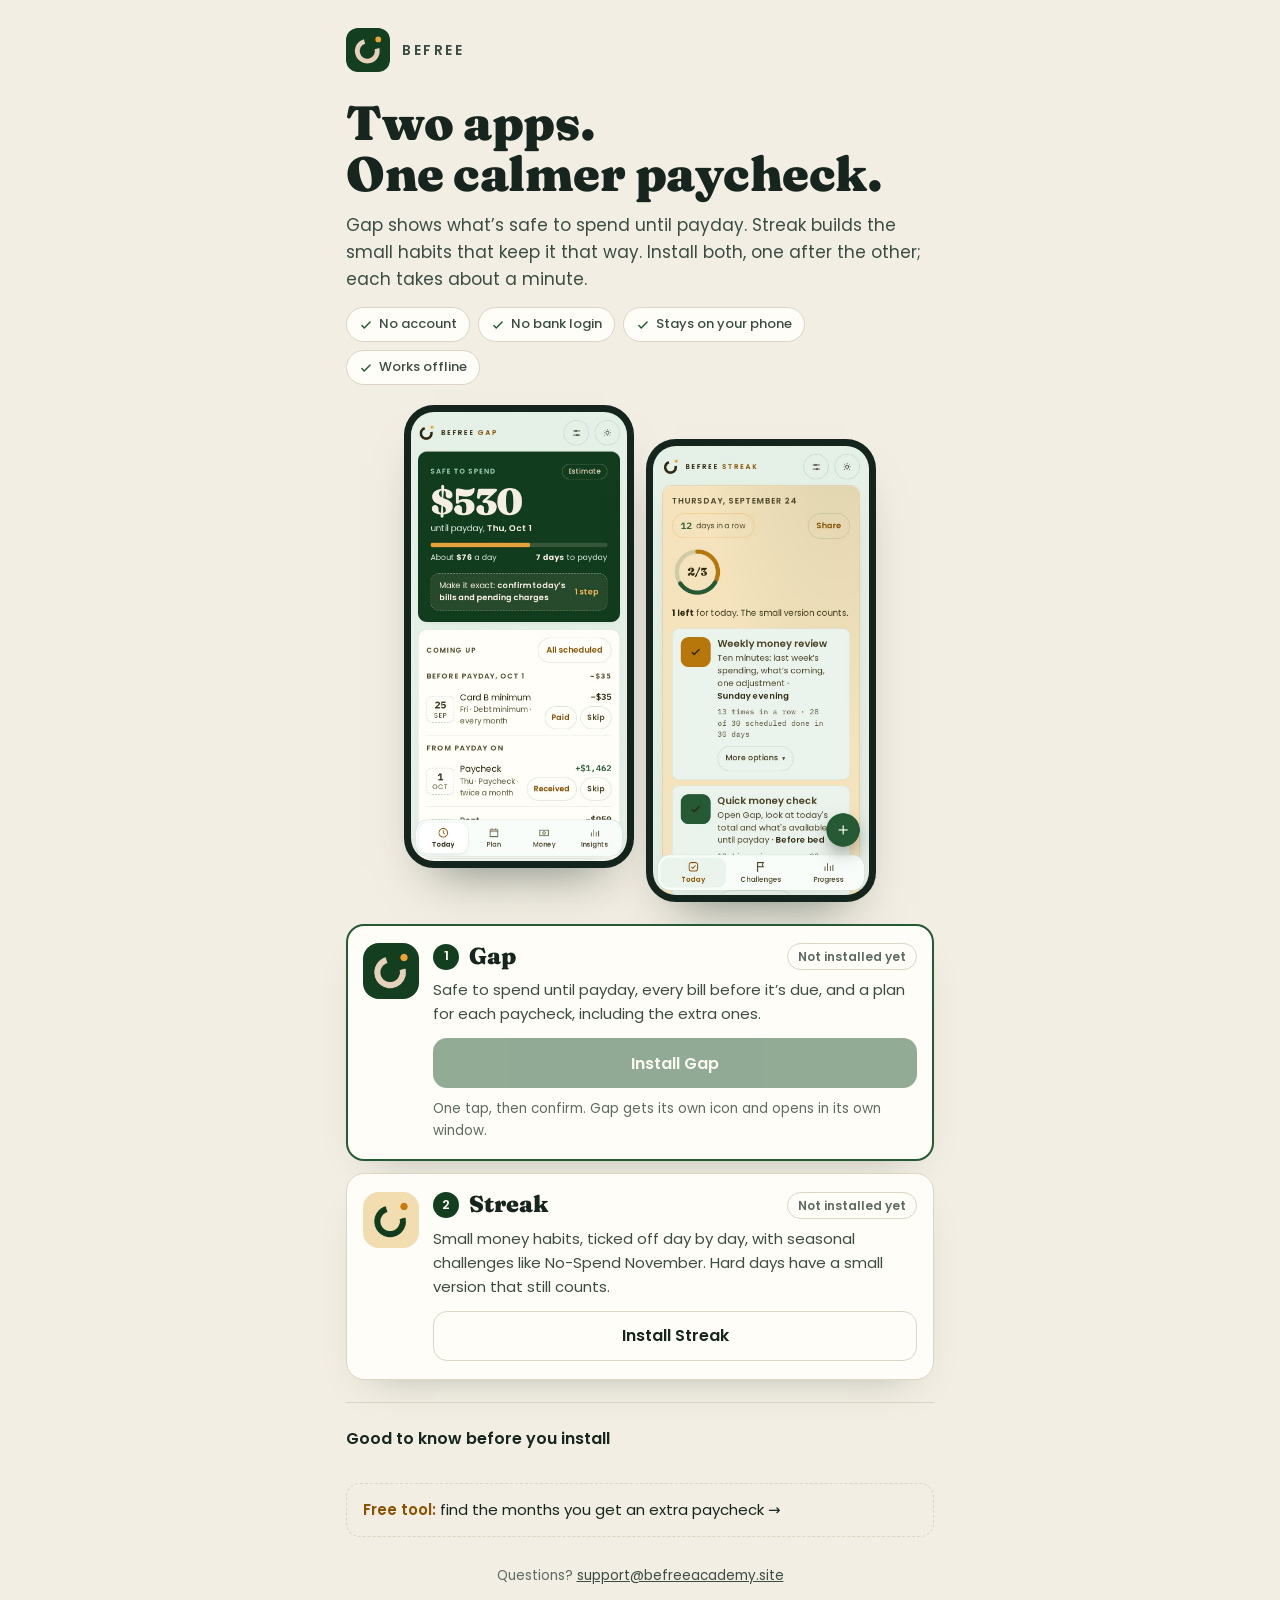
<file: befree-apps/index.html>
<!doctype html>
<html lang="en-US">
<head>
<meta charset="utf-8">
<meta name="viewport" content="width=device-width,initial-scale=1">
<meta http-equiv="Content-Security-Policy" content="default-src 'self'; style-src 'self' 'unsafe-inline'; img-src 'self'; object-src 'none'; base-uri 'none'; form-action 'none'">
<meta name="referrer" content="no-referrer">
<meta http-equiv="refresh" content="0; url=gap/install.html">
<meta name="theme-color" content="#133F20">
<link rel="icon" href="logo.svg" type="image/svg+xml">
<title>BeFree · Install Gap and Streak</title>
<style>body{margin:0;padding:48px 16px;background:#F3EEE3;color:#16261E;font:16px/1.6 system-ui,sans-serif;text-align:center}a{color:#255A34;font-weight:600}</style>
</head>
<body><p><a href="gap/install.html">Install Gap and Streak</a></p></body>
</html>
</file>
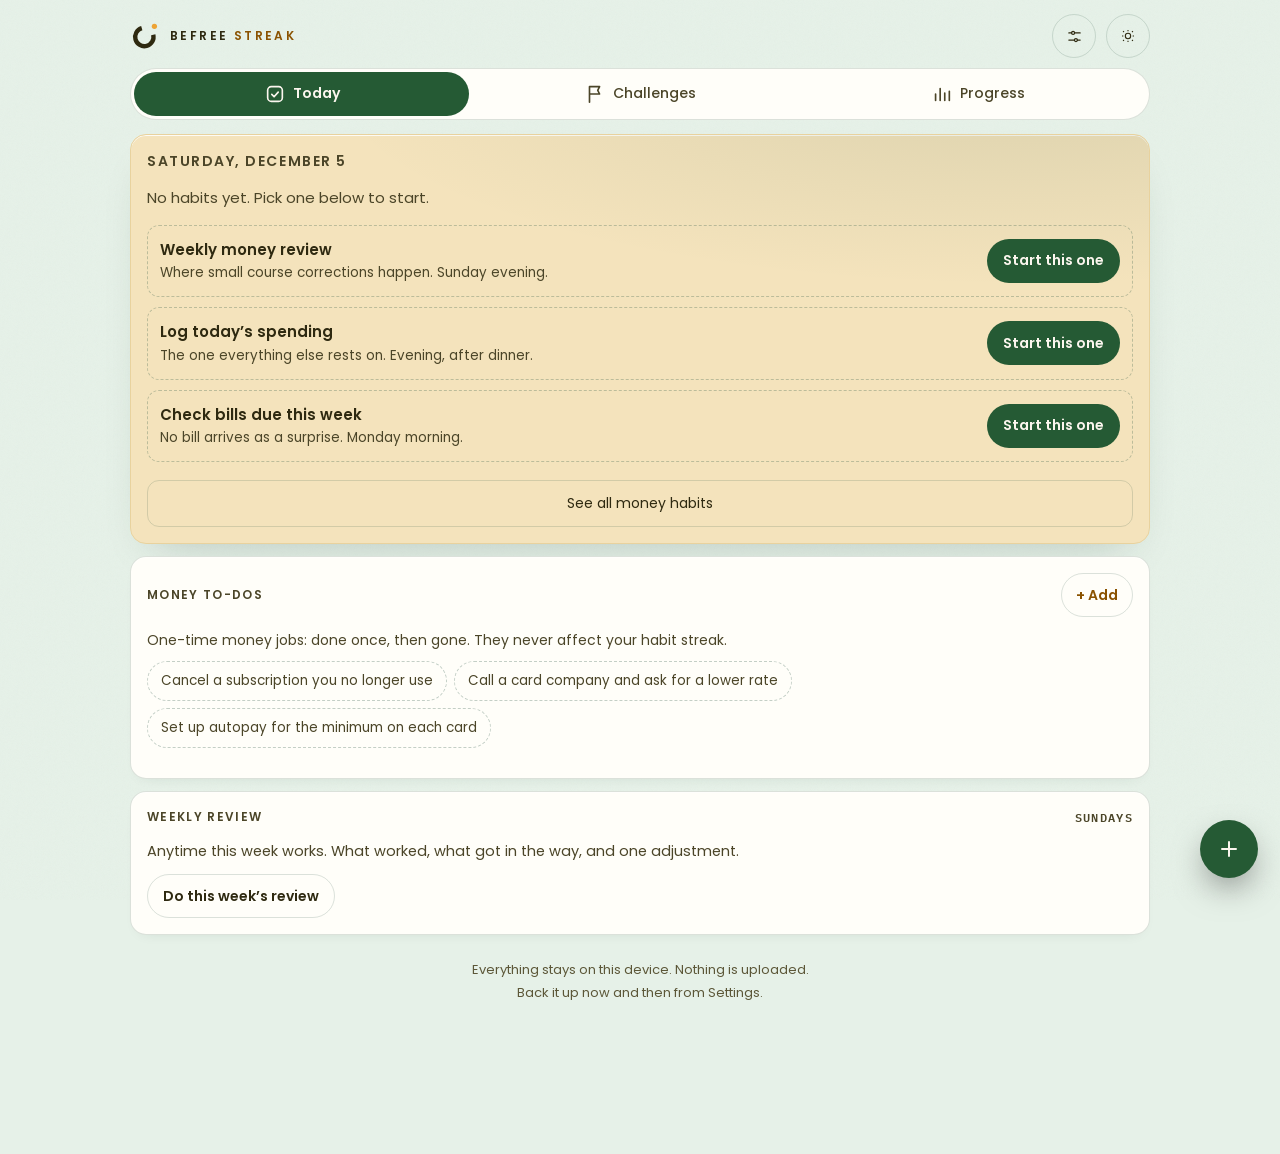
<file: befree-apps/streak/index.html>
<!doctype html>
<html lang="en-US" data-theme="dark">
<head>
<meta charset="utf-8">
<meta http-equiv="Content-Security-Policy" content="default-src 'self'; script-src 'self' 'sha256-4TFfnQTOqRP/UGhk94a/iOaqiq1Vj0Bd3gWmJBEvuKA=' 'sha256-MdnlgQtPATxRUx/87ZtGkMRdSA6GJ6LBnssmTgmvrSo=' 'sha256-23+ybjAFCSiptDWSjbwqJwYeF1JkxOUEjEscyqL5LPk=' 'sha256-PpRNIMMKQNaPRxBU6l59W5aQc6NKsEzqsFvhO7o0MTU=' 'sha256-3PwUPVtcIimOX1VFOVu72nkTnxbrkue/+9zTtM21+Us='; style-src 'self' 'unsafe-inline'; img-src 'self' data: blob:; font-src 'self' data:; connect-src 'self'; manifest-src 'self' blob: data:; worker-src 'self'; object-src 'none'; base-uri 'none'; form-action 'none'">
<meta name="referrer" content="no-referrer">
<meta name="viewport" content="width=device-width,initial-scale=1,viewport-fit=cover">
<link rel="icon" href="icons/favicon.svg" type="image/svg+xml">
<link rel="apple-touch-icon" href="icons/apple-touch-icon.png">
<link rel="manifest" href="manifest.webmanifest">
<meta name="theme-color" content="#011B08">
<meta name="description" content="Small, repeatable money habits: spending checks, bills, paydays and a weekly review. Records are stored in this browser.">
<meta name="apple-mobile-web-app-capable" content="yes">
<meta name="apple-mobile-web-app-status-bar-style" content="black-translucent">
<meta name="apple-mobile-web-app-title" content="Streak">
<meta name="mobile-web-app-capable" content="yes">
<meta name="color-scheme" content="light dark">
<title>BeFree Streak</title>
<script>(function(){try{var p=JSON.parse(localStorage.getItem('befree.streak.theme.v2'));if(p==null)p=JSON.parse(localStorage.getItem('befree.theme'))||JSON.parse(localStorage.getItem('befree.streak.theme'));if(p!=='light'&&p!=='dark')p=matchMedia('(prefers-color-scheme: dark)').matches?'dark':'light';document.documentElement.dataset.theme=p}catch(e){}try{var l=JSON.parse(localStorage.getItem('befree.streak.applock.v2'));if(l==null)l=JSON.parse(localStorage.getItem('befree.applock.v1'));if(l&&l.on&&l.hash)document.documentElement.setAttribute('data-applock','1')}catch(e){}})()</script>
<style>
@font-face{font-family:'Fraunces';font-style:normal;font-weight:400;font-display:swap;src:url([data-uri]) format('woff2')}
@font-face{font-family:'Fraunces';font-style:normal;font-weight:600;font-display:swap;src:url([data-uri]) format('woff2')}
@font-face{font-family:'Fraunces';font-style:normal;font-weight:900;font-display:swap;src:url([data-uri]) format('woff2')}
@font-face{font-family:'Poppins';font-style:normal;font-weight:400;font-display:swap;src:url([data-uri]) format('woff2')}
@font-face{font-family:'Poppins';font-style:normal;font-weight:500;font-display:swap;src:url([data-uri]) format('woff2')}
@font-face{font-family:'Poppins';font-style:normal;font-weight:600;font-display:swap;src:url([data-uri]) format('woff2')}
@font-face{font-family:'Poppins';font-style:normal;font-weight:700;font-display:swap;src:url([data-uri]) format('woff2')}
@font-face{font-family:'IBM Plex Mono';font-style:normal;font-weight:400;font-display:swap;src:url([data-uri]) format('woff2')}
@font-face{font-family:'IBM Plex Mono';font-style:normal;font-weight:500;font-display:swap;src:url([data-uri]) format('woff2')}
@font-face{font-family:'IBM Plex Mono';font-style:normal;font-weight:600;font-display:swap;src:url([data-uri]) format('woff2')}

/* ═══════ BeFree design system · shared by Gap and Streak ═══════
   One block, copied byte for byte into both apps, so a button, a sheet or a
   switch looks and behaves the same whichever app it is in. Only the
   app-specific layout lives below it. */
:root{
  --gold:#EDA335; --r:16px; --rs:12px; --rx:22px;
  --s1:4px; --s2:8px; --s3:12px; --s4:16px; --s5:22px; --s6:30px;
  --e:cubic-bezier(.22,.68,.32,1);
  --e-out:cubic-bezier(.23,1,.32,1);
  --eo:cubic-bezier(.16,1,.3,1);
  --e-io:cubic-bezier(.77,0,.175,1);
  --e-drw:cubic-bezier(.32,.72,0,1);
  /* type scale: nothing that carries meaning goes below 12px */
  --fz-micro:12px; --fz-cap:12.5px; --fz-body:14.5px; --fz-lead:15.5px;
  --tr-micro:.11em;
  --tap:44px;
}
/* Palette: Brunswick Green #255A34 · Celadon #9DD0B6 · Gamboge #EDA335 ·
   Tangerine #EB7D00 · Vanilla #EBE3A7 · Dun #E8D1BA · Drab Dark Brown #2E2910.
   Light-theme chart colors are deeper shades of the same hues, so every mark
   keeps at least 3:1 against the card and every text role at least 4.5:1. */
[data-theme=dark]{
  --bg:#011B08; --bg2:#0A2913; --sheet:#0A2913; --card:#133F20; --card2:#22522F; --card3:#265934;
  --hair:rgba(232,209,186,.17); --hair2:rgba(232,209,186,.09); --hair3:rgba(232,209,186,.28);
  --tx:#F6EEE2; --tx2:#D6E6DA; --tx3:#A6D8BE;
  --acc:#EDA335; --acc-text:#F2B85E; --acc2:#A6D8BE; --neg:#F9B06A; --pos:#A6D8BE; --warn:#F2B85E;
  --btn:#EDA335; --btnT:#2E2910;
  --grid:rgba(232,209,186,.1); --glow:rgba(237,163,53,.13);
  --sh:0 18px 50px -20px rgba(3,20,13,.75);
  --lift:0 0 0 1px rgba(232,209,186,.08), 0 10px 30px -18px rgba(3,20,13,.8);
  /* categorical ramp — identity only, never a verdict */
  --k0:#A9AA8E; --k1:#EDA335; --k2:#A6D8BE; --k3:#EB7D00; --k4:#EBE3A7; --k5:#6DB392;
  /* semantic money roles */
  --c-in:#A6D8BE; --c-fix:#EDA335; --c-var:#EB7D00; --c-keep:#EBE3A7; --c-over:#EB7D00; --c-plan:#E8D1BA; --c-ess:#EDA335; --c-opt:#EB7D00;
  --surfA:#133A1E; --surfB:#072510; --inset:#04200C;
  --hl:rgba(246,238,226,.06); --hl2:rgba(246,238,226,.035);
  --sh1:0 22px 56px -26px rgba(3,20,13,.85);
  --sh2:0 8px 22px -16px rgba(3,20,13,.65);
}
[data-theme=light]{
  --bg:#E6F1E8; --bg2:#DAE7DC; --sheet:#F9FDF9; --card:#FFFEF9; --card2:#FFFFFF; --card3:#EEF6EF;
  --hair:rgba(44,87,69,.17); --hair2:rgba(44,87,69,.09); --hair3:rgba(44,87,69,.28);
  --tx:#2E2910; --tx2:#4B4528; --tx3:#5C5738;
  --acc:#B7770A; --acc-text:#8A5200; --acc2:#255A34; --neg:#A34E00; --pos:#255A34; --warn:#8A5200;
  --btn:#255A34; --btnT:#FBF6EE;
  --grid:rgba(44,87,69,.1); --glow:rgba(44,87,69,.12);
  --sh:0 18px 46px -24px rgba(22,52,40,.28);
  --lift:0 0 0 1px rgba(44,87,69,.07), 0 1px 2px -1px rgba(22,52,40,.08), 0 8px 22px -14px rgba(22,52,40,.25);
  --k0:#7A7560; --k1:#B7770A; --k2:#255A34; --k3:#C96400; --k4:#8C8430; --k5:#3F8F6C;
  --c-in:#255A34; --c-fix:#B7770A; --c-var:#C96400; --c-keep:#8C8430; --c-over:#C96400; --c-plan:#5C5738; --c-ess:#B7770A; --c-opt:#C96400;
  --surfA:#F4FBF5; --surfB:#E2EEE4; --inset:#EBF4EC;
  --hl:rgba(255,255,255,.85); --hl2:rgba(255,255,255,.55);
  --sh1:0 20px 42px -24px rgba(22,52,40,.26);
  --sh2:0 6px 16px -12px rgba(22,52,40,.2);
}
*{margin:0;padding:0;box-sizing:border-box;-webkit-tap-highlight-color:transparent}
html{-webkit-text-size-adjust:100%}
body{
  background:var(--bg);color:var(--tx);font-family:Poppins,'Segoe UI',system-ui,sans-serif;
  font-size:15px;line-height:1.55;min-height:100dvh;overflow-x:hidden;
  -webkit-font-smoothing:antialiased;text-rendering:optimizeLegibility;
  transition:background .5s var(--e),color .5s var(--e);
}
body::before{
  content:"";position:fixed;inset:0;z-index:0;pointer-events:none;opacity:.028;
  background-image:url("data:image/svg+xml,%3Csvg xmlns='http://www.w3.org/2000/svg' width='120' height='120'%3E%3Cfilter id='n'%3E%3CfeTurbulence baseFrequency='.85' numOctaves='3'/%3E%3C/filter%3E%3Crect width='120' height='120' filter='url(%23n)'/%3E%3C/svg%3E");
}
body.locked{overflow:hidden}
button{font:inherit;color:inherit;background:none;border:0;cursor:pointer;transition:transform .16s var(--e-out)}
button:active{transform:scale(.97)}
button:disabled{cursor:default}
input,select,textarea{font:inherit;color:inherit}
:focus-visible{outline:2.5px solid var(--acc-text);outline-offset:3px;border-radius:6px}
.mono{font-family:'IBM Plex Mono',ui-monospace,'Courier New',monospace;font-variant-numeric:tabular-nums}
.fr{font-family:Fraunces,'Iowan Old Style',Georgia,serif;font-weight:900}
.eb{font-size:var(--fz-micro);font-weight:600;letter-spacing:var(--tr-micro);text-transform:uppercase;color:var(--tx2)}
h1,h2,h3{text-wrap:balance}
p{text-wrap:pretty}
.vh,.sr,.srt{position:absolute;width:1px;height:1px;margin:-1px;padding:0;overflow:hidden;
  clip:rect(0 0 0 0);clip-path:inset(50%);white-space:nowrap;border:0}
.skip{position:absolute;left:12px;top:-60px;z-index:200;padding:12px 16px;border-radius:var(--rs);
  background:var(--btn);color:var(--btnT);font-weight:600;font-size:14px;text-decoration:none}
.skip:focus{top:10px}

/* ── header: brand left; install, settings, theme right — same order in both apps ── */
header{display:flex;align-items:center;gap:10px;padding:14px 0 10px}
.mark{width:30px;height:30px;flex:0 0 auto}
.brand{font-size:12px;font-weight:600;letter-spacing:.2em;text-transform:uppercase}
.brand i{color:var(--acc-text);font-style:normal}
.sp{flex:1}
.ib{width:var(--tap);height:var(--tap);border-radius:50%;display:grid;place-items:center;flex:0 0 auto;
  border:1px solid var(--hair);color:var(--tx);transition:border-color .22s var(--e),background .22s var(--e),transform .16s var(--e-out)}
@media(hover:hover) and (pointer:fine){.ib:hover{border-color:var(--acc);background:var(--card)}}
.ib.hot{border-color:var(--acc);color:var(--acc2)}
.sib{font-size:13px;font-weight:600;color:var(--tx2);padding:0 12px;min-height:var(--tap);border-radius:99px;
  border:1px solid var(--hair);display:inline-flex;align-items:center;gap:6px;text-decoration:none;white-space:nowrap}
@media(hover:hover) and (pointer:fine){.sib:hover{border-color:var(--acc);color:var(--tx)}}
@media(max-width:380px){.sib .sibt{display:none}}

/* ── surfaces ── */
.card{background:var(--card);border:1px solid var(--hair);border-radius:var(--r);padding:var(--s4);
  position:relative;overflow:hidden;box-shadow:inset 0 1px 0 var(--hl2),var(--sh2)}
.card.hero,.card.lift1{background:linear-gradient(163deg,var(--surfA) 0%,var(--card) 46%,var(--surfB) 100%);
  border-color:var(--hair3);box-shadow:inset 0 1px 0 var(--hl),var(--sh1)}
.inset{background:var(--inset);border:1px solid var(--hair2);border-radius:var(--rs);
  box-shadow:inset 0 1px 2px rgba(0,0,0,.16)}
.ch{display:flex;align-items:center;justify-content:space-between;gap:8px;margin-bottom:13px;flex-wrap:wrap}
.ch h2{margin:0}
.bento{display:grid;gap:12px;grid-template-columns:1fr}
@media(min-width:760px){
  .bento{grid-template-columns:repeat(6,1fr)}
  .c6{grid-column:span 6}.c4{grid-column:span 4}.c3{grid-column:span 3}.c2{grid-column:span 2}
}
.sech{display:flex;align-items:baseline;justify-content:space-between;gap:10px;margin:26px 2px 10px}
.sech h2{font-size:13px;font-weight:600;letter-spacing:.14em;text-transform:uppercase;color:var(--tx2)}
.sech span{font-size:13px;color:var(--tx3)}

/* ── buttons: one primary, one secondary, one quiet link ── */
.save,.btn{width:100%;margin-top:10px;padding:14px 16px;min-height:48px;border-radius:var(--rs);background:var(--btn);
  color:var(--btnT);font-weight:600;font-size:15px;transition:opacity .2s var(--e),transform .16s var(--e-out)}
.btn{width:auto;margin:0;display:inline-flex;align-items:center;justify-content:center;gap:6px;min-height:var(--tap);
  padding:10px 16px;font-size:14px;border-radius:99px}
.save:disabled,.btn:disabled{opacity:.35}
.ghost,.btn2{width:100%;margin-top:8px;padding:12px 14px;min-height:var(--tap);border-radius:var(--rs);border:1px solid var(--hair);
  font-size:14px;color:var(--tx);transition:border-color .2s var(--e),color .2s var(--e),transform .16s var(--e-out)}
.btn2{width:auto;margin:0;display:inline-flex;align-items:center;justify-content:center;gap:6px;border-radius:99px;
  font-weight:600;color:var(--tx);padding:9px 15px}
@media(hover:hover) and (pointer:fine){.ghost:hover,.btn2:hover{border-color:var(--acc)}}
.ghost.danger{color:var(--neg)}
@media(hover:hover) and (pointer:fine){.ghost.danger:hover{border-color:var(--neg)}}
.lnk,.mc{font-size:14px;font-weight:600;color:var(--acc-text);padding:9px 14px;min-height:var(--tap);border-radius:99px;white-space:nowrap;
  border:1px solid var(--hair);display:inline-flex;align-items:center;gap:6px;transition:border-color .2s var(--e),transform .16s var(--e-out)}
@media(hover:hover) and (pointer:fine){.lnk:hover,.mc:hover{border-color:var(--acc)}}
.tlink{color:var(--acc-text);font-weight:600;font-size:inherit;text-decoration:underline;text-underline-offset:3px;
  padding:0;min-height:0;display:inline;position:relative}
.tlink::after{content:"";position:absolute;inset:-12px -4px}
.info{width:28px;height:28px;border-radius:50%;display:inline-grid;place-items:center;color:var(--tx3);
  position:relative;vertical-align:middle;flex:0 0 auto}
.info::after{content:"";position:absolute;inset:-8px}
.info:hover{color:var(--acc-text)}

/* ── chips + segmented controls ── */
.chips{display:flex;gap:7px;overflow-x:auto;padding:12px 0 3px;scrollbar-width:none}
.chips::-webkit-scrollbar{display:none}
.chip{flex:0 0 auto;padding:8px 14px;min-height:var(--tap);border-radius:99px;border:1px solid var(--hair);
  font-size:13.5px;font-weight:500;color:var(--tx2);white-space:nowrap;
  transition:border-color .2s var(--e),color .2s var(--e),background .2s var(--e),transform .16s var(--e-out)}
@media(hover:hover) and (pointer:fine){.chip:hover{border-color:var(--acc);color:var(--tx)}}
.chip[aria-pressed=true]{background:var(--btn);border-color:var(--btn);color:var(--btnT);font-weight:600}
/* [hidden] has to win over the layout rules that follow it */
[hidden]{display:none!important}
.seg{display:flex;gap:6px;margin-bottom:14px;flex-wrap:wrap}
.seg button{flex:1;padding:10px 8px;min-height:var(--tap);border-radius:var(--rs);border:1px solid var(--hair);
  font-size:14px;color:var(--tx2);transition:border-color .2s var(--e),background .2s var(--e),color .2s var(--e),transform .16s var(--e-out)}
.seg button[aria-pressed=true]{background:var(--card2);color:var(--tx);font-weight:600;border-color:var(--acc);
  box-shadow:inset 0 0 0 1px var(--acc)}
.seg.sm button{flex:0 1 auto;padding:8px 13px;font-size:13.5px}

/* ── switch ── */
.sw{width:48px;height:28px;border-radius:99px;background:var(--hair3);position:relative;flex:0 0 auto;
  transition:background .22s var(--e)}
.sw::before{content:"";position:absolute;top:3px;left:3px;width:22px;height:22px;border-radius:50%;
  background:var(--tx);transition:transform .22s var(--e-out),background .22s var(--e)}
.sw::after{content:"";position:absolute;left:50%;top:50%;transform:translate(-50%,-50%);width:56px;height:var(--tap)}
.sw[aria-checked=true]{background:var(--btn)}
.sw[aria-checked=true]::before{transform:translateX(20px);background:var(--btnT)}

/* ── form fields ── */
.fld{display:flex;flex-direction:column;gap:6px;margin-bottom:12px}
.fld label,.fld .lab{font-size:12.5px;font-weight:600;letter-spacing:.06em;text-transform:uppercase;color:var(--tx2)}
.fld input,.fld select,.fld textarea{border:1px solid var(--hair3);border-radius:var(--rs);padding:12px;background:var(--card);
  outline:none;font-size:16px;transition:border-color .2s var(--e);width:100%;min-width:0;min-height:48px}
.fld textarea{min-height:72px;resize:vertical;line-height:1.45}
.fld input:focus,.fld select:focus,.fld textarea:focus{border-color:var(--acc);box-shadow:0 0 0 1px var(--acc)}
.fld .hint{font-size:13px;color:var(--tx3);line-height:1.5}
.two{display:grid;grid-template-columns:1fr 1fr;gap:10px}
.two>*{min-width:0}
.chk{display:flex;align-items:flex-start;gap:10px;font-size:14px;color:var(--tx);padding:8px 0;cursor:pointer;min-height:var(--tap)}
.chk input{width:22px;height:22px;accent-color:var(--btn);flex:0 0 auto;margin-top:1px}
.chk small{display:block;color:var(--tx3);font-size:13px}

/* ── sheets (every dialog in both apps is one of these) ── */
.scrim{position:fixed;inset:0;z-index:70;background:rgba(3,12,8,.62);backdrop-filter:blur(4px);
  opacity:0;pointer-events:none;transition:opacity .3s var(--e)}
.scrim.on{opacity:1;pointer-events:auto}
.sheet{position:fixed;left:0;right:0;bottom:0;z-index:80;background:var(--sheet);
  border-top:1px solid var(--hair);border-radius:var(--rx) var(--rx) 0 0;
  padding:12px 18px calc(20px + env(safe-area-inset-bottom));
  transform:translateY(103%);transition:transform .4s var(--e-drw);
  max-width:560px;margin:0 auto;max-height:92dvh;overflow-y:auto;box-shadow:var(--sh);visibility:hidden}
.sheet.on{transform:translateY(0);visibility:visible}
@media(min-width:760px){
  .sheet{bottom:auto;top:50%;border:1px solid var(--hair);border-radius:var(--rx);
    transform:translate(0,-46%) scale(.98);opacity:0;transition:transform .3s var(--e-out),opacity .25s var(--e);
    max-height:86dvh;padding-bottom:22px}
  .sheet.on{transform:translate(0,-50%);opacity:1}
  .sheet .handle{display:none}
}
.handle{width:40px;height:4px;border-radius:99px;background:var(--hair3);margin:0 auto 14px}
.shx{position:absolute;right:10px;top:8px;width:var(--tap);height:var(--tap);border-radius:50%;display:grid;place-items:center;color:var(--tx2)}
.shx:hover{color:var(--tx)}
.stitle{font-size:17px;font-weight:600;margin:4px 40px 6px;text-align:center;line-height:1.3}
.ssub{font-size:14px;color:var(--tx2);text-align:center;margin-bottom:14px;line-height:1.55}
.shsec{font-size:12.5px;font-weight:600;letter-spacing:.1em;text-transform:uppercase;color:var(--tx2);margin:20px 0 8px}
.rowp,.rp{display:flex;align-items:center;justify-content:space-between;gap:12px;
  padding:12px 0;border-bottom:1px solid var(--hair2)}
.rowp:last-child,.rp:last-child{border-bottom:0}
.rn{font-size:15px;font-weight:500}.rm{font-size:13px;color:var(--tx3);margin-top:2px;line-height:1.45}
.privbody,.privb{font-size:14.5px;line-height:1.65;color:var(--tx2)}
.privbody p,.privb p{margin:0 0 12px}
.privbody b,.privb b{color:var(--tx);font-weight:600}
.privlink,.plink{display:inline-block;margin:0 0 10px;font-size:14px;font-weight:600;color:var(--acc-text);text-align:left;
  text-decoration:underline;text-underline-offset:3px;min-height:var(--tap);padding:10px 0}
.dgrid{display:grid;grid-template-columns:1fr 1fr;gap:8px}
.dgrid .ghost{margin:0}

/* ── feedback ── */
.toast{position:fixed;left:50%;bottom:calc(150px + env(safe-area-inset-bottom));transform:translate(-50%,12px);z-index:90;
  background:var(--card2);border:1px solid var(--hair3);border-radius:99px;padding:11px 18px;max-width:calc(100vw - 32px);
  font-size:14px;opacity:0;pointer-events:none;transition:opacity .3s var(--e-out),transform .3s var(--e-out);box-shadow:var(--sh)}
.toast.on{opacity:1;transform:translate(-50%,0)}
@media(min-width:641px){.toast{bottom:100px}}
.banner{display:flex;align-items:center;gap:10px;border:1px solid var(--hair);
  border-left:3px solid var(--acc);border-radius:var(--rs);padding:10px 10px 10px 14px;margin-bottom:12px;
  background:var(--card);box-shadow:var(--lift);opacity:0;transform:translateY(-6px);
  transition:opacity .28s var(--e-out),transform .28s var(--e-out)}
.banner.on{opacity:1;transform:none}
.banner .bt{flex:1;min-width:0}
.banner .b1{font-size:14.5px;font-weight:500;line-height:1.4}
.banner .b2{font-size:13px;color:var(--tx3);margin-top:2px;line-height:1.5}
.banner .ba{display:flex;gap:6px;align-items:center;flex:0 0 auto;flex-wrap:wrap;justify-content:flex-end}
.xb{width:var(--tap);height:var(--tap);border-radius:50%;display:grid;place-items:center;color:var(--tx2);flex:0 0 auto}
.empty{text-align:center;padding:28px 14px;color:var(--tx3);font-size:14px;line-height:1.65}
.empty .em{width:40px;height:40px;margin:0 auto 12px;border-radius:12px;display:grid;
 place-items:center;color:var(--tx3);background:var(--inset);border:1px solid var(--hair2)}
.empty b{display:block;color:var(--tx);font-size:15px;margin-bottom:4px;font-weight:600}
.empty .es{display:block;max-width:38ch;margin:0 auto}
.empty .ea{display:inline-flex;align-items:center;gap:6px;margin-top:14px;font-size:14px;min-height:var(--tap);
 font-weight:600;color:var(--btnT);background:var(--btn);padding:10px 18px;border-radius:99px}
.note{font-size:13px;color:var(--tx3);text-align:center;margin-top:24px;line-height:1.7}
.pill{display:inline-flex;align-items:center;gap:5px;font-size:12px;font-weight:600;letter-spacing:.04em;
  padding:3px 9px;border-radius:99px;border:1px solid var(--hair);color:var(--tx2);white-space:nowrap;line-height:1.4}
.pill.plan{border-style:dashed}
.pill.warn{border-color:var(--warn);color:var(--warn)}
.pill.neg{border-color:var(--neg);color:var(--neg)}
.pill.ok{border-color:var(--acc2);color:var(--acc2)}
.status{display:flex;align-items:flex-start;gap:10px;padding:12px 14px;border-radius:var(--rs);background:var(--inset);
  border:1px solid var(--hair2);font-size:14px;line-height:1.5;color:var(--tx2)}
.status .dotc{width:10px;height:10px;border-radius:50%;margin-top:6px;flex:0 0 auto;background:var(--tx3)}
.status.on .dotc{background:var(--acc2)}
.status b{color:var(--tx)}
.cols{columns:1}

/* ── the install card ── */
.instcard{border:1.5px solid var(--acc2);border-radius:var(--r,16px);background:var(--card);
  padding:14px 15px 12px;margin:0 0 14px;color:var(--tx)}
body[data-stab]:not([data-stab="today"]) .instcard.float{display:none}
.instcard.float{position:fixed;z-index:60;left:12px;right:12px;bottom:calc(84px + env(safe-area-inset-bottom));
  max-width:440px;margin:0 auto;box-shadow:var(--sh);animation:icUp .35s var(--e-out)}
@keyframes icUp{from{opacity:0;transform:translateY(12px)}to{opacity:1;transform:none}}
@media(min-width:641px){.instcard.float{left:auto;right:22px;bottom:96px;width:380px}}
.ic-h{display:flex;align-items:center;gap:10px;margin:0 0 7px}
.ic-h b{flex:1;font:700 15px/1.3 Poppins,system-ui,sans-serif}
.ic-x{min-height:var(--tap);padding:0 14px;border:1px solid var(--hair);border-radius:11px;
  background:transparent;color:var(--tx2);font:500 14px/1 Poppins,system-ui,sans-serif;cursor:pointer}
.instcard p{margin:0;font:400 14px/1.55 Poppins,system-ui,sans-serif;color:var(--tx2)}
.ic-row{margin-top:12px}
.ic-go{width:100%;min-height:48px;border:0;border-radius:13px;background:var(--btn);
  color:var(--btnT);font:700 15px/1 Poppins,system-ui,sans-serif;cursor:pointer}
.ic-s{margin:11px 0 0;padding:0 0 0 19px;font:400 14px/1.8 Poppins,system-ui,sans-serif;color:var(--tx)}
.ic-s b{font-weight:600}
.ic-n{margin-top:11px;padding-top:9px;border-top:1px solid var(--hair2);font-size:13px;color:var(--tx3)}
.ic-save{margin-top:10px;min-height:var(--tap);padding:0;border:0;background:transparent;
  color:var(--tx2);font:500 13.5px/1 Poppins,system-ui,sans-serif;
  text-decoration:underline;text-underline-offset:3px;cursor:pointer}

/* ── optional PIN lock: one screen, shared by both apps ──
   Driven entirely by data-applock on <html> (set pre-paint, see the inline
   head script), so the real content is never in the accessibility tree or
   tab order while this is up, and there is nothing to flash on reload. */
@keyframes alIn{from{opacity:0}to{opacity:1}}
.applock-scr{position:fixed;inset:0;z-index:99;background:var(--bg);display:none;overflow-y:auto}
html[data-applock] .applock-scr{display:flex;align-items:center;animation:alIn .25s var(--e-out)}
html[data-applock] .wrap,html[data-applock] #fab,html[data-applock] .skip{visibility:hidden}
/* "Forgot your PIN?" confirms through the normal ask() sheet, which must
   float above the lock screen rather than being trapped behind it */
html[data-applock] #shAsk,html[data-applock] #scrim{z-index:100}
.al-box{max-width:320px;width:100%;margin:0 auto;padding:32px 24px calc(32px + env(safe-area-inset-bottom))}
.al-h1{font-size:22px;font-weight:700;letter-spacing:-.01em;margin-bottom:6px}
.al-h2{font-size:14.5px;color:var(--tx2);line-height:1.5;margin-bottom:20px}
.al-in{display:block;width:100%;border:1px solid var(--hair3);border-radius:var(--r);background:var(--card);
  padding:14px 16px;font-size:26px;font-weight:600;letter-spacing:.3em;text-align:center;outline:none;
  color:var(--tx);transition:border-color .2s var(--e)}
.al-in:focus{border-color:var(--acc)}
.al-forgot{display:block;width:100%;text-align:center;margin-top:14px;font-size:14px;color:var(--tx2);
  text-decoration:underline;text-underline-offset:3px;padding:10px;min-height:var(--tap)}

@media(prefers-reduced-motion:reduce){
  *,*::before,*::after{animation-duration:.01ms!important;animation-iteration-count:1!important;
    transition-duration:.01ms!important;scroll-behavior:auto!important}
}
@media(forced-colors:active){.sw,.chip[aria-pressed=true],.seg button[aria-pressed=true]{border:2px solid CanvasText}}
/* ═══════ end of shared design system ═══════ */
[tabindex="-1"]:focus{outline:none}

/* user-written names can be one long word; they wrap instead of spilling out */
h3,.tt,.hn,.ha,.hsm,.tn,.un,.gn,.dname,.cn,.mh,.mm,.mvn,.shn,.lg,.rkn,.inbi .t,.inbi .s,.mc,.btn2,.gproj{overflow-wrap:anywhere}

/* ═══════ BeFree Streak · app layout ═══════ */
.wrap{max-width:1080px;margin:0 auto;padding:0 16px 110px;position:relative;z-index:1}
@media(min-width:900px){.wrap{padding:0 30px 60px}}
.brand{white-space:nowrap}
@media(max-width:430px){.sib .sibt{display:none}.sib{padding:0;width:var(--tap);justify-content:center}}
.card{margin-bottom:12px}
.bento .card{margin-bottom:0}
.bento{margin:0 0 12px}

/* ═══════ HERO · today ═══════ */
.hero::after{content:"";position:absolute;inset:0;pointer-events:none;
 background:radial-gradient(115% 85% at 88% -14%,var(--glow),transparent 60%)}
.hero>*{position:relative;z-index:1}
.htop{display:flex;align-items:center;justify-content:space-between;gap:10px;margin-bottom:14px;flex-wrap:wrap}
.htop h2{font-size:14px}
.hnum{display:flex;align-items:center;gap:16px;flex-wrap:wrap}
.bcap{font-size:15px;color:var(--tx2);line-height:1.5;max-width:40ch}
.bcap b{color:var(--tx)}
.flame{display:flex;align-items:center;gap:7px;padding:8px 14px;border-radius:99px;
 border:1px solid rgba(237,163,53,.4);white-space:nowrap}
.flame b{font-family:'IBM Plex Mono',monospace;font-size:16px;color:var(--acc2)}
.flame span{font-size:13px;color:var(--tx2)}
.ringwrap{position:relative;width:88px;height:88px;flex:0 0 auto}
.ringwrap svg{width:88px;height:88px;display:block}
.ringn{position:absolute;inset:0;display:grid;place-items:center;font-size:19px;letter-spacing:-.02em;transition:color .3s var(--e)}

/* ═══════ today’s list: the task is the point of the screen ═══════ */
.today{margin-top:16px;display:flex;flex-direction:column;gap:10px}
.hrow{display:grid;grid-template-columns:52px minmax(0,1fr);gap:12px;align-items:start;padding:14px;
 border:1px solid var(--hair);border-radius:var(--rs);background:var(--card);transition:border-color .22s var(--e),background .22s var(--e)}
.hrow.on{border-color:var(--hair2);background:var(--inset)}
.tick{width:52px;height:52px;border-radius:14px;border:2px solid var(--hair3);display:grid;place-items:center;
 transition:background .3s var(--eo),border-color .3s var(--eo)}
.tick svg{opacity:0;transform:scale(.5);transition:opacity .3s var(--eo),transform .3s var(--eo)}
.hrow.on .tick svg{opacity:1;transform:scale(1)}
.tick.half{background:linear-gradient(135deg,var(--hc) 0 50%,transparent 50%)!important}
.hn{font-size:17px;font-weight:600;line-height:1.3;display:flex;gap:7px;align-items:center;flex-wrap:wrap}
.hrow.on .hn{color:var(--tx2)}
.ha{font-size:14.5px;color:var(--tx2);margin-top:4px;line-height:1.5}
.ha b{color:var(--tx);font-weight:600}
.hsm{font-size:14px;color:var(--tx2);margin-top:6px;line-height:1.5;padding:8px 10px;border-radius:10px;background:var(--hl2);border:1px dashed var(--hair3)}
.hsm b{color:var(--tx)}
.hm{font-size:13px;color:var(--tx3);margin-top:7px;line-height:1.5}
.hbtns{display:flex;flex-wrap:wrap;gap:7px;margin-top:10px}
.hbtns button{font-size:13.5px;font-weight:600;min-height:var(--tap);padding:8px 13px;border-radius:99px;border:1px solid var(--hair);color:var(--tx)}
.hbtns button.q{color:var(--tx2);font-weight:500}
.hbtns button:hover{border-color:var(--acc)}
.ev{margin-top:9px;font-size:13.5px;line-height:1.5;padding:8px 10px;border-radius:10px;background:var(--inset);border:1px solid var(--hair2);color:var(--tx2)}
.ev b{color:var(--tx)}
.ev.ok{border-color:rgba(157,208,182,.35)}
.ev.warn{border-color:var(--warn)}
.later{margin-top:14px;border-top:1px solid var(--hair2);padding-top:10px}
.later summary{cursor:pointer;font-size:14px;font-weight:600;color:var(--tx2);min-height:var(--tap);display:flex;align-items:center;list-style:none;gap:8px}
.later summary::-webkit-details-marker{display:none}
.later summary::before{content:"›";font-size:20px;transition:transform .2s var(--e)}
.later[open] summary::before{transform:rotate(90deg)}
.lrow{display:flex;justify-content:space-between;gap:10px;padding:9px 0;border-bottom:1px solid var(--hair2);font-size:14.5px;align-items:center}
.lrow:last-child{border-bottom:0}
.lrow span:last-child{color:var(--tx3);font-size:13.5px;text-align:right}
.lrow button{text-align:left;min-height:40px;display:flex;align-items:center;gap:8px}

/* ── habit colour chips ── */
.cpick{display:flex;gap:9px;flex-wrap:wrap}
.cpick button{width:var(--tap);height:var(--tap);border-radius:12px;border:3px solid transparent;
 transition:transform .18s var(--eo),border-color .18s var(--e)}
.cpick button[aria-pressed=true]{border-color:var(--tx);transform:scale(1.06)}
.hdot{width:10px;height:10px;border-radius:3px;display:inline-block;margin-right:7px;flex:0 0 auto;vertical-align:middle}

/* ── views ── */
.gviews{display:flex;gap:3px;background:var(--bg2);padding:3px;border-radius:99px}
[data-theme=light] .gviews{background:var(--inset)}
.gviews button{font-size:13.5px;font-weight:500;padding:6px 16px;min-height:var(--tap);border-radius:99px;
 color:var(--tx2);transition:background .2s var(--e),color .2s var(--e)}
.gviews button[aria-pressed=true]{background:var(--card2);color:var(--tx);font-weight:600;box-shadow:var(--sh2)}
.mnav{display:flex;align-items:center;gap:2px}
.mnav button{width:var(--tap);height:var(--tap);border-radius:10px;display:grid;place-items:center;color:var(--tx2)}
.mnav button:disabled{opacity:.3}
/* thirteen-week small multiples */
.mult{display:grid;gap:20px 26px;grid-template-columns:1fr}
@media(min-width:560px){.mult{grid-template-columns:repeat(auto-fit,minmax(220px,1fr))}}
.mh{display:flex;align-items:center;gap:8px;margin:0 0 9px}
.mn{font:600 14.5px/1.25 Poppins,system-ui,sans-serif;color:var(--tx);flex:1;min-width:0;overflow:hidden;text-overflow:ellipsis;white-space:nowrap}
.mr{font-size:13px;font-weight:600;color:var(--tx2);flex:0 0 auto}
.sq13{display:grid;grid-template-columns:repeat(13,1fr);grid-template-rows:repeat(7,1fr);gap:3px;max-width:240px}
.sq{aspect-ratio:1;border-radius:3px;background:var(--hair2);border:1px solid var(--hair2)}
.sq.off{background:transparent;border-color:transparent;opacity:.5}
.sq.pz{background:transparent;border:1px dashed var(--hair3)}
.sq.miss{background:transparent;border-color:var(--hair3)}
.sq.now{box-shadow:0 0 0 1.5px var(--acc2)}
/* seven days at a time */
.wkbar{display:flex;align-items:center;justify-content:space-between;gap:8px;margin:0 0 10px}
.wkr{font-size:14px;letter-spacing:.03em;color:var(--tx2);text-align:center;flex:1}
.wknav{min-width:var(--tap);min-height:var(--tap);border:1px solid var(--hair);border-radius:12px;
  background:transparent;color:var(--tx2);font-size:19px;line-height:1;cursor:pointer}
.wknav:disabled{opacity:.3;cursor:default}
.wtab{display:flex;flex-direction:column;gap:5px}
.wrow{display:grid;grid-template-columns:112px repeat(7,minmax(0,1fr));gap:4px;align-items:center}
.whead .wd{display:flex;flex-direction:column;align-items:center;gap:2px;padding:2px 0 4px}
.whead .wd b{font:600 12px/1 Poppins,system-ui,sans-serif;letter-spacing:.04em;color:var(--tx2)}
.whead .wd i{font:500 13px/1 'IBM Plex Mono',monospace;font-style:normal;color:var(--tx2)}
.whead .wd.now i{color:var(--acc2);font-weight:700}
.wlab{display:grid;grid-template-columns:10px 1fr;gap:6px;align-items:center;min-height:52px;
  padding:4px 6px 4px 2px;border:0;background:transparent;text-align:left;cursor:pointer;overflow:hidden;border-radius:10px}
.wlab .hdot{margin:0}
.wlab:hover,.wlab:focus-visible{background:var(--hl2)}
.wn{min-width:0;font:600 13px/1.25 Poppins,system-ui,sans-serif;color:var(--tx);
  display:-webkit-box;-webkit-line-clamp:2;-webkit-box-orient:vertical;overflow:hidden}
.wx{grid-column:2;font-size:11.5px;color:var(--tx3);margin-top:1px}
.wc{height:var(--tap);border:1.5px solid var(--hair3);border-radius:11px;background:transparent;
  padding:0;cursor:pointer;display:grid;place-items:center;color:var(--tx3);font-size:12px;transition:background .18s var(--e),border-color .18s var(--e)}
.wc.today{box-shadow:0 0 0 2px var(--bg),0 0 0 4px var(--acc2)}
.wc.fut{opacity:.35;cursor:default}
.wc.off{border-style:dashed;border-color:var(--hair2);opacity:.45;cursor:default}
.wc.pz{border-style:dotted;opacity:.6;cursor:default}
.wc.ghost{border:0;background:transparent;cursor:default}
.wc.half{background:linear-gradient(135deg,var(--hc) 0 50%,transparent 50%)!important}
.whint{margin:12px 0 0;font-size:13.5px;line-height:1.5;color:var(--tx3)}
@media(max-width:380px){.wrow{grid-template-columns:88px repeat(7,minmax(0,1fr));gap:3px}}
.legend{display:flex;align-items:center;flex-wrap:wrap;gap:6px 10px;font-size:12.5px;color:var(--tx2);margin-top:12px}
.legend span{display:inline-flex;align-items:center;gap:6px}
.legend i{width:13px;height:13px;border-radius:4px;display:inline-block;border:1.5px solid var(--hair3)}

/* ── ranking ── */
.rk+.rk{margin-top:16px}
.rkt{display:flex;justify-content:space-between;align-items:center;gap:10px;font-size:14.5px;margin-bottom:6px}
.rkn{display:flex;align-items:center;min-width:0;overflow:hidden;text-overflow:ellipsis;white-space:nowrap}
.rkv{font-weight:600;flex:0 0 auto}
.rktr{height:8px;border-radius:99px;background:var(--hair2);overflow:hidden}
.rkf{height:100%;border-radius:99px;width:0;transition:width .9s var(--eo)}
.rks{font-size:13px;color:var(--tx3);margin-top:5px}

/* ── stats ── */
.tiles{display:grid;grid-template-columns:repeat(2,1fr);gap:10px;margin-bottom:12px}
@media(min-width:620px){.tiles{grid-template-columns:repeat(4,1fr)}}
.tile{background:var(--card);border:1px solid var(--hair);border-radius:var(--rs);padding:14px 13px;position:relative;overflow:hidden}
.tile .rail{position:absolute;left:0;top:0;bottom:0;width:3px;background:var(--acc)}
.tile .v{font-size:21px;font-weight:600;margin-top:5px;letter-spacing:-.015em}
.tile .s{font-size:13px;color:var(--tx3);margin-top:2px;line-height:1.45}
.bars{display:flex;align-items:flex-end;gap:5px;height:84px;margin-top:6px}
.bars div{flex:1;background:var(--acc2);border-radius:3px 3px 0 0;min-height:2px;transition:height .8s var(--eo)}
.bars div.none{background:transparent;border-bottom:2px dashed var(--hair3)}
.blab{display:flex;gap:5px;margin-top:6px}
.blab span{flex:1;text-align:center;font-size:11.5px;color:var(--tx2)}
.foot{font-size:13.5px;color:var(--tx3);line-height:1.6;margin-top:8px}
.foot b{color:var(--tx2)}

/* ── review + inbox ── */
.rv-q{font-size:15px;font-weight:600;margin:0 0 6px}
.revcard .prev{font-size:14.5px;color:var(--tx2);line-height:1.55}
.revcard .prev b{color:var(--tx)}
.inb{display:flex;flex-direction:column;gap:10px}
.inbi{display:flex;gap:12px;align-items:center;justify-content:space-between;padding:12px;border:1px dashed var(--hair3);border-radius:var(--rs);flex-wrap:wrap}
.inbi .t{font-size:15px;font-weight:600}.inbi .s{font-size:13.5px;color:var(--tx2);margin-top:2px}
.inbi .b{display:flex;gap:7px}

/* ── library ── */
.lib h3{font-size:12.5px;font-weight:600;letter-spacing:.1em;text-transform:uppercase;color:var(--tx2);margin:16px 0 8px}
.lib h3:first-child{margin-top:4px}
.libi{width:100%;text-align:left;display:block;padding:12px 14px;border:1px solid var(--hair);border-radius:var(--rs);margin-bottom:8px;min-height:var(--tap)}
.libi:hover{border-color:var(--acc)}
.libi b{display:block;font-size:15px;font-weight:600}
.libi span{display:block;font-size:13.5px;color:var(--tx2);margin-top:3px;line-height:1.45}
.libi em{display:inline-block;font-style:normal;font-size:12px;font-weight:600;color:var(--acc-text);margin-top:5px}
.days{display:flex;gap:5px}
.days button{flex:1;padding:9px 0;min-height:var(--tap);border-radius:var(--rs);border:1px solid var(--hair);
 font-size:14px;color:var(--tx2);transition:background .2s var(--e),border-color .2s var(--e),color .2s var(--e)}
.days button[aria-pressed=true]{background:var(--btn);border-color:var(--btn);color:var(--btnT);font-weight:600}

/* ── fab ── */
.fab{position:fixed;right:16px;bottom:calc(20px + env(safe-area-inset-bottom));z-index:55;
 width:58px;height:58px;border-radius:50%;background:var(--btn);color:var(--btnT);
 display:grid;place-items:center;box-shadow:0 14px 34px -8px rgba(0,0,0,.5);transition:transform .25s var(--e)}
@media(hover:hover) and (pointer:fine){.fab:hover{transform:scale(1.06)}}
.fab:active{transform:scale(.94)}
@media(min-width:641px){.fab{right:22px;bottom:22px}}
.toast{bottom:calc(92px + env(safe-area-inset-bottom))}
@keyframes pop{0%{transform:scale(1)}45%{transform:scale(1.14)}100%{transform:scale(1)}}
.pop{animation:pop .42s var(--eo)}
body{padding-bottom:max(90px,env(safe-area-inset-bottom))}
.fld textarea.one{min-height:52px}

/* secondary actions live in one small menu so the task stays the focus */
.hmore{position:relative}
.hmore summary{list-style:none;cursor:pointer;font-size:13.5px;font-weight:500;color:var(--tx2);min-height:var(--tap);
 padding:8px 13px;border-radius:99px;border:1px solid var(--hair);display:inline-flex;align-items:center;gap:6px}
.hmore summary::-webkit-details-marker{display:none}
.hmore summary::after{content:"▾";font-size:11px}
.hmore[open] summary{border-color:var(--acc)}
.hmore summary:focus-visible{outline:2.5px solid var(--acc-text);outline-offset:3px}
.hmenu{display:flex;flex-direction:column;gap:6px;margin-top:8px;padding:8px;border:1px solid var(--hair);border-radius:var(--rs);background:var(--sheet);min-width:min(220px,100%)}
.hmenu button{text-align:left;width:100%}

/* habit by habit: a ring for the rate, a strip for the last 30 days */
.rk2{display:grid;grid-template-columns:60px minmax(0,1fr);gap:14px;align-items:center;padding:10px 0;border-bottom:1px solid var(--hair2)}
.rk2:first-child{padding-top:0}
.rk2 .rkn{font-size:15px;font-weight:500;display:block}
.rring{width:60px;height:60px}
.rarc{transition:stroke-dasharray 1s var(--eo)}
.strip{display:grid;grid-template-columns:repeat(30,minmax(0,1fr));gap:2px;margin-top:8px}
.sd{display:block;height:14px;border-radius:3px;background:var(--hair2)}
.sd.done{background:var(--c)}
.sd.small{background:repeating-linear-gradient(135deg,var(--c) 0 2px,transparent 2px 4px);box-shadow:inset 0 0 0 1px var(--c)}
.sd.missed{background:none;box-shadow:inset 0 0 0 1.5px var(--hair3)}
.sd.open{background:none;box-shadow:inset 0 0 0 1.5px var(--acc)}
.sd.off,.sd.before,.sd.paused,.sd.excused{background:var(--hair2);transform:scaleY(.35)}
.skey{display:flex;flex-wrap:wrap;gap:6px 14px;margin-top:12px;font-size:12.5px;color:var(--tx2)}
.skey span{display:inline-flex;align-items:center;gap:6px}
.skey .sd{width:12px;height:12px;transform:none}
@media(prefers-reduced-motion:reduce){.rarc{transition:none}}

/* ── money to-dos: square checks, so they never read as habits ── */
.thd{display:flex;align-items:center;gap:8px}
.todos{display:flex;flex-direction:column}
.tsum{font-size:14px;color:var(--tx2);margin:0 0 10px;line-height:1.5}
.tsum b{color:var(--tx)}
.trow{display:grid;grid-template-columns:44px minmax(0,1fr);gap:10px;align-items:start;padding:10px 0;border-top:1px solid var(--hair2)}
.tsum+.trow,.todos>.trow:first-child{border-top:0}
.tchk{width:44px;height:44px;border-radius:10px;border:2px solid var(--hair3);display:grid;place-items:center;color:transparent;
  transition:background .2s var(--e),border-color .2s var(--e),color .2s var(--e)}
.trow.late .tchk{border-color:var(--warn)}
.trow.on .tchk{background:var(--acc2);border-color:var(--acc2);color:var(--bg)}
.tt{font-size:15.5px;font-weight:500;text-align:left;line-height:1.35;padding:2px 0;min-height:var(--tap);display:flex;align-items:center}
.trow.on .tt{color:var(--tx2);text-decoration:line-through;text-decoration-color:var(--hair3)}
.tm{font-size:13px;color:var(--tx3);line-height:1.5;margin-top:-4px}
.tm b{color:var(--tx);font-weight:600}.tm b.late{color:var(--warn)}
.tm .tw{color:var(--acc-text);font-weight:600}
.tm .pill{font-size:11px;padding:0 7px}
.tn{font-size:13.5px;color:var(--tx2);margin-top:4px;line-height:1.5}
.tmore{align-self:flex-start;margin-top:4px;padding-left:0}
.tdone{margin-top:6px}
.tpicks{display:flex;flex-wrap:wrap;gap:7px;margin-bottom:14px}
.chipb{font-size:13.5px;padding:8px 13px;min-height:40px;border-radius:99px;border:1px dashed var(--hair3);color:var(--tx2);text-align:left}
@media(hover:hover) and (pointer:fine){.chipb:hover{border-style:solid;border-color:var(--acc);color:var(--tx)}}
.libtodo{display:flex;flex-direction:column;gap:3px;width:100%;text-align:left;padding:13px 14px;margin-bottom:14px;border-radius:var(--rs);
  border:1px solid var(--acc);background:var(--card2)}
.libtodo b{font-size:15px;font-weight:600}.libtodo span{font-size:13.5px;color:var(--tx2);line-height:1.5}
.opt{font-weight:400;color:var(--tx3);font-size:12.5px;margin-left:4px}
</style>
<style>#revisionTx .fld,#revisionCycle .fld{margin:12px 0}#revisionTx input,#revisionTx select,#revisionCycle input[type=number]{width:100%;min-height:44px}#revisionOverview p{line-height:1.6}#revisionOverview .chk-row{flex-wrap:wrap}#revisionFIDialog::backdrop{background:#0009}</style></head>
<body>
<a class="skip" href="#main">Skip to today</a>
<div class="wrap">
<header>
  <h1 class="vh">BeFree Streak</h1>
  <svg class="mark" viewBox="-123.19 -140.56 257.86 263.75" aria-hidden="true">
    <path d="M78.3986 -19.3339A80.7550 80.7550 0 1 1 -22.6294 -77.5163" fill="none"
          stroke="currentColor" stroke-width="38.4900" stroke-linecap="butt"/>
    <circle cx="88.2900" cy="-94.1800" r="23.1900" fill="var(--gold)"/>
  </svg>
  <div class="brand">BeFree <i>Streak</i></div>
  <div class="sp"></div>
  <button class="ib" id="installBtn" title="Add to your home screen" aria-label="Add to home screen" style="display:none">
    <svg width="16" height="16" viewBox="0 0 24 24" fill="none" stroke="currentColor" stroke-width="1.6" stroke-linecap="round"><path d="M12 3v11m0 0-4-4m4 4 4-4M5 20h14"/></svg>
  </button>
  <button class="ib" id="setBtn" title="Settings and backup" aria-label="Settings and backup">
    <svg width="17" height="17" viewBox="0 0 24 24" fill="none" stroke="currentColor" stroke-width="1.7" stroke-linecap="round"><path d="M4 7h4M12 7h8M4 17h8M16 17h4"/><circle cx="10" cy="7" r="2.1"/><circle cx="14" cy="17" r="2.1"/></svg>
  </button>
  <button class="ib" id="thBtn" aria-label="Switch to light theme">
    <svg width="16" height="16" viewBox="0 0 24 24" fill="none" stroke="currentColor" stroke-width="1.6"><path id="thI" d="M21 12.8A9 9 0 1 1 11.2 3a7 7 0 0 0 9.8 9.8z"/></svg>
  </button>
  <input type="file" id="impFile" accept="application/json,.json" hidden>
</header>

<div id="notices" aria-live="polite"></div>

<main id="main" tabindex="-1">
<section class="card hero" aria-labelledby="todayLbl">
  <div class="htop">
    <h2 class="eb" id="todayLbl">Today</h2>
    <div class="flame" id="flame"><b class="mono" id="strk">0</b><span id="strkw">days in a row</span></div>
  </div>
  <div class="hnum">
    <div class="ringwrap"><svg id="ring" viewBox="0 0 84 84" aria-hidden="true"></svg>
      <div class="ringn fr mono" id="ringN">0/0</div></div>
    <p class="bcap" id="doneCap" aria-live="polite">nothing set up yet</p>
  </div>
  <div id="today" class="today"></div>
  <div id="later"></div>
</section>

<section class="card" id="todoCard" aria-labelledby="todoT">
  <div class="ch"><h2 class="eb" id="todoT">Money to-dos</h2><div class="thd"><span class="eb mono" id="todoTag"></span><button class="lnk" id="todoAdd">+ Add</button></div></div>
  <div id="todos" class="todos"></div>
</section>

<section class="card" id="chalCard" aria-labelledby="chalT"></section>

<section class="card revcard" id="revCard" aria-labelledby="revT">
  <div class="ch"><h2 class="eb" id="revT">Weekly review</h2><div class="eb mono" id="revTag"></div></div>
  <div id="rev"></div>
</section>

<div class="tiles" id="tiles"></div>

<section class="card" aria-labelledby="gridT">
  <h2 class="vh" id="gridT">History</h2>
  <div class="ch"><div class="gviews" id="gviews" role="group" aria-label="History view">
      <button type="button" data-v="month" aria-pressed="true">Month</button>
      <button type="button" data-v="span" aria-pressed="false">13 weeks</button>
    </div>
    <div id="mNav" class="mnav">
      <button id="prevM" aria-label="Previous month"><svg width="14" height="14" viewBox="0 0 24 24" fill="none" stroke="currentColor" stroke-width="2"><path d="M15 18 9 12l6-6"/></svg></button>
      <div class="eb mono" id="mLbl" style="min-width:92px;text-align:center" aria-live="polite">-</div>
      <button id="nextM" aria-label="Next month"><svg width="14" height="14" viewBox="0 0 24 24" fill="none" stroke="currentColor" stroke-width="2"><path d="m9 18 6-6-6-6"/></svg></button>
    </div>
  </div>
  <div class="gwrap" id="gwrap"></div>
  <div class="legend" id="legend"><span><i></i>Not done</span><span><i style="background:var(--k1);border-color:var(--k1)"></i>Done</span>
    <span><i style="background:linear-gradient(135deg,var(--k1) 0 50%,transparent 50%);border-color:var(--k1)"></i>Small version</span>
    <span><i style="border-style:dashed;opacity:.6"></i>Not due</span><span><i style="border-style:dotted"></i>Paused or excused</span></div>
</section>

<div class="bento">
  <section class="card c3" aria-labelledby="rankT">
    <div class="ch"><h2 class="eb" id="rankT">Habit by habit</h2><div class="eb mono">last 30 days</div></div>
    <div id="rank"></div>
  </section>
  <section class="card c3" aria-labelledby="dowT">
    <div class="ch"><h2 class="eb" id="dowT">Which days are harder</h2><div class="eb mono" id="dowTag">-</div></div>
    <svg id="dow" viewBox="0 0 340 100" role="img" aria-label="Share of scheduled habits done, by day of the week"></svg>
    <p class="foot" id="dowNote"></p>
  </section>
</div>

<section class="card" aria-labelledby="wkT">
  <div class="ch"><h2 class="eb" id="wkT">Last 12 weeks</h2><div class="eb mono" id="wAvg">-</div></div>
  <div class="bars" id="bars"></div>
  <div class="blab" id="blab"></div>
  <p class="foot">Each bar is done ÷ scheduled for that week. Weeks with nothing scheduled are left empty, not counted as zero.</p>
</section>

</main>

<p class="note">Everything stays on this device. Nothing is uploaded.<br>Back it up now and then from Settings.</p>
</div>

<button class="fab" id="fab" aria-label="Add a habit or a to-do"><svg width="24" height="24" viewBox="0 0 24 24" fill="none" stroke="currentColor" stroke-width="2" stroke-linecap="round"><path d="M12 5v14M5 12h14"/></svg></button>
<div class="scrim" id="scrim"></div>

<!-- library -->
<div class="sheet" id="shLib" role="dialog" aria-modal="true" aria-labelledby="libTitle">
  <div class="handle"></div><div class="stitle" id="libTitle">Add a habit or a to-do</div>
  <div class="ssub">Start with one. A habit that fits a hard week beats an ambitious one that doesn’t.</div>
  <button class="libtodo" id="libTodo"><b>A one-time money to-do</b><span>Cancel a subscription, call about a rate, set up autopay. Done once, then gone.</span></button>
  <div class="lib" id="lib"></div>
  <button class="ghost" id="libCustom">Write my own habit</button>
</div>

<!-- habit editor -->
<div class="sheet" id="shHabit" role="dialog" aria-modal="true" aria-labelledby="hTitle">
  <div class="handle"></div><div class="stitle" id="hTitle">Add a habit</div>
  <div class="fld"><label for="hName">Name</label>
    <input id="hName" maxlength="40" placeholder="Log today’s spending" autocomplete="off"></div>
  <div class="fld"><label for="hAction">What exactly you’ll do</label>
    <textarea id="hAction" class="one" rows="2" maxlength="120" placeholder="Add today’s purchases in Gap"></textarea></div>
  <div class="fld"><label for="hWhen">When</label>
    <input id="hWhen" maxlength="60" placeholder="After dinner" autocomplete="off"></div>
  <div class="fld"><label for="hSmall">Smallest version for a hard day</label>
    <input id="hSmall" maxlength="100" placeholder="Log just the biggest purchase" autocomplete="off">
    <span class="hint">Doing the small version still counts. That’s the point of it. The small version keeps your run. It does not complete the day’s record.</span></div>
  <div class="fld"><span class="lab" id="hSchLab">Schedule</span>
    <div class="seg sm" id="hSch" role="group" aria-labelledby="hSchLab">
      <button data-t="week">Days of the week</button><button data-t="every">Every 2 weeks</button>
      <button data-t="payday">Around payday</button><button data-t="month">Monthly</button><button data-t="before">Before a bill</button>
    </div></div>
  <div id="hSchOpts"></div>
  <div class="fld" style="display:none"><label for="hLink">Counts automatically when</label>
    <select id="hLink">
      <option value="">Never. I’ll tick it myself</option>
      <option value="log">I log an entry, review, or mark a no-spend day</option>
      <option value="review">I do the daily money check in Gap</option>
      <option value="bills">I confirm a bill payment</option>
      <option value="save">I move money to savings, a goal or a fund</option>
    </select>
    <span class="hint">Only things you do yourself count. Scheduled or automatic entries never tick a habit.</span></div>
  <div class="fld"><span class="lab">Color</span><div class="cpick" id="hColor" role="group" aria-label="Color"></div></div>
  <p class="foot" id="hSchNote"></p>
  <button class="save" id="hSave">Save</button>
  <button class="ghost" id="hPause" style="display:none">Pause this habit</button>
  <button class="ghost danger" id="hDel" style="display:none">Delete this habit</button>
</div>

<!-- to-do editor -->
<div class="sheet" id="shTask" role="dialog" aria-modal="true" aria-labelledby="tTitle">
  <div class="handle"></div><div class="stitle" id="tTitle">Add a money to-do</div>
  <div class="ssub">Something to do once. It never counts toward, or against, your habits.</div>
  <div class="tpicks" id="tPicks" role="group" aria-label="Common money to-dos"></div>
  <div class="fld"><label for="tName">What to do</label>
    <input id="tName" maxlength="80" placeholder="Cancel the streaming service I don’t watch" autocomplete="off"></div>
  <div class="fld"><label for="tNote">Note <span class="opt">optional</span></label>
    <textarea id="tNote" class="one" rows="2" maxlength="160" placeholder="Phone number, account, what to ask for"></textarea></div>
  <div class="fld"><span class="lab" id="tWhenLab">When</span>
    <div class="seg sm" id="tWhen" role="group" aria-labelledby="tWhenLab">
      <button data-w="none">No date</button><button data-w="date">On a date</button><button data-w="payday">Before payday</button>
    </div></div>
  <div id="tWhenOpts"></div>
  <div class="fld"><label for="tWorth">Worth per year <span class="opt">optional</span></label>
    <input id="tWorth" inputmode="decimal" maxlength="9" placeholder="$0" autocomplete="off">
    <span class="hint">Only if you know it, like a $16 a month subscription is $192 a year. Done to-dos add it to your yearly total.</span></div>
  <button class="save" id="tSave">Save</button>
  <button class="ghost danger" id="tDel" style="display:none">Delete this to-do</button>
</div>

<!-- weekly review -->
<div class="sheet" id="shRev" role="dialog" aria-modal="true" aria-labelledby="revTitle">
  <div class="handle"></div><div class="stitle" id="revTitle">Weekly review</div>
  <div class="ssub" id="revSub">Three short answers. Two minutes is plenty.</div>
  <div class="fld"><label for="rWorked">What worked this week?</label><textarea id="rWorked" maxlength="280" placeholder="Logging right after dinner stuck"></textarea></div>
  <div class="fld"><label for="rBlocked">What got in the way?</label><textarea id="rBlocked" maxlength="280" placeholder="Late shifts on Thursday and Friday"></textarea></div>
  <div class="fld"><label for="rAdjust">One adjustment for next week</label><textarea id="rAdjust" maxlength="200" placeholder="On shift days, do the small version at lunch"></textarea></div>
  <button class="save" id="rSave">Save review</button>
</div>

<!-- own pay schedule, when Gap isn’t connected -->
<div class="sheet" id="shPay" role="dialog" aria-modal="true" aria-labelledby="payTitle">
  <div class="handle"></div><div class="stitle" id="payTitle">Your paydays</div>
  <div class="ssub">Used for payday habits and to-dos due before payday.</div>
  <div class="fld"><span class="lab" id="pfLab">How often you’re paid</span>
    <div class="seg" id="payFreq" role="group" aria-labelledby="pfLab">
      <button data-f="weekly">Every week</button><button data-f="biweekly">Every 2 weeks</button>
      <button data-f="semimonthly">Twice a month</button><button data-f="monthly">Once a month</button>
    </div></div>
  <div class="fld" id="payAnchorW"><label for="payAnchor">Your most recent or next payday</label><input id="payAnchor" type="date"></div>
  <div class="two" id="payDaysW">
    <div class="fld"><label for="payD1">Payday (day of month)</label><input id="payD1" type="number" inputmode="numeric" min="1" max="31" placeholder="15"></div>
    <div class="fld" id="payD2W"><label for="payD2">Second payday</label><input id="payD2" type="number" inputmode="numeric" min="1" max="31" placeholder="31"></div>
  </div>
  <div class="fld" id="payWkW"><label for="payWk">When payday falls on a weekend</label>
    <select id="payWk"><option value="before">Paid the Friday before</option><option value="after">Paid the Monday after</option><option value="same">Same day</option></select></div>
  <p class="foot" id="payPreview"></p>
  <button class="save" id="paySave">Save</button>
</div>

<!-- confirm dialog -->
<div class="sheet" id="shAsk" role="alertdialog" aria-modal="true" aria-labelledby="askTitle" aria-describedby="askBody">
  <div class="handle"></div><div class="stitle" id="askTitle">Are you sure?</div>
  <div class="ssub" id="askBody"></div>
  <button class="save" id="askOk">Continue</button>
  <button class="ghost" id="askNo">Cancel</button>
</div>

<!-- settings -->
<div class="sheet" id="shSet" role="dialog" aria-modal="true" aria-labelledby="setTitle">
  <div class="handle"></div><div class="stitle" id="setTitle">Settings</div>
  <div class="ssub">Nothing here leaves your device.</div>

  <div class="shsec">Appearance</div>
  <div class="seg" id="thSeg" role="group" aria-label="Theme">
    <button data-th="system">Match device</button><button data-th="light">Light</button><button data-th="dark">Dark</button>
  </div>

  <div class="shsec">Habits</div>
  <div class="rowp"><div><div class="rn">Weekly review day</div><div class="rm">When the review card asks for your three answers</div></div>
    <select id="revDay" aria-label="Weekly review day" class="sel" style="min-height:44px;border:1px solid var(--hair3);border-radius:12px;padding:8px;background:var(--card)"></select></div>
  <div class="rowp"><div><div class="rn">Paydays</div><div class="rm" id="setPay">Not set</div></div><button class="lnk" id="setPayBtn">Edit</button></div>
  <div class="rowp"><div><div class="rn">Take a break</div><div class="rm" id="setBreak">Pause every habit. Paused days aren’t counted, so nothing is lost.</div></div><button class="lnk" id="breakBtn">Pause all</button></div>

  <div class="shsec">Reminders</div>
  <div class="rowp"><div>
    <div class="rn">Daily reminder to check in</div>
    <div class="rm" id="remindDesc">Off</div></div>
    <button class="sw" id="swRemind" role="switch" aria-checked="false" aria-label="Daily reminder to check in"></button></div>

  <div class="shsec">Privacy</div>
  <div class="rowp"><div>
    <div class="rn">Require a PIN to open</div>
    <div class="rm" id="lockDesc">Off</div></div>
    <button class="sw" id="swLock" role="switch" aria-checked="false" aria-label="Require a PIN to open"></button></div>
  <div class="rowp" id="lockChangeRow" style="display:none"><div>
    <div class="rn">Change your PIN</div>
    <div class="rm">Protects Streak on this device</div></div>
    <button class="lnk" id="lockChangeBtn">Change</button></div>

  <div class="shsec">Your data</div>
  <div class="dgrid">
    <button class="ghost" id="expBtn">Save a backup file</button>
    <button class="ghost" id="impBtn">Restore from a backup</button>
    <button class="ghost" id="expLock">Encrypted backup</button>
    <button class="ghost" id="shareOpen">Share my progress</button>
  </div>
  <p class="foot" style="margin:6px 0 10px">An encrypted backup needs a passphrase to open. Nobody can recover it for you, so keep the passphrase somewhere safe.</p>
  <button class="ghost danger" id="wipeBtn">Clear everything and start over</button>
  <button type="button" class="privlink" id="privBtn">How your data is handled &rarr;</button>
  <button class="save" id="setClose">Done</button>
</div>

<div class="sheet" id="shPriv" role="dialog" aria-modal="true" aria-labelledby="privTitle">
  <div class="handle"></div><div class="stitle" id="privTitle">How your data is handled</div>
  <div class="privb">
    <p><b>Nothing is collected.</b> BeFree Streak has no server, no account and no login. Every habit, tick and to-do is written to your own browser storage on this device and stays there.</p>
    <p><b>Nothing is sent anywhere.</b> The app makes no network calls once it has loaded. No analytics, no tracking, no advertising, no bank connection, no third party. Even the fonts are built into the file, which is why it works with the internet switched off.</p>
    <p><b>Streak works on its own.</b> It does not read or share records with BeFree Gap or any other app, and nothing travels between devices.</p>
    <p><b>Nobody can see it, including us.</b> If you clear your browser data it is gone and cannot be recovered by anyone, so save a backup from Settings now and then and keep it somewhere you trust.</p>
    <p><b>Children.</b> This app is intended for adults and is not directed at children under 13.</p>
    <p style="padding-top:9px;border-top:1px solid var(--hair2);color:var(--tx3);font-size:13.5px">Questions: <b>support@befreeacademy.site</b></p>
  </div>
  <button class="save" id="privClose">Got it</button>
</div>

<!-- optional PIN lock: set up or change -->
<div class="sheet" id="shLockPin" role="dialog" aria-modal="true" aria-labelledby="lockPinTitle">
  <div class="handle"></div><div class="stitle" id="lockPinTitle">Set a PIN</div>
  <div class="ssub" id="lockPinSub">Choose 4 to 6 digits. You&rsquo;ll need it to open Streak on this device.</div>
  <div class="fld"><label for="lockPinA" id="lockPinLbl">PIN</label>
    <input id="lockPinA" type="password" inputmode="numeric" pattern="[0-9]*" autocomplete="off" maxlength="6" placeholder="&bull;&bull;&bull;&bull;"></div>
  <div id="lockPinErr" class="hint" style="color:var(--neg);min-height:18px" aria-live="polite"></div>
  <button class="save" id="lockPinGo">Continue</button>
</div>

<!-- the PIN lock itself: covers everything while data-applock is set on <html> -->
<div class="applock-scr" id="alScr" role="dialog" aria-modal="true" aria-label="Enter your PIN" aria-hidden="true">
  <div class="al-box">
    <svg class="mark" viewBox="-123.19 -140.56 257.86 263.75" aria-hidden="true" style="width:38px;height:38px;color:var(--tx);margin-bottom:16px">
      <path d="M78.3986 -19.3339A80.7550 80.7550 0 1 1 -22.6294 -77.5163" fill="none" stroke="currentColor" stroke-width="38.4900" stroke-linecap="butt"/>
      <circle cx="88.2900" cy="-94.1800" r="23.1900" fill="#EDA335"/>
    </svg>
    <div class="al-h1">Enter your PIN</div>
    <div class="al-h2">BeFree Streak is locked for privacy.</div>
    <input class="al-in" id="alPin" type="password" inputmode="numeric" pattern="[0-9]*" autocomplete="off" maxlength="6" placeholder="&bull;&bull;&bull;&bull;" aria-label="PIN">
    <div id="alErr" class="hint" style="color:var(--neg);min-height:18px" aria-live="polite"></div>
    <button type="button" class="save" id="alGo">Unlock</button>
    <button type="button" class="al-forgot" id="alForgot">Forgot your PIN?</button>
  </div>
</div>

<div class="toast" id="toast" role="status" aria-live="polite"></div>

<script data-befree-bundle="../finance-core.js">/* BeFree financial rules, revision 5. Pure functions shared by the app and tests. */
(function(root,factory){const api=factory();if(typeof module==='object')module.exports=api;else root.BeFreeFinance=api;})(typeof globalThis!=='undefined'?globalThis:this,function(){
 'use strict';
 const round=n=>Math.round((n+Number.EPSILON)*100)/100;
 const done=t=>(t.status||'done')==='done';
 const spend=t=>t.type==='fixed'||t.type==='variable';
 const amount=t=>(t.refund?-1:1)*(+t.amt||0);
 const savings=t=>t.type==='transfer'&&(t.goal||t.fund||['Savings','Goal','Sinking fund','Tax reserve','Investing'].includes(t.cat));
 function cash(t){if(!done(t))return 0;if(t.type==='income')return +t.amt||0;
  if(spend(t))return t.fund||t.payFrom==='card'?0:-amount(t);
  if(t.type==='transfer')return (t.dir==='in'?1:-1)*(+t.amt||0);return 0;}
 function totals(list){let i=0,f=0,v=0,sav=0,extra=0,tax=0,invest=0,ref=0,tr=0;
  list.filter(done).forEach(t=>{const a=+t.amt||0;
   if(t.type==='income')i+=a;
   else if(spend(t)){if(t.debtRole==='extra')extra+=amount(t);else if(t.type==='fixed')f+=amount(t);else v+=amount(t);if(t.refund)ref+=a;}
   else if(t.type==='transfer'){tr+=a;if(t.debtRole==='minimum')f+=(t.dir==='in'?-a:a);if(t.debtRole==='extra')extra+=(t.dir==='in'?-a:a);}
   if(savings(t)){const n=t.dir==='in'?-a:a;sav+=n;if(t.cat==='Tax reserve')tax+=n;if(t.cat==='Investing')invest+=n;}
   if(spend(t)&&t.fund)sav-=amount(t);
  });const gap=i-f-v,assigned=sav+extra;
  return Object.fromEntries(Object.entries({i,f,v,out:f+v,gap,sav,extra,tax,invest,assigned,unassigned:gap-assigned,wealth:sav-tax,ref,tr}).map(([k,n])=>[k,round(n)]));}
 function debtEffect(d,t){if(!done(t))return 0;
  if(t.payFrom==='card'&&t.card===d.id&&spend(t))return amount(t);
  if(t.debt!==d.id)return 0;
  if(d.kind==='card'||d.kind==='due'||d.kind==='bnpl')return -(+t.amt||0);
  return Number.isFinite(t.principal)?-Math.max(0,Math.min(t.principal,+t.amt||0)):0;}
 function debtBalance(d,list){let b=+d.bal0||0;const base=d.ledgerBaseline;
  if(base){const current={};list.forEach(t=>{current[t.id]=debtEffect(d,t);});new Set([...Object.keys(base),...Object.keys(current)]).forEach(id=>{b+=(current[id]||0)-(base[id]||0);});}
  else list.forEach(t=>{if((t.ts||0)>(d.ts||0))b+=debtEffect(d,t);});return round(Math.max(0,b));}
 function allocation(available,percentGoal,percentDebt){const cents=Math.max(0,Math.floor(available*100+1e-6));const g=Math.floor(cents*percentGoal/100),d=Math.floor(cents*percentDebt/100);return{g:g/100,d:d/100,y:(cents-g-d)/100};}
 function fi({annualSpending,portfolio=0,monthlyInvestment=0,realReturn=4,withdrawalRate=3.5}){
  if(![annualSpending,portfolio,monthlyInvestment,realReturn,withdrawalRate].every(Number.isFinite)||annualSpending<=0||portfolio<0||monthlyInvestment<0||realReturn<=-100||withdrawalRate<=0||withdrawalRate>10)throw new Error('Check the assumptions.');
  const target=annualSpending/(withdrawalRate/100),r=Math.pow(1+realReturn/100,1/12)-1;let balance=portfolio,months=0;
  while(balance<target&&months<1200){balance=balance*(1+r)+monthlyInvestment;months++;}
  return{target:round(target),years:balance>=target?round(months/12):null,convention:'Constant dollars; end-of-month contributions; no guaranteed return.'};}
 function evidence(h,ev={},noSpend=false){if(!h.link)return null;
  if(h.link==='log')return ev.complete||(!ev.log&&(ev.nospend||noSpend))?{k:'complete',txt:'today’s spending was marked complete (or reviewed as no spending)'}:null;
  if(h.link==='review')return ev.review?{k:'review',txt:'you reviewed your money in Gap'}:null;
  if(h.link==='balance')return ev.balance?{k:'balance',txt:'you reconciled the checking balance in Gap'}:null;
  if(h.link==='bills'){const n=h.ref&&h.ref.rid?(ev.billRefs||{})[h.ref.rid]:ev.bill;return n?{k:'bill',txt:'you confirmed the linked bill payment'}:null;}
  if(h.link==='save'){const ref=h.ref||{},key=ref.goal?'goal:'+ref.goal:ref.fund?'fund:'+ref.fund:null;const n=key?(ev.saveRefs||{})[key]:ev.save;return n?{k:'save',txt:key?'you moved money to this specific goal or fund':'you moved money to savings'}:null;}return null;}
 return{round,done,spend,cash,totals,debtEffect,debtBalance,allocation,fi,evidence};
});
</script>
<script data-befree-bundle="../plus-core.js">/* BeFree additions: pure helpers shared by Gap, Streak and tests.
   Nothing here touches the page or storage. Dates are local YYYY-MM-DD strings. */
(function(root,factory){const api=factory();if(typeof module==='object')module.exports=api;else root.BeFreePlus=api;})(typeof globalThis!=='undefined'?globalThis:this,function(){
 'use strict';
 const pad=n=>String(n).padStart(2,'0');
 const iso=d=>`${d.getFullYear()}-${pad(d.getMonth()+1)}-${pad(d.getDate())}`;
 const D=s=>new Date(s+'T00:00:00');
 const addD=(s,n)=>{const d=D(s);d.setDate(d.getDate()+n);return iso(d)};
 const round=n=>Math.round((n+Number.EPSILON)*100)/100;

 /* ── bank files ──────────────────────────────────────────────
    US banks export CSV (Chase, Bank of America, Wells Fargo, Capital One,
    Citi, Discover, Amex…) or OFX/QFX. Both are read here on the device;
    nothing is uploaded. Amounts come back signed: + money in, − money out. */
 function csvRows(text){
  text=String(text||'').replace(/^\uFEFF/,'');
  const first=text.split(/\r?\n/).find(l=>l.trim())||'';
  const cnt=c=>(first.match(new RegExp('\\'+c,'g'))||[]).length;
  const delim=[',',';','\t'].sort((a,b)=>cnt(b)-cnt(a))[0];
  const rows=[];let row=[],cell='',q=false;
  for(let i=0;i<text.length;i++){const c=text[i];
   if(q){if(c==='"'){if(text[i+1]==='"'){cell+='"';i++}else q=false}else cell+=c;continue}
   if(c==='"'){q=true;continue}
   if(c===delim){row.push(cell);cell='';continue}
   if(c==='\n'||c==='\r'){if(c==='\r'&&text[i+1]==='\n')i++;row.push(cell);rows.push(row);row=[];cell='';continue}
   cell+=c}
  if(cell!==''||row.length){row.push(cell);rows.push(row)}
  return rows.map(r=>r.map(x=>x.trim())).filter(r=>r.some(x=>x!==''))}
 function parseAmount(v){
  if(v==null)return null;let s=String(v).trim();if(!s)return null;
  let neg=false;
  if(/^\(.*\)$/.test(s)){neg=true;s=s.slice(1,-1)}
  if(/-$/.test(s)){neg=true;s=s.slice(0,-1)}
  if(/\s*CR$/i.test(s))s=s.replace(/\s*CR$/i,'');
  else if(/\s*DR$/i.test(s)){neg=true;s=s.replace(/\s*DR$/i,'')}
  s=s.replace(/[$,\s]/g,'');
  if(s.startsWith('-')){neg=!neg;s=s.slice(1)}else if(s.startsWith('+'))s=s.slice(1);
  if(!/^\d*\.?\d+$/.test(s))return null;
  const n=parseFloat(s);return neg?-n:n}
 function parseDate(v){
  const s=String(v||'').trim();let m;
  if((m=s.match(/^(\d{4})-(\d{1,2})-(\d{1,2})/)))return ok(+m[1],+m[2],+m[3]);
  if((m=s.match(/^(\d{4})(\d{2})(\d{2})/)))return ok(+m[1],+m[2],+m[3]);
  if((m=s.match(/^(\d{1,2})[\/\-.](\d{1,2})[\/\-.](\d{2,4})/))){let y=+m[3];if(y<100)y+=2000;return ok(y,+m[1],+m[2])}
  return null;
  function ok(y,mo,d){if(mo<1||mo>12||d<1||d>31||y<1990||y>2100)return null;const x=new Date(y,mo-1,d);return x.getMonth()===mo-1?iso(x):null}}
 const H={
  date:[/^(transaction|trans\.?)\s*date$/i,/^date$/i,/^(posting|posted|post)\s*date$/i,/^date posted$/i,/date/i],
  desc:[/^description$/i,/^(payee|merchant|merchant name)$/i,/^name$/i,/^(transaction )?description/i,/^memo$/i,/^details$/i],
  amount:[/^(transaction )?amount$/i,/^amount \(usd\)$/i,/amount/i],
  debit:[/^debit(s)?$/i,/^withdrawal(s)?$/i,/^(money out|charges?|debit amount)$/i],
  credit:[/^credit(s)?$/i,/^deposit(s)?$/i,/^(money in|payments?|credit amount)$/i],
  ref:[/^(reference|ref(erence)? ?(no|number|#)?|transaction id|check or slip #|check number)$/i]};
 function pick(hdr,list,skip){for(const re of list){const i=hdr.findIndex((h,k)=>!(skip||[]).includes(k)&&re.test(h)&&!/balance/i.test(h));if(i>=0)return i}return -1}
 function fromCSV(text){
  const rows=csvRows(text);if(!rows.length)return{rows:[],error:'The file is empty.'};
  let hi=-1,map=null;
  for(let i=0;i<Math.min(rows.length,20);i++){const h=rows[i];
   const d=pick(h,H.date),a=pick(h,H.amount),db=pick(h,H.debit),cr=pick(h,H.credit);
   if(d>=0&&(a>=0||db>=0||cr>=0)&&!parseDate(h[d])){hi=i;map={d,a,db,cr,desc:pick(h,H.desc,[d,a,db,cr]),ref:pick(h,H.ref)};break}}
  if(!map){ /* no header (Wells Fargo): find the date, amount and text columns from the data */
   const body=rows.filter(r=>r.length>=2),n=Math.max(...body.map(r=>r.length));const score=f=>[...Array(n).keys()].map(c=>body.filter(r=>f(r[c])).length);
   const ds=score(x=>!!parseDate(x)),as=score(x=>parseAmount(x)!==null&&!parseDate(x)),ts=[...Array(n).keys()].map(c=>body.reduce((s,r)=>s+((r[c]||'').replace(/[\d\s.,$*-]/g,'').length),0));
   const d=ds.indexOf(Math.max(...ds)),a=as.indexOf(Math.max(...as.map((v,i)=>i===d?-1:v))),desc=ts.indexOf(Math.max(...ts));
   if(ds[d]<body.length*0.6||as[a]<body.length*0.6)return{rows:[],error:'Could not find the date and amount columns in this file.'};
   map={d,a,db:-1,cr:-1,desc,ref:-1};hi=-1}
  const out=[];let bad=0;
  rows.slice(hi+1).forEach(r=>{const date=parseDate(r[map.d]);let amt=null;
   if(map.a>=0)amt=parseAmount(r[map.a]);
   else{const db=parseAmount(r[map.db]),cr=parseAmount(r[map.cr]);if(db!==null||cr!==null)amt=(cr?Math.abs(cr):0)-(db?Math.abs(db):0)}
   if(!date||amt===null){if(r.some(x=>x))bad++;return}
   const desc=(map.desc>=0?r[map.desc]:'')||'';
   out.push({date,amt:round(amt),desc:desc.replace(/\s+/g,' ').trim(),ref:map.ref>=0?r[map.ref]||'':''})});
  return{rows:out,skipped:bad,format:'csv'}}
 function fromOFX(text){
  const out=[];const blocks=String(text).split(/<STMTTRN>/i).slice(1);
  const tag=(b,t)=>{const m=b.match(new RegExp('<'+t+'>([^<\\r\\n]*)','i'));return m?m[1].trim():''};
  blocks.forEach(b=>{const date=parseDate(tag(b,'DTPOSTED')||tag(b,'DTUSER')),amt=parseAmount(tag(b,'TRNAMT'));
   if(!date||amt===null)return;
   const name=tag(b,'NAME'),memo=tag(b,'MEMO');
   out.push({date,amt:round(amt),desc:(name&&memo&&!memo.includes(name)?name+' '+memo:name||memo).replace(/&amp;/g,'&').replace(/\s+/g,' ').trim(),ref:tag(b,'FITID')})});
  return{rows:out,skipped:0,format:'ofx'}}
 function readBankFile(text,name){
  const t=String(text||'');
  if(/<OFX>|OFXHEADER|<STMTTRN>/i.test(t)||/\.(ofx|qfx|qbo)$/i.test(name||''))return fromOFX(t);
  return fromCSV(t)}

 /* best guess only; every imported row can be changed before and after import */
 const RULES=[
  [/\b(atm|cash) ?(withdrawal|w\/d|wd)\b|\batm\b/i,{type:'variable',cat:'Other',skip:'Cash withdrawal: log what the cash paid for instead, so it is not counted twice.'}],
  [/afterpay|klarna|affirm|sezzle|zip\.co|quadpay|pay ?in ?4/i,{type:'fixed',cat:'Debt minimum',bnpl:true}],
  [/credit ?card|card ?(pmt|payment)|payment to .*card|card ending|crd ?(pmt|epay)|cc ?(pmt|payment)|chase credit|capital one.*(pmt|payment|mobile pymt)|amex|american express|discover.*(pmt|payment)|citi.*(pmt|payment|autopay)|synchrony|barclaycard|bank of america.*(pmt|payment)/i,{type:'transfer',cat:'Card payment',review:true}],
  [/irs\b|usataxpymt|dept of revenue|franchise tax|tax ?pymt/i,{type:'fixed',cat:'Estimated income tax'}],
  [/student ?loan|navient|nelnet|sallie ?mae|mohela|aidvantage|great lakes|mortgage|mr\.? ?cooper|rocket mortgage|lendingclub|upstart|sofi loan|personal loan/i,{type:'fixed',cat:'Loan payment',review:true}],
  [/auto ?loan|car ?payment|toyota (motor )?(fin|credit)|honda fin|ally auto|gm financial|ford credit|santander consumer|capital one auto|westlake|credit acceptance/i,{type:'fixed',cat:'Car payment'}],
  [/\brent\b|apartment|property mgmt|property management|leasing office|realty/i,{type:'fixed',cat:'Rent'}],
  [/electric|energy|\bpower\b|water|sewer|trash|waste mgmt|pg&e|con ?ed|duke energy|xcel|comed|dominion|georgia power|fpl|utility|utilities|national grid|socalgas|peoples gas/i,{type:'fixed',cat:'Utilities'}],
  [/verizon|at&t|\batt\b|t-?mobile|sprint|cricket|metro ?by|metropcs|mint mobile|visible|boost mobile|straight talk|us cellular|google fi/i,{type:'fixed',cat:'Phone'}],
  [/comcast|xfinity|spectrum|charter comm|cox comm|centurylink|frontier comm|optimum|google fiber|starlink|brightspeed|earthlink/i,{type:'fixed',cat:'Internet'}],
  [/geico|progressive|state ?farm|allstate|liberty mutual|insurance|usaa ins|farmers ins|nationwide|lemonade|root ins/i,{type:'fixed',cat:'Insurance'}],
  [/daycare|day care|child ?care|kindercare|bright horizons|preschool/i,{type:'fixed',cat:'Child care'}],
  [/netflix|spotify|hulu|disney ?(\+|plus)|hbo|\bmax\.com|apple\.com\/bill|itunes|youtube ?premium|youtube ?tv|amazon prime|prime video|paramount|peacock|audible|sirius|icloud|google ?storage|microsoft ?365|adobe|dropbox|chatgpt|openai|patreon|planet fitness|la fitness|gym/i,{type:'fixed',cat:'Subscriptions'}],
  [/acorns|stash|betterment|wealthfront|robinhood|fidelity|vanguard|schwab|e\*?trade|webull|m1 finance|coinbase/i,{type:'transfer',cat:'Investing'}],
  [/to sav(ings)?|savings transfer|transfer to .*sav|ally bank|marcus|capital one 360|sofi sav|discover sav|amex sav|chime sav/i,{type:'transfer',cat:'Savings'}],
  [/instacart|kroger|safeway|whole ?foods|trader ?joe|aldi|publix|wegmans|h-e-b|\bheb\b|food lion|giant eagle|stop ?& ?shop|albertsons|vons|ralphs|meijer|winco|sprouts|fry'?s food|harris teeter|hy-?vee|piggly|smart ?& ?final|grocery|market basket|save a lot|food 4 less|shoprite|costco|sam'?s club|bj'?s wholesale|food ?city|ingles|jewel|king soopers|shaw'?s|hannaford|foodmaxx|99 ranch|h ?mart|fresh market/i,{type:'variable',cat:'Groceries'}],
  [/shell|chevron|exxon|mobil\b|\bbp\b|speedway|sunoco|marathon|valero|citgo|circle ?k|wawa|sheetz|quiktrip|\bqt\b|racetrac|love'?s|pilot|flying j|casey'?s|7-?eleven|arco|\b76\b|phillips ?66|conoco|kum ?& ?go|murphy (usa|oil)|gas station|\bfuel\b|holiday stationstores/i,{type:'variable',cat:'Gas'}],
  [/doordash|uber ?eats|grubhub|postmates|mcdonald|starbucks|chipotle|subway|wendy|burger king|taco bell|chick-?fil-?a|domino|pizza|dunkin|panera|kfc|popeyes|sonic drive|arby|five guys|panda express|jack in the box|whataburger|in-n-out|culver|dairy queen|ihop|denny|applebee|olive garden|chili'?s|buffalo wild|restaurant|\bcafe\b|coffee|\bgrill\b|diner|sushi|taqueria|bakery|bar ?& ?grill|\btst\*|\bsq \*/i,{type:'variable',cat:'Dining out'}],
  [/cvs|walgreens|rite ?aid|pharmacy|medical|clinic|hospital|dental|dentist|doctor|urgent ?care|optometr|vision center|labcorp|quest diag|kaiser|copay/i,{type:'variable',cat:'Health'}],
  [/autozone|o'?reilly|advance auto|napa auto|jiffy lube|valvoline|firestone|pep boys|midas|meineke|discount tire|tire|car ?wash|\bdmv\b|auto repair|mechanic/i,{type:'variable',cat:'Car maintenance'}],
  [/amc |regal|cinemark|ticketmaster|stubhub|seatgeek|steam(games|powered)?|playstation|xbox|nintendo|fandango|bowling|topgolf|dave ?& ?buster|live nation/i,{type:'variable',cat:'Entertainment'}],
  [/overdraft|\bnsf\b|service (fee|charge)|monthly (maintenance )?fee|maintenance fee|atm fee|late fee|interest charge|finance charge|annual fee|foreign transaction|returned item/i,{type:'variable',cat:'Interest and fees'}],
  [/hallmark|1-800-flowers|gift ?card|edible arrangements/i,{type:'variable',cat:'Gifts'}],
  [/amazon|amzn|walmart|wal-mart|target|best ?buy|home ?depot|lowe'?s|ikea|etsy|ebay|tj ?maxx|marshalls|\bross\b|kohl'?s|macy'?s|nordstrom|old navy|shein|temu|dollar tree|dollar general|family dollar|five below|wayfair|apple store|nike|burlington|big lots|michaels|hobby lobby|petsmart|petco|chewy/i,{type:'variable',cat:'Shopping'}],
  [/zelle|venmo|cash ?app|paypal|apple cash/i,{type:'variable',cat:'Other',review:true}],
  [/transfer|xfer/i,{type:'transfer',cat:'Between accounts',review:true}]];
 const IN_RULES=[
  [/payroll|direct ?dep|dir ?dep|salary|\bpay ?check|\badp\b|gusto|paychex|intuit ?payroll|trinet|workday|paylocity|justworks|rippling|employer/i,{type:'income',cat:'Paycheck'}],
  [/doordash|uber|lyft|instacart|grubhub|shipt|amazon flex|spark driver|upwork|fiverr|etsy|ebay|stripe|square|shopify/i,{type:'income',cat:'Side income'}],
  [/ssa|social security|unemployment|\bui\b benefit|snap|ebt|va benefit|treas 310|dept of labor/i,{type:'income',cat:'Benefits'}],
  [/irs treas|tax ref|state of .* tax|tax refund/i,{type:'income',cat:'Other',note:'Tax refund'}],
  [/refund|return|reversal|credit adj/i,{type:'variable',cat:'Other',refund:true}],
  [/interest (paid|earned|payment)|dividend/i,{type:'income',cat:'Other'}],
  [/transfer from|from sav|xfer from|online transfer|zelle|venmo|cash ?app|paypal/i,{type:'transfer',cat:'Between accounts',dir:'in',review:true}]];
 function guess(desc,amt,account){
  const d=String(desc||'');
  if(account==='card'){
   if(amt>0){if(/payment|autopay|thank ?you|pymt|epay/i.test(d))return{type:'transfer',cat:'Card payment',skip:'A payment to this card. Record card payments from your checking file instead.'};
    return{type:'variable',cat:'Other',refund:true}}
   for(const [re,g] of RULES){if(re.test(d)&&g.type!=='transfer'&&!g.skip)return Object.assign({},g)}
   return{type:'variable',cat:'Other'}}
  if(amt>0){for(const [re,g] of IN_RULES)if(re.test(d))return Object.assign({},g);return{type:'income',cat:'Other'}}
  for(const [re,g] of RULES)if(re.test(d))return Object.assign({},g);
  return{type:'variable',cat:'Other'}}
 /* a row that matches an entry already in the ledger: same amount, within two days */
 function isDuplicate(row,existing){const a=Math.abs(row.amt);
  return existing.some(t=>(row.ref&&t.ext===row.ref)||(Math.abs((+t.amt||0)-a)<0.005&&Math.abs((D(t.date)-D(row.date))/864e5)<=2))}

 /* ── paychecks ─────────────────────────────────────────────── */
 /* months holding more paydays than usual: 3 for every-two-weeks pay, 5 for weekly */
 function extraPayMonths(dates,freq){const base=freq==='weekly'?4:freq==='biweekly'?2:null;if(!base)return[];
  const by={};dates.forEach(d=>{(by[d.slice(0,7)]=by[d.slice(0,7)]||[]).push(d)});
  return Object.keys(by).sort().filter(m=>by[m].length>base).map(m=>({month:m,dates:by[m].sort(),extra:by[m].sort().slice(base)}))}

 /* ── estimated tax (Form 1040-ES) ───────────────────────────
    Four payment periods; a due date on a weekend or a DC legal holiday
    moves to the next business day. Always confirm at irs.gov. */
 function nthWeekday(y,m,wd,n){const d=new Date(y,m,1);const off=(wd-d.getDay()+7)%7;return iso(new Date(y,m,1+off+7*(n-1)))}
 function holidays(y){const h=new Set();
  const obs=(s)=>{const d=D(s),w=d.getDay();return w===6?addD(s,-1):w===0?addD(s,1):s};
  h.add(obs(`${y}-01-01`));h.add(nthWeekday(y,0,1,3));h.add(obs(`${y}-04-16`));h.add(obs(`${y}-06-19`));h.add(obs(`${y}-07-04`));h.add(nthWeekday(y,8,1,1));
  return h}
 function businessDay(s){const y=+s.slice(0,4);let hs=holidays(y);let d=s;
  for(let i=0;i<10;i++){const w=D(d).getDay();if(w!==0&&w!==6&&!hs.has(d))return d;d=addD(d,1);if(+d.slice(0,4)!==y)hs=holidays(+d.slice(0,4))}return d}
 function quarterlyDue(y){
  return[{q:1,from:`${y}-01-01`,to:`${y}-03-31`,due:businessDay(`${y}-04-15`)},{q:2,from:`${y}-04-01`,to:`${y}-05-31`,due:businessDay(`${y}-06-15`)},
   {q:3,from:`${y}-06-01`,to:`${y}-08-31`,due:businessDay(`${y}-09-15`)},{q:4,from:`${y}-09-01`,to:`${y}-12-31`,due:businessDay(`${y+1}-01-15`)}]}

 /* ── employer retirement match ───────────────────────────────
    tiers: [{rate:100,upTo:3},{rate:50,upTo:2}] = 100% of the first 3% of pay,
    then 50% of the next 2%. */
 function match401k({salary,pct,tiers}){
  salary=Math.max(0,+salary||0);pct=Math.max(0,+pct||0);tiers=(tiers||[]).filter(t=>+t.rate>0&&+t.upTo>0);
  let cum=0,now=0,max=0;
  tiers.forEach(t=>{const band=+t.upTo;now+=(+t.rate/100)*Math.min(Math.max(pct-cum,0),band)*salary/100;max+=(+t.rate/100)*band*salary/100;cum+=band});
  return{employer:round(now),max:round(max),missing:round(Math.max(max-now,0)),needPct:round(cum),yours:round(pct*salary/100)}}

 /* ── credit use ─────────────────────────────────────────────── */
 function utilization(bal,limit){bal=Math.max(0,+bal||0);limit=+limit||0;if(limit<=0)return null;const p=bal/limit*100;
  return{pct:round(p),band:p<10?'low':p<30?'moderate':'high'}}

 /* ── buy now, pay later ─────────────────────────────────────── */
 function installmentDates(first,freq,n){const out=[];n=Math.max(0,Math.floor(+n||0));
  for(let i=0;i<n;i++){if(freq==='monthly'){const d=D(first);const day=d.getDate();const x=new Date(d.getFullYear(),d.getMonth()+i,1);x.setDate(Math.min(day,new Date(x.getFullYear(),x.getMonth()+1,0).getDate()));out.push(iso(x))}
   else out.push(addD(first,(freq==='weekly'?7:14)*i))}
  return out}

 /* ── calendar file (RFC 5545), all-day events ─────────────── */
 function icsText(s){return String(s||'').replace(/\\/g,'\\\\').replace(/;/g,'\\;').replace(/,/g,'\\,').replace(/\r?\n/g,'\\n')}
 function icsFold(line){const out=[];let cur='',len=0;
  for(const ch of line){const b=new TextEncoder().encode(ch).length;if(len+b>(out.length?74:75)){out.push(cur);cur='';len=0}cur+=ch;len+=b}
  out.push(cur);return out.join('\r\n ')}
 function buildICS(events,opt){opt=opt||{};const stamp=(opt.now||new Date()).toISOString().replace(/[-:]/g,'').replace(/\.\d+Z$/,'Z');
  const L=['BEGIN:VCALENDAR','VERSION:2.0','PRODID:-//BeFree//Gap//EN','CALSCALE:GREGORIAN','METHOD:PUBLISH','X-WR-CALNAME:'+icsText(opt.name||'BeFree Gap')];
  events.forEach(e=>{const d=e.date.replace(/-/g,''),n=addD(e.date,1).replace(/-/g,'');
   L.push('BEGIN:VEVENT','UID:'+icsText(e.uid),'DTSTAMP:'+stamp,'DTSTART;VALUE=DATE:'+d,'DTEND;VALUE=DATE:'+n,'SUMMARY:'+icsText(e.title),'TRANSP:TRANSPARENT');
   if(e.desc)L.push('DESCRIPTION:'+icsText(e.desc));
   if(e.alarm)L.push('BEGIN:VALARM','ACTION:DISPLAY','DESCRIPTION:'+icsText(e.title),'TRIGGER:-P'+(+e.alarm)+'D','END:VALARM');
   L.push('END:VEVENT')});
  L.push('END:VCALENDAR');return L.map(icsFold).join('\r\n')+'\r\n'}

 /* ── encrypted backups ──────────────────────────────────────
    PBKDF2-SHA-256 (600,000 rounds) derives an AES-256-GCM key from the
    passphrase. The passphrase is never stored; without it the file cannot
    be opened by anyone, including us. */
 const ITER=600000;
 const b64=u=>{let s='';for(let i=0;i<u.length;i+=0x8000)s+=String.fromCharCode.apply(null,u.subarray(i,i+0x8000));return btoa(s)};
 const unb64=s=>Uint8Array.from(atob(s),c=>c.charCodeAt(0));
 const subtle=()=>{const c=globalThis.crypto;if(!c||!c.subtle)throw new Error('Encryption is not available in this browser.');return c.subtle};
 async function keyFrom(pass,salt,iter){const s=subtle();
  const base=await s.importKey('raw',new TextEncoder().encode(pass),'PBKDF2',false,['deriveKey']);
  return s.deriveKey({name:'PBKDF2',salt,iterations:iter,hash:'SHA-256'},base,{name:'AES-GCM',length:256},false,['encrypt','decrypt'])}
 async function encryptBackup(plain,pass,app,opt){
  if(String(pass||'').length<8)throw new Error('Use a passphrase of at least 8 characters.');
  const iter=(opt&&opt.iter)||ITER,salt=globalThis.crypto.getRandomValues(new Uint8Array(16)),iv=globalThis.crypto.getRandomValues(new Uint8Array(12));
  const ct=new Uint8Array(await subtle().encrypt({name:'AES-GCM',iv},await keyFrom(pass,salt,iter),new TextEncoder().encode(plain)));
  return JSON.stringify({befree:'encrypted-backup',v:1,app,created:new Date().toISOString(),kdf:'PBKDF2-SHA256',iter,cipher:'AES-256-GCM',salt:b64(salt),iv:b64(iv),data:b64(ct)})}
 function isEncrypted(o){return !!(o&&typeof o==='object'&&o.befree==='encrypted-backup'&&o.data&&o.salt&&o.iv)}
 async function decryptBackup(o,pass){
  if(typeof o==='string')o=JSON.parse(o);
  if(!isEncrypted(o))throw new Error('This is not an encrypted BeFree backup.');
  try{const pt=await subtle().decrypt({name:'AES-GCM',iv:unb64(o.iv)},await keyFrom(pass,unb64(o.salt),+o.iter||ITER),unb64(o.data));return new TextDecoder().decode(pt)}
  catch(e){throw new Error('That passphrase does not open this file.')}}

 return{csvRows,parseAmount,parseDate,readBankFile,guess,isDuplicate,extraPayMonths,quarterlyDue,businessDay,holidays,match401k,utilization,installmentDates,buildICS,encryptBackup,decryptBackup,isEncrypted,ITER};
});
</script>
<script data-befree-bundle="app.js">
const DB=(()=>{let m={};try{localStorage.setItem('__t','1');localStorage.removeItem('__t');
 const API={mem:false,
  g:k=>{try{return API.mem?m[k]??null:JSON.parse(localStorage.getItem(k))}catch(e){return null}},
  s:(k,v)=>{try{localStorage.setItem(k,JSON.stringify(v))}
   catch(e){m[k]=v; if(!API.mem){API.mem=true; try{window.onStorageLost&&window.onStorageLost()}catch(_){}}}},
  d:k=>{try{localStorage.removeItem(k)}catch(e){delete m[k]}},
  raw:k=>{try{return localStorage.getItem(k)}catch(e){return null}},
  put:(k,s)=>{try{localStorage.setItem(k,s);return true}catch(e){return false}}};
 return API}
 catch(e){return{g:k=>m[k]??null,s:(k,v)=>{m[k]=v},d:k=>{delete m[k]},raw:()=>null,put:()=>false,mem:true}}})();
const $=s=>document.querySelector(s),$$=s=>[...document.querySelectorAll(s)];
const uid=()=>Math.random().toString(36).slice(2,10);
const esc=s=>String(s==null?'':s).replace(/[&<>"']/g,c=>({'&':'&amp;','<':'&lt;','>':'&gt;','"':'&quot;',"'":'&#39;'}[c]));
const iso=d=>`${d.getFullYear()}-${String(d.getMonth()+1).padStart(2,'0')}-${String(d.getDate()).padStart(2,'0')}`;
const today=()=>iso(new Date());
const D=s=>new Date(s+'T00:00:00');
const addD=(s,n)=>{const d=D(s);d.setDate(d.getDate()+n);return iso(d)};
const diffD=(a,b)=>Math.round((D(b)-D(a))/864e5);
const fmtD=(s,o)=>D(s).toLocaleDateString('en-US',o||{weekday:'short',month:'short',day:'numeric'});
const dayCount=(y,m)=>new Date(y,m+1,0).getDate();
const DN=['Sun','Mon','Tue','Wed','Thu','Fri','Sat'];
const DNL=['Sunday','Monday','Tuesday','Wednesday','Thursday','Friday','Saturday'];
const reduced=()=>matchMedia('(prefers-reduced-motion: reduce)').matches;
const plural=(n,w,ws)=>`${n} ${n===1?w:(ws||w+'s')}`;
const money=n=>{const a=Math.round(Math.abs(n));return (n<0&&a?'−':'')+'$'+a.toLocaleString('en-US')};

/* The demo page runs under its own storage names, so opening it can never
   touch a real record on the same site. */
const NS=window.__BEFREE_NS__==='demo'?'befree.demo.':'befree.';
const KEY=NS+'streak.v2',KEY1=NS+'streak.v1';
const LIVE=NS==='befree.';

/* ── the financial habit library ─────────────────────
   Every habit names the action, when it happens, and the smallest version
   that still counts on a hard day. Saving habits follow paydays and ask Gap
   whether the pay cycle has room; nothing here makes daily saving or daily
   "no spend" the standard. */
const LIB=[
 {tpl:'log-daily',grp:'Spending',name:"Log today’s spending",action:"Add today’s purchases in Gap, or mark a no-spend day",when:'Evening, after dinner',small:'Log just the biggest purchase',rule:{t:'week',days:[1,1,1,1,1,1,1]},link:'log',why:'The one everything else rests on.'},
 {tpl:'review-daily',grp:'Spending',name:'Quick money check',action:"Open Gap, look at today’s total and what’s available until payday",when:'Before bed',small:'Glance at one number: available until payday',rule:{t:'week',days:[0,1,1,1,1,1,0]},link:'review',why:'Two minutes that stop surprises.'},
 {tpl:'balance-check',grp:'Spending',name:'Update your balance',action:'Check your bank balance and update it in Gap',when:'Monday and Thursday mornings',small:'Just look at the balance',rule:{t:'week',days:[0,1,0,0,1,0,0]},link:'balance',why:'Keeps the until-payday number honest.'},
 {tpl:'grocery-plan',grp:'Spending',name:"Plan the week’s groceries",action:"Make a list from what’s already at home",when:'Before the weekly shop',small:'Check the fridge before you leave',rule:{t:'week',days:[0,0,0,0,0,0,1]},link:null,why:'Groceries are the biggest flexible cost for most households.'},
 {tpl:'bills-weekly',grp:'Bills',name:'Check bills due this week',action:'Look at Coming up in Gap and confirm anything already paid',when:'Monday morning',small:'Look at the next bill only',rule:{t:'week',days:[0,1,0,0,0,0,0]},link:'review',why:'No bill arrives as a surprise.'},
 {tpl:'bill-before',grp:'Bills',name:'Pay a bill before it’s due',action:'Pay it, or check that autopay has the money, then confirm it in Gap',when:'Two days before the due date',small:'Check the amount and the date',rule:{t:'before',days:2},link:'bills',why:'Late fees are the most avoidable cost there is.'},
 {tpl:'subs-review',grp:'Bills',name:'Review subscriptions',action:"Check each subscription and cancel one you don’t use",when:'Mid-month',small:'Check just one subscription',rule:{t:'month',day:15},link:null,why:'Small charges add up quietly.'},
 {tpl:'payday-plan',grp:'Paydays',name:'Payday plan',action:'When pay arrives, confirm it in Gap and decide where it goes',when:'On payday',small:'Confirm the paycheck; plan the rest tomorrow',rule:{t:'payday',off:0},link:'log',why:'Every dollar gets a job before it drifts.'},
 {tpl:'payday-save',grp:'Saving',name:'Move money to savings on payday',action:'Move a set amount to savings or your buffer, only if this pay cycle has room',when:'The day after payday',small:'Move $5, or skip this cycle if it’s tight',rule:{t:'payday',off:1},link:'save',afford:true,why:'Saving follows your paycheck, not the calendar.'},
 {tpl:'fund-topup',grp:'Saving',name:'Top up a sinking fund',action:"Move this paycheck’s set-aside into the fund",when:'The day after payday',small:'Move part of it',rule:{t:'payday',off:1},link:'save',afford:true,why:"So the next big bill is already covered."},
 {tpl:'weekly-review',grp:'Reviews',name:'Weekly money review',action:"Ten minutes: last week’s spending, what’s coming, one adjustment",when:'Sunday evening',small:"Look at last week’s total only",rule:{t:'week',days:[1,0,0,0,0,0,0]},link:'review',why:'Where small course corrections happen.'},
 {tpl:'monthly-review',grp:'Reviews',name:'Close the month',action:"Look at last month’s surplus in Gap and pick one thing to change",when:'First day of the month',small:"Read the month-close note",rule:{t:'month',day:1},link:'review',why:'A monthly look keeps goals realistic.'}];
const tplOf=id=>LIB.find(x=>x.tpl===id)||null;

/* six identity colors, drawn from the same ramp Gap uses */
const HC=['var(--k1)','var(--k2)','var(--k3)','var(--k4)','var(--k5)','var(--pos)'];
const hcol=h=>HC[(h.color??0)%HC.length];

/* ── state + migration ─────────────────────────────── */
function blank(){return{v:2,habits:[],ticks:{},reviews:{},nospend:{},pay:null,prefs:{revDay:0,reminder:false},pauseAll:null,inboxDone:[],migr:[],tasks:[],remindShown:''}}
function migrate(d){
 const log=[];const t=today();
 const S0=Object.assign(blank(),d);
 ['habits'].forEach(k=>{if(!Array.isArray(S0[k]))S0[k]=[]});
 ['ticks','reviews','nospend'].forEach(k=>{if(!S0[k]||typeof S0[k]!=='object'||Array.isArray(S0[k]))S0[k]={}});
 if(!Array.isArray(S0.inboxDone))S0.inboxDone=[];if(!Array.isArray(S0.migr))S0.migr=[];
 /* money to-dos arrived after v2; a record without them simply has none */
 if(!Array.isArray(S0.tasks))S0.tasks=[];
 S0.tasks=S0.tasks.filter(x=>x&&x.id&&typeof x.title==='string'&&x.title.trim()).map(x=>Object.assign({note:'',due:null,dueWhy:'',worth:null,src:'own',key:null,created:t,done:null},x));
 S0.prefs=Object.assign({revDay:0,reminder:false},S0.prefs);
 const first={};
 for(const k in S0.ticks){const i=k.indexOf('|'),hid=k.slice(0,i),ds=k.slice(i+1);
  if(!first[hid]||ds<first[hid])first[hid]=ds;
  const v=S0.ticks[k];
  if(v===1||v===true||v==='1')S0.ticks[k]='d';
  else if(!['d','s','g','x','-'].includes(v))delete S0.ticks[k]}
 let conv=0;
 S0.habits=S0.habits.filter(h=>h&&h.id).map((h,i)=>{const n=Object.assign({},h);
  if(n.color===undefined)n.color=i%HC.length;
  if(!n.created)n.created=first[n.id]&&first[n.id]<t?first[n.id]:t;
  if(!Array.isArray(n.sched)||!n.sched.length){
   const days=Array.isArray(n.days)&&n.days.length===7?n.days.map(x=>x?1:0):[1,1,1,1,1,1,1];
   n.sched=[{from:n.created,rule:{t:'week',days}}];delete n.days;conv++}
  if(n.linked===true&&!n.link){n.link='log';delete n.linked}
  if(!n.tpl&&/logged my spending|log.*spending/i.test(n.name||'')){n.tpl='log-daily';n.link=n.link||'log'}
  if(!Array.isArray(n.pauses))n.pauses=[];
  if(!Array.isArray(n.dates))n.dates=[];
  ['action','when','small'].forEach(k=>{if(typeof n[k]!=='string')n[k]=''});
  if(n.tpl&&!n.small){const L=tplOf(n.tpl);if(L){n.action=n.action||L.action;n.when=n.when||L.when;n.small=L.small}}
  return n});
/* Streak runs on its own. Older builds took paydays and bill dates from
   Gap through shared browser storage; what this record relied on is
   copied once from Gap’s last summary, so payday and bill habits keep
   their dates. Bill habits become a monthly due day. */
 let g=null;if(LIVE){try{g=JSON.parse(localStorage.getItem('befree.bridge.gap.v2')||'null')}catch(e){}if(!g||g.v!==2)g=null}
 if(!S0.standaloneV1){S0.standaloneV1=true;
  if(!S0.pay&&g&&g.pay&&(g.pay.anchor||g.pay.day)){S0.pay={freq:g.pay.freq,anchor:g.pay.anchor||null,day:+g.pay.day||15,day2:+g.pay.day2||31,wk:g.pay.wk||'same'};log.push('Streak now runs on its own. Your paydays were copied from Gap; check them in Settings → Paydays')}}
 let billsMoved=0;
 S0.habits.forEach(h=>h.sched.forEach(s=>{const r=s.rule;if(!r||r.t!=='before'||!r.rid)return;
  const b=g&&(g.bills||[]).find(x=>x.rid===r.rid),nx=b&&((b.next||[]).find(x=>x>=t)||(b.next||[])[0]);
  if(!r.day)r.day=nx?+nx.slice(8,10):1;delete r.rid;billsMoved++}));
 if(billsMoved)log.push('Bill habits now use a due day of the month set in Streak; check any bill that is not monthly');
 if((d.v||1)<2){
  if(conv)log.push('Each habit now keeps its schedule history, so changing a schedule later never rewrites past weeks');
  log.push('Streaks now count each habit only from the day it was created');
  S0.v=2}
 if(log.length)S0.migr.push({at:t,notes:log});
 return S0}
function loadS(){
 const v2=DB.g(KEY);if(v2&&Array.isArray(v2.habits))return migrate(v2);
 const v1=DB.g(KEY1);
 if(v1&&Array.isArray(v1.habits)){const raw=DB.raw(KEY1);if(raw&&!DB.raw(KEY1+'.pre-v2'))DB.put(KEY1+'.pre-v2',raw);return migrate(v1)}
 if(window.__BEFREE_DEMO__)return migrate(window.__BEFREE_DEMO__);
 return blank()}
let S=loadS();
(async()=>{try{if(navigator.storage&&navigator.storage.persist){const a=await navigator.storage.persisted();if(!a)await navigator.storage.persist()}}catch(e){}})();
const save=()=>{DB.s(KEY,S)};
const V={off:0,view:'month',wk:null};

/* ── schedules ─────────────────────────────────────── */
function adjWk(ds,wk){if(!wk||wk==='same')return ds;const w=D(ds).getDay();
 if(w===6)return addD(ds,wk==='before'?-1:2);if(w===0)return addD(ds,wk==='before'?-2:1);return ds}
function payOcc(p,from,to){const out=[];if(!p)return out;
 if(p.freq==='weekly'||p.freq==='biweekly'){const st=p.freq==='weekly'?7:14;if(!p.anchor)return out;
  let d=addD(p.anchor,Math.ceil(diffD(p.anchor,from)/st)*st);while(d<=to){out.push(d);d=addD(d,st)}return out}
 const days=p.freq==='semimonthly'?[+p.day||15,+p.day2||31]:[+p.day||1];
 const i0=(+from.slice(0,4))*12+(+from.slice(5,7)-1)-1,i1=(+to.slice(0,4))*12+(+to.slice(5,7)-1)+1;
 for(let i=i0;i<=i1;i++){const y=Math.floor(i/12),m=i%12;
  days.forEach(dd=>{const s=adjWk(iso(new Date(y,m,Math.min(dd,dayCount(y,m)))),p.wk);if(s>=from&&s<=to)out.push(s)})}
 return [...new Set(out)].sort()}
/* paydays: the schedule set here */
function paySource(){return S.pay?'own':null}
function paydayList(from,to){return S.pay?payOcc(S.pay,from,to):[]}
function billDue(rule,from,to){
 if(rule.day)return payOcc({freq:'monthly',day:rule.day,wk:'same'},from,to);
 return []}
const ruleAt=(h,ds)=>{let r=h.sched[0];for(const s of h.sched){if(s.from<=ds)r=s;else break}return r.rule};
const curRule=h=>h.sched[h.sched.length-1].rule;
/* payday and bill-based dates are recorded as they become known, so the
   past never changes if Gap is disconnected or its schedule moves later */
function refreshDates(){let ch=false;const t=today();
 S.habits.forEach(h=>{const last=h.sched[h.sched.length-1],r=last.rule;
  if(r.t!=='payday'&&r.t!=='before')return;
  const from=[addD(t,-45),h.created,last.from].sort().pop(),to=addD(t,120);
  let l=[];
  if(r.t==='payday')l=paydayList(addD(from,-(+r.off||0)),addD(to,-(+r.off||0))).map(d=>addD(d,+r.off||0));
  else l=billDue(r,addD(from,+r.days||0),addD(to,+r.days||0)).map(d=>addD(d,-(+r.days||0)));
  const set=new Set(h.dates);
  /* future dates may still move; only the past is frozen */
  h.dates=h.dates.filter(d=>d<t||l.includes(d));
  l.filter(d=>d>=from).forEach(d=>{if(!set.has(d))ch=true;if(!h.dates.includes(d))h.dates.push(d)});
  h.dates.sort()});
 return ch}
function dueRule(h,ds){const r=ruleAt(h,ds);
 if(r.t==='week')return r.days[D(ds).getDay()]===1;
 if(r.t==='every'){const a=r.anchor||h.created,n=+r.n||14;return ((diffD(a,ds)%n)+n)%n===0}
 if(r.t==='month'){const d=D(ds),dd=+r.day||1,last=dayCount(d.getFullYear(),d.getMonth());return d.getDate()===Math.min(dd,last)}
 if(r.t==='payday'||r.t==='before')return h.dates.includes(ds);
 return false}
const inRange=(p,ds)=>p&&p.from<=ds&&(!p.to||ds<=p.to);
const isPaused=(h,ds)=>h.pauses.some(p=>inRange(p,ds))||inRange(S.pauseAll,ds);
const tk=(h,ds)=>S.ticks[h.id+'|'+ds];
const isDoneV=v=>v==='d'||v==='s'||v==='g';

/* ── one definition of status, used by every number on the page ──
   before: the habit didn’t exist yet · off: not scheduled that day ·
   paused / excused: not counted · done / small: counted as done ·
   missed: counted as not done · open: today, not done yet (not counted
   until it is done) · future. */
function status(h,ds,t){t=t||today();
 if(ds<h.created)return 'before';
 if(isPaused(h,ds))return 'paused';
 if(!dueRule(h,ds))return 'off';
 const v=tk(h,ds);
 if(v==='x')return 'excused';
 if(isDoneV(v))return v==='s'?'small':'done';
 if(ds>t)return 'future';
 if(ds===t)return 'open';
 return 'missed'}
const COUNTED=new Set(['done','small','missed']),DONE=new Set(['done','small']);
function rate(hs,from,to){const t=today();let d=0,n=0;if(to>t)to=t;
 for(let ds=from;ds<=to;ds=addD(ds,1))hs.forEach(h=>{const s=status(h,ds,t);if(COUNTED.has(s)){n++;if(DONE.has(s))d++}});
 return{d,t:n,r:n?d/n:null}}
function dayState(ds,t){t=t||today();let due=0,done=0,open=0;
 S.habits.forEach(h=>{const s=status(h,ds,t);if(s==='open')open++;if(COUNTED.has(s)||s==='open'){due++;if(DONE.has(s))done++}});
 return due?{due,done,open,full:done===due}:null}
function streak(){const t=today();let n=0;
 for(let i=0;i<900;i++){const ds=addD(t,-i),s=dayState(ds,t);
  if(!s)continue;if(s.full){n++;continue}if(i===0)continue;break}
 return n}
function bestStreak(){const t=today();if(!S.habits.length)return 0;
 let start=S.habits.map(h=>h.created).sort()[0];if(diffD(start,t)>1500)start=addD(t,-1500);
 let run=0,best=0;
 for(let ds=start;ds<=t;ds=addD(ds,1)){const s=dayState(ds,t);if(!s)continue;
  if(s.full){run++;best=Math.max(best,run)}else if(ds!==t)run=0}
 return best}
function habitStreak(h){const t=today();let n=0;
 for(let i=0;i<900;i++){const ds=addD(t,-i),s=status(h,ds,t);
  if(s==='before')break;if(DONE.has(s)){n++;continue}if(s==='missed')break}
 return n}
function nextDue(h){const t=today();for(let i=0;i<120;i++){const ds=addD(t,i);const s=status(h,ds,t);if(s==='open'||s==='future'||(DONE.has(s)&&i>0))return ds}return null}

/* ── evidence: only things the person did ── */
function evidence(h,ds){return BeFreeFinance.evidence(h,{},!!S.nospend[ds])}
function autoTick(){let ch=false;
 if(!S.evidenceV5){S.legacyAutoTicks={};Object.keys(S.ticks).forEach(k=>{if(S.ticks[k]==='g')S.legacyAutoTicks[k]='g';});S.habits.forEach(h=>{if(h.tpl==='balance-check')h.link='balance';});S.evidenceV5=true;ch=true;}
 if(!S.historyRepairV1){Object.entries(S.legacyAutoTicks||{}).forEach(([k,v])=>{if(S.ticks[k]==='s'&&v==='g')S.ticks[k]='g';});S.historyRepairV1=true;ch=true;}
const t=today();
 S.habits.forEach(h=>{if(!h.link)return;
  for(let i=0;i<30;i++){const ds=addD(t,-i);if(ds<h.created)break;
   if(tk(h,ds)!==undefined)continue;const s=status(h,ds,t);
   if((s==='open'||s==='missed')&&evidence(h,ds)){S.ticks[h.id+'|'+ds]='g';ch=true}}});
 return ch}

function habitFromTpl(id,ref){const L=tplOf(id);if(!L)return null;const name=L.name;
 const rule=JSON.parse(JSON.stringify(L.rule));if(ref&&ref.rid&&rule.t==='before')rule.rid=ref.rid;
 return{name,action:L.action,when:L.when,small:L.small,rule,link:L.link,tpl:id,ref:ref||null}}

/* ── weekly review keys ───────────────────────────── */
function weekKey(ds){const d=D(ds||today()),back=(d.getDay()-(+S.prefs.revDay||0)+7)%7;return addD(ds||today(),-back)}

/* ── money to-dos ──────────────────────────────────────
   One-time money jobs: done once, then gone. They live beside the habits
   but never touch a tick, a rate or a streak. A due date tied to payday or
   a bill is worked out once, when the to-do is saved, so it never moves
   under the person afterwards. */
const TODO_LIB=[
 {title:'Cancel a subscription you no longer use',note:'Check your card statement for the last charge first.'},
 {title:'Call a card company and ask for a lower rate',note:'Ask plainly; mention how long you have been a customer.'},
 {title:'Set up autopay for the minimum on each card',note:'The minimum only, so a missed date never becomes a late fee.'},
 {title:'Check your credit reports for mistakes',note:'Free from each bureau at AnnualCreditReport.com.'},
 {title:'Compare car or renters insurance quotes',note:'Same coverage, three quotes.'},
 {title:'Dispute a charge that looks wrong',note:'Card issuers set a time limit, so sooner is better.'}];
function nextPayday(){const t=today();return paydayList(t,addD(t,62)).find(d=>d>=t)||null}
function resolveDue(w){const t=today();
 if(!w||w.t==='none')return{due:null,why:''};
 if(w.t==='date')return{due:w.date||null,why:''};
 if(w.t==='payday'){const p=nextPayday();return p?{due:p<=t?t:addD(p,-1),why:'before payday'}:{due:null,why:''}}
 return{due:null,why:''}}
function taskState(x,t){t=t||today();if(x.done)return 'done';if(!x.due)return 'none';
 if(x.due<t)return 'late';if(x.due===t)return 'today';return diffD(t,x.due)<=7?'soon':'later'}
function openTasks(){const o={late:0,today:1,soon:2,later:3,none:4};
 return S.tasks.filter(x=>!x.done).sort((a,b)=>{const sa=taskState(a),sb=taskState(b);
  return o[sa]-o[sb]||(a.due||'').localeCompare(b.due||'')||(a.created||'').localeCompare(b.created||'')})}
function todoSummary(){const y=today().slice(0,4),d=S.tasks.filter(x=>x.done&&x.done.slice(0,4)===y);
 return{open:S.tasks.filter(x=>!x.done).length,late:S.tasks.filter(x=>taskState(x)==='late').length,
  doneYear:d.length,worthYear:Math.round(d.reduce((a,x)=>a+(+x.worth||0),0))}}

/* ── today ─────────────────────────────────────────── */
const TICK_SVG='<svg width="20" height="20" viewBox="0 0 24 24" fill="none" stroke="#2E2910" stroke-width="3" stroke-linecap="round" stroke-linejoin="round" aria-hidden="true"><path d="m5 13 4 4L19 7"/></svg>';
function affordLine(h){
 const L=tplOf(h.tpl);if(!(h.link==='save'||(L&&L.afford)))return '';
 return `<div class="ev">Only move money you won’t need before payday. If this pay cycle is tight, the small version or "Not this time" is the right call; it won’t count against you.</div>`}
function habitRow(h,ds){
 const s=status(h,ds),on=DONE.has(s),c=hcol(h),v=tk(h,ds),ev=evidence(h,ds);
 const r30=rate([h],addD(ds,-29),ds),st=habitStreak(h);
 const rule=curRule(h);
 return `<div class="hrow ${on?'on':''}" style="--hc:${c}">
  <button class="tick ${s==='small'?'half':''}" data-tick="${h.id}" aria-pressed="${on}" aria-label="${esc(h.name)}: ${on?'done, tap to undo':'mark done'}"
   ${on&&s!=='small'?`style="background:${c};border-color:${c}"`:on?`style="border-color:${c}"`:''}>${TICK_SVG}</button>
  <div style="min-width:0">
   <h3 class="hn">${esc(h.name)}${s==='small'?'<span class="pill">Small version</span>':''}${v==='g'?'<span class="pill ok">Automatic</span>':''}${s==='excused'?'<span class="pill">Not needed today</span>':''}</h3>
   ${h.action||h.when?`<p class="ha">${h.action?esc(h.action):''}${h.action&&h.when?' · ':''}${h.when?`<b>${esc(h.when)}</b>`:''}</p>`:''}
   ${h.small&&!on?`<p class="hsm"><b>Hard day?</b> ${esc(h.small)}. That counts.</p>`:''}
   ${ev?`<div class="ev ok">${v==='g'?'Counted because':'Your record shows'} ${ev.txt} today.</div>`:''}
   ${!on&&s!=='excused'?affordLine(h):''}
   <p class="hm mono">${st?plural(st,'time')+' in a row · ':''}${r30.t?`${r30.d} of ${r30.t} scheduled done in 30 days`:'Just started'}${rule.t==='payday'?' · payday habit':''}</p>
   <div class="hbtns">
    ${!on&&s!=='excused'&&h.small?`<button data-small="${h.id}">I did the small version</button>`:''}
    ${s==='excused'?`<button class="q" data-unskip="${h.id}">Undo "not this time"</button>`:''}
    <details class="hmore"><summary aria-label="More options for ${esc(h.name)}">More options</summary><div class="hmenu">
     ${!on&&s!=='excused'?`<button class="q" data-skip="${h.id}">Not this time</button>`:''}
     ${(h.link==='log'||h.link==='review')&&!on&&!S.nospend[ds]?`<button class="q" data-nospend="1">I reviewed today, no spending</button>`:''}
     <button class="q" data-edit="${h.id}">Edit habit</button>
    </div></details>
   </div>
  </div></div>`}
function drawToday(){
 const t=today();
 $('#todayLbl').textContent=D(t).toLocaleDateString('en-US',{weekday:'long',month:'long',day:'numeric'});
 const due=S.habits.filter(h=>['open','done','small','excused'].includes(status(h,t)));
 const n=due.filter(h=>DONE.has(status(h,t))).length,cnt=due.filter(h=>status(h,t)!=='excused').length;
 const adj=(S.reviews[weekKey(addD(t,-7))]||{}).adjust,adjNow=(S.reviews[weekKey(t)]||{}).adjust;
 const tip=adjNow||adj?`<br><span style="font-size:14px">This week’s adjustment: <b>${esc(adjNow||adj)}</b></span>`:'';
 $('#doneCap').innerHTML=(!S.habits.length?'No habits yet. Pick one below to start.'
   :!cnt?(due.length?'Nothing else needed today.':'Nothing scheduled today. Rest days are part of the plan.')
   :n===cnt?'<b>All done for today.</b> That’s a full day.'
   :n===0?`<b>${plural(cnt,'habit')}</b> for today.${cnt>1?' Start with the one that takes the least effort.':''}`
   :`<b>${cnt-n} left</b> for today. The small version counts.`)+tip;
 let h='';
 if(!S.habits.length)h=`<div class="inb">${['weekly-review','log-daily','bills-weekly'].map(id=>{const L=tplOf(id);
  return `<div class="inbi"><div><div class="t">${esc(L.name)}</div><div class="s">${esc(L.why)} ${esc(L.when)}.</div></div><div class="b"><button class="btn" data-start="${id}">Start this one</button></div></div>`}).join('')}
  <button class="ghost" data-lib="1">See all money habits</button></div>`;
 else h=due.map(x=>habitRow(x,t)).join('');
 $('#today').innerHTML=h;
 const rest=S.habits.filter(x=>!due.includes(x));
 $('#later').innerHTML=rest.length?`<details class="later"><summary>Not due today (${rest.length})</summary>${rest.map(x=>{
  const s=status(x,t),nd=nextDue(x),r=curRule(x);
  const why=s==='paused'?'paused':s==='before'?'starts later':(r.t==='payday'||r.t==='before')&&!nd?(r.t==='payday'?'needs your paydays':'needs the bill’s due date'):nd?'next '+fmtD(nd):'—';
  return `<div class="lrow"><button data-edit="${x.id}"><span class="hdot" style="background:${hcol(x)}"></span>${esc(x.name)}</button><span>${why}</span></div>`}).join('')}</details>`:'';
 bindToday();
 const st=streak();
 $('.ringwrap').style.display=S.habits.length?'':'none';$('#flame').style.display=S.habits.length?'':'none';
 $('#strk').textContent=st;$('#strkw').textContent=st===1?'day in a row':'days in a row';
 $('#flame').setAttribute('aria-label',`${plural(st,'day')} in a row with everything scheduled done`);
}
function bindToday(){
 $$('[data-tick]').forEach(b=>b.onclick=()=>toggleToday(b.dataset.tick,b));
 $$('[data-small]').forEach(b=>b.onclick=()=>{setTick(b.dataset.small,today(),'s');toast('Small version counted. That’s the habit working.')});
 $$('[data-skip]').forEach(b=>b.onclick=()=>{setTick(b.dataset.skip,today(),'x');toast('Marked "not this time". It won’t count against you.')});
 $$('[data-unskip]').forEach(b=>b.onclick=()=>setTick(b.dataset.unskip,today(),null));
 $$('[data-nospend]').forEach(b=>b.onclick=()=>{S.nospend[today()]=1;autoTick();save();render();toast('Recorded: reviewed, no spending today')});
 $$('[data-edit]').forEach(b=>b.onclick=()=>openHabit(S.habits.find(h=>h.id===b.dataset.edit)));
 $$('[data-start]').forEach(b=>b.onclick=()=>{const x=habitFromTpl(b.dataset.start);openHabit(null,x)});
 $$('[data-lib]').forEach(b=>b.onclick=openLib);
}
function setTick(hid,ds,v){const k=hid+'|'+ds;
 if(v===null){const h=S.habits.find(x=>x.id===hid);delete S.ticks[k];if(h&&evidence(h,ds))S.ticks[k]='-'}
 else S.ticks[k]=v;save();render()}
function toggleToday(hid,btn){
 const t=today(),h=S.habits.find(x=>x.id===hid);if(!h)return;
 const before=dayState(t),v=tk(h,t);
 if(isDoneV(v))setTick(hid,t,null);else setTick(hid,t,'d');
 if(!reduced()){const n=$(`[data-tick="${hid}"]`);if(n)n.classList.add('pop')}
 const after=dayState(t);
 if(after&&after.full&&!(before&&before.full))toast(`Everything for today is done. ${plural(streak(),'day')} in a row.`);
 const n=$(`[data-tick="${hid}"]`);if(n)n.focus({preventScroll:true});
}


/* ── money to-dos ──────────────────────────────────── */
const CHK_SVG='<svg width="16" height="16" viewBox="0 0 24 24" fill="none" stroke="currentColor" stroke-width="3" stroke-linecap="round" stroke-linejoin="round" aria-hidden="true"><path d="m5 13 4 4L19 7"/></svg>';
function dueText(x,t){const s=taskState(x,t),w=x.dueWhy?` · ${esc(x.dueWhy)}`:'';
 if(s==='done')return `Done ${fmtD(x.done,{month:'short',day:'numeric'})}`;
 if(s==='late')return `<b class="late">Was due ${fmtD(x.due,{weekday:'short',month:'short',day:'numeric'})}</b>${w}`;
 if(s==='today')return `<b>Due today</b>${w}`;
 if(s==='none')return 'No date';
 return `Due ${fmtD(x.due,{weekday:'short',month:'short',day:'numeric'})}${w}`}
function todoRow(x){const t=today(),s=taskState(x,t),on=s==='done';
 return `<div class="trow ${on?'on':''} ${s==='late'?'late':''}">
  <button class="tchk" data-tdone="${x.id}" aria-pressed="${on}" aria-label="${esc(x.title)}: ${on?'done, tap to undo':'mark done'}">${CHK_SVG}</button>
  <div style="min-width:0"><button class="tt" data-tedit="${x.id}">${esc(x.title)}</button>
   <p class="tm">${dueText(x,t)}${x.worth?` · <span class="tw">estimated potential value of ${money(x.worth)} a year</span>`:''}${x.src==='gap'?' · <span class="pill ok">From Gap</span>':''}</p>
   ${x.note&&!on?`<p class="tn">${esc(x.note)}</p>`:''}</div></div>`}
function drawTodos(){
 const t=today(),open=openTasks(),sm=todoSummary();
 const recent=S.tasks.filter(x=>x.done&&x.done>=addD(t,-6)).sort((a,b)=>b.done.localeCompare(a.done));
 const shown=V.allTodos?open:open.filter(x=>['late','today','soon'].includes(taskState(x,t))).concat(open.filter(x=>taskState(x,t)==='none')).slice(0,5);
 const hidden=open.length-shown.length;
 $('#todoTag').textContent=open.length?`${open.length} open${sm.late?` · ${sm.late} overdue`:''}`:'';
 let h='';
 if(sm.doneYear)h+=`<p class="tsum">Done this year: <b>${plural(sm.doneYear,'to-do')}</b>${sm.worthYear?`, estimated potential value of <b class="mono">${money(sm.worthYear)}</b> a year`:''}.</p>`;
 if(!S.tasks.length)h+=`<p class="tsum">One-time money jobs: done once, then gone. They never affect your habit streak.</p>
  <div class="tpicks">${TODO_LIB.slice(0,3).map((x,i)=>`<button class="chipb" data-tpick="${i}">${esc(x.title)}</button>`).join('')}</div>`;
 else if(!open.length)h+=`<p class="tsum">Nothing open. Add the next one when it comes up.</p>`;
 h+=shown.map(todoRow).join('');
 if(hidden>0||V.allTodos)h+=`<button class="lnk tmore" id="tAll">${V.allTodos?'Show fewer':`Show all ${open.length} (${hidden} due later)`}</button>`;
 if(recent.length)h+=`<details class="later tdone"><summary>Done this week (${recent.length})</summary>${recent.map(todoRow).join('')}</details>`;
 $('#todos').innerHTML=h;
 $$('#todos [data-tdone]').forEach(b=>b.onclick=()=>toggleTask(b.dataset.tdone));
 $$('#todos [data-tedit]').forEach(b=>b.onclick=()=>openTask(S.tasks.find(x=>x.id===b.dataset.tedit)));
 $$('#todos [data-tpick]').forEach(b=>b.onclick=()=>openTask(null,TODO_LIB[+b.dataset.tpick]));
 const ta=$('#tAll');if(ta)ta.onclick=()=>{V.allTodos=!V.allTodos;drawTodos()};
}
function toggleTask(id){const x=S.tasks.find(y=>y.id===id);if(!x)return;
 const was=!!x.done;x.done=was?null:today();save();drawTodos();
 const n=$(`#todos [data-tdone="${id}"]`);if(n)n.focus({preventScroll:true});
 if(!was)toast(x.worth?`Done. Potential value recorded: ${money(x.worth)} a year. Verify actual savings in Gap.`:'Done. One less thing to carry.')}

/* ── weekly review ─────────────────────────────────── */
function drawReview(){
 const t=today(),k=weekKey(t),r=S.reviews[k],prevK=weekKey(addD(t,-7)),pr=S.reviews[prevK];
 const isDay=D(t).getDay()===(+S.prefs.revDay||0);
 const wk=rate(S.habits,addD(t,-6),t);
 $('#revTag').textContent=`${DNL[+S.prefs.revDay||0]}s`;
 const fact=wk.t?`Last 7 days: <b>${wk.d} of ${wk.t}</b> scheduled done.`:'';
 $('#rev').innerHTML=r?`<div class="prev"><p><b>Worked:</b> ${esc(r.worked||'—')}</p><p><b>Got in the way:</b> ${esc(r.blocked||'—')}</p><p><b>Adjustment:</b> ${esc(r.adjust||'—')}</p></div>
  <button class="btn2" id="revEdit" style="margin-top:10px">Edit this week’s review</button>`
  :`<p class="prev">${isDay?'It’s review day.':'Anytime this week works.'} What worked, what got in the way, and one adjustment. ${fact}</p>
   ${pr&&pr.adjust?`<p class="prev" style="margin-top:6px">Last week you planned: <b>${esc(pr.adjust)}</b></p>`:''}
   <button class="${isDay?'btn':'btn2'}" id="revEdit" style="margin-top:12px">Do this week’s review</button>`;
 $('#revEdit').onclick=openReview;
}
function openReview(){const k=weekKey(),r=S.reviews[k]||{};
 $('#rWorked').value=r.worked||'';$('#rBlocked').value=r.blocked||'';$('#rAdjust').value=r.adjust||'';
 const wk=rate(S.habits,addD(today(),-6),today());
 $('#revSub').textContent=`Week of ${fmtD(k,{month:'short',day:'numeric'})}. ${wk.t?wk.d+' of '+wk.t+' scheduled done in the last 7 days. ':''}Setbacks are information, not failure.`;
 show('#shRev')}
$('#rSave').onclick=()=>{const k=weekKey();
 S.reviews[k]={worked:$('#rWorked').value.trim(),blocked:$('#rBlocked').value.trim(),adjust:$('#rAdjust').value.trim(),at:Date.now()};
 save();closeAll();render();toast('Review saved. See you next week.')};

/* ── stats: all from rate(), dayState() and status() ── */
function drawStats(){
 const t=today(),r30=rate(S.habits,addD(t,-29),t),m0=t.slice(0,8)+'01',rm=rate(S.habits,m0,t);
 $('#tiles').innerHTML=[
  ['Current streak',plural(streak(),'day'),'every scheduled habit done','var(--acc)'],
  ['Best streak',plural(bestStreak(),'day'),'your longest run so far','var(--k4)'],
  ['Last 30 days',r30.t?`${r30.d} of ${r30.t}`:'—',r30.t?`${Math.round(r30.r*100)}% of scheduled habits done`:'nothing scheduled yet','var(--k2)'],
  ['This month',rm.t?`${rm.d} of ${rm.t}`:'—',rm.t?`${Math.round(rm.r*100)}% so far; today counts once done`:'nothing scheduled yet','var(--k3)']
 ].map(([l,v,s,c])=>`<div class="tile"><div class="rail" style="background:${c}"></div><div class="eb">${l}</div>
   <div class="v mono">${v}</div><div class="s">${s}</div></div>`).join('');
 const w=[];
 for(let k=11;k>=0;k--){const end=addD(t,-k*7),r=rate(S.habits,addD(end,-6),end);
  w.push({r:r.r,d:r.d,t:r.t,l:D(end).toLocaleDateString('en-US',{month:'numeric',day:'numeric'})})}
 const live=w.filter(x=>x.r!==null),avg=live.length?live.reduce((a,b)=>a+b.r,0)/live.length:null;
 $('#wAvg').textContent=avg===null?'—':Math.round(avg*100)+'% average';
 $('#bars').innerHTML=w.map(x=>x.r===null?`<div class="none" role="img" aria-label="Nothing scheduled" style="height:2px" title="Nothing scheduled"></div>`
  :`<div role="img" style="height:0" data-h="${Math.max(3,x.r*100)}" title="${x.d} of ${x.t} done, week ending ${x.l}" aria-label="${x.d} of ${x.t} done, week ending ${x.l}"></div>`).join('');
 $('#blab').innerHTML=w.map((x,i)=>`<span>${i%3===2?x.l:''}</span>`).join('');
 requestAnimationFrame(()=>$$('#bars div[data-h]').forEach(b=>b.style.height=b.dataset.h+'%'));
}
function drawRank(){
 const el=$('#rank');const t=today();
 if(!S.habits.length){el.innerHTML='<div class="empty">Add a habit to see this.</div>';return}
 const rows=S.habits.map(h=>({h,...rate([h],addD(t,-29),t),st:habitStreak(h)})).sort((a,b)=>(b.r??-1)-(a.r??-1));
 const C=2*Math.PI*24;
 const TIP={done:'Done',small:'Small version',missed:'Not done',open:'Still open today',off:'Not due',before:'Before this habit',paused:'Paused',excused:'Excused',future:''};
 el.innerHTML=rows.map(x=>{const c=hcol(x.h),p=x.r||0;
  const strip=[];for(let i=29;i>=0;i--){const ds=addD(t,-i),s=status(x.h,ds,t);strip.push(`<i class="sd ${s}" style="--c:${c}" title="${fmtD(ds)}: ${TIP[s]||s}"></i>`)}
  return `<div class="rk2">
   <svg class="rring" viewBox="0 0 60 60" aria-hidden="true"><circle cx="30" cy="30" r="24" fill="none" stroke="var(--hair)" stroke-width="6"/>
    <circle class="rarc" cx="30" cy="30" r="24" fill="none" stroke="${c}" stroke-width="6" stroke-linecap="round" transform="rotate(-90 30 30)"
     stroke-dasharray="0 ${C.toFixed(1)}" data-d="${(C*p).toFixed(1)} ${C.toFixed(1)}"/>
    <text x="30" y="34.5" text-anchor="middle" font-size="13" font-weight="600" fill="var(--tx)" font-family="'IBM Plex Mono',monospace">${x.t?Math.round(p*100):'—'}</text></svg>
   <div class="rkb"><div class="rkn">${esc(x.h.name)}</div>
    <div class="rks mono">${x.t?`${x.d} of ${x.t} scheduled done`:'not scheduled yet'}${x.st?` · ${x.st} in a row`:''}${isPaused(x.h,t)?' · paused':''}</div>
    <div class="strip" role="img" aria-label="Last 30 days for ${esc(x.h.name)}: ${x.d} of ${x.t} scheduled days done">${strip.join('')}</div></div>
  </div>`}).join('')+`<div class="skey"><span><i class="sd done" style="--c:var(--acc)"></i>Done</span><span><i class="sd small" style="--c:var(--acc)"></i>Small version</span><span><i class="sd missed"></i>Not done</span><span><i class="sd off"></i>Not due</span></div>`;
 requestAnimationFrame(()=>$$('#rank .rarc').forEach(a=>a.setAttribute('stroke-dasharray',a.dataset.d)));
}
function drawWeekday(){
 const el=$('#dow'),t=today(),out=DN.map(()=>({d:0,t:0}));
 for(let i=0;i<84;i++){const ds=addD(t,-i),w=D(ds).getDay();
  S.habits.forEach(h=>{const s=status(h,ds,t);if(COUNTED.has(s)){out[w].t++;if(DONE.has(s))out[w].d++}})}
 const w=out.map(x=>({...x,r:x.t?x.d/x.t:null})),live=w.filter(x=>x.r!==null);
 if(!live.length){el.innerHTML='';$('#dowTag').textContent='';$('#dowNote').textContent='This fills in after a few weeks of history.';el.style.display='none';return}
 el.style.display='';
 const worst=live.reduce((a,b)=>b.r<a.r?b:a),rest=live.filter(x=>x!==worst);
 const enough=live.length>=3&&live.reduce((a,b)=>a+b.t,0)>=10;
 /* name a day only when it is clearly below the others, not by a point or two */
 const stands=enough&&rest.length&&rest.reduce((a,b)=>a+b.r,0)/rest.length-worst.r>=.08,wi=stands?w.indexOf(worst):-1;
 $('#dowTag').textContent=!enough?'Early history':stands?`${DN[wi]} tends to be harder`:'No day stands out';
 $('#dowNote').textContent=`Share of scheduled habits done on each day, last 12 weeks. ${!enough?'More history is needed before interpreting a weekday pattern.':stands?'If '+DNL[wi]+'s are busy, a smaller version or a different time may fit better.':'Every day of the week goes about the same, which is what you want.'}`;
 const L=6,R=334,T=14,B=78,step=(R-L)/7;let o='';
 w.forEach((x,i)=>{const bw=step*.6,bx=L+step*i+(step-bw)/2,h=x.r===null?0:(B-T)*x.r;
  o+=`<rect x="${bx.toFixed(1)}" y="${B-2}" width="${bw.toFixed(1)}" height="2" fill="var(--hair2)"/>`;
  if(h>0)o+=`<rect x="${bx.toFixed(1)}" y="${(B-h).toFixed(1)}" width="${bw.toFixed(1)}" height="${h.toFixed(1)}" rx="2.5" fill="var(--acc)" opacity="${i===wi?1:.5}"/>`;
  o+=`<text x="${(bx+bw/2).toFixed(1)}" y="${B+15}" text-anchor="middle" font-size="12" fill="${i===wi?'var(--acc-text)':'var(--tx2)'}" font-family="Poppins">${DN[i]}</text>`;
  if(x.r!==null)o+=`<text x="${(bx+bw/2).toFixed(1)}" y="${(B-h-5).toFixed(1)}" text-anchor="middle" font-size="11.5" font-weight="600" fill="var(--tx2)" font-family="'IBM Plex Mono',monospace">${Math.round(x.r*100)}</text>`});
 el.innerHTML=o;fitType(el)}
function drawRing(){
 const el=$('#ring'),t=today();
 const due=S.habits.filter(h=>['open','done','small'].includes(status(h,t)));
 const n=due.filter(h=>DONE.has(status(h,t))).length,p=due.length?n/due.length:0;
 const R=34,C=2*Math.PI*R;
 let o=`<circle cx="42" cy="42" r="${R}" fill="none" stroke="var(--hair)" stroke-width="7"/>`;
 if(due.length){let a=0;
  due.forEach(h=>{const seg=C/due.length,gap=due.length>1?2.5:0;
   if(DONE.has(status(h,t)))o+=`<circle cx="42" cy="42" r="${R}" fill="none" stroke="${hcol(h)}" stroke-width="7" stroke-linecap="round" transform="rotate(-90 42 42)"
     stroke-dasharray="${Math.max(seg-gap,.5).toFixed(2)} ${(C-seg+gap).toFixed(2)}" stroke-dashoffset="${(-a).toFixed(2)}"/>`;a+=seg})}
 el.innerHTML=o;
 $('#ringN').textContent=due.length?`${n}/${due.length}`:'—';
 $('#ringN').style.color=p>=1?'var(--acc2)':'var(--tx)';
 $('#ringN').setAttribute('aria-label',due.length?`${n} of ${due.length} done today`:'nothing due today')}
const DISPLAY_AT=16;
function fitType(el){if(!el)return;const vb=el.viewBox&&el.viewBox.baseVal&&el.viewBox.baseVal.width;if(!vb)return;
 const px=el.getBoundingClientRect().width;if(!px)return;const k=px/vb;if(!(k>0)||Math.abs(k-1)<0.02)return;
 el.querySelectorAll('text').forEach(t=>{const fs=parseFloat(t.getAttribute('data-fs')||t.getAttribute('font-size'));if(!(fs>0)||fs>=DISPLAY_AT)return;
  t.setAttribute('data-fs',fs);t.setAttribute('font-size',(fs/k).toFixed(2))})}

/* ── month grid + 13 weeks ─────────────────────────── */
const mk=off=>{const d=new Date();d.setDate(1);d.setMonth(d.getMonth()-off);return d};
function drawGrid(){
 const wrap=$('#gwrap');
 $$('#gviews button').forEach(b=>b.setAttribute('aria-pressed',b.dataset.v===V.view));
 $('#mNav').style.display=V.view==='month'?'':'none';
 if(!S.habits.length){wrap.innerHTML='<div class="empty">Your history appears here once you add a habit.</div>';return}
 if(V.view==='month')drawMonth(wrap);else drawSpan(wrap)}
function weekWindows(Y,M){const days=dayCount(Y,M),out=[];for(let a=1;a<=days;a+=7)out.push([a,Math.min(a+6,days)]);return out}
const S_LABEL={done:'done',small:'small version done',missed:'not done',open:'not done yet',excused:'not needed',paused:'paused',off:'not scheduled',before:'before this habit started',future:'not yet'};
function drawMonth(wrap){
 const m=mk(V.off),Y=m.getFullYear(),M=m.getMonth(),tISO=today();
 const wins=weekWindows(Y,M);
 if(V.wk==null||V.wk>=wins.length){const td=new Date();
  const cur=(Y===td.getFullYear()&&M===td.getMonth())?wins.findIndex(([a,b])=>td.getDate()>=a&&td.getDate()<=b):0;V.wk=cur<0?0:cur}
 const [d0,d1]=wins[V.wk],span=d1-d0+1;
 $('#mLbl').textContent=m.toLocaleString('en-US',{month:'short',year:'numeric'}).toUpperCase();
 $('#nextM').disabled=V.off===0;
 const cells=[];for(let d=d0;d<=d1;d++){const dt=new Date(Y,M,d);cells.push({d,ds:iso(dt),dow:dt.getDay()})}
 const head=`<div class="wrow whead" aria-hidden="true"><span class="wlab"></span>
   ${cells.map(c=>`<span class="wd${c.ds===tISO?' now':''}"><b>${DN[c.dow].slice(0,2)}</b><i>${c.d}</i></span>`).join('')}
   ${Array.from({length:7-span},()=>'<span class="wd"></span>').join('')}</div>`;
 const rows=S.habits.map(h=>{const c=hcol(h);let out='';
  for(const cc of cells){const s=status(h,cc.ds,tISO),lab=`${h.name}, ${D(cc.ds).toLocaleDateString('en-US',{month:'long',day:'numeric'})}: ${S_LABEL[s]}`;
   if(s==='off'||s==='before'){out+=`<span class="wc off" role="img" aria-label="${esc(lab)}"></span>`;continue}
   if(s==='paused'){out+=`<span class="wc pz" role="img" aria-label="${esc(lab)}"></span>`;continue}
   const fut=s==='future';
   out+=`<button class="wc${DONE.has(s)?' on':''}${s==='small'?' half':''}${cc.ds===tISO?' today':''}${fut?' fut':''}${s==='excused'?' pz':''}" style="--hc:${c};${s==='done'?`background:${c};border-color:${c}`:s==='small'?`border-color:${c}`:''}"
     ${fut?'disabled':''} data-c="${h.id}|${cc.ds}" aria-pressed="${DONE.has(s)}" aria-label="${esc(lab)}">${s==='excused'?'–':''}</button>`}
  out+=Array.from({length:7-span},()=>'<span class="wc ghost"></span>').join('');
  const r=curRule(h);
  const nd=Array.isArray(r.days)?r.days.reduce((a,b)=>a+b,0):0;const per=r.t==='week'?(nd===7?'every day':plural(nd,'day')+' a week'):r.t==='every'?'every 2 weeks':r.t==='payday'?'payday':r.t==='month'?'monthly':'before a bill';
  return `<div class="wrow"><button class="wlab" data-edit="${h.id}" aria-label="Edit ${esc(h.name)}">
    <span class="hdot" style="background:${c}"></span><span class="wn">${esc(h.name)}</span><span class="wx">${per}</span></button>${out}</div>`}).join('');
 wrap.innerHTML=`<div class="wkbar">
   <button id="wkPrev" class="wknav" aria-label="Earlier week">&#8249;</button>
   <span class="wkr mono">${new Date(Y,M,d0).toLocaleDateString('en-US',{month:'short',day:'numeric'})} &ndash; ${new Date(Y,M,d1).toLocaleDateString('en-US',{month:'short',day:'numeric'})}</span>
   <button id="wkNext" class="wknav" aria-label="Later week">&#8250;</button></div>
  <div class="wtab">${head}${rows}</div>
  <p class="whint">Tap a box to mark it done, tap again for the small version, again to clear. Tap a habit’s name to edit it.</p>`;
 $('#wkPrev').disabled=V.wk===0;$('#wkNext').disabled=V.wk===wins.length-1;
 $('#wkPrev').onclick=()=>{if(V.wk>0){V.wk--;drawGrid();$('#wkPrev').focus()}};
 $('#wkNext').onclick=()=>{if(V.wk<wins.length-1){V.wk++;drawGrid();$('#wkNext').focus()}};
 $$('#gwrap [data-edit]').forEach(b=>b.onclick=()=>openHabit(S.habits.find(h=>h.id===b.dataset.edit)));
 $$('#gwrap [data-c]').forEach(b=>b.onclick=()=>{const [hid,ds]=b.dataset.c.split('|'),h=S.habits.find(x=>x.id===hid),v=tk(h,ds),s=status(h,ds);
  if(s==='excused')setTick(hid,ds,null);else if(v==='s')setTick(hid,ds,null);else if(isDoneV(v))setTick(hid,ds,h.small?'s':null);else setTick(hid,ds,'d');
  const n=$(`#gwrap [data-c="${hid}|${ds}"]`);if(n)n.focus({preventScroll:true})})}
function drawSpan(wrap){
 const t=today(),end=addD(t,6-D(t).getDay());
 wrap.innerHTML=`<div class="mult">`+S.habits.map(h=>{const c=hcol(h);let cells='';
  for(let col=12;col>=0;col--)for(let row=0;row<7;row++){
   const ds=addD(end,-(col*7+(6-row))),s=status(h,ds,t);
   const cls=s==='off'||s==='before'||s==='future'?'off':s==='paused'||s==='excused'?'pz':s==='missed'?'miss':'';
   cells+=`<span class="sq ${cls} ${ds===t?'now':''}" title="${esc(h.name)} · ${fmtD(ds,{month:'short',day:'numeric'})}: ${S_LABEL[s]}"
    style="grid-column:${13-col};grid-row:${row+1}${s==='done'?`;background:${c};border-color:${c}`:s==='small'?`;background:linear-gradient(135deg,${c} 0 50%,transparent 50%);border-color:${c}`:''}"></span>`}
  const r=rate([h],addD(t,-90),t);
  return `<div><div class="mh"><span class="hdot" style="background:${c}"></span><span class="mn">${esc(h.name)}</span>
   <span class="mr mono">${r.t?`${r.d}/${r.t}`:'—'}</span></div><div class="sq13" role="img" aria-label="${esc(h.name)}: ${r.d} of ${r.t} scheduled done in 13 weeks">${cells}</div></div>`}).join('')+`</div>
  <p class="whint">Thirteen weeks at a glance: done of scheduled. To change a day, use the Month view.</p>`}

function drawGap(){}

function render(){revisionRecovery();if(typeof drawChal==='function')drawChal();drawToday();drawTodos();drawReview();drawStats();drawGrid();drawRank();drawWeekday();drawRing();drawGap()}
$('#prevM').onclick=()=>{V.off++;V.wk=null;drawGrid()};
$('#nextM').onclick=()=>{if(V.off>0){V.off--;V.wk=null;drawGrid()}};
$$('#gviews button').forEach(b=>b.onclick=()=>{V.view=b.dataset.v;drawGrid()});
let _rz;addEventListener('resize',()=>{clearTimeout(_rz);_rz=setTimeout(drawWeekday,160)},{passive:true});

/* ── sheets: same behavior as Gap ──────────────────── */
const SHEETS=['#shLib','#shHabit','#shTask','#shRev','#shPay','#shAsk','#shSet','#shPriv','#shLockPin'];
let lastFocus=null,curSheet=null;
const FOCUSABLE='button:not([disabled]),[href],input:not([type=hidden]):not([disabled]),select:not([disabled]),textarea,[tabindex]:not([tabindex="-1"])';
function closeAll(noFocus){SHEETS.forEach(s=>{const e=$(s);e.classList.remove('on');e.setAttribute('aria-hidden','true')});$('#scrim').classList.remove('on');
 document.body.classList.remove('locked');curSheet=null;
 if(!noFocus&&lastFocus&&lastFocus.focus&&document.contains(lastFocus)){try{lastFocus.focus({preventScroll:true})}catch(e){}}
 if(!noFocus)lastFocus=null}
function show(sel,keepOrigin){const origin=keepOrigin?lastFocus:document.activeElement;closeAll(true);lastFocus=origin;
 const el=$(sel);el.classList.add('on');el.removeAttribute('aria-hidden');$('#scrim').classList.add('on');document.body.classList.add('locked');
 el.scrollTop=0;curSheet=el;
 if(!el.querySelector('.shx')){const x=document.createElement('button');x.type='button';x.className='shx';x.setAttribute('aria-label','Close');
  x.innerHTML='<svg width="16" height="16" viewBox="0 0 24 24" fill="none" stroke="currentColor" stroke-width="2" stroke-linecap="round" aria-hidden="true"><path d="M6 6l12 12M18 6 6 18"/></svg>';
  x.onclick=()=>closeAll();el.insertBefore(x,el.firstChild)}
 setTimeout(()=>{const f=el.querySelector('input:not([type=hidden]):not([type=checkbox]),textarea,select')||el.querySelector(FOCUSABLE);f&&f.focus({preventScroll:true})},60)}
SHEETS.forEach(s=>$(s).setAttribute('aria-hidden','true'));
$('#scrim').onclick=()=>closeAll();
document.addEventListener('keydown',e=>{
 if(e.key==='Escape'&&curSheet){e.preventDefault();if(curSheet.id==='shAsk')$('#askNo').click();else closeAll();return}
 if(e.key==='Tab'&&curSheet){const f=[...curSheet.querySelectorAll(FOCUSABLE)].filter(x=>x.offsetParent!==null);if(!f.length)return;
  const a=f[0],z=f[f.length-1];if(e.shiftKey&&document.activeElement===a){e.preventDefault();z.focus()}else if(!e.shiftKey&&document.activeElement===z){e.preventDefault();a.focus()}}});
let tT;const toast=m=>{const t=$('#toast');t.textContent=m;t.classList.add('on');clearTimeout(tT);tT=setTimeout(()=>t.classList.remove('on'),2800)};
function ask(title,body,ok,danger){return new Promise(res=>{
 $('#askTitle').textContent=title;$('#askBody').textContent=body;$('#askOk').textContent=ok||'Continue';
 $('#askOk').style.background=danger?'var(--neg)':'';$('#askOk').style.color=danger?'var(--bg)':'';
 const back=lastFocus;show('#shAsk');
 $('#askOk').onclick=()=>{closeAll(true);lastFocus=back;res(true)};
 $('#askNo').onclick=()=>{closeAll();res(false)}})}
const segSet=(sel,attr,val)=>$$(sel+' button').forEach(b=>b.setAttribute('aria-pressed',b.dataset[attr]===val));

/* ── library ───────────────────────────────────────── */
function openLib(){
 const groups=[...new Set(LIB.map(x=>x.grp))];
 $('#lib').innerHTML=groups.map(g=>`<h3>${g}</h3>`+LIB.filter(x=>x.grp===g).map(x=>{const on=S.habits.some(h=>h.tpl===x.tpl&&!h.ref);
  return `<button class="libi" data-tpl="${x.tpl}"><b>${esc(x.name)}</b><span>${esc(x.action)}. ${esc(x.when)}.</span><span>Smallest version: ${esc(x.small)}</span>${x.afford?'<em>Follows your payday and only when the cycle has room</em>':''}${on?'<em>Already on your list</em>':''}</button>`}).join('')).join('');
 $$('#lib [data-tpl]').forEach(b=>b.onclick=()=>openHabit(null,habitFromTpl(b.dataset.tpl)));
 show('#shLib')}
$('#libTodo').onclick=()=>openTask(null);
$('#libCustom').onclick=()=>openHabit(null,{name:'',action:'',when:'',small:'',rule:{t:'week',days:[1,1,1,1,1,1,1]},link:null});
$('#fab').onclick=openLib;

/* ── habit editor ──────────────────────────────────── */
let H={};
function openHabit(h,preset){
 const used=S.habits.map(x=>x.color),free=HC.findIndex((_,i)=>!used.includes(i));
 if(h)H={...h,rule:JSON.parse(JSON.stringify(curRule(h))),edit:true};
 else H=Object.assign({name:'',action:'',when:'',small:'',rule:{t:'week',days:[1,1,1,1,1,1,1]},link:null,color:free<0?S.habits.length%HC.length:free,edit:false},preset||{});
 $('#hTitle').textContent=H.edit?'Edit habit':'Add a habit';
 $('#hDel').style.display=H.edit?'block':'none';$('#hPause').style.display=H.edit?'block':'none';
 if(H.edit){const p=isPaused(H,today())&&H.pauses.some(x=>inRange(x,today()));$('#hPause').textContent=p?'Resume this habit':'Pause this habit'}
 $('#hName').value=H.name;$('#hAction').value=H.action||'';$('#hWhen').value=H.when||'';$('#hSmall').value=H.small||'';
 $('#hLink').value=H.link||'';
 syncSch();syncColor();show('#shHabit');
 if(!H.edit&&!H.name)setTimeout(()=>$('#hName').focus(),260)}
function syncSch(){
 const r=H.rule;segSet('#hSch','t',r.t);
 let o='';
 if(r.t==='week'){r.days=r.days||[1,1,1,1,1,1,1];
  o=`<div class="fld"><span class="lab">Which days</span><div class="days" role="group" aria-label="Days of the week">${DN.map((d,i)=>`<button type="button" data-d="${i}" aria-pressed="${r.days[i]===1}" aria-label="${DNL[i]}">${d.slice(0,2)}</button>`).join('')}</div></div>`}
 else if(r.t==='every'){o=`<div class="fld"><label for="hAnchor">Starting on</label><input id="hAnchor" type="date" value="${r.anchor||today()}"><span class="hint">Then every 14 days from that date.</span></div>`}
 else if(r.t==='payday'){const src=paySource();
  o=`<div class="fld"><label for="hOff">When</label><select id="hOff">${[[0,'On payday'],[1,'The day after payday'],[2,'Two days after payday']].map(([v,l])=>`<option value="${v}" ${+r.off===v?'selected':''}>${l}</option>`).join('')}</select>
   <span class="hint">${src?'Paydays come from the schedule set in Settings.':'No paydays yet. Set them here or in Settings → Paydays.'}</span></div>
   ${src?'':'<button type="button" class="btn2" id="hPaySet" style="margin-bottom:12px">Set my paydays</button>'}`}
 else if(r.t==='month'){o=`<div class="fld"><label for="hDay">Day of the month</label><input id="hDay" type="number" inputmode="numeric" min="1" max="31" value="${r.day||1}"><span class="hint">31 means the last day of the month.</span></div>`}
 else if(r.t==='before'){
  o=`<div class="two"><div class="fld"><label for="hDue">Due day of the month</label><input id="hDue" type="number" inputmode="numeric" min="1" max="31" value="${r.day||''}" placeholder="1"></div>
   <div class="fld"><label for="hDays">Days before</label><select id="hDays">${[1,2,3,5,7].map(n=>`<option value="${n}" ${(+r.days||2)===n?'selected':''}>${n}</option>`).join('')}</select></div></div>`}
 $('#hSchOpts').innerHTML=o;
 $$('#hSchOpts .days button').forEach(b=>b.onclick=()=>{const i=+b.dataset.d;r.days[i]=r.days[i]?0:1;if(!r.days.some(x=>x))r.days[i]=1;syncSch()});
 const ps=$('#hPaySet');if(ps)ps.onclick=()=>{readHabitForm();openPay(true)};
 const daily=r.t==='week'&&r.days.every(x=>x),saveish=$('#hLink').value==='save';
 $('#hSchNote').textContent=H.edit?'Schedule changes apply from today. Past weeks keep the schedule they had.':
  daily&&saveish?'Daily saving isn’t necessary. Saving on payday, when the cycle has room, works for most people.':'';
}
function readHabitForm(){H.name=$('#hName').value;H.action=$('#hAction').value;H.when=$('#hWhen').value;H.small=$('#hSmall').value;H.link=$('#hLink').value||null;
 const r=H.rule;
 if(r.t==='every'){r.anchor=($('#hAnchor')||{}).value||today();r.n=14}
 if(r.t==='payday')r.off=+(($('#hOff')||{}).value||0);
 if(r.t==='month')r.day=Math.max(1,Math.min(31,+(($('#hDay')||{}).value)||1));
 if(r.t==='before'){r.days=+(($('#hDays')||{}).value||2);delete r.rid;r.day=Math.max(1,Math.min(31,+(($('#hDue')||{}).value)||1))}}
$('#hSch').onclick=e=>{const b=e.target.closest('button');if(!b)return;readHabitForm();const t=b.dataset.t;
 H.rule=t==='week'?{t,days:[1,1,1,1,1,1,1]}:t==='every'?{t,n:14,anchor:today()}:t==='payday'?{t,off:1}:t==='month'?{t,day:1}:{t,days:2};syncSch()};
$('#hLink').onchange=()=>syncSch();
function syncColor(){
 $('#hColor').innerHTML=HC.map((c,i)=>`<button type="button" data-k="${i}" aria-pressed="${H.color===i}" aria-label="Color ${i+1}" style="background:${c}"></button>`).join('');
 $$('#hColor button').forEach(b=>b.onclick=()=>{H.color=+b.dataset.k;syncColor()})}
$('#hName').addEventListener('keydown',e=>{if(e.key==='Enter'){e.preventDefault();$('#hSave').click()}});
$('#hSave').onclick=()=>{
 readHabitForm();const n=H.name.trim().slice(0,40);
 if(!n){toast('Give it a name');$('#hName').focus();return}
 if(!H.small.trim()){toast('Add a smallest version for hard days');$('#hSmall').focus();return}
 const t=today(),base={name:n,action:H.action.trim(),when:H.when.trim(),small:H.small.trim(),color:H.color,link:H.link||null};
 if(H.edit){const x=S.habits.find(y=>y.id===H.id);Object.assign(x,base);
  if(JSON.stringify(curRule(x))!==JSON.stringify(H.rule)){
   const last=x.sched[x.sched.length-1];
   if(last.from===t||x.created===t)last.rule=H.rule;else x.sched.push({from:t,rule:H.rule});
   x.dates=x.dates.filter(d=>d<t)}}
 else{S.habits.push(Object.assign({id:uid(),created:t,sched:[{from:t,rule:H.rule}],pauses:[],dates:[],tpl:H.tpl||null,ref:H.ref||null},base));
}
 refreshDates();autoTick();save();closeAll();render();toast(H.edit?'Saved':'Habit added. It counts from today.')};
$('#hPause').onclick=()=>{const x=S.habits.find(y=>y.id===H.id),t=today();
 const p=x.pauses.find(p=>inRange(p,t));
 if(p){p.to=addD(t,-1);if(p.to<p.from)x.pauses=x.pauses.filter(q=>q!==p);toast('Resumed')}
 else{x.pauses.push({from:t,to:null});toast('Paused. Paused days don’t count, so your record is safe.')}
 save();closeAll();render()};
$('#hDel').onclick=async()=>{const id=H.id;
 if(!await ask('Delete this habit?','Its history is removed too. If you only need a break, pausing keeps everything.','Delete',true))return;
 S.habits=S.habits.filter(x=>x.id!==id);Object.keys(S.ticks).forEach(k=>{if(k.startsWith(id+'|'))delete S.ticks[k]});
 save();closeAll();render();toast('Habit removed')};

/* ── to-do editor ──────────────────────────────────── */
let T={};
function openTask(x,preset){
 if(x)T={...x,when:{t:x.due?'date':'none',date:x.due||''},edit:true};
 else T=Object.assign({title:'',note:'',worth:null,when:{t:'none'},edit:false},preset?{title:preset.title,note:preset.note||''}:{});
 $('#tTitle').textContent=T.edit?'Edit to-do':'Add a money to-do';
 $('#tName').value=T.title;$('#tNote').value=T.note||'';$('#tWorth').value=T.worth||'';
 $('#tDel').style.display=T.edit?'block':'none';
 $('#tPicks').style.display=T.edit||T.title?'none':'';
 $('#tPicks').innerHTML=TODO_LIB.map((p,i)=>`<button type="button" class="chipb" data-tp="${i}">${esc(p.title)}</button>`).join('');
 $$('#tPicks [data-tp]').forEach(b=>b.onclick=()=>{const p=TODO_LIB[+b.dataset.tp];$('#tName').value=p.title;$('#tNote').value=p.note||'';$('#tName').focus()});
 syncWhen();show('#shTask',!!$('#shLib').classList.contains('on'))}
function syncWhen(){const w=T.when;segSet('#tWhen','w',w.t);let o='';
 if(w.t==='date')o=`<div class="fld"><label for="tDate">Due date</label><input id="tDate" type="date" value="${w.date||today()}"></div>`;
 else if(w.t==='payday'){const p=nextPayday();
  o=`<p class="foot" style="margin:-4px 0 12px">${p?`Due <b>${fmtD(p<=today()?today():addD(p,-1))}</b>, the day before your next payday (${fmtD(p)}). The date is fixed once saved.`:'No paydays yet. Set them in Settings → Paydays.'}</p>`}
 $('#tWhenOpts').innerHTML=o}
$('#tWhen').onclick=e=>{const b=e.target.closest('button');if(!b)return;readTaskForm();T.when={t:b.dataset.w,date:T.when.date||''};syncWhen()};
function readTaskForm(){T.title=$('#tName').value;T.note=$('#tNote').value;const w=T.when;
 if(w.t==='date')w.date=($('#tDate')||{}).value||''}
$('#tName').addEventListener('keydown',e=>{if(e.key==='Enter'){e.preventDefault();$('#tSave').click()}});
$('#tSave').onclick=()=>{readTaskForm();const n=T.title.trim().slice(0,80);
 if(!n){toast('Give it a name');$('#tName').focus();return}
 const w=T.when;if(w.t==='date'&&!w.date){toast('Pick a date, or choose No date');return}
 const r=resolveDue(w);if(w.t==='payday'&&!r.due){toast('That date is not known yet. Use a date instead.');return}
 const wv=Math.round(+String($('#tWorth').value).replace(/[^0-9.]/g,''))||null;
 const base={title:n,note:T.note.trim().slice(0,160),due:r.due,dueWhy:r.why,worth:wv};
 if(T.edit){const x=S.tasks.find(y=>y.id===T.id);
  /* an unchanged date keeps its reason ("before payday") */
  if(x.due===base.due&&w.t==='date')base.dueWhy=x.dueWhy;Object.assign(x,base)}
 else S.tasks.push(Object.assign({id:uid(),src:'own',key:null,created:today(),done:null},base));
 save();closeAll();render();toast(T.edit?'Saved':'To-do added')};
$('#tDel').onclick=async()=>{const id=T.id;
 if(!await ask('Delete this to-do?','It is removed from your list and from the count of done to-dos.','Delete',true))return;
 S.tasks=S.tasks.filter(x=>x.id!==id);save();closeAll();render();toast('To-do removed')};
$('#todoAdd').onclick=()=>openTask(null);

/* ── own paydays ───────────────────────────────────── */
let PY={},payBack=false;
function openPay(back){payBack=!!back;PY=Object.assign({freq:'biweekly',anchor:'',day:15,day2:31,wk:'before'},S.pay||{});
 $('#payAnchor').value=PY.anchor||'';$('#payD1').value=PY.day||15;$('#payD2').value=PY.day2||31;$('#payWk').value=PY.wk||'before';
 syncPay();show('#shPay',true)}
function syncPay(){segSet('#payFreq','f',PY.freq);const anc=PY.freq==='weekly'||PY.freq==='biweekly';
 $('#payAnchorW').style.display=anc?'flex':'none';$('#payDaysW').style.display=anc?'none':'grid';$('#payD2W').style.display=PY.freq==='semimonthly'?'flex':'none';
 $('#payWkW').style.display=anc?'none':'flex';
 const p=payForm(),l=p?payOcc(p,today(),addD(today(),100)).slice(0,4):[];
 $('#payPreview').innerHTML=l.length?`Next paydays: <b>${l.map(d=>fmtD(d)).join(', ')}</b>`:''}
function payForm(){const anc=PY.freq==='weekly'||PY.freq==='biweekly';
 const p={freq:PY.freq,anchor:anc?$('#payAnchor').value:null,day:+$('#payD1').value||15,day2:+$('#payD2').value||31,wk:anc?'same':$('#payWk').value};
 return anc&&!p.anchor?null:p}
$('#payFreq').onclick=e=>{const b=e.target.closest('button');if(!b)return;PY.freq=b.dataset.f;syncPay()};
['#payAnchor','#payD1','#payD2','#payWk'].forEach(s=>$(s).addEventListener('input',syncPay));
$('#paySave').onclick=()=>{const p=payForm();if(!p){toast('Pick one real payday');$('#payAnchor').focus();return}
 S.pay=p;refreshDates();save();toast('Paydays saved');
 if(payBack){show('#shHabit',true);syncSch()}else{closeAll();render()}};

/* ── settings ──────────────────────────────────────── */
function syncSet(){
 segSet('#thSeg','th',themePref());
 $('#revDay').innerHTML=DNL.map((d,i)=>`<option value="${i}" ${(+S.prefs.revDay||0)===i?'selected':''}>${d}</option>`).join('');
 const src=paySource();
 $('#setPay').textContent=src==='own'?`Set here: ${({weekly:'every week',biweekly:'every 2 weeks',semimonthly:'twice a month',monthly:'once a month'})[S.pay.freq]}`:'Not set';
 const br=inRange(S.pauseAll,today());
 $('#breakBtn').textContent=br?'Resume':'Pause all';
 $('#setBreak').textContent=br?`On a break since ${fmtD(S.pauseAll.from)}. Paused days don’t count.`:'Pause every habit. Paused days aren’t counted, so nothing is lost.';
 }
$('#setBtn').onclick=()=>{syncSet();show('#shSet')};
$('#setClose').onclick=()=>closeAll();
$('#revDay').onchange=e=>{S.prefs.revDay=+e.target.value;save();render()};
$('#setPayBtn').onclick=()=>openPay(false);
$('#breakBtn').onclick=()=>{const t=today();
 if(inRange(S.pauseAll,t)){S.pauseAll.to=addD(t,-1);if(S.pauseAll.to<S.pauseAll.from)S.pauseAll=null;
  /* keep past breaks on each habit so history stays the same */
  if(S.pauseAll){S.habits.forEach(h=>h.pauses.push({from:S.pauseAll.from,to:S.pauseAll.to}));S.pauseAll=null}toast('Welcome back')}
 else{S.pauseAll={from:t,to:null};toast('On a break. Nothing counts against you while paused.')}
 save();syncSet();render()};
$('#privBtn').onclick=()=>show('#shPriv',true);
$('#privClose').onclick=()=>{syncSet();show('#shSet',true)};
$('#thSeg').onclick=e=>{const b=e.target.closest('button');if(!b)return;setThemePref(b.dataset.th);syncSet()};

/* ── backup ────────────────────────────────────────── */
function doExport(){const b=new Blob([JSON.stringify(Object.assign({app:'befree-streak',exported:new Date().toISOString()},S),null,1)],{type:'application/json'});
 const u=URL.createObjectURL(b),a=document.createElement('a');a.href=u;a.download=`befree-streak-${today()}.json`;document.body.appendChild(a);a.click();a.remove();
 setTimeout(()=>URL.revokeObjectURL(u),4000);S.lastExport=today();save();closeAll();toast('Backup saved. Keep it somewhere you trust.')}
window.doExport=doExport;
$('#expBtn').onclick=doExport;
$('#impBtn').onclick=()=>$('#impFile').click();
$('#impFile').onchange=e=>{const f=e.target.files[0];if(!f)return;if(f.size>2e7){e.target.value='';toast('That file is too large to be a backup.');return}const r=new FileReader();
 r.onload=async()=>{let d,txt=r.result;
  try{const o=JSON.parse(txt);if(BeFreePlus.isEncrypted(o)){txt=typeof plusUnlock==='function'?await plusUnlock(o):null;if(txt==null)return}}catch(x){}
  try{d=JSON.parse(txt,(k,v)=>k==='__proto__'||k==='constructor'||k==='prototype'?undefined:v);if(!d||!Array.isArray(d.habits))throw 0;if(d.v&&d.v>2)throw 1}
  catch(x){toast(x===1?'That backup is from a newer version of Streak':'That file is not a BeFree Streak backup');return}
  if(S.habits.length&&!await ask('Restore this backup?',`It replaces the ${plural(S.habits.length,'habit')} on this device with the ${plural(d.habits.length,'habit')} in the file. A copy of the current record is kept on this device.`,'Restore'))return;
  const raw=DB.raw(KEY);if(raw)DB.put(KEY+'.before-restore',raw);
  delete d.app;delete d.exported;S=migrate(d);refreshDates();save();closeAll();render();toast('Backup restored')};
 r.readAsText(f);e.target.value=''};
async function doWipeEverything(){
 if(!await ask('Clear everything?','This erases every habit, tick, review and to-do on this device, including older saved copies. Save a backup first if you might want it. There is no undo.','Erase everything',true))return false;
 [KEY,KEY1,KEY1+'.pre-v2',KEY+'.before-restore','befree.bridge.streak.v1','befree.bridge.streak.v2'].forEach(k=>DB.d(k));alSet(null);
 S=blank();save();closeAll();render();toast('Cleared');
 return true}
$('#wipeBtn').onclick=doWipeEverything;
window.bfWipeEverything=doWipeEverything;

/* ── notices ───────────────────────────────────────── */
function banner(o){const el=document.createElement('div');el.className='banner';el.setAttribute('role','status');
 el.innerHTML=`<div class="bt"><div class="b1">${o.b1}</div>${o.b2?`<div class="b2">${o.b2}</div>`:''}</div><div class="ba">${o.action?`<button type="button" class="lnk">${o.action}</button>`:''}
  <button type="button" class="xb" aria-label="Dismiss"><svg width="14" height="14" viewBox="0 0 24 24" fill="none" stroke="currentColor" stroke-width="2" stroke-linecap="round" aria-hidden="true"><path d="M6 6l12 12M18 6 6 18"/></svg></button></div>`;
 $('#notices').appendChild(el);requestAnimationFrame(()=>el.classList.add('on'));
 const kill=()=>{el.classList.remove('on');setTimeout(()=>el.remove(),300)};el.querySelector('.xb').onclick=kill;
 const a=el.querySelector('.lnk');if(a)a.onclick=()=>{o.fn&&o.fn();kill()}}
function migrNotice(){const m=S.migr[S.migr.length-1];if(!m||m.shown)return false;m.shown=true;save();
 banner({b1:'BeFree Streak was updated, and your habits and ticks were kept',b2:m.notes.map(esc).join('. ')+'. Each habit can now have a smallest version for hard days.',
  action:'Add details',fn:()=>{const h=S.habits[0];if(h)openHabit(h)}});return true}
function backupNudge(){if(!LIVE)return false;const n=Object.keys(S.ticks).length;if(n<30)return false;
 if(!S.lastExport||diffD(S.lastExport,today())>=30){banner({b1:S.lastExport?`No backup in ${diffD(S.lastExport,today())} days`:'Your record lives on this device only',
  b2:'A backup file takes a couple of seconds and keeps every tick safe.',action:'Save a backup',fn:doExport});return true}return false}
/* daily reminder (opt in, Settings): has today got a tick yet? With no
   habits set up there is nothing to tick, so there is nothing to remind */
window.__bfReminderCheck=function(){
 if(!S.habits.length)return true;
 const t=today();return S.habits.some(h=>!!S.ticks[h.id+'|'+t])};
function remindBanner(){
 if(!remindCheck())return false;
 banner({b1:'Nothing ticked yet today',b2:'A quick check-in keeps the streak honest.',
  action:'Open a habit',fn:()=>{const h=S.habits[0];if(h)openHabit(h)}}); return true}

/* ── theme ─────────────────────────────────────────── */
const SUN='M12 3v2M12 19v2M5 12H3M21 12h-2M6 6 4.6 4.6M19.4 19.4 18 18M6 18l-1.4 1.4M19.4 4.6 18 6M12 8a4 4 0 1 0 0 8 4 4 0 0 0 0-8z';
const MOON='M21 12.8A9 9 0 1 1 11.2 3a7 7 0 0 0 9.8 9.8z';
const mqDark=matchMedia('(prefers-color-scheme: dark)');
function themePref(){let p=DB.g('befree.streak.theme.v2');if(p==null)p=DB.g('befree.theme');if(p==null)p=DB.g('befree.streak.theme');return p==='light'||p==='dark'||p==='system'?p:'system'}
function applyTheme(){const p=themePref(),n=p==='system'?(mqDark.matches?'dark':'light'):p;
 document.documentElement.dataset.theme=n;$('#thI').setAttribute('d',n==='dark'?MOON:SUN);
 $('#thBtn').setAttribute('aria-label',n==='dark'?'Switch to light theme':'Switch to dark theme');
 const tc=document.querySelector('meta[name=theme-color]');if(tc)tc.setAttribute('content',n==='dark'?'#011B08':'#E6F1E8')}
function setThemePref(p){DB.s('befree.streak.theme.v2',p);applyTheme();setTimeout(render,60)}
mqDark.addEventListener&&mqDark.addEventListener('change',()=>{if(themePref()==='system'){applyTheme();render()}});
$('#thBtn').onclick=()=>setThemePref(document.documentElement.dataset.theme==='dark'?'light':'dark');
window.onStorageLost=()=>{try{toast('This browser stopped saving. Back up now.')}catch(e){}};
addEventListener('visibilitychange',()=>{if(document.visibilityState==='visible'){if(refreshDates()|autoTick())save();render()}});

/* ── PWA ───────────────────────────────────────────── */
function iconURL(size,mask){
 const c=document.createElement('canvas');c.width=c.height=size;const x=c.getContext('2d');
 /* Streak’s identity: Gap’s ring on cream, with a check inside */
 const BG='#F2DDB0',CR='#113C1E',GD='#C9790C';
 x.fillStyle=BG;x.fillRect(0,0,size,size);
 {const s=size/64*(mask?0.322/0.42:1);x.save();x.translate(size/2,size/2);x.strokeStyle=CR;x.lineWidth=4.4*s;x.lineCap='round';x.lineJoin='round';
  x.beginPath();x.moveTo(-7.5*s,1.5*s);x.lineTo(-2*s,7*s);x.lineTo(8*s,-4*s);x.stroke();x.restore()}
 const k=(mask?0.322:0.42)*size/142.03, cx=size/2-5.74*k, cy=size/2+8.68*k;
 x.save();x.translate(cx,cy);x.scale(k,k);
 x.strokeStyle=CR;x.lineWidth=38.49;x.lineCap='butt';
 x.beginPath();x.arc(0,0,80.755,-0.241725,4.428644,false);x.stroke();
 x.fillStyle=GD;x.beginPath();x.arc(88.29,-94.18,23.19,0,7);x.fill();
 x.restore();
 return c.toDataURL('image/png')}
if(LIVE)(async()=>{ try{
 if(!location.protocol.startsWith('http'))throw 0;
 const r=await fetch('manifest.webmanifest',{cache:'no-store'});
 if(r.ok){await r.json();return}
 throw 0;
}catch(e){ try{
 const mf={name:'Streak',short_name:'Streak',start_url:'.',scope:'.',display:'standalone',
  orientation:'portrait',background_color:'#011B08',theme_color:'#011B08',
  description:'Small, repeatable money habits. Records are stored in this browser.',
  icons:[{src:iconURL(192),sizes:'192x192',type:'image/png',purpose:'any'},
         {src:iconURL(512),sizes:'512x512',type:'image/png',purpose:'any'},
         {src:iconURL(512,true),sizes:'512x512',type:'image/png',purpose:'maskable'}]};
 document.querySelectorAll('link[rel=manifest]').forEach(l=>l.remove());
 const l=document.createElement('link');l.rel='manifest';
 l.href=URL.createObjectURL(new Blob([JSON.stringify(mf)],{type:'application/manifest+json'}));
 document.head.appendChild(l);
 const ap=document.querySelector('link[rel=apple-touch-icon]')||document.createElement('link');
 ap.rel='apple-touch-icon';ap.href=mf.icons[0].src;document.head.appendChild(ap);
}catch(x){} }})();
let deferred=null;
addEventListener('beforeinstallprompt',e=>{e.preventDefault();deferred=e;$('#installBtn').style.display='grid';$('#installBtn').classList.add('hot')});
$('#installBtn').onclick=async()=>{if(!deferred)return;deferred.prompt();await deferred.userChoice;deferred=null;$('#installBtn').style.display='none'};
addEventListener('appinstalled',()=>{$('#installBtn').style.display='none';toast('Added to your home screen. It works with no signal.')});
if(window.top===window.self&&LIVE&&'serviceWorker' in navigator&&location.protocol.startsWith('http')){
 const had=!!navigator.serviceWorker.controller;
 navigator.serviceWorker.register('./sw.js',{scope:'./'}).then(r=>{
  r.addEventListener('updatefound',()=>{const w=r.installing;if(!w)return;w.addEventListener('statechange',()=>{if(w.state==='activated'&&had)
   banner({b1:'A new version of Streak is ready',b2:'Reload to use it. Your habits are not affected.',action:'Reload',fn:()=>location.reload()})})})}).catch(()=>{})}

/* ══════════ last resort ══════════ */
addEventListener('error',ev=>{ if(window.__bfDown)return; window.__bfDown=true;
 try{console.error(ev.error||ev.message)}catch(e){}
 try{const d=document.createElement('div');d.setAttribute('role','alert');
  d.style.cssText='position:fixed;left:12px;right:12px;bottom:12px;z-index:9999;padding:13px 15px;border-radius:12px;background:var(--card2,#fff);border:1px solid var(--neg,#9E472B);color:var(--tx,#10231B);font:14px/1.5 Poppins,system-ui,sans-serif;box-shadow:0 8px 28px rgba(0,0,0,.18)';
  d.innerHTML='<b>Something went wrong on screen.</b><br>Your saved record is untouched. Close this tab and open the app again. If it keeps happening, save a backup first.';
  document.body.appendChild(d)}catch(e){}});

/* ── boot ──────────────────────────────────────────── */
applyTheme();
refreshDates();autoTick();save();render();
if(!migrNotice()&&!backupNudge())remindBanner();

/* ══════════ one install card, both platforms ══════════
   The shortest path to a permanent record differs by phone, so the card asks
   for the same thing in the same place and only the middle changes: Android
   gets the browser’s own one-tap install, iPhone gets the two taps Safari
   requires because Apple exposes no install API. Once the app is running from
   the Home Screen the card never appears again, and on iPhone that is also
   what stops Safari deleting the record after seven days. */
(function(){
 if(window.top!==window.self)return;
 var ua = navigator.userAgent || '';
 var iOS = /iP(hone|ad|od)/.test(ua) ||
           (navigator.platform === 'MacIntel' && navigator.maxTouchPoints > 1);
 var installed = window.navigator.standalone === true ||
                 (window.matchMedia && matchMedia('(display-mode: standalone)').matches);
 if (installed) return;

 /* Not every browser can do this, and the ones that can do not all call it the
    same thing. Firefox on a desktop cannot install a web app at all, so it is
    told nothing rather than pointed at a menu item that does not exist. */
 var android   = /Android/.test(ua);
 var handheld  = iOS || android;
 var firefox   = /Firefox\//.test(ua);
 var macSafari = /Macintosh/.test(ua) && /Version\/\d/.test(ua) &&
                 !/Chrom|Edg|OPR/.test(ua);
 var DEV  = handheld ? 'phone' : 'computer';
 var HOME = handheld ? 'Home Screen' : 'desktop';

 var SNOOZE = 'befree.install.snooze';
 var snoozed = false;
 try { snoozed = +(localStorage.getItem(SNOOZE) || 0) > Date.now(); } catch(e) {}

 var prompted = null;          // the Android install event, once it arrives
 var el = null, obs = null;

 var SHARE = '<svg viewBox="0 0 24 24" width="15" height="15" aria-hidden="true" '
   + 'style="vertical-align:-3px"><path d="M12 3v12M12 3 8.5 6.5M12 3l3.5 3.5" fill="none" '
   + 'stroke="currentColor" stroke-width="2" stroke-linecap="round" stroke-linejoin="round"/>'
   + '<path d="M6 12H4.8v7.2A1.8 1.8 0 0 0 6.6 21h10.8a1.8 1.8 0 0 0 1.8-1.8V12H18" '
   + 'fill="none" stroke="currentColor" stroke-width="2" stroke-linecap="round"/></svg>';

 /* The browser’s own menu buttons, drawn rather than typed: the font the app
    carries is a Latin subset, so a real \u22ee or \u2022\u2022\u2022 would fall back to whatever
    the system has, at a different size and weight. */
 var KEBAB = '<svg viewBox="0 0 24 24" width="15" height="15" aria-hidden="true" '
   + 'style="vertical-align:-3px" fill="currentColor"><circle cx="12" cy="5" r="2.1"/>'
   + '<circle cx="12" cy="12" r="2.1"/><circle cx="12" cy="19" r="2.1"/></svg>';
 var MEAT = '<svg viewBox="0 0 24 24" width="15" height="15" aria-hidden="true" '
   + 'style="vertical-align:-3px" fill="currentColor"><circle cx="5" cy="12" r="2.1"/>'
   + '<circle cx="12" cy="12" r="2.1"/><circle cx="19" cy="12" r="2.1"/></svg>';

 var LEAD = '<p>A few taps and Streak sits on your ' + DEV + ' like any other app \u2014 no '
   + 'app store, no account. It opens in its own window, works with the internet off, '
   + 'and your figures stay for good.</p>';

 function body(){
   if (prompted) {
     return LEAD + '<div class="ic-row"><button type="button" class="ic-go" id="icGo">'
       + 'Add to my ' + DEV + '</button></div>';
   }
   /* Safari moved Share behind the page menu in iOS 26, and it sits at the top
      on an iPad, so the button is named rather than placed. */
   if (iOS) {
     return LEAD
       + '<ol class="ic-s"><li>Tap ' + SHARE + ' in Safari. Don\u2019t see it? Tap '
       + MEAT + ' beside the address bar first</li>'
       + '<li>Tap <b>Add to Home Screen</b>, then <b>Add</b>. Leave <b>Open as Web App</b> on if you see it</li></ol>'
       + '<p class="ic-n">In Safari, what this page saves can be cleared after seven days without a visit. '
       + 'On your Home Screen it stays \u2014 so set up there, not here.</p>';
   }
   if (macSafari) {
     return LEAD + '<ol class="ic-s"><li>Open the <b>File</b> menu</li>'
       + '<li>Choose <b>Add to Dock</b>, then <b>Add</b></li></ol>'
       + '<p class="ic-n">No <b>Add to Dock</b>? It needs macOS Sonoma or later \u2014 '
       + 'on an older Mac, open this page in Chrome instead.</p>';
   }
   /* Chrome’s own wording, so the choice on screen is the one named here:
      a shortcut only bookmarks the page, an install keeps it offline. */
   if (android) {
     return LEAD + '<ol class="ic-s"><li>Tap ' + KEBAB + ' at the top right</li>'
       + '<li>Choose <b>Add to Home screen</b>, then <b>Install</b> \u2014 not <b>Create shortcut</b></li></ol>';
   }
   return LEAD
     + '<ol class="ic-s"><li>In Chrome, open ' + KEBAB + ', then <b>Cast, save, and share</b>, '
     + 'then <b>Install page as app</b></li>'
     + '<li>In Edge, open ' + MEAT + ', then <b>Apps</b>, then <b>Install this site as an app</b></li></ol>';
 }

 function host(){
   var su = document.querySelector('#setup.on');
   if (su) return su.querySelector('.sin') || su;
   return document.querySelector('.wrap') || document.body;
 }

 function paint(){
   if (!el) return;
   el.querySelector('.ic-b').innerHTML = body();
   var go = el.querySelector('#icGo');
   if (go) go.onclick = async function(){
     if (!prompted) return;
     var p = prompted; prompted = null;
     try { p.prompt(); var r = await p.userChoice;
       if (r && r.outcome === 'accepted') { close(true); return; }
     } catch(e) {}
     prompted = p; paint();
   };
   var save = el.querySelector('#icSave');
   if (save) save.onclick = function(){
     try { if (window.doExport) window.doExport(); } catch(e) {}
   };
 }

 function close(forGood){
   if (!forGood) { try { localStorage.setItem(SNOOZE, Date.now() + 864e5); } catch(e) {} }
   if (obs) obs.disconnect();
   if (el) el.remove();
   el = null;
 }

 /* shown after the page is on screen, it floats instead of pushing the
    page down while someone is reading it — except over the first-run
    questions, which cover the whole screen, so a floating card would sit
    behind them unseen. There it joins the questions and moves out with them. */
 function show(late){
   if (el || snoozed) return;
   if (document.querySelector('#setup.on')) late = false;
   el = document.createElement('section');
   el.className = 'instcard' + (late ? ' float' : '');
   el.setAttribute('role', 'region');
   el.setAttribute('aria-label', 'Add Streak to your ' + DEV);
   el.innerHTML =
     '<div class="ic-h"><b>Keep Streak on your ' + DEV + '</b>'
   + '<button type="button" class="ic-x">Later</button></div>'
   + '<div class="ic-b"></div>'
   + '<button type="button" class="ic-save" id="icSave">Or save a backup file first</button>';
   var h = host();
   var hd = h.querySelector(':scope > header');
   if (late) document.body.appendChild(el); else h.insertBefore(el, hd ? hd.nextSibling : h.firstChild);
   el.querySelector('.ic-x').onclick = function(){ close(false); };
   paint();
   var su = document.querySelector('#setup');
   if (su && !late && window.MutationObserver) {
     obs = new MutationObserver(function(){
       if (!el) return;
       if (!su.classList.contains('on')) {          /* the questions are done */
         if (!el.classList.contains('float')) {
           el.classList.add('float'); document.body.appendChild(el);
         }
         return;
       }
       var h2 = host(), hd2 = h2.querySelector(':scope > header');
       if (el.parentElement !== h2) h2.insertBefore(el, hd2 ? hd2.nextSibling : h2.firstChild);
     });
     obs.observe(su, {attributes: true, attributeFilter: ['class']});
   }
 }

 /* Android fires this a moment after load; iPhone never does. */
 window.addEventListener('beforeinstallprompt', function(e){
   e.preventDefault(); prompted = e;
   if (el) paint(); else show(true);
 });
 window.addEventListener('appinstalled', function(){ close(true); });

 function start(){
   /* I3: a phone gets the same floating card as a computer, so it sits at
      the foot of Today and nowhere else. show() still pins it in place while
      the first-run questions are up, and lets it float when they close. */
   if (iOS || macSafari || android) { show(true); return; }
   /* A computer can install from the browser’s own menu even when the browser
      never offers to do it for you — Chrome rations that offer per site, so the
      second app someone adds often gets nothing. The wait gives the one-tap
      button its chance first, and Firefox, which cannot install at all, is
      never asked. */
   var chromium = /Chrom|Edg|OPR/.test(ua) && !firefox;
   setTimeout(function(){ if (prompted || chromium) show(true); }, 2500);
 }
 /* this script runs at the end of the page, so the card goes in before the
    first paint rather than pushing the page down a moment later */
 if (document.querySelector('.wrap')) start();
 else if (document.readyState === 'loading') document.addEventListener('DOMContentLoaded', start);
 else start();
})();


/* ══════════ optional PIN lock, shared by both apps ══════════
   Each app has its own PIN: the config lives in
   its own localStorage key (not inside either app’s own record, so it
   never gets caught up in an export, a restore, or a version migration),
   and it is checked before either app ever paints on screen — the
   data-applock attribute is set pre-paint by the inline head script, so
   there is nothing to flash while this file loads. The PIN itself is
   never stored: only a salted hash. */
/* each app keeps its own PIN. Older builds shared befree.applock.v1 with
   Gap; that value is copied once, and turning the PIN off here stores
   {on:false} so the shared copy can’t switch it back on. */
const AL_KEY='befree.streak.applock.v2',AL_OLD='befree.applock.v1';
const AL_SUPPORTED=!!(window.crypto&&crypto.subtle&&crypto.subtle.digest&&crypto.getRandomValues);

function alGet(){try{let v=JSON.parse(localStorage.getItem(AL_KEY));
  if(v==null){v=JSON.parse(localStorage.getItem(AL_OLD));if(v&&v.on&&v.hash&&v.salt)localStorage.setItem(AL_KEY,JSON.stringify(v))}
  return v&&v.on&&v.hash&&v.salt?v:null}catch(e){return null}}
function alSet(v){try{localStorage.setItem(AL_KEY,JSON.stringify(v||{on:false}))}catch(e){}}
function alRandSalt(){const a=new Uint8Array(16);crypto.getRandomValues(a);return[...a].map(b=>b.toString(16).padStart(2,'0')).join('')}
async function alHash(pin,salt){
 const buf=await crypto.subtle.digest('SHA-256',new TextEncoder().encode('befree.pin:'+salt+':'+pin));
 return[...new Uint8Array(buf)].map(b=>b.toString(16).padStart(2,'0')).join('')}

/* ── the lock screen itself ── */
function alShow(){
 document.documentElement.setAttribute('data-applock','1');
 const scr=$('#alScr');if(scr)scr.removeAttribute('aria-hidden');
 const inp=$('#alPin');if(inp)inp.value='';
 const err=$('#alErr');if(err)err.textContent='';
 setTimeout(()=>{try{inp&&inp.focus()}catch(e){}},50);
}
function alHide(){
 document.documentElement.removeAttribute('data-applock');
 const scr=$('#alScr');if(scr)scr.setAttribute('aria-hidden','true');
 const inp=$('#alPin');if(inp)inp.value='';
}
async function alCheck(){
 const cfg=alGet(),inp=$('#alPin');if(!cfg||!inp)return;
 const v=inp.value.trim();if(!v)return;
 const h=await alHash(v,cfg.salt);
 if(h===cfg.hash){alHide();try{closeAll(true)}catch(e){}}
 else{$('#alErr').textContent='That PIN is not right. Try again.';inp.value='';inp.focus();
  try{navigator.vibrate&&navigator.vibrate(70)}catch(e){}}
}
if($('#alGo'))$('#alGo').onclick=alCheck;
if($('#alPin'))$('#alPin').addEventListener('keydown',e=>{if(e.key==='Enter'){e.preventDefault();alCheck()}});
if($('#alForgot'))$('#alForgot').onclick=async()=>{
 if(typeof window.bfWipeEverything!=='function')return;
 const ok=await window.bfWipeEverything();
 if(ok){alSet(null);alHide()}
};

/* re-lock the instant the tab is put away, so nothing is ever left open
   behind it — by the time anyone looks again, the screen is already up */
document.addEventListener('visibilitychange',()=>{
 if(document.visibilityState==='hidden'&&alGet())alShow();
});

/* ── settings: turn on, turn off, change ── */
function alRefreshRow(){
 const on=!!alGet(),sw=$('#swLock'),d=$('#lockDesc'),row=$('#lockChangeRow');
 if(sw){sw.setAttribute('aria-checked',String(on));
  if(!AL_SUPPORTED){sw.disabled=true;sw.setAttribute('aria-disabled','true')}}
 if(d)d.textContent=AL_SUPPORTED?(on?'On':'Off'):'Not available in this browser';
 if(row)row.style.display=on?'flex':'none';
}
let alStep1=null;
function alResetSheet(){
 alStep1=null;
 $('#lockPinTitle').textContent='Set a PIN';
 $('#lockPinSub').textContent='Choose 4 to 6 digits. You’ll need it to open Streak on this device.';
 $('#lockPinLbl').textContent='PIN';
 $('#lockPinA').value='';$('#lockPinErr').textContent='';$('#lockPinGo').textContent='Continue';
}
function alOpenSet(){if(!AL_SUPPORTED)return;alResetSheet();show('#shLockPin')}
if($('#swLock'))$('#swLock').onclick=async()=>{
 if(!AL_SUPPORTED)return;
 if(alGet()){
  if(!await ask('Turn off the PIN?','Anyone who opens Streak on this device will see your data.','Turn off',true))return;
  alSet(null);alRefreshRow();toast('PIN turned off');return;
 }
 alOpenSet();
};
if($('#lockChangeBtn'))$('#lockChangeBtn').onclick=alOpenSet;
if($('#lockPinGo'))$('#lockPinGo').onclick=async()=>{
 const v=$('#lockPinA').value.trim();
 if(!/^\d{4,6}$/.test(v)){$('#lockPinErr').textContent='Use 4 to 6 digits.';return}
 if(alStep1===null){
  alStep1=v;$('#lockPinA').value='';$('#lockPinErr').textContent='';
  $('#lockPinSub').textContent='Enter it once more to confirm.';$('#lockPinLbl').textContent='Confirm PIN';
  $('#lockPinA').focus();return;
 }
 if(v!==alStep1){alStep1=null;$('#lockPinA').value='';
  $('#lockPinSub').textContent='Choose 4 to 6 digits. You’ll need it to open Streak on this device.';
  $('#lockPinLbl').textContent='PIN';$('#lockPinErr').textContent='Those don’t match. Try again.';
  $('#lockPinA').focus();return}
 const salt=alRandSalt(),hash=await alHash(v,salt);
 alSet({on:true,hash,salt});
 closeAll();alRefreshRow();toast('PIN set. It protects Streak on this device.');
};
alRefreshRow();


/* ══════════ optional daily reminder ══════════
   Two layers, and only one of them is actually reliable:
   1. An in-app nudge, shown at most once a day, the moment the app is
      opened and today has nothing logged yet. Needs no permission and
      works on every device — this is what the feature can promise.
   2. A background notification through Periodic Background Sync, where a
      Chromium browser grants it to an installed app. It is genuinely
      best-effort: the browser decides if and when it fires, and Safari on
      iPhone and iPad does not implement it at all, so there the in-app
      nudge is the only version anyone will see. Each app defines its own
      window.__bfReminderCheck() (has today already got an entry?) — this
      file only handles the permission, the switch and the registration. */
const RM_SUPPORTED = 'Notification' in window && 'serviceWorker' in navigator;
const RM_SYNC_SUPPORTED = RM_SUPPORTED && 'periodicSync' in (window.ServiceWorkerRegistration ? ServiceWorkerRegistration.prototype : {});

async function rmTrySync(on){
 if(!RM_SYNC_SUPPORTED)return;
 try{
  const reg=await navigator.serviceWorker.ready;
  if(on){
   const status=await navigator.permissions.query({name:'periodic-background-sync'}).catch(()=>null);
   if(!status||status.state==='granted')
    await reg.periodicSync.register('befree-daily-reminder',{minInterval:20*60*60*1000}).catch(()=>{});
  } else {
   await reg.periodicSync.unregister('befree-daily-reminder').catch(()=>{});
  }
 }catch(e){}
}

function rmRefreshRow(){
 const on=!!(S.prefs&&S.prefs.reminder),sw=$('#swRemind'),d=$('#remindDesc');
 if(!sw||!d)return;
 if(!RM_SUPPORTED){sw.disabled=true;sw.setAttribute('aria-disabled','true');d.textContent='Not available in this browser';return}
 sw.setAttribute('aria-checked',String(on));
 if(!on){d.textContent='Off';return}
 if(Notification.permission==='denied'){d.textContent='Blocked — allow notifications for this site to turn it back on';return}
 d.textContent='On — plus a note here on days you haven’t logged anything yet';
}

if($('#swRemind'))$('#swRemind').onclick=async()=>{
 if(!RM_SUPPORTED)return;
 const on=!!(S.prefs&&S.prefs.reminder);
 if(on){
  S.prefs.reminder=false;save();rmRefreshRow();rmTrySync(false);toast('Daily reminder off');return;
 }
 if(Notification.permission==='denied'){
  toast('Notifications are blocked for this site. Allow them in your browser’s site settings, then try again.');
  return;
 }
 let perm=Notification.permission;
 if(perm==='default')perm=await Notification.requestPermission().catch(()=>'denied');
 S.prefs.reminder=true;save();rmRefreshRow();
 if(perm==='granted'){rmTrySync(true);toast('Daily reminder on')}
 else toast('Reminder on. Without notification permission you’ll still see it here when you open the app.');
};
rmRefreshRow();

/* the reliable half: once a day, once per app open, only if there is
   really nothing logged yet today */
function remindCheck(){
 if(!S.prefs||!S.prefs.reminder)return false;
 if(S.remindShown===today())return false;
 if(typeof window.__bfReminderCheck!=='function'||window.__bfReminderCheck())return false;
 S.remindShown=today();save();
 return true;
}


function revisionRecovery(){
 let box=document.getElementById('revisionRecovery');if(!box){box=document.createElement('section');box.id='revisionRecovery';box.className='card';const host=document.querySelector('main')||document.querySelector('.wrap')||document.body;host.appendChild(box);}
 const t=today(),r7=rate(S.habits,addD(t,-6),t),r30=rate(S.habits,addD(t,-29),t);
 let lastMiss=null,lastReturn=null;for(let i=29;i>=0;i--){const d=addD(t,-i);if(S.habits.some(h=>status(h,d,t)==='missed')){lastMiss=d;lastReturn=null}else if(lastMiss&&!lastReturn&&S.habits.some(h=>DONE.has(status(h,d,t))))lastReturn=d;}
 box.setAttribute('aria-labelledby','rcT');
 box.innerHTML=`<div class="ch"><h2 class="eb" id="rcT">Coming back</h2><div class="eb mono">last 30 days</div></div><p>${lastReturn?`You came back on <b>${fmtD(lastReturn)}</b> after a missed day. Coming back is the habit that matters most.`:'Missed a day? Do the small version next time. There is nothing to catch up on.'}</p><p class="foot">Last 7 days: ${r7.d} of ${r7.t} done. Last 30 days: ${r30.d} of ${r30.t}. Today counts once it is done.${Object.keys(S.legacyAutoTicks||{}).length?' Ticks the older version made for you are kept as they were.':''}</p>`;
}

</script>
<script data-befree-bundle="extras.js">/* ══════════ Streak additions ══════════
   Seasonal challenges on the US calendar, a share card with no money
   figures, and encrypted backups. Runs after app.js and uses its state and
   helpers; encryption lives in plus-core.js (BeFreePlus). */
(function(){
const P=BeFreePlus;
/* opened from its own icon: let the install page show it as installed */
try{if(matchMedia('(display-mode: standalone)').matches||navigator.standalone===true)localStorage.setItem('befree.installed.streak','1')}catch(e){}
/* challenge records come back from backups too: keep only well-formed ones */
const chal=()=>{if(!S.chal||typeof S.chal!=='object'||Array.isArray(S.chal))S.chal={};
 for(const k of Object.keys(S.chal)){const e=S.chal[k];if(!e||typeof e.from!=='string'||typeof e.to!=='string'||!Array.isArray(e.habits)||!Array.isArray(e.tasks))delete S.chal[k]}
 return S.chal};

const css=document.createElement('style');
css.textContent=`
.chl{display:flex;flex-direction:column;gap:10px}
.chi{border:1px solid var(--hair2);border-radius:var(--rs);padding:12px 14px;display:grid;grid-template-columns:minmax(0,1fr) auto;gap:4px 12px;align-items:center}
.chi.now{border-color:var(--acc)}.chi .t{font-weight:600;color:var(--tx)}.chi .w{grid-column:1/-1;color:var(--tx3);font-size:13.5px;line-height:1.5}
.chi .btn2{white-space:nowrap}.chbar{grid-column:1/-1;height:7px;border-radius:99px;background:var(--inset);overflow:hidden;border:1px solid var(--hair2)}.chbar i{display:block;height:100%;background:var(--k1)}
.chlater{font-size:13.5px;color:var(--tx3);line-height:1.6;margin-top:10px}
dialog.pxd{border:1px solid var(--hair);border-radius:22px;background:var(--sheet);color:var(--tx);padding:22px 20px;width:min(440px,calc(100vw - 32px))}
dialog.pxd::backdrop{background:rgba(3,12,8,.62);backdrop-filter:blur(4px)}
dialog.pxd h2{font-size:17px;margin:0 0 6px;text-align:center}dialog.pxd p{font-size:14px;color:var(--tx2);line-height:1.55;margin:0 0 12px;text-align:center}
dialog.pxd .err{color:var(--neg);font-size:13.5px;min-height:1.4em;text-align:center;margin:0 0 8px}
dialog.pxd .save{width:100%}dialog.pxd .ghost{width:100%;margin-top:8px}
dialog.pxd img{display:block;width:100%;border-radius:14px;margin:0 0 14px}`;
document.head.appendChild(css);

/* ── seasons: dates follow the US calendar each year ── */
const thanksgiving=y=>{const d=new Date(y,10,1);return iso(new Date(y,10,1+((4-d.getDay()+7)%7)+21))};
const CH=[
 {id:'reset',name:'30-day money reset',any:true,days:30,why:'Log spending every day and review once a week, for 30 days. A clean start any time of year.',
  habits:['log-daily','weekly-review'],todos:[]},
 {id:'newyear',name:'New Year money reset',span:y=>[`${y}-01-01`,`${y}-01-31`],why:'January is when the holiday bills arrive. A weekly review and one subscription check set the tone for the year.',
  habits:['weekly-review','subs-review'],todos:[{title:'Add up what the holidays cost, including card balances',note:'A number to plan next year around.'}]},
 {id:'tax',name:'Tax season',span:y=>[`${y}-02-01`,`${y}-04-15`],why:'Gather your W-2s and 1099s, file by the deadline, and decide where a refund goes before it arrives.',
  habits:[{name:'One tax step',action:'Find one form, answer one question, or file',when:'Saturday morning',small:'Put one tax document in the folder',rule:{t:'week',days:[0,0,0,0,0,0,1]}}],
  todos:[{title:'Decide where your tax refund goes before it arrives',note:'Buffer, a debt, or a sinking fund. Money with a job is harder to lose.'},{title:'Check whether you qualify for free filing (IRS Free File or VITA)',note:'Search irs.gov for Free File and VITA.'}]},
 {id:'school',name:'Back-to-school budget',span:y=>[`${y}-07-15`,`${y}-09-05`],why:'Supplies, clothes and fees land at once. A list and a weekly check keep it inside a number you pick.',
  habits:[{name:'Check school spending against the list',action:'Compare what you bought with the list and the budget',when:'Sunday evening',small:'Look at the total so far',rule:{t:'week',days:[1,0,0,0,0,0,0]}}],
  todos:[{title:'Write the school list with a dollar cap before shopping',note:'Check what you already have at home first.'},{title:'Check your state’s sales tax holiday dates',note:'Many states drop sales tax on school supplies for a weekend in July or August.'}]},
 {id:'nospend',name:'No-Spend November',span:y=>[`${y}-11-01`,`${y}-11-30`],why:'Three no-spend days a week, essentials excepted. A slip is logged, not a failure.',
  habits:[{name:'No-spend day',action:'Buy nothing beyond essentials; log it if you slip',when:'All day',small:'Skip one impulse buy',rule:{t:'week',days:[0,1,0,1,0,1,0]}}],todos:[]},
 {id:'holiday',name:'Holiday spending plan',span:y=>[addD(thanksgiving(y),1),`${y}-12-31`],why:'From Black Friday to New Year’s, a gift list with a cap and a weekly check keep January’s card bill small.',
  habits:[{name:'Check holiday spending against the plan',action:'Add up gifts, travel and food so far and compare with your cap',when:'Sunday evening',small:'Look at the running total',rule:{t:'week',days:[1,0,0,0,0,0,0]}}],
  todos:[{title:'Write a gift list with a dollar cap per person',note:'Decide the total first, then split it.'}]}];
function spanOf(c,t){if(c.any)return null;const y=+t.slice(0,4);
 for(const yy of [y-1,y,y+1]){const [a,b]=c.span(yy);if(b>=t)return{from:a,to:b,key:c.id+'-'+yy}}return null}
function joined(c,t){const e=Object.entries(chal()).filter(([k])=>k.split('-')[0]===c.id).map(([k,v])=>Object.assign({key:k},v)).sort((a,b)=>b.from.localeCompare(a.from))[0];
 return e&&addD(e.to,14)>=t?e:null}
function progress(e){const hs=S.habits.filter(h=>e.habits.includes(h.id));const r=rate(hs,e.from,e.to<today()?e.to:today());return{hs,r}}
function join(c){const t=today(),sp=c.any?{from:t,to:addD(t,c.days-1),key:'reset-'+t}:spanOf(c,t);if(!sp)return;
 const e={from:sp.from<t?t:sp.from,to:sp.to,habits:[],tasks:[],name:c.name};
 c.habits.forEach(h=>{const x=typeof h==='string'?habitFromTpl(h):Object.assign({link:null,tpl:null,ref:null},JSON.parse(JSON.stringify(h)));if(!x)return;
  const used=S.habits.map(y=>y.color),free=HC.findIndex((_,i)=>!used.includes(i));
  const pauses=[{from:addD(e.to,1),to:null}];if(e.from>t)pauses.unshift({from:t,to:addD(e.from,-1)});
  const n=Object.assign({id:uid(),created:t,sched:[{from:t,rule:x.rule}],pauses,dates:[],color:free<0?S.habits.length%HC.length:free,chal:sp.key},
   {name:x.name,action:x.action||'',when:x.when||'',small:x.small||'',link:x.link||null,tpl:x.tpl||null,ref:x.ref||null});
  S.habits.push(n);e.habits.push(n.id)});
 c.todos.forEach(d=>{const x={id:uid(),title:d.title,note:d.note||'',due:e.to,dueWhy:'end of '+c.name,worth:null,src:'own',key:null,created:t,done:null};S.tasks.push(x);e.tasks.push(x.id)});
 chal()[sp.key]=e;refreshDates();save();render();
 toast(e.from>t?`Joined. It starts ${fmtD(e.from)}; until then nothing counts.`:`Joined. ${plural(e.habits.length,'habit')} added until ${fmtD(e.to)}.`)}
window.drawChal=function(){
 const box=$('#chalCard');if(!box||!LIVE){if(box)box.style.display='none';return}
 const t=today(),rows=[],later=[];
 CH.forEach(c=>{const e=joined(c,t);
  if(e){const {hs,r}=progress(e),over=e.to<t,pct=r.t?Math.round(r.r*100):0;
   rows.push({o:0,h:`<div class="chi now"><span class="t">${esc(e.name||c.name)}</span>${over?`<button class="btn2" data-share="${esc(e.key)}">Share</button>`:`<span class="pill ok">${e.from>t?'Starts '+fmtD(e.from):'Until '+fmtD(e.to)}</span>`}
    <div class="chbar" role="img" aria-label="${r.d} of ${r.t} done"><i style="width:${pct}%"></i></div>
    <span class="w">${over?`Finished ${fmtD(e.to)}: ${r.d} of ${r.t} scheduled days done.`:`${r.d} of ${r.t} scheduled so far · ${plural(hs.length,'habit')}.`} Challenge habits pause on their own when it ends.</span></div>`});return}
  const sp=c.any?{from:t}:spanOf(c,t);if(!sp)return;const soon=c.any||sp.from<=addD(t,21);
  if(soon)rows.push({o:c.any?2:1,h:`<div class="chi"><span class="t">${c.name}</span><button class="btn2" data-join="${c.id}">Join</button>
   <span class="w">${c.any?'':sp.from<=t?`On now, until ${fmtD(sp.to)}. `:`${fmtD(sp.from)} to ${fmtD(sp.to)}. `}${c.why}</span></div>`});
  else later.push(`${c.name} (${fmtD(sp.from)})`)});
 rows.sort((a,b)=>a.o-b.o);box.style.display='';
 box.innerHTML=`<div class="ch"><h2 class="eb" id="chalT">Challenges</h2></div><div class="chl">${rows.map(r=>r.h).join('')}</div>
  ${later.length?`<p class="chlater">Later: ${later.join(' · ')}.</p>`:''}`;
 $$('#chalCard [data-join]').forEach(b=>b.onclick=()=>join(CH.find(c=>c.id===b.dataset.join)));
 $$('#chalCard [data-share]').forEach(b=>b.onclick=()=>{const e=chal()[b.dataset.share];const {r}=progress(e);shareCard({big:String(r.d),line:`days of money habits in ${e.name}`,sub:'Finished with BeFree Streak'})});
 const sh=$('#shareTop');if(sh)sh.style.display=streak()>=7?'':'none'};

/* ── share card: a picture with no money figures in it ── */
async function drawShare(o){
 const W=1080,H=1350,c=document.createElement('canvas');c.width=W;c.height=H;const x=c.getContext('2d');
 try{await Promise.all(['900 150px Fraunces','600 44px Poppins','500 34px Poppins'].map(f=>document.fonts.load(f)))}catch(e){}
 const g=x.createLinearGradient(0,0,0,H);g.addColorStop(0,'#22522F');g.addColorStop(1,'#011B08');x.fillStyle=g;x.fillRect(0,0,W,H);
 await new Promise(r=>{const im=new Image();im.onload=()=>{x.drawImage(im,90,90,150,150);r()};im.onerror=r;im.src=iconURL(300)});
 x.fillStyle='#E8D1BA';x.font='600 40px Poppins, sans-serif';x.fillText('BeFree Streak',270,180);
 x.fillStyle='#EDA335';x.font='900 300px Fraunces, Georgia, serif';x.fillText(o.big,90,640);
 x.fillStyle='#F6EEE2';x.font='600 60px Poppins, sans-serif';wrap(x,o.line,90,740,W-180,74);
 x.fillStyle='#A6D8BE';x.font='500 40px Poppins, sans-serif';wrap(x,o.sub,90,1010,W-180,54);
 x.fillStyle='rgba(232,209,186,.75)';x.font='500 34px Poppins, sans-serif';x.fillText('No bank login. No account. '+location.host,90,H-100);
 return new Promise(r=>c.toBlob(r,'image/png'))}
function wrap(x,s,px,py,w,lh){let line='',y=py;String(s).split(' ').forEach(word=>{const t=line?line+' '+word:word;if(x.measureText(t).width>w&&line){x.fillText(line,px,y);line=word;y+=lh}else line=t});if(line)x.fillText(line,px,y)}
async function shareCard(o){
 const blob=await drawShare(o);if(!blob){toast('This browser cannot make the picture');return}
 const file=new File([blob],'my-streak.png',{type:'image/png'}),url=URL.createObjectURL(blob);
 const d=document.createElement('dialog');d.className='pxd';d.setAttribute('aria-label','Share your progress');
 d.innerHTML=`<h2>Share your progress</h2><p>The picture shows days, never money. Nothing is posted unless you choose where.</p><img alt="${esc(o.big+' '+o.line)}" src="${url}">
  ${navigator.canShare&&navigator.canShare({files:[file]})?'<button type="button" class="save" id="shGo">Share…</button>':''}<button type="button" class="${navigator.canShare&&navigator.canShare({files:[file]})?'ghost':'save'}" id="shDl">Save the picture</button><button type="button" class="ghost" id="shNo">Close</button>`;
 document.body.appendChild(d);const end=()=>{try{d.close()}catch(e){}d.remove();setTimeout(()=>URL.revokeObjectURL(url),4000)};
 d.addEventListener('cancel',e=>{e.preventDefault();end()});d.querySelector('#shNo').onclick=end;
 d.querySelector('#shDl').onclick=()=>{const a=document.createElement('a');a.href=url;a.download='my-streak.png';document.body.appendChild(a);a.click();a.remove()};
 const go=d.querySelector('#shGo');if(go)go.onclick=async()=>{try{await navigator.share({files:[file],text:`${o.big} ${o.line}.`})}catch(e){}};
 d.showModal()}
function shareNow(){const n=streak(),b=bestStreak();
 if(!S.habits.length){toast('Add a habit first');return}
 if(!b){toast('Tick a habit first. The picture shows your run of days.');return}
 shareCard(n>=1?{big:String(n),line:n===1?'day in a row of money habits':'days in a row of money habits',sub:b>n?`Best run so far: ${b} days`:'Small steps, done on purpose'}
  :{big:String(b),line:'days: my best run of money habits so far',sub:'Starting the next one today'})}
const top=document.querySelector('.htop');
if(top){const b=document.createElement('button');b.type='button';b.className='lnk';b.id='shareTop';b.textContent='Share';b.style.display='none';b.onclick=shareNow;top.appendChild(b)}
$('#shareOpen').onclick=()=>{closeAll();shareNow()};

/* ── encrypted backups ── */
function passDialog({title,body,confirm,ok,run}){return new Promise(res=>{
 const d=document.createElement('dialog');d.className='pxd';d.setAttribute('aria-labelledby','pxdT');
 d.innerHTML=`<h2 id="pxdT">${esc(title)}</h2><p>${esc(body)}</p>
  <div class="fld"><label for="pxP1">Passphrase</label><input id="pxP1" type="password" autocomplete="${confirm?'new-password':'current-password'}"></div>
  ${confirm?'<div class="fld"><label for="pxP2">Type it again</label><input id="pxP2" type="password" autocomplete="new-password"></div>':''}
  <div class="err" id="pxErr" role="alert"></div><button type="button" class="save" id="pxOk">${esc(ok)}</button><button type="button" class="ghost" id="pxNo">Cancel</button>`;
 document.body.appendChild(d);let done=false;
 const end=v=>{if(done)return;done=true;try{d.close()}catch(e){}d.remove();res(v)};
 const err=m=>{d.querySelector('#pxErr').textContent=m};
 d.addEventListener('cancel',e=>{e.preventDefault();end(null)});d.querySelector('#pxNo').onclick=()=>end(null);
 const go=async()=>{const a=d.querySelector('#pxP1').value,b=confirm?d.querySelector('#pxP2').value:a;
  if(a.length<8){err('Use at least 8 characters.');return}if(a!==b){err('The two entries do not match.');return}
  const btn=d.querySelector('#pxOk'),was=btn.textContent;btn.disabled=true;btn.textContent='Working…';
  try{end(await run(a))}catch(e){err(e.message||'Something went wrong.');btn.disabled=false;btn.textContent=was}};
 d.querySelector('#pxOk').onclick=go;d.querySelectorAll('input').forEach(i=>i.addEventListener('keydown',e=>{if(e.key==='Enter'){e.preventDefault();go()}}));
 d.showModal();setTimeout(()=>d.querySelector('#pxP1').focus(),30)})}
$('#expLock').onclick=async()=>{
 const ok=await passDialog({title:'Encrypted backup',body:'Choose a passphrase. You will need it to restore this file, and nobody can recover it for you.',confirm:true,ok:'Save encrypted backup',
  run:async pass=>{const txt=await P.encryptBackup(JSON.stringify(Object.assign({app:'befree-streak',exported:new Date().toISOString()},S),null,1),pass,'streak');
   const u=URL.createObjectURL(new Blob([txt],{type:'application/json'})),a=document.createElement('a');a.href=u;a.download=`befree-streak-${today()}-encrypted.json`;
   document.body.appendChild(a);a.click();a.remove();setTimeout(()=>URL.revokeObjectURL(u),4000);S.lastExport=today();save();return true}});
 if(ok){closeAll();toast('Encrypted backup saved. Keep the passphrase somewhere safe.')}};
window.plusUnlock=o=>passDialog({title:'Open encrypted backup',body:o.created?`Saved ${new Date(o.created).toLocaleDateString('en-US',{month:'long',day:'numeric',year:'numeric'})}. Enter its passphrase.`:'Enter its passphrase.',ok:'Open',run:pass=>P.decryptBackup(o,pass)});

/* ── three tabs: Today, Challenges, Progress ── */
const TABS=[['today','Today','<rect x="4" y="4" width="16" height="16" rx="4"/><path d="m8.5 12.5 2.5 2.5 4.5-5"/>'],
 ['chal','Challenges','<path d="M6 21V4M6 4h11l-2 4 2 4H6"/>'],['prog','Progress','<path d="M5 19v-7M10 19V6M15 19v-8M20 19V9"/>']];
const main=$('#main'),place=(el,t)=>{if(el)el.dataset.t=t};
place(document.querySelector('#main > .card.hero'),'today');['#todoCard','#revCard'].forEach(s=>place($(s),'today'));
place($('#chalCard'),'chal');place($('#tiles'),'prog');place(document.querySelector('#main > .bento'),'prog');
$$('#main > section').forEach(s=>{if(!s.dataset.t)place(s,'prog')});
const tabs=document.createElement('nav');tabs.className='stabs';tabs.setAttribute('aria-label','Streak sections');
tabs.innerHTML=TABS.map(([k,l,d])=>`<button type="button" data-tab="${k}" aria-pressed="${k==='today'}"><svg width="22" height="22" viewBox="0 0 24 24" fill="none" stroke="currentColor" stroke-width="1.8" stroke-linecap="round" stroke-linejoin="round" aria-hidden="true">${d}</svg><span>${l}</span></button>`).join('');
main.parentNode.insertBefore(tabs,main);
function setTab(t,keep){document.body.dataset.stab=t;$$('.stabs button').forEach(b=>b.setAttribute('aria-pressed',String(b.dataset.tab===t)));
 if(!keep)scrollTo({top:0});render()}
tabs.onclick=e=>{const b=e.target.closest('button');if(b)setTab(b.dataset.tab)};
document.body.dataset.stab='today';
const tcss=document.createElement('style');tcss.textContent=`
body[data-stab=today] #main>[data-t]:not([data-t=today]),body[data-stab=chal] #main>[data-t]:not([data-t=chal]),body[data-stab=prog] #main>[data-t]:not([data-t=prog]){display:none!important}
.stabs{display:grid;grid-template-columns:repeat(3,minmax(0,1fr));gap:3px;padding:3px;border:1px solid var(--hair);border-radius:99px;margin:0 0 14px;background:var(--card)}
.stabs button{display:flex;align-items:center;justify-content:center;gap:7px;min-height:var(--tap);border-radius:99px;font-size:14px;font-weight:500;color:var(--tx2)}
.stabs button[aria-pressed=true]{background:var(--btn);color:var(--btnT);font-weight:600}
@media(max-width:640px){.stabs{position:fixed;left:8px;right:8px;bottom:calc(8px + env(safe-area-inset-bottom));z-index:50;margin:0;border-radius:20px;padding:4px;
  background:var(--sheet);backdrop-filter:blur(18px);box-shadow:var(--sh)}
 .stabs button{flex-direction:column;gap:2px;font-size:12px;border-radius:16px;min-height:52px}
 .stabs button[aria-pressed=true]{background:var(--inset);color:var(--acc-text)}
 .fab{bottom:calc(84px + env(safe-area-inset-bottom))}
 .wrap{padding-bottom:calc(96px + env(safe-area-inset-bottom))}}
[data-theme=light] #main>.card.hero{background:#F4E3BC;border-color:#E8D29E}
.instcard.float{position:static;box-shadow:none;animation:none;margin:14px 0;width:auto}
@media(max-width:640px){.toast{bottom:calc(96px + env(safe-area-inset-bottom))!important;border-radius:14px}}
@media(min-width:641px){.toast{bottom:28px!important}}
body.locked .toast{opacity:0!important}`;
document.head.appendChild(tcss);
/* an install card that arrives after load goes below the content, so nothing jumps or gets covered */
/* I3: the card that arrives after load floats at the foot of Today, where the
   stylesheet shows it on Today alone. It used to be stripped of its float here
   and parked in the page, which put a tall card on top of every tab. */

drawChal();
})();
</script>
</body>
</html>
</file>
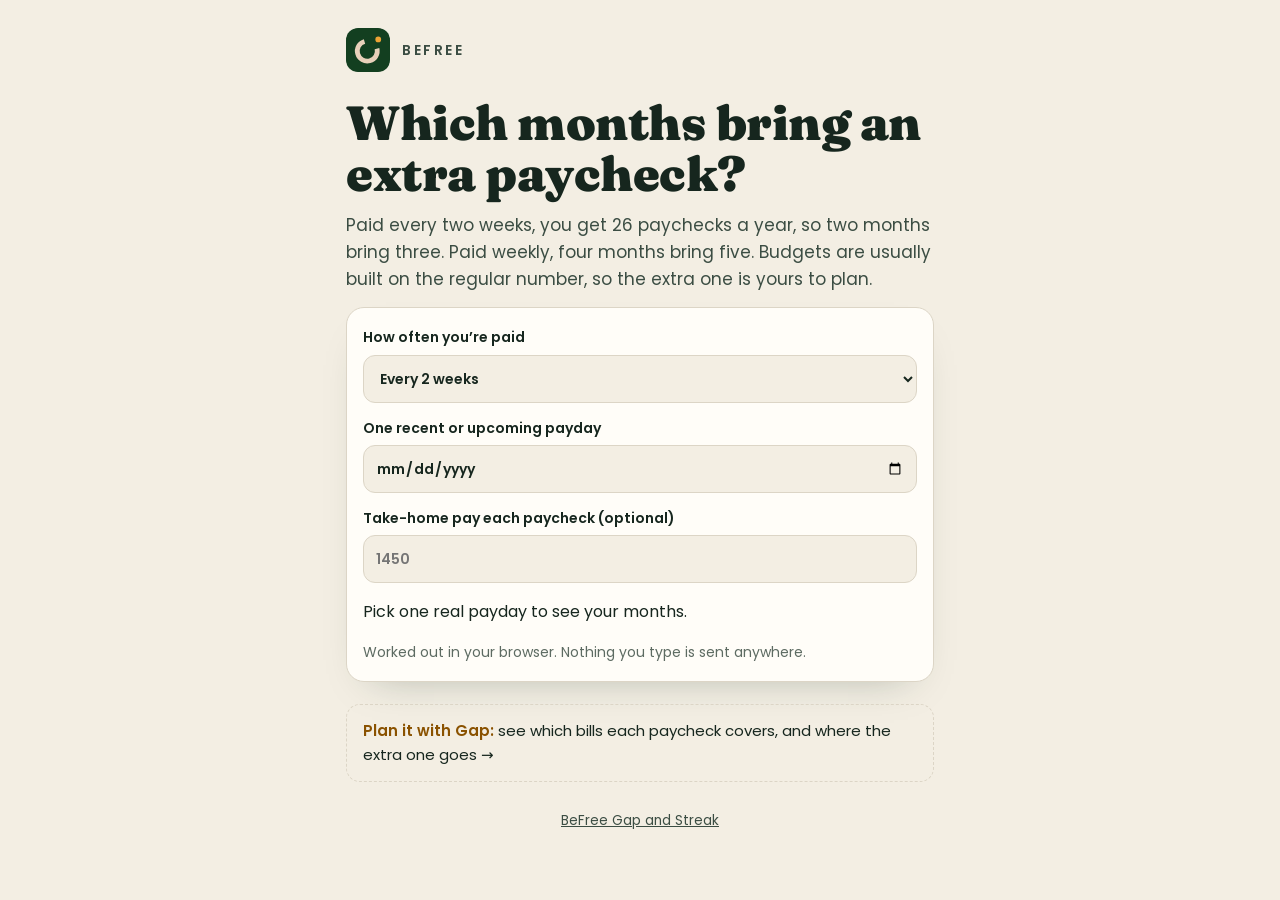
<file: befree-apps/extra-paychecks.html>
<!doctype html>
<html lang="en-US">
<head>
<meta charset="utf-8">
<meta name="viewport" content="width=device-width,initial-scale=1,viewport-fit=cover">
<meta http-equiv="Content-Security-Policy" content="default-src 'self'; script-src 'self'; style-src 'self' 'unsafe-inline'; img-src 'self' data:; object-src 'none'; base-uri 'none'; form-action 'none'">
<meta name="referrer" content="no-referrer">
<meta name="theme-color" content="#133F20">
<meta name="color-scheme" content="light dark">
<meta name="description" content="Paid every two weeks? Two months a year bring a third paycheck. Find yours for free, no sign-up.">
<link rel="icon" href="logo.svg" type="image/svg+xml">
<title>Extra paycheck finder · BeFree</title>
<link rel="stylesheet" href="install.css">
</head>
<body>
<main class="wrap">
  <header class="brand"><img src="logo.svg" alt="" width="44" height="44"><span>BeFree</span></header>
  <h1>Which months bring an extra paycheck?</h1>
  <p class="lead">Paid every two weeks, you get 26 paychecks a year, so two months bring three. Paid weekly, four months bring five. Budgets are usually built on the regular number, so the extra one is yours to plan.</p>
  <section class="panel">
    <form class="form" id="f" novalidate>
      <label>How often you’re paid
        <select id="freq"><option value="biweekly">Every 2 weeks</option><option value="weekly">Every week</option></select></label>
      <label>One recent or upcoming payday
        <input id="day" type="date" required></label>
      <label>Take-home pay each paycheck (optional)
        <input id="amt" type="number" inputmode="decimal" min="0" placeholder="1450"></label>
    </form>
    <div class="res" id="res" aria-live="polite"></div>
    <p class="note">Worked out in your browser. Nothing you type is sent anywhere.</p>
  </section>
  <a class="tool" href="gap/install.html"><b>Plan it with Gap:</b> see which bills each paycheck covers, and where the extra one goes &rarr;</a>
  <footer><a href="gap/install.html">BeFree Gap and Streak</a></footer>
</main>
<script src="plus-core.js"></script>
<script src="extra-paychecks.js"></script>
</body>
</html>
</file>
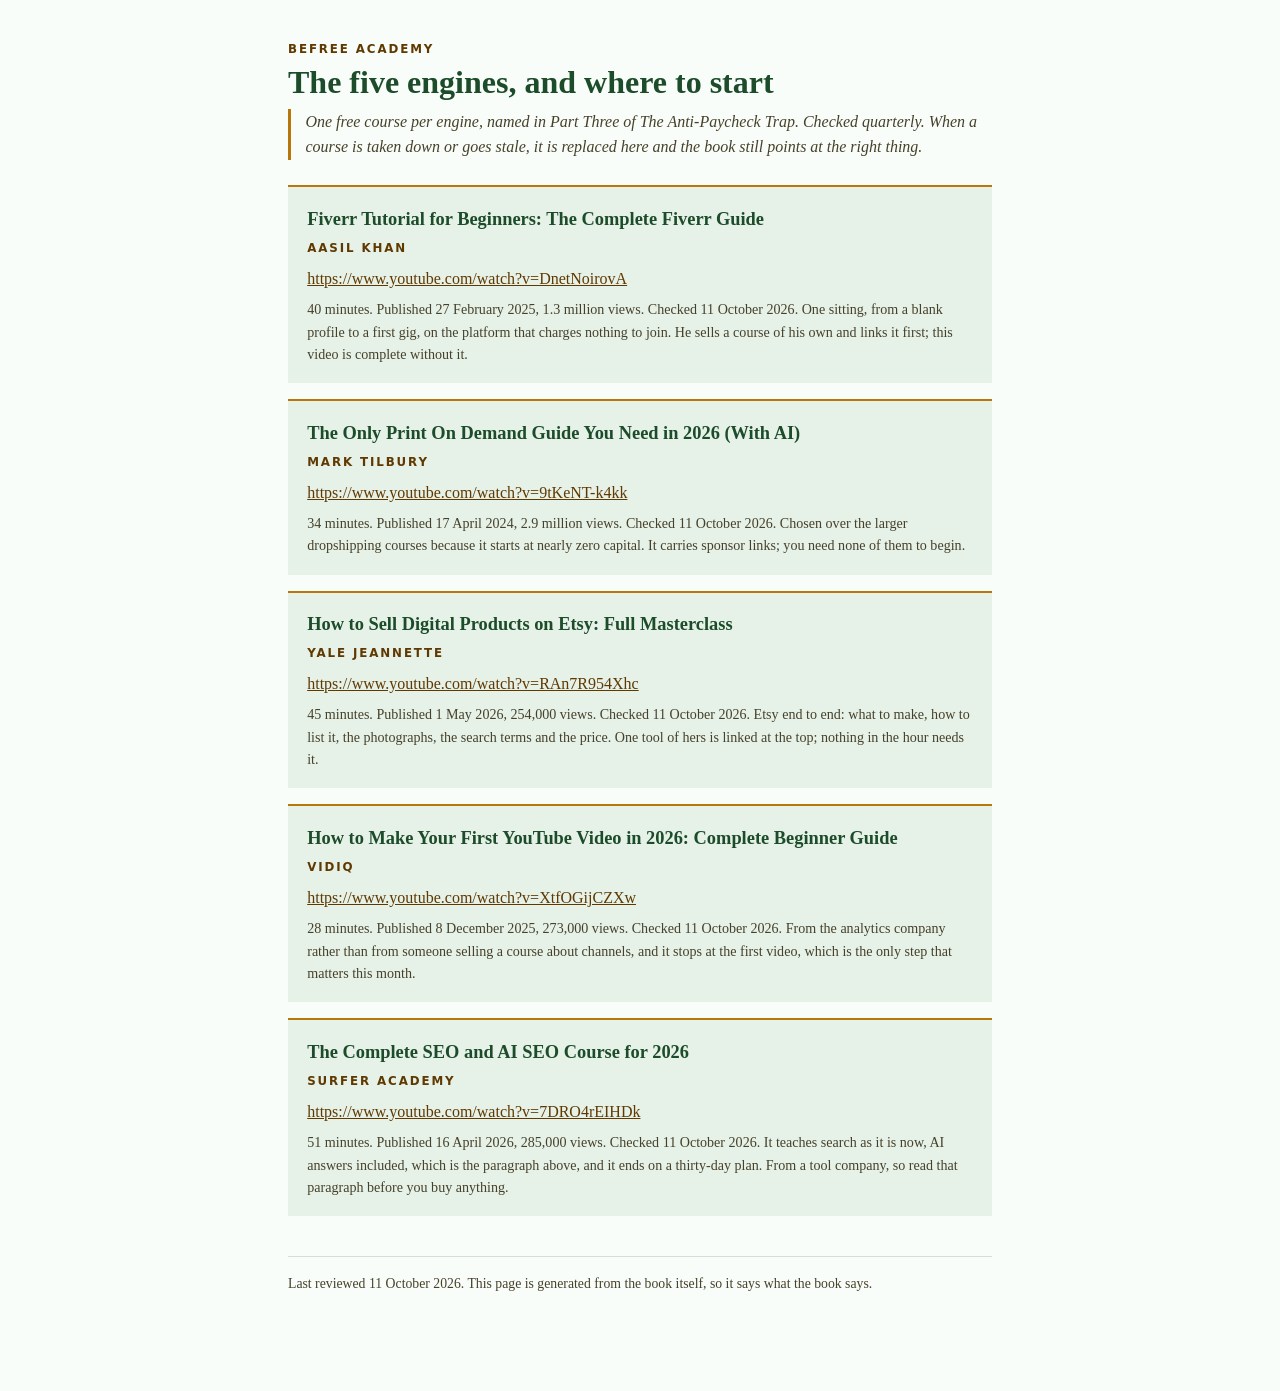
<file: site-pages/engines.html>
<!doctype html>
<html lang="en-US"><head><meta charset="utf-8"><meta name="viewport" content="width=device-width,initial-scale=1"><title>The five engines, and where to start · BeFree Academy</title><meta name="description" content="One free course per engine, named in Part Three of The Anti-Paycheck Trap. Checked quarterly. When a course is taken down or goes stale, it is replaced here and the book still points at the right thing."><style>:root{--paper:#F9FDF9;--ink:#2E2910;--ink2:#46412A;--forest:#1C4C2A;--gold:#603900;
  --hair:#D5DFD6;--panel:#E6F1E8}
*{box-sizing:border-box}
body{margin:0;background:var(--paper);color:var(--ink);
  font:16px/1.6 Lora,Georgia,serif;-webkit-text-size-adjust:100%}
main{max-width:46rem;margin:0 auto;padding:2.5rem 1rem 5rem}
h1{font-family:Fraunces,Georgia,serif;font-weight:900;font-size:2rem;line-height:1.1;
  color:var(--forest);margin:0 0 .5rem}
.eb{font-family:Poppins,system-ui,sans-serif;font-weight:600;font-size:.74rem;letter-spacing:.16em;
  text-transform:uppercase;color:var(--gold);margin:0 0 .4rem}
p{margin:0 0 1rem}
.lede{font-style:italic;color:var(--ink2);border-left:3px solid #B7770A;padding-left:.9rem;
  margin:0 0 1.6rem}
table{width:100%;border-collapse:collapse;margin:1.2rem 0;font-size:.94rem}
th{font-family:Poppins,system-ui,sans-serif;font-weight:600;font-size:.72rem;letter-spacing:.1em;
  text-transform:uppercase;color:var(--forest);text-align:left;padding:0 .6rem .4rem 0;
  border-bottom:2px solid #B7770A}
td{padding:.55rem .6rem .55rem 0;border-bottom:1px solid var(--hair);vertical-align:top}
a{color:var(--gold)}
.course{background:var(--panel);padding:1.1rem 1.2rem;margin:0 0 1rem;border-top:2px solid #B7770A}
.course h2{font-family:Fraunces,Georgia,serif;font-size:1.15rem;color:var(--forest);margin:0 0 .3rem}
.course .meta{font-size:.88rem;color:var(--ink2);margin:.4rem 0 0}
.foot{font-size:.86rem;color:var(--ink2);border-top:1px solid var(--hair);margin-top:2.5rem;
  padding-top:1rem}
@media(prefers-color-scheme:dark){:root{--paper:#0A2913;--ink:#EAF2EA;--ink2:#BFD3C3;
  --forest:#9ED6AC;--gold:#EDBF6B;--hair:#24452C;--panel:#133F20}}
</style></head><body><main><p class="eb">BeFree Academy</p><h1>The five engines, and where to start</h1><p class="lede">One free course per engine, named in Part Three of The Anti-Paycheck Trap. Checked quarterly. When a course is taken down or goes stale, it is replaced here and the book still points at the right thing.</p><section class="course"><h2>Fiverr Tutorial for Beginners: The Complete Fiverr Guide</h2><p class="eb" style="margin:0">Aasil Khan</p><p style="margin:.5rem 0 0"><a href="https://www.youtube.com/watch?v=DnetNoirovA">https://www.youtube.com/watch?v=DnetNoirovA</a></p><p class="meta">40 minutes. Published 27 February 2025, 1.3 million views. Checked 11 October 2026. One sitting, from a blank profile to a first gig, on the platform that charges nothing to join. He sells a course of his own and links it first; this video is complete without it.</p></section><section class="course"><h2>The Only Print On Demand Guide You Need in 2026 (With AI)</h2><p class="eb" style="margin:0">Mark Tilbury</p><p style="margin:.5rem 0 0"><a href="https://www.youtube.com/watch?v=9tKeNT-k4kk">https://www.youtube.com/watch?v=9tKeNT-k4kk</a></p><p class="meta">34 minutes. Published 17 April 2024, 2.9 million views. Checked 11 October 2026. Chosen over the larger dropshipping courses because it starts at nearly zero capital. It carries sponsor links; you need none of them to begin.</p></section><section class="course"><h2>How to Sell Digital Products on Etsy: Full Masterclass</h2><p class="eb" style="margin:0">Yale Jeannette</p><p style="margin:.5rem 0 0"><a href="https://www.youtube.com/watch?v=RAn7R954Xhc">https://www.youtube.com/watch?v=RAn7R954Xhc</a></p><p class="meta">45 minutes. Published 1 May 2026, 254,000 views. Checked 11 October 2026. Etsy end to end: what to make, how to list it, the photographs, the search terms and the price. One tool of hers is linked at the top; nothing in the hour needs it.</p></section><section class="course"><h2>How to Make Your First YouTube Video in 2026: Complete Beginner Guide</h2><p class="eb" style="margin:0">vidIQ</p><p style="margin:.5rem 0 0"><a href="https://www.youtube.com/watch?v=XtfOGijCZXw">https://www.youtube.com/watch?v=XtfOGijCZXw</a></p><p class="meta">28 minutes. Published 8 December 2025, 273,000 views. Checked 11 October 2026. From the analytics company rather than from someone selling a course about channels, and it stops at the first video, which is the only step that matters this month.</p></section><section class="course"><h2>The Complete SEO and AI SEO Course for 2026</h2><p class="eb" style="margin:0">Surfer Academy</p><p style="margin:.5rem 0 0"><a href="https://www.youtube.com/watch?v=7DRO4rEIHDk">https://www.youtube.com/watch?v=7DRO4rEIHDk</a></p><p class="meta">51 minutes. Published 16 April 2026, 285,000 views. Checked 11 October 2026. It teaches search as it is now, AI answers included, which is the paragraph above, and it ends on a thirty-day plan. From a tool company, so read that paragraph before you buy anything.</p></section><p class="foot">Last reviewed 11 October 2026. This page is generated from the book itself, so it says what the book says.</p></main></body></html>
</file>
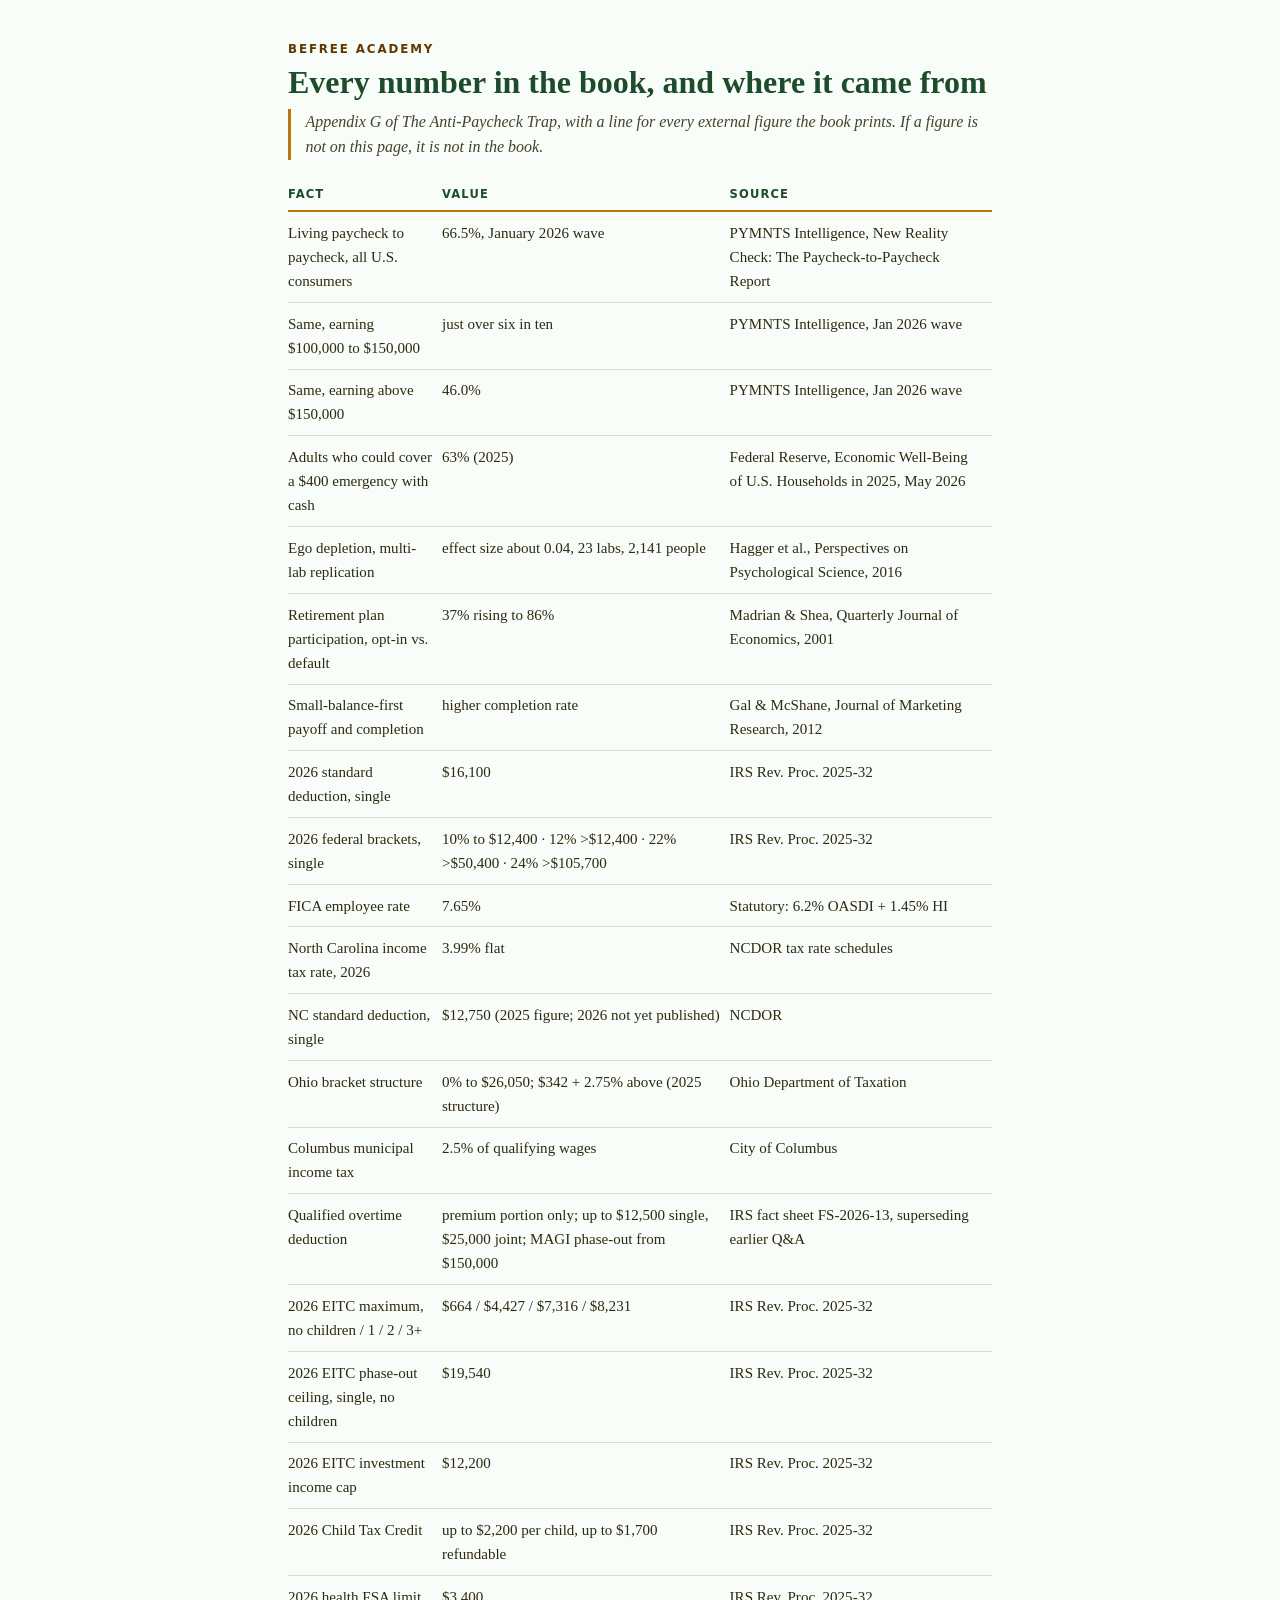
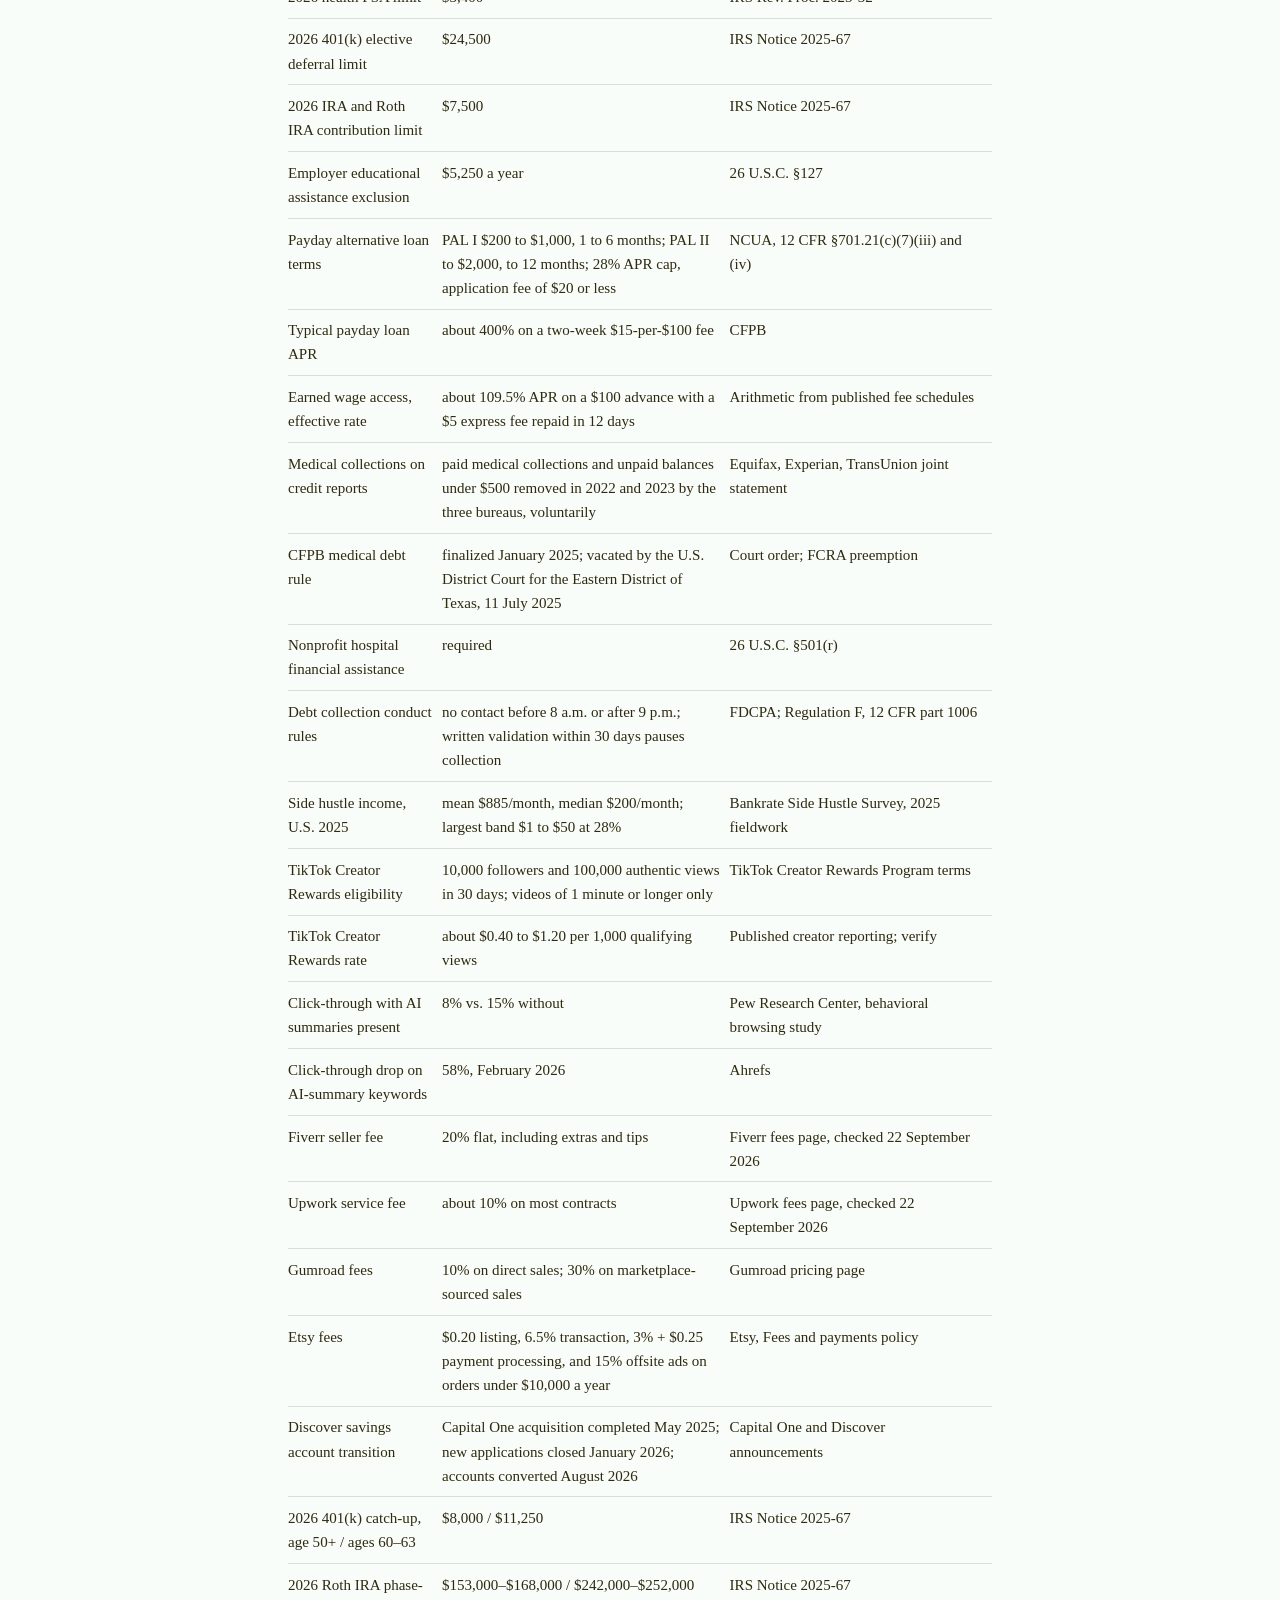
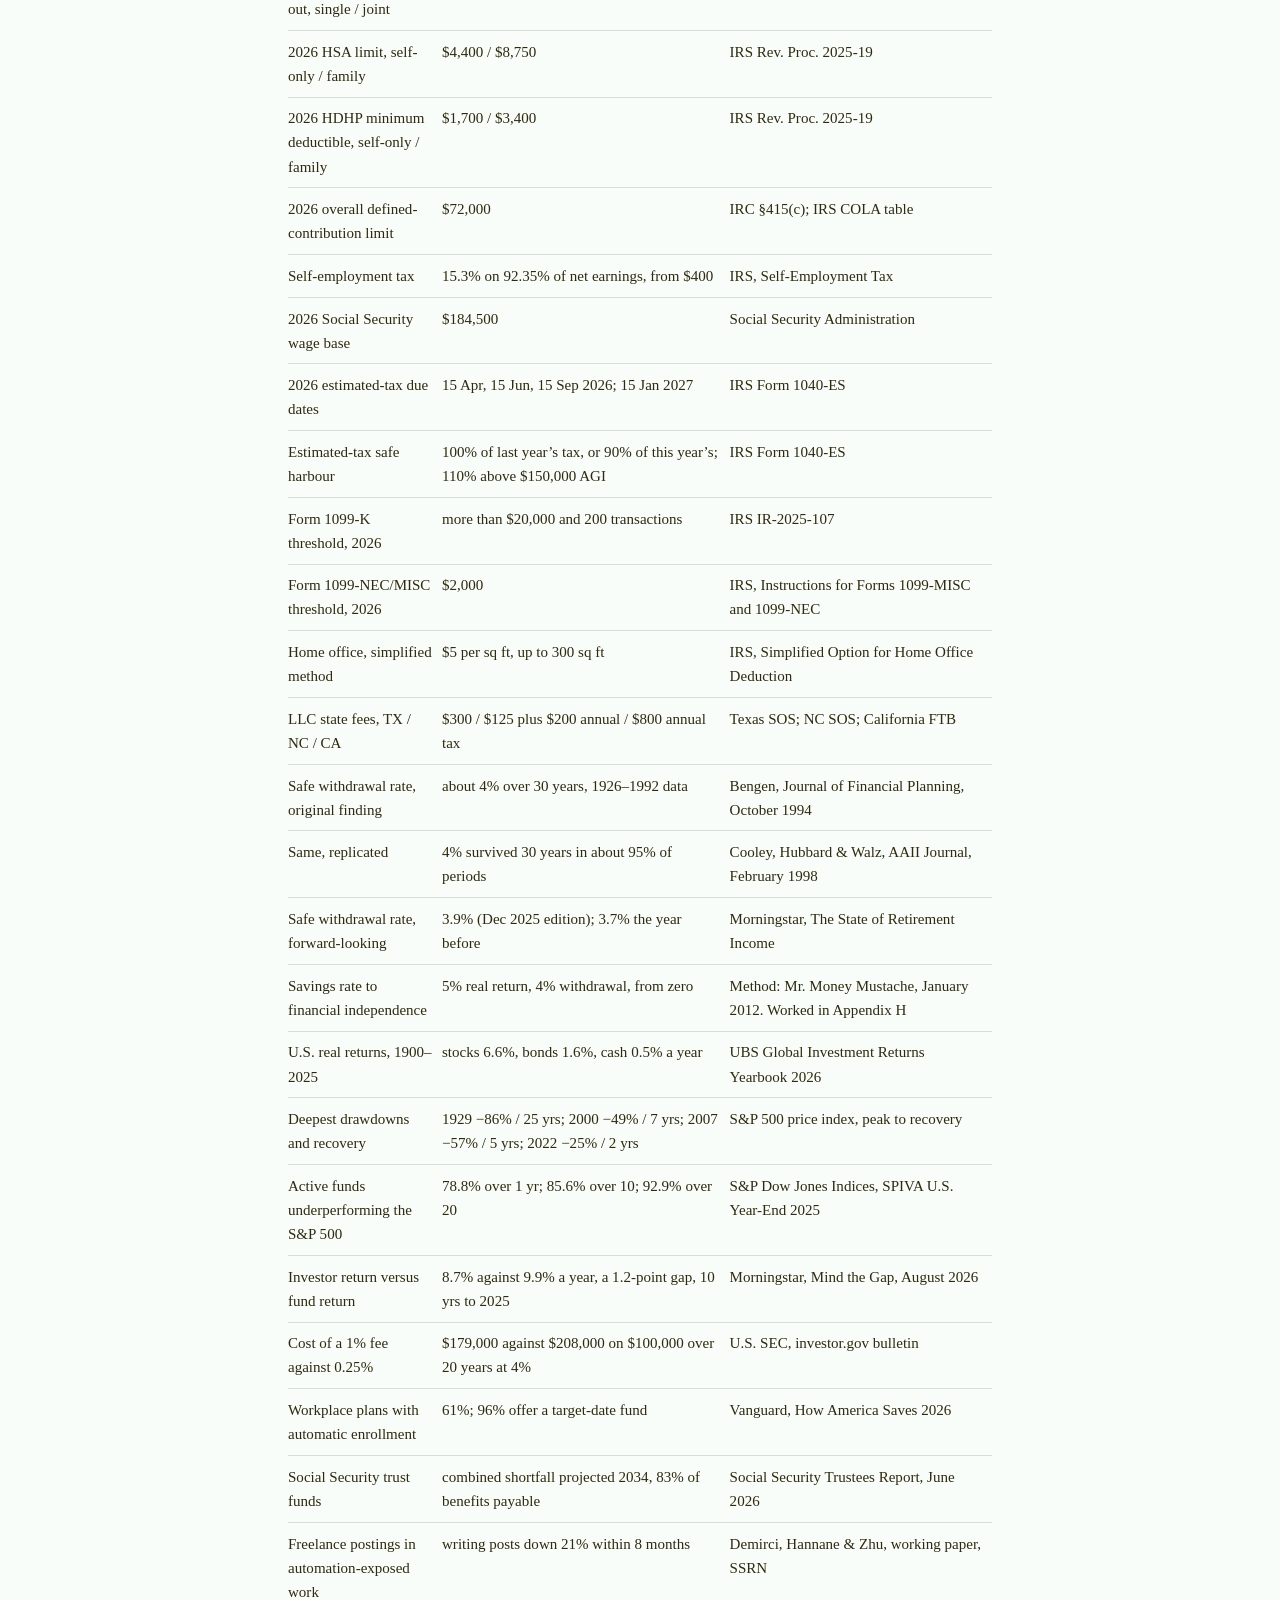
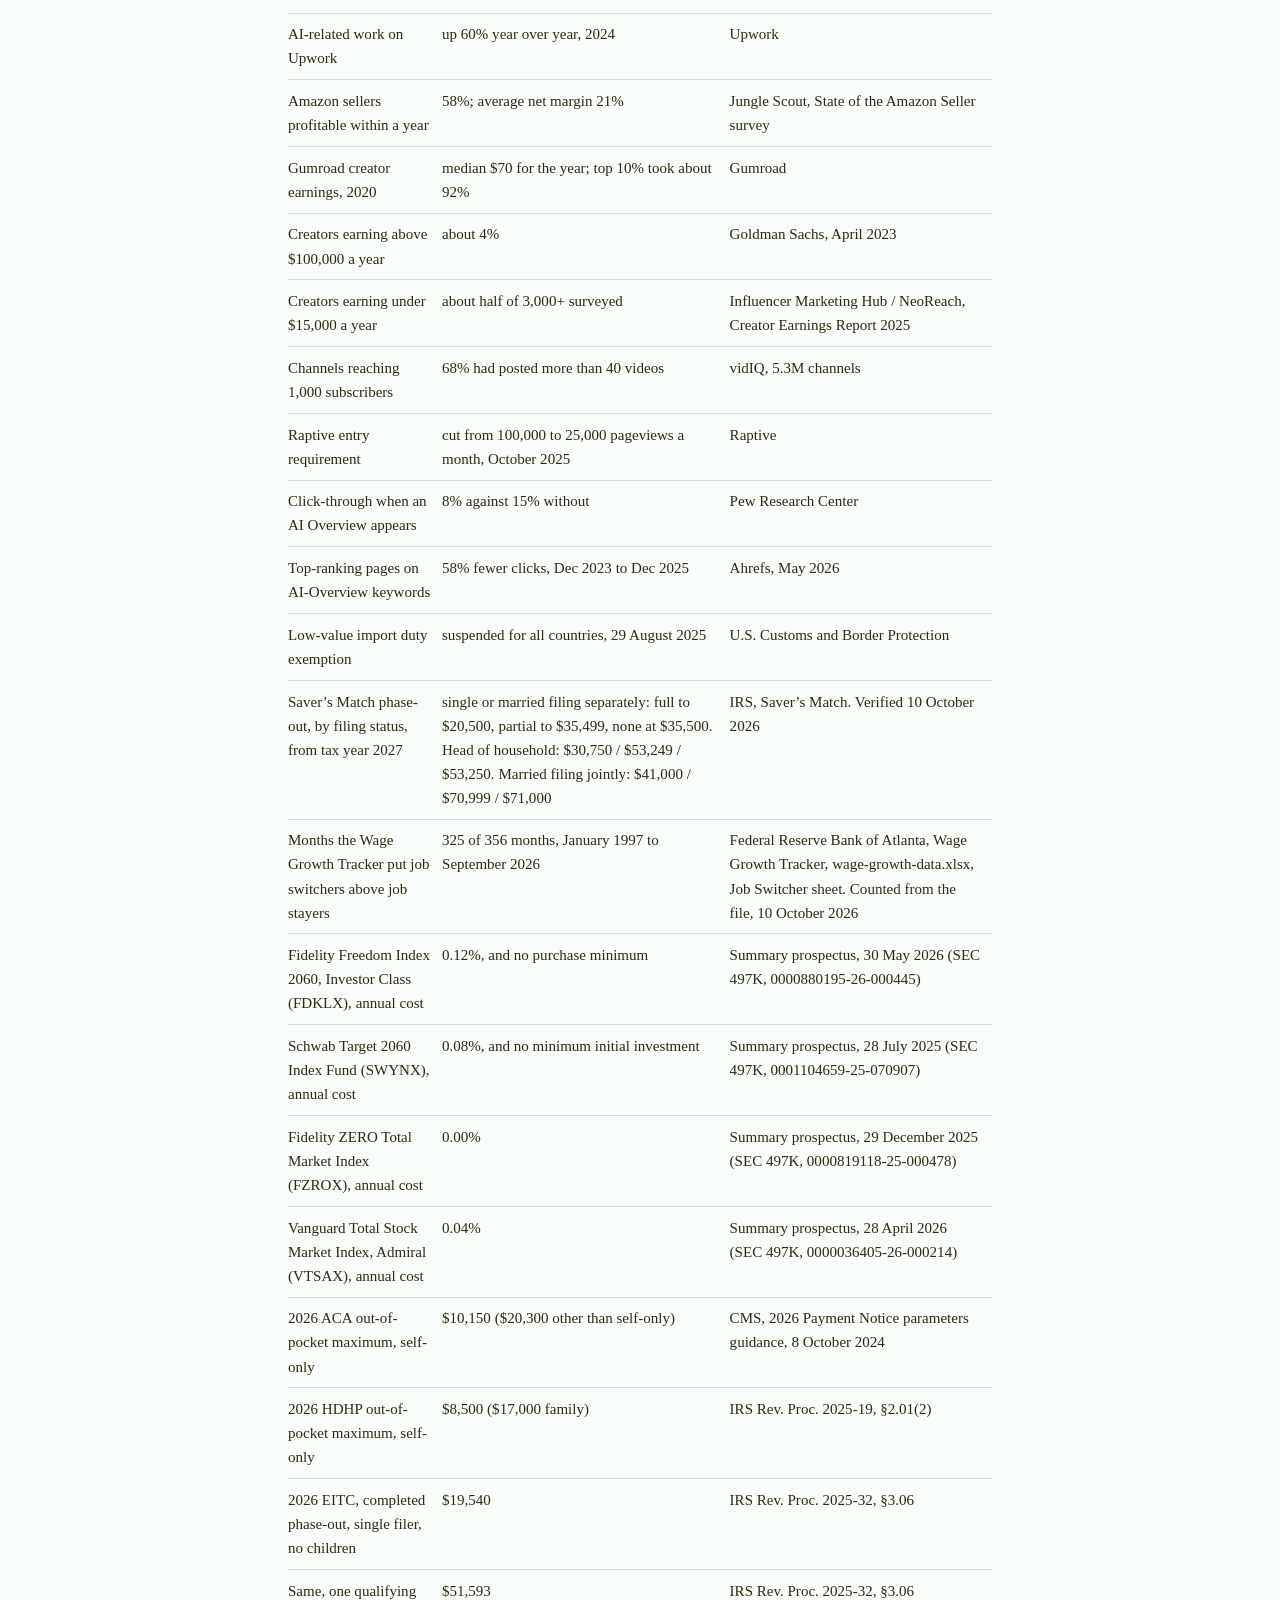
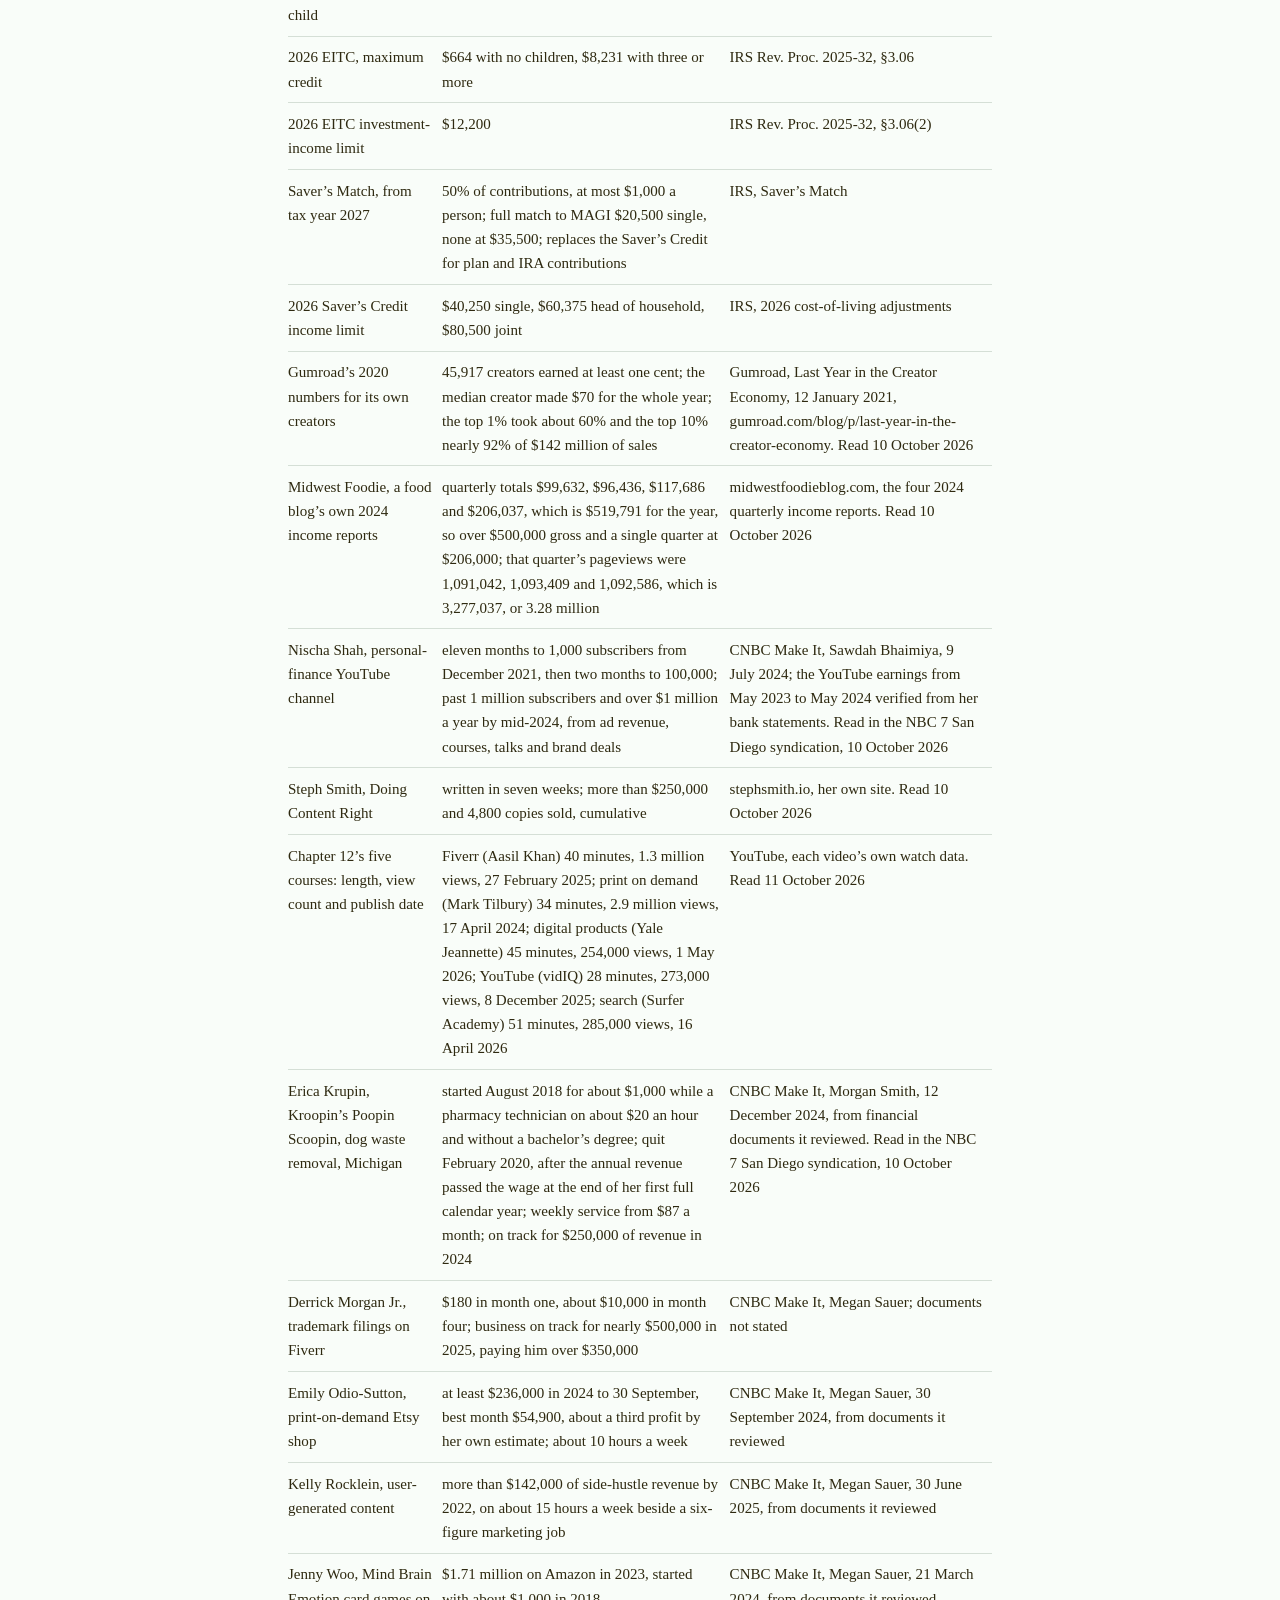
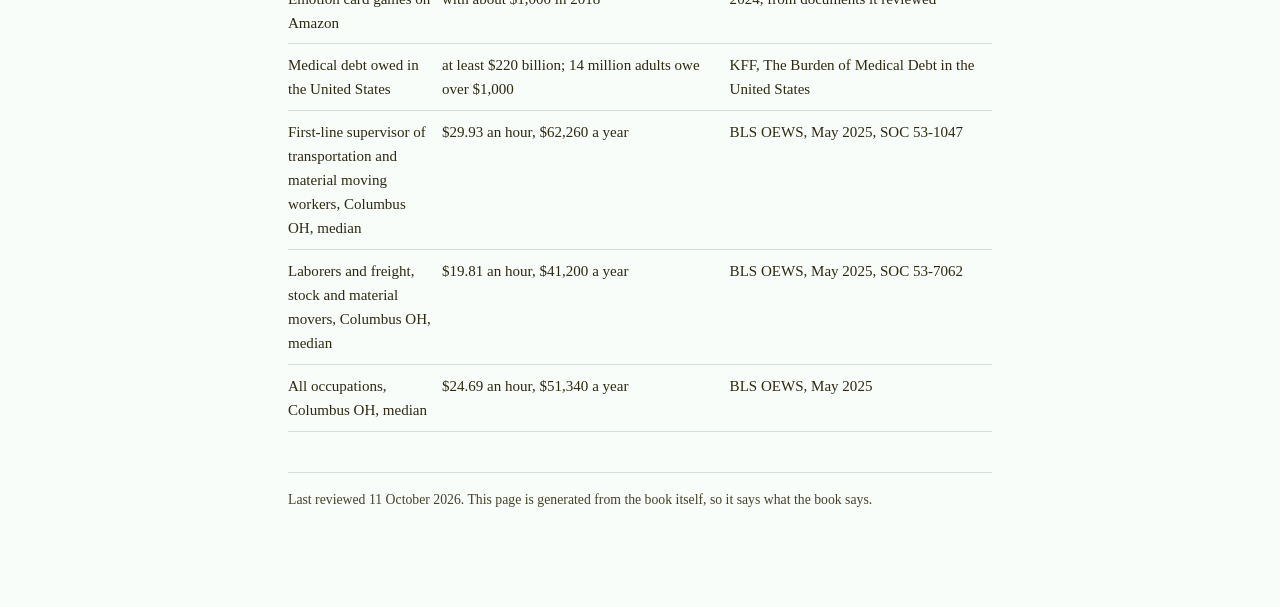
<file: site-pages/sources.html>
<!doctype html>
<html lang="en-US"><head><meta charset="utf-8"><meta name="viewport" content="width=device-width,initial-scale=1"><title>Every number in the book, and where it came from · BeFree Academy</title><meta name="description" content="Appendix G of The Anti-Paycheck Trap, with a line for every external figure the book prints. If a figure is not on this page, it is not in the book."><style>:root{--paper:#F9FDF9;--ink:#2E2910;--ink2:#46412A;--forest:#1C4C2A;--gold:#603900;
  --hair:#D5DFD6;--panel:#E6F1E8}
*{box-sizing:border-box}
body{margin:0;background:var(--paper);color:var(--ink);
  font:16px/1.6 Lora,Georgia,serif;-webkit-text-size-adjust:100%}
main{max-width:46rem;margin:0 auto;padding:2.5rem 1rem 5rem}
h1{font-family:Fraunces,Georgia,serif;font-weight:900;font-size:2rem;line-height:1.1;
  color:var(--forest);margin:0 0 .5rem}
.eb{font-family:Poppins,system-ui,sans-serif;font-weight:600;font-size:.74rem;letter-spacing:.16em;
  text-transform:uppercase;color:var(--gold);margin:0 0 .4rem}
p{margin:0 0 1rem}
.lede{font-style:italic;color:var(--ink2);border-left:3px solid #B7770A;padding-left:.9rem;
  margin:0 0 1.6rem}
table{width:100%;border-collapse:collapse;margin:1.2rem 0;font-size:.94rem}
th{font-family:Poppins,system-ui,sans-serif;font-weight:600;font-size:.72rem;letter-spacing:.1em;
  text-transform:uppercase;color:var(--forest);text-align:left;padding:0 .6rem .4rem 0;
  border-bottom:2px solid #B7770A}
td{padding:.55rem .6rem .55rem 0;border-bottom:1px solid var(--hair);vertical-align:top}
a{color:var(--gold)}
.course{background:var(--panel);padding:1.1rem 1.2rem;margin:0 0 1rem;border-top:2px solid #B7770A}
.course h2{font-family:Fraunces,Georgia,serif;font-size:1.15rem;color:var(--forest);margin:0 0 .3rem}
.course .meta{font-size:.88rem;color:var(--ink2);margin:.4rem 0 0}
.foot{font-size:.86rem;color:var(--ink2);border-top:1px solid var(--hair);margin-top:2.5rem;
  padding-top:1rem}
@media(prefers-color-scheme:dark){:root{--paper:#0A2913;--ink:#EAF2EA;--ink2:#BFD3C3;
  --forest:#9ED6AC;--gold:#EDBF6B;--hair:#24452C;--panel:#133F20}}
</style></head><body><main><p class="eb">BeFree Academy</p><h1>Every number in the book, and where it came from</h1><p class="lede">Appendix G of The Anti-Paycheck Trap, with a line for every external figure the book prints. If a figure is not on this page, it is not in the book.</p><table><thead><tr><th>Fact</th><th>Value</th><th>Source</th></tr></thead><tbody><tr><td>Living paycheck to paycheck, all U.S. consumers</td><td>66.5%, January 2026 wave</td><td>PYMNTS Intelligence, New Reality Check: The Paycheck-to-Paycheck Report</td></tr><tr><td>Same, earning $100,000 to $150,000</td><td>just over six in ten</td><td>PYMNTS Intelligence, Jan 2026 wave</td></tr><tr><td>Same, earning above $150,000</td><td>46.0%</td><td>PYMNTS Intelligence, Jan 2026 wave</td></tr><tr><td>Adults who could cover a $400 emergency with cash</td><td>63% (2025)</td><td>Federal Reserve, Economic Well-Being of U.S. Households in 2025, May 2026</td></tr><tr><td>Ego depletion, multi-lab replication</td><td>effect size about 0.04, 23 labs, 2,141 people</td><td>Hagger et al., Perspectives on Psychological Science, 2016</td></tr><tr><td>Retirement plan participation, opt-in vs. default</td><td>37% rising to 86%</td><td>Madrian &amp; Shea, Quarterly Journal of Economics, 2001</td></tr><tr><td>Small-balance-first payoff and completion</td><td>higher completion rate</td><td>Gal &amp; McShane, Journal of Marketing Research, 2012</td></tr><tr><td>2026 standard deduction, single</td><td>$16,100</td><td>IRS Rev. Proc. 2025-32</td></tr><tr><td>2026 federal brackets, single</td><td>10% to $12,400 · 12% &gt;$12,400 · 22% &gt;$50,400 · 24% &gt;$105,700</td><td>IRS Rev. Proc. 2025-32</td></tr><tr><td>FICA employee rate</td><td>7.65%</td><td>Statutory: 6.2% OASDI + 1.45% HI</td></tr><tr><td>North Carolina income tax rate, 2026</td><td>3.99% flat</td><td>NCDOR tax rate schedules</td></tr><tr><td>NC standard deduction, single</td><td>$12,750 (2025 figure; 2026 not yet published)</td><td>NCDOR</td></tr><tr><td>Ohio bracket structure</td><td>0% to $26,050; $342 + 2.75% above (2025 structure)</td><td>Ohio Department of Taxation</td></tr><tr><td>Columbus municipal income tax</td><td>2.5% of qualifying wages</td><td>City of Columbus</td></tr><tr><td>Qualified overtime deduction</td><td>premium portion only; up to $12,500 single, $25,000 joint; MAGI phase-out from $150,000</td><td>IRS fact sheet FS-2026-13, superseding earlier Q&amp;A</td></tr><tr><td>2026 EITC maximum, no children / 1 / 2 / 3+</td><td>$664 / $4,427 / $7,316 / $8,231</td><td>IRS Rev. Proc. 2025-32</td></tr><tr><td>2026 EITC phase-out ceiling, single, no children</td><td>$19,540</td><td>IRS Rev. Proc. 2025-32</td></tr><tr><td>2026 EITC investment income cap</td><td>$12,200</td><td>IRS Rev. Proc. 2025-32</td></tr><tr><td>2026 Child Tax Credit</td><td>up to $2,200 per child, up to $1,700 refundable</td><td>IRS Rev. Proc. 2025-32</td></tr><tr><td>2026 health FSA limit</td><td>$3,400</td><td>IRS Rev. Proc. 2025-32</td></tr><tr><td>2026 401(k) elective deferral limit</td><td>$24,500</td><td>IRS Notice 2025-67</td></tr><tr><td>2026 IRA and Roth IRA contribution limit</td><td>$7,500</td><td>IRS Notice 2025-67</td></tr><tr><td>Employer educational assistance exclusion</td><td>$5,250 a year</td><td>26 U.S.C. §127</td></tr><tr><td>Payday alternative loan terms</td><td>PAL I $200 to $1,000, 1 to 6 months; PAL II to $2,000, to 12 months; 28% APR cap, application fee of $20 or less</td><td>NCUA, 12 CFR §701.21(c)(7)(iii) and (iv)</td></tr><tr><td>Typical payday loan APR</td><td>about 400% on a two-week $15-per-$100 fee</td><td>CFPB</td></tr><tr><td>Earned wage access, effective rate</td><td>about 109.5% APR on a $100 advance with a $5 express fee repaid in 12 days</td><td>Arithmetic from published fee schedules</td></tr><tr><td>Medical collections on credit reports</td><td>paid medical collections and unpaid balances under $500 removed in 2022 and 2023 by the three bureaus, voluntarily</td><td>Equifax, Experian, TransUnion joint statement</td></tr><tr><td>CFPB medical debt rule</td><td>finalized January 2025; vacated by the U.S. District Court for the Eastern District of Texas, 11 July 2025</td><td>Court order; FCRA preemption</td></tr><tr><td>Nonprofit hospital financial assistance</td><td>required</td><td>26 U.S.C. §501(r)</td></tr><tr><td>Debt collection conduct rules</td><td>no contact before 8 a.m. or after 9 p.m.; written validation within 30 days pauses collection</td><td>FDCPA; Regulation F, 12 CFR part 1006</td></tr><tr><td>Side hustle income, U.S. 2025</td><td>mean $885/month, median $200/month; largest band $1 to $50 at 28%</td><td>Bankrate Side Hustle Survey, 2025 fieldwork</td></tr><tr><td>TikTok Creator Rewards eligibility</td><td>10,000 followers and 100,000 authentic views in 30 days; videos of 1 minute or longer only</td><td>TikTok Creator Rewards Program terms</td></tr><tr><td>TikTok Creator Rewards rate</td><td>about $0.40 to $1.20 per 1,000 qualifying views</td><td>Published creator reporting; verify</td></tr><tr><td>Click-through with AI summaries present</td><td>8% vs. 15% without</td><td>Pew Research Center, behavioral browsing study</td></tr><tr><td>Click-through drop on AI-summary keywords</td><td>58%, February 2026</td><td>Ahrefs</td></tr><tr><td>Fiverr seller fee</td><td>20% flat, including extras and tips</td><td>Fiverr fees page, checked 22 September 2026</td></tr><tr><td>Upwork service fee</td><td>about 10% on most contracts</td><td>Upwork fees page, checked 22 September 2026</td></tr><tr><td>Gumroad fees</td><td>10% on direct sales; 30% on marketplace-sourced sales</td><td>Gumroad pricing page</td></tr><tr><td>Etsy fees</td><td>$0.20 listing, 6.5% transaction, 3% + $0.25 payment processing, and 15% offsite ads on orders under $10,000 a year</td><td>Etsy, Fees and payments policy</td></tr><tr><td>Discover savings account transition</td><td>Capital One acquisition completed May 2025; new applications closed January 2026; accounts converted August 2026</td><td>Capital One and Discover announcements</td></tr><tr><td>2026 401(k) catch-up, age 50+ / ages 60–63</td><td>$8,000 / $11,250</td><td>IRS Notice 2025-67</td></tr><tr><td>2026 Roth IRA phase-out, single / joint</td><td>$153,000–$168,000 / $242,000–$252,000</td><td>IRS Notice 2025-67</td></tr><tr><td>2026 HSA limit, self-only / family</td><td>$4,400 / $8,750</td><td>IRS Rev. Proc. 2025-19</td></tr><tr><td>2026 HDHP minimum deductible, self-only / family</td><td>$1,700 / $3,400</td><td>IRS Rev. Proc. 2025-19</td></tr><tr><td>2026 overall defined-contribution limit</td><td>$72,000</td><td>IRC §415(c); IRS COLA table</td></tr><tr><td>Self-employment tax</td><td>15.3% on 92.35% of net earnings, from $400</td><td>IRS, Self-Employment Tax</td></tr><tr><td>2026 Social Security wage base</td><td>$184,500</td><td>Social Security Administration</td></tr><tr><td>2026 estimated-tax due dates</td><td>15 Apr, 15 Jun, 15 Sep 2026; 15 Jan 2027</td><td>IRS Form 1040-ES</td></tr><tr><td>Estimated-tax safe harbour</td><td>100% of last year’s tax, or 90% of this year’s; 110% above $150,000 AGI</td><td>IRS Form 1040-ES</td></tr><tr><td>Form 1099-K threshold, 2026</td><td>more than $20,000 and 200 transactions</td><td>IRS IR-2025-107</td></tr><tr><td>Form 1099-NEC/MISC threshold, 2026</td><td>$2,000</td><td>IRS, Instructions for Forms 1099-MISC and 1099-NEC</td></tr><tr><td>Home office, simplified method</td><td>$5 per sq ft, up to 300 sq ft</td><td>IRS, Simplified Option for Home Office Deduction</td></tr><tr><td>LLC state fees, TX / NC / CA</td><td>$300 / $125 plus $200 annual / $800 annual tax</td><td>Texas SOS; NC SOS; California FTB</td></tr><tr><td>Safe withdrawal rate, original finding</td><td>about 4% over 30 years, 1926–1992 data</td><td>Bengen, Journal of Financial Planning, October 1994</td></tr><tr><td>Same, replicated</td><td>4% survived 30 years in about 95% of periods</td><td>Cooley, Hubbard &amp; Walz, AAII Journal, February 1998</td></tr><tr><td>Safe withdrawal rate, forward-looking</td><td>3.9% (Dec 2025 edition); 3.7% the year before</td><td>Morningstar, The State of Retirement Income</td></tr><tr><td>Savings rate to financial independence</td><td>5% real return, 4% withdrawal, from zero</td><td>Method: Mr. Money Mustache, January 2012. Worked in Appendix H</td></tr><tr><td>U.S. real returns, 1900–2025</td><td>stocks 6.6%, bonds 1.6%, cash 0.5% a year</td><td>UBS Global Investment Returns Yearbook 2026</td></tr><tr><td>Deepest drawdowns and recovery</td><td>1929 −86% / 25 yrs; 2000 −49% / 7 yrs; 2007 −57% / 5 yrs; 2022 −25% / 2 yrs</td><td>S&amp;P 500 price index, peak to recovery</td></tr><tr><td>Active funds underperforming the S&amp;P 500</td><td>78.8% over 1 yr; 85.6% over 10; 92.9% over 20</td><td>S&amp;P Dow Jones Indices, SPIVA U.S. Year-End 2025</td></tr><tr><td>Investor return versus fund return</td><td>8.7% against 9.9% a year, a 1.2-point gap, 10 yrs to 2025</td><td>Morningstar, Mind the Gap, August 2026</td></tr><tr><td>Cost of a 1% fee against 0.25%</td><td>$179,000 against $208,000 on $100,000 over 20 years at 4%</td><td>U.S. SEC, investor.gov bulletin</td></tr><tr><td>Workplace plans with automatic enrollment</td><td>61%; 96% offer a target-date fund</td><td>Vanguard, How America Saves 2026</td></tr><tr><td>Social Security trust funds</td><td>combined shortfall projected 2034, 83% of benefits payable</td><td>Social Security Trustees Report, June 2026</td></tr><tr><td>Freelance postings in automation-exposed work</td><td>writing posts down 21% within 8 months</td><td>Demirci, Hannane &amp; Zhu, working paper, SSRN</td></tr><tr><td>AI-related work on Upwork</td><td>up 60% year over year, 2024</td><td>Upwork</td></tr><tr><td>Amazon sellers profitable within a year</td><td>58%; average net margin 21%</td><td>Jungle Scout, State of the Amazon Seller survey</td></tr><tr><td>Gumroad creator earnings, 2020</td><td>median $70 for the year; top 10% took about 92%</td><td>Gumroad</td></tr><tr><td>Creators earning above $100,000 a year</td><td>about 4%</td><td>Goldman Sachs, April 2023</td></tr><tr><td>Creators earning under $15,000 a year</td><td>about half of 3,000+ surveyed</td><td>Influencer Marketing Hub / NeoReach, Creator Earnings Report 2025</td></tr><tr><td>Channels reaching 1,000 subscribers</td><td>68% had posted more than 40 videos</td><td>vidIQ, 5.3M channels</td></tr><tr><td>Raptive entry requirement</td><td>cut from 100,000 to 25,000 pageviews a month, October 2025</td><td>Raptive</td></tr><tr><td>Click-through when an AI Overview appears</td><td>8% against 15% without</td><td>Pew Research Center</td></tr><tr><td>Top-ranking pages on AI-Overview keywords</td><td>58% fewer clicks, Dec 2023 to Dec 2025</td><td>Ahrefs, May 2026</td></tr><tr><td>Low-value import duty exemption</td><td>suspended for all countries, 29 August 2025</td><td>U.S. Customs and Border Protection</td></tr><tr><td>Saver’s Match phase-out, by filing status, from tax year 2027</td><td>single or married filing separately: full to $20,500, partial to $35,499, none at $35,500. Head of household: $30,750 / $53,249 / $53,250. Married filing jointly: $41,000 / $70,999 / $71,000</td><td>IRS, Saver’s Match. Verified 10 October 2026</td></tr><tr><td>Months the Wage Growth Tracker put job switchers above job stayers</td><td>325 of 356 months, January 1997 to September 2026</td><td>Federal Reserve Bank of Atlanta, Wage Growth Tracker, wage-growth-data.xlsx, Job Switcher sheet. Counted from the file, 10 October 2026</td></tr><tr><td>Fidelity Freedom Index 2060, Investor Class (FDKLX), annual cost</td><td>0.12%, and no purchase minimum</td><td>Summary prospectus, 30 May 2026 (SEC 497K, 0000880195-26-000445)</td></tr><tr><td>Schwab Target 2060 Index Fund (SWYNX), annual cost</td><td>0.08%, and no minimum initial investment</td><td>Summary prospectus, 28 July 2025 (SEC 497K, 0001104659-25-070907)</td></tr><tr><td>Fidelity ZERO Total Market Index (FZROX), annual cost</td><td>0.00%</td><td>Summary prospectus, 29 December 2025 (SEC 497K, 0000819118-25-000478)</td></tr><tr><td>Vanguard Total Stock Market Index, Admiral (VTSAX), annual cost</td><td>0.04%</td><td>Summary prospectus, 28 April 2026 (SEC 497K, 0000036405-26-000214)</td></tr><tr><td>2026 ACA out-of-pocket maximum, self-only</td><td>$10,150 ($20,300 other than self-only)</td><td>CMS, 2026 Payment Notice parameters guidance, 8 October 2024</td></tr><tr><td>2026 HDHP out-of-pocket maximum, self-only</td><td>$8,500 ($17,000 family)</td><td>IRS Rev. Proc. 2025-19, §2.01(2)</td></tr><tr><td>2026 EITC, completed phase-out, single filer, no children</td><td>$19,540</td><td>IRS Rev. Proc. 2025-32, §3.06</td></tr><tr><td>Same, one qualifying child</td><td>$51,593</td><td>IRS Rev. Proc. 2025-32, §3.06</td></tr><tr><td>2026 EITC, maximum credit</td><td>$664 with no children, $8,231 with three or more</td><td>IRS Rev. Proc. 2025-32, §3.06</td></tr><tr><td>2026 EITC investment-income limit</td><td>$12,200</td><td>IRS Rev. Proc. 2025-32, §3.06(2)</td></tr><tr><td>Saver’s Match, from tax year 2027</td><td>50% of contributions, at most $1,000 a person; full match to MAGI $20,500 single, none at $35,500; replaces the Saver’s Credit for plan and IRA contributions</td><td>IRS, Saver’s Match</td></tr><tr><td>2026 Saver’s Credit income limit</td><td>$40,250 single, $60,375 head of household, $80,500 joint</td><td>IRS, 2026 cost-of-living adjustments</td></tr><tr><td>Gumroad’s 2020 numbers for its own creators</td><td>45,917 creators earned at least one cent; the median creator made $70 for the whole year; the top 1% took about 60% and the top 10% nearly 92% of $142 million of sales</td><td>Gumroad, Last Year in the Creator Economy, 12 January 2021, gumroad.com/blog/p/last-year-in-the-creator-economy. Read 10 October 2026</td></tr><tr><td>Midwest Foodie, a food blog’s own 2024 income reports</td><td>quarterly totals $99,632, $96,436, $117,686 and $206,037, which is $519,791 for the year, so over $500,000 gross and a single quarter at $206,000; that quarter’s pageviews were 1,091,042, 1,093,409 and 1,092,586, which is 3,277,037, or 3.28 million</td><td>midwestfoodieblog.com, the four 2024 quarterly income reports. Read 10 October 2026</td></tr><tr><td>Nischa Shah, personal-finance YouTube channel</td><td>eleven months to 1,000 subscribers from December 2021, then two months to 100,000; past 1 million subscribers and over $1 million a year by mid-2024, from ad revenue, courses, talks and brand deals</td><td>CNBC Make It, Sawdah Bhaimiya, 9 July 2024; the YouTube earnings from May 2023 to May 2024 verified from her bank statements. Read in the NBC 7 San Diego syndication, 10 October 2026</td></tr><tr><td>Steph Smith, Doing Content Right</td><td>written in seven weeks; more than $250,000 and 4,800 copies sold, cumulative</td><td>stephsmith.io, her own site. Read 10 October 2026</td></tr><tr><td>Chapter 12’s five courses: length, view count and publish date</td><td>Fiverr (Aasil Khan) 40 minutes, 1.3 million views, 27 February 2025; print on demand (Mark Tilbury) 34 minutes, 2.9 million views, 17 April 2024; digital products (Yale Jeannette) 45 minutes, 254,000 views, 1 May 2026; YouTube (vidIQ) 28 minutes, 273,000 views, 8 December 2025; search (Surfer Academy) 51 minutes, 285,000 views, 16 April 2026</td><td>YouTube, each video’s own watch data. Read 11 October 2026</td></tr><tr><td>Erica Krupin, Kroopin’s Poopin Scoopin, dog waste removal, Michigan</td><td>started August 2018 for about $1,000 while a pharmacy technician on about $20 an hour and without a bachelor’s degree; quit February 2020, after the annual revenue passed the wage at the end of her first full calendar year; weekly service from $87 a month; on track for $250,000 of revenue in 2024</td><td>CNBC Make It, Morgan Smith, 12 December 2024, from financial documents it reviewed. Read in the NBC 7 San Diego syndication, 10 October 2026</td></tr><tr><td>Derrick Morgan Jr., trademark filings on Fiverr</td><td>$180 in month one, about $10,000 in month four; business on track for nearly $500,000 in 2025, paying him over $350,000</td><td>CNBC Make It, Megan Sauer; documents not stated</td></tr><tr><td>Emily Odio-Sutton, print-on-demand Etsy shop</td><td>at least $236,000 in 2024 to 30 September, best month $54,900, about a third profit by her own estimate; about 10 hours a week</td><td>CNBC Make It, Megan Sauer, 30 September 2024, from documents it reviewed</td></tr><tr><td>Kelly Rocklein, user-generated content</td><td>more than $142,000 of side-hustle revenue by 2022, on about 15 hours a week beside a six-figure marketing job</td><td>CNBC Make It, Megan Sauer, 30 June 2025, from documents it reviewed</td></tr><tr><td>Jenny Woo, Mind Brain Emotion card games on Amazon</td><td>$1.71 million on Amazon in 2023, started with about $1,000 in 2018</td><td>CNBC Make It, Megan Sauer, 21 March 2024, from documents it reviewed</td></tr><tr><td>Medical debt owed in the United States</td><td>at least $220 billion; 14 million adults owe over $1,000</td><td>KFF, The Burden of Medical Debt in the United States</td></tr><tr><td>First-line supervisor of transportation and material moving workers, Columbus OH, median</td><td>$29.93 an hour, $62,260 a year</td><td>BLS OEWS, May 2025, SOC 53-1047</td></tr><tr><td>Laborers and freight, stock and material movers, Columbus OH, median</td><td>$19.81 an hour, $41,200 a year</td><td>BLS OEWS, May 2025, SOC 53-7062</td></tr><tr><td>All occupations, Columbus OH, median</td><td>$24.69 an hour, $51,340 a year</td><td>BLS OEWS, May 2025</td></tr></tbody></table><p class="foot">Last reviewed 11 October 2026. This page is generated from the book itself, so it says what the book says.</p></main></body></html>
</file>
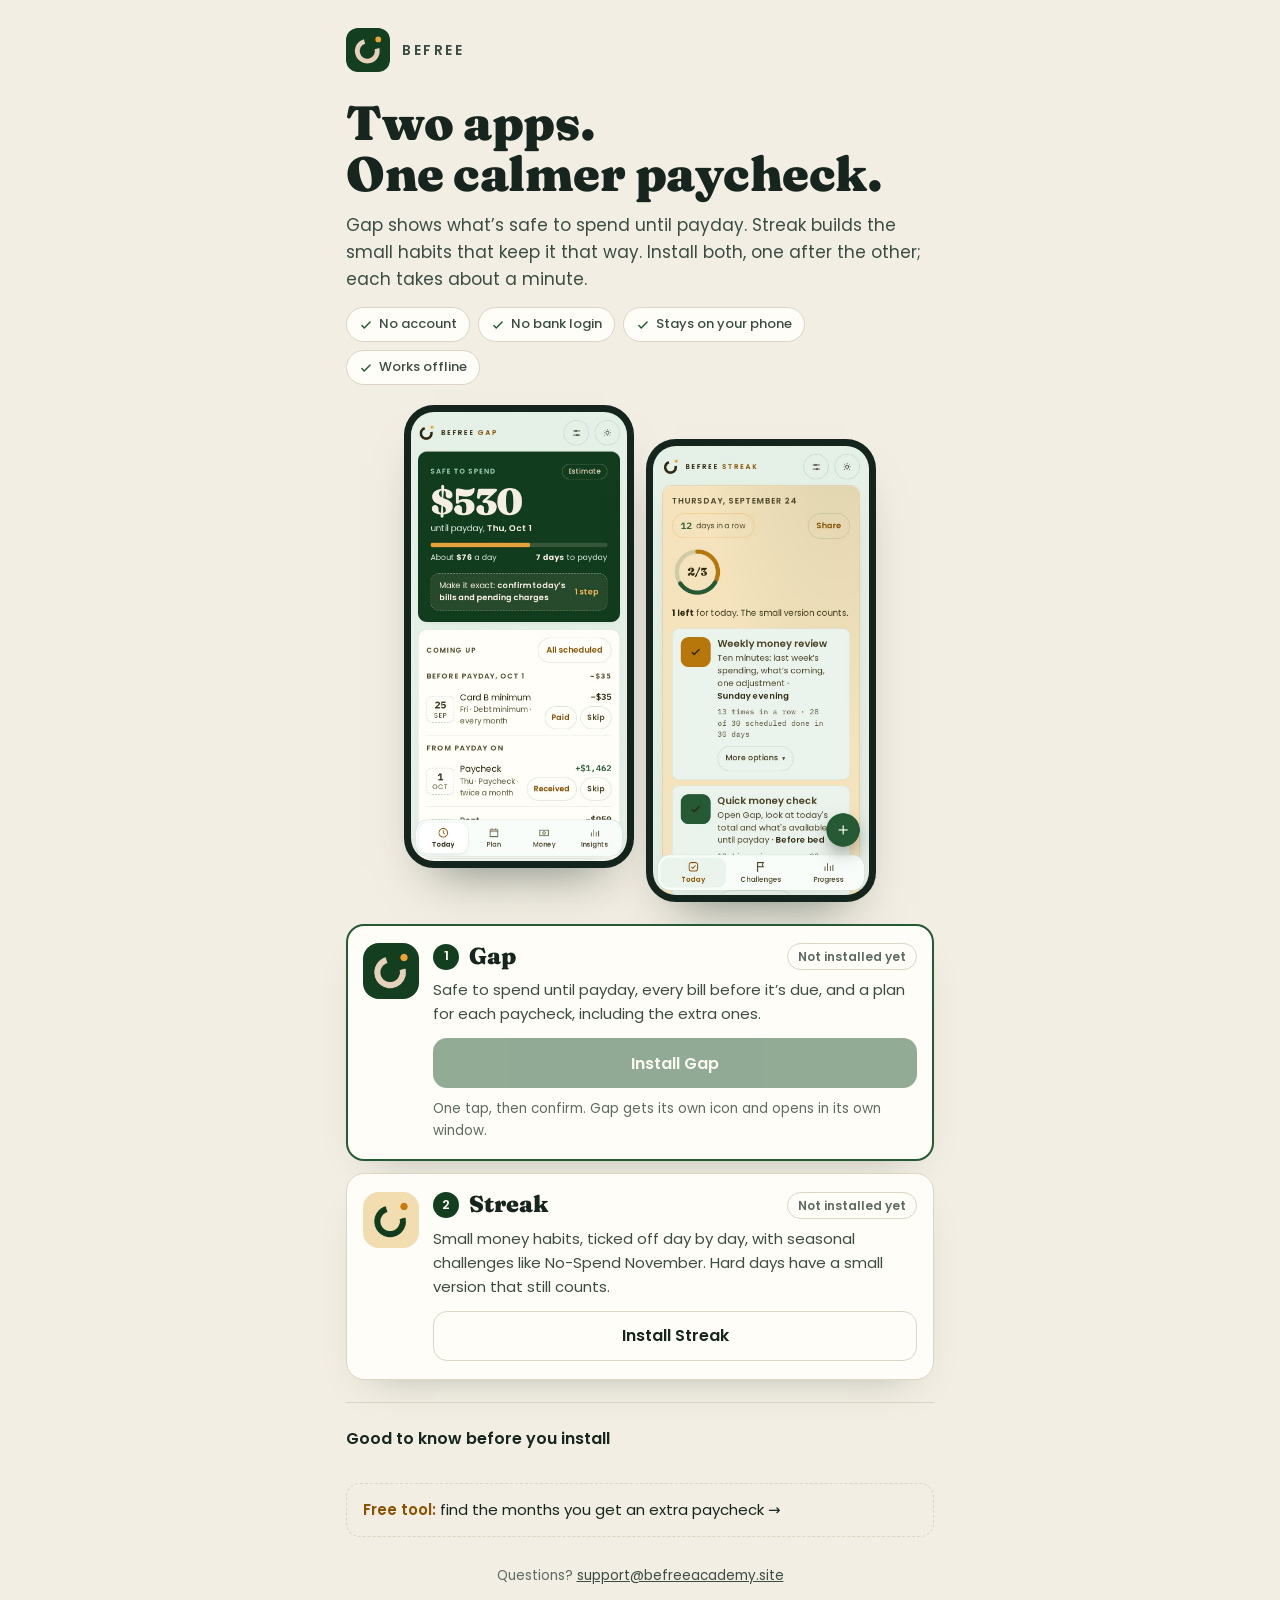
<file: befree-apps/gap/install.html>
<!doctype html>
<html lang="en-US">
<head>
<meta charset="utf-8">
<meta name="viewport" content="width=device-width,initial-scale=1,viewport-fit=cover">
<meta http-equiv="Content-Security-Policy" content="default-src 'self'; script-src 'self'; style-src 'self' 'unsafe-inline'; img-src 'self'; font-src 'self'; manifest-src 'self'; worker-src 'self'; connect-src 'self'; object-src 'none'; base-uri 'none'; form-action 'none'">
<meta name="referrer" content="no-referrer">
<meta name="theme-color" content="#133F20">
<meta name="color-scheme" content="light dark">
<meta name="description" content="Install BeFree Gap and BeFree Streak: two private money apps with no account and no bank login.">
<link rel="manifest" href="manifest.webmanifest">
<link rel="icon" href="../logo.svg" type="image/svg+xml">
<link rel="apple-touch-icon" href="icons/apple-touch-icon.png">
<meta name="apple-mobile-web-app-capable" content="yes">
<meta name="mobile-web-app-capable" content="yes">
<meta name="apple-mobile-web-app-status-bar-style" content="black-translucent">
<meta name="apple-mobile-web-app-title" content="Gap">
<title>BeFree · Install Gap and Streak</title>
<link rel="stylesheet" href="../install.css">
</head>
<body data-app="gap">
<main class="wrap">
  <header class="brand"><img src="../logo.svg" alt="" width="44" height="44"><span>BeFree</span></header>
  <h1>Two apps.<br>One calmer paycheck.</h1>
  <p class="lead">Gap shows what’s safe to spend until payday. Streak builds the small habits that keep it that way. Install both, one after the other; each takes about a minute.</p>
  <div class="chips"><span><svg width="14" height="14" viewBox="0 0 24 24" fill="none" stroke="currentColor" stroke-width="2.6" stroke-linecap="round" stroke-linejoin="round" aria-hidden="true"><path d="m5 13 4 4L19 7"/></svg>No account</span><span><svg width="14" height="14" viewBox="0 0 24 24" fill="none" stroke="currentColor" stroke-width="2.6" stroke-linecap="round" stroke-linejoin="round" aria-hidden="true"><path d="m5 13 4 4L19 7"/></svg>No bank login</span><span><svg width="14" height="14" viewBox="0 0 24 24" fill="none" stroke="currentColor" stroke-width="2.6" stroke-linecap="round" stroke-linejoin="round" aria-hidden="true"><path d="m5 13 4 4L19 7"/></svg>Stays on your phone</span><span><svg width="14" height="14" viewBox="0 0 24 24" fill="none" stroke="currentColor" stroke-width="2.6" stroke-linecap="round" stroke-linejoin="round" aria-hidden="true"><path d="m5 13 4 4L19 7"/></svg>Works offline</span></div>
  <div class="phones">
    <figure class="phone"><img src="../shots/gap-today.jpg" width="375" height="780" alt="Gap: $180 safe to spend until payday on Friday, Oct 9, with a Log a purchase button and the bills coming up"></figure>
    <figure class="phone b"><img src="../shots/streak-today.jpg" width="375" height="780" alt="Streak: 12 days in a row, two of three money habits done today"></figure>
  </div>

  <ol class="steps">
    <li class="step" id="step-gap">
      <img class="appicon" src="../gap/icons/icon-192.png" alt="" width="56" height="56">
      <div class="sbody">
        <div class="shead"><span class="num">1</span><h2>Gap</h2><span class="badge" id="state-gap">Not installed yet</span></div>
        <p>Safe to spend until payday, every bill before it’s due, and a plan for each paycheck, including the extra ones.</p>
        <div class="act" id="act-gap" aria-live="polite"><a class="btn" href="../gap/install.html#step-gap">Install Gap</a></div>
      </div>
    </li>
    <li class="step" id="step-streak">
      <img class="appicon streak" src="../streak/icons/icon-192.png" alt="" width="56" height="56">
      <div class="sbody">
        <div class="shead"><span class="num">2</span><h2>Streak</h2><span class="badge" id="state-streak">Not installed yet</span></div>
        <p>Small money habits, ticked off day by day, with seasonal challenges like No-Spend November. Hard days have a small version that still counts.</p>
        <div class="act" id="act-streak" aria-live="polite"><a class="btn" href="../streak/install.html#step-streak">Install Streak</a></div>
      </div>
    </li>
  </ol>

  <div class="done" id="allDone" hidden>
    <h2>Both apps are installed</h2>
    <p>Open Gap and Streak from their icons from now on, not from this browser tab. Save a backup from each app’s Settings once a week.</p>
  </div>

  <details class="help">
    <summary>Good to know before you install</summary>
    <ul>
      <li><b>Two separate apps.</b> Gap and Streak each keep their own records, so each one needs its own backup.</li>
      <li><b>iPhone and iPad:</b> use Safari, or Chrome on iOS 16.4 or later. On a Mac, use Safari (File, then Add to Dock) or Chrome.</li>
      <li><b>Private by design.</b> Your entries are stored in the app on this device. Nothing is sent to us, and there is no login to lose.</li>
      <li><b>Moving from the older one-window version?</b> Save a backup in the old app first, then restore it in the new app from Settings.</li>
    </ul>
  </details>

  <a class="tool" href="../extra-paychecks.html"><b>Free tool:</b> find the months you get an extra paycheck &rarr;</a>

  <footer>Questions? <a href="mailto:support@befreeacademy.site">support@befreeacademy.site</a></footer>
</main>
<script src="../install.js"></script>
</body>
</html>
</file>
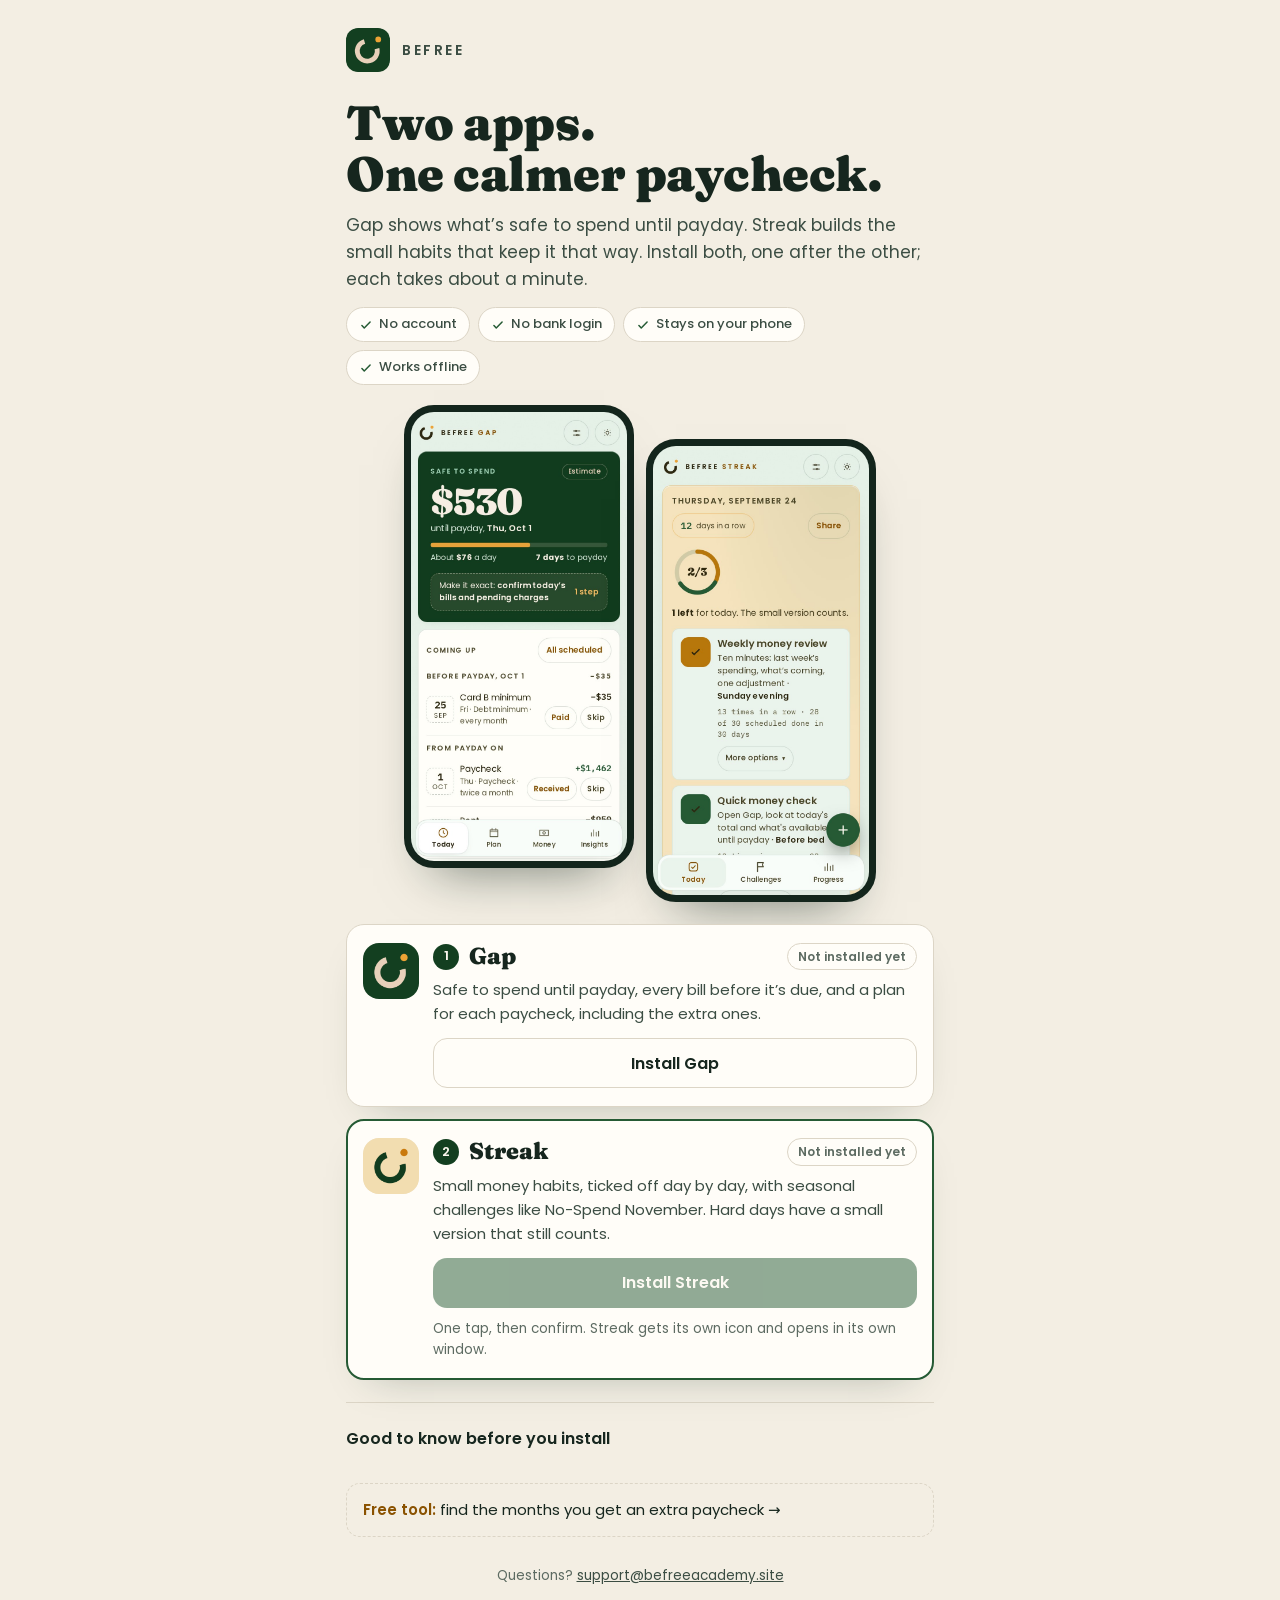
<file: befree-apps/streak/install.html>
<!doctype html>
<html lang="en-US">
<head>
<meta charset="utf-8">
<meta name="viewport" content="width=device-width,initial-scale=1,viewport-fit=cover">
<meta http-equiv="Content-Security-Policy" content="default-src 'self'; script-src 'self'; style-src 'self' 'unsafe-inline'; img-src 'self'; font-src 'self'; manifest-src 'self'; worker-src 'self'; connect-src 'self'; object-src 'none'; base-uri 'none'; form-action 'none'">
<meta name="referrer" content="no-referrer">
<meta name="theme-color" content="#133F20">
<meta name="color-scheme" content="light dark">
<meta name="description" content="Install BeFree Gap and BeFree Streak: two private money apps with no account and no bank login.">
<link rel="manifest" href="manifest.webmanifest">
<link rel="icon" href="../logo.svg" type="image/svg+xml">
<link rel="apple-touch-icon" href="icons/apple-touch-icon.png">
<meta name="apple-mobile-web-app-capable" content="yes">
<meta name="mobile-web-app-capable" content="yes">
<meta name="apple-mobile-web-app-status-bar-style" content="black-translucent">
<meta name="apple-mobile-web-app-title" content="Streak">
<title>BeFree · Install Gap and Streak</title>
<link rel="stylesheet" href="../install.css">
</head>
<body data-app="streak">
<main class="wrap">
  <header class="brand"><img src="../logo.svg" alt="" width="44" height="44"><span>BeFree</span></header>
  <h1>Two apps.<br>One calmer paycheck.</h1>
  <p class="lead">Gap shows what’s safe to spend until payday. Streak builds the small habits that keep it that way. Install both, one after the other; each takes about a minute.</p>
  <div class="chips"><span><svg width="14" height="14" viewBox="0 0 24 24" fill="none" stroke="currentColor" stroke-width="2.6" stroke-linecap="round" stroke-linejoin="round" aria-hidden="true"><path d="m5 13 4 4L19 7"/></svg>No account</span><span><svg width="14" height="14" viewBox="0 0 24 24" fill="none" stroke="currentColor" stroke-width="2.6" stroke-linecap="round" stroke-linejoin="round" aria-hidden="true"><path d="m5 13 4 4L19 7"/></svg>No bank login</span><span><svg width="14" height="14" viewBox="0 0 24 24" fill="none" stroke="currentColor" stroke-width="2.6" stroke-linecap="round" stroke-linejoin="round" aria-hidden="true"><path d="m5 13 4 4L19 7"/></svg>Stays on your phone</span><span><svg width="14" height="14" viewBox="0 0 24 24" fill="none" stroke="currentColor" stroke-width="2.6" stroke-linecap="round" stroke-linejoin="round" aria-hidden="true"><path d="m5 13 4 4L19 7"/></svg>Works offline</span></div>
  <div class="phones">
    <figure class="phone"><img src="../shots/gap-today.jpg" width="375" height="780" alt="Gap: $180 safe to spend until payday on Friday, Oct 9, with a Log a purchase button and the bills coming up"></figure>
    <figure class="phone b"><img src="../shots/streak-today.jpg" width="375" height="780" alt="Streak: 12 days in a row, two of three money habits done today"></figure>
  </div>

  <ol class="steps">
    <li class="step" id="step-gap">
      <img class="appicon" src="../gap/icons/icon-192.png" alt="" width="56" height="56">
      <div class="sbody">
        <div class="shead"><span class="num">1</span><h2>Gap</h2><span class="badge" id="state-gap">Not installed yet</span></div>
        <p>Safe to spend until payday, every bill before it’s due, and a plan for each paycheck, including the extra ones.</p>
        <div class="act" id="act-gap" aria-live="polite"><a class="btn" href="../gap/install.html#step-gap">Install Gap</a></div>
      </div>
    </li>
    <li class="step" id="step-streak">
      <img class="appicon streak" src="../streak/icons/icon-192.png" alt="" width="56" height="56">
      <div class="sbody">
        <div class="shead"><span class="num">2</span><h2>Streak</h2><span class="badge" id="state-streak">Not installed yet</span></div>
        <p>Small money habits, ticked off day by day, with seasonal challenges like No-Spend November. Hard days have a small version that still counts.</p>
        <div class="act" id="act-streak" aria-live="polite"><a class="btn" href="../streak/install.html#step-streak">Install Streak</a></div>
      </div>
    </li>
  </ol>

  <div class="done" id="allDone" hidden>
    <h2>Both apps are installed</h2>
    <p>Open Gap and Streak from their icons from now on, not from this browser tab. Save a backup from each app’s Settings once a week.</p>
  </div>

  <details class="help">
    <summary>Good to know before you install</summary>
    <ul>
      <li><b>Two separate apps.</b> Gap and Streak each keep their own records, so each one needs its own backup.</li>
      <li><b>iPhone and iPad:</b> use Safari, or Chrome on iOS 16.4 or later. On a Mac, use Safari (File, then Add to Dock) or Chrome.</li>
      <li><b>Private by design.</b> Your entries are stored in the app on this device. Nothing is sent to us, and there is no login to lose.</li>
      <li><b>Moving from the older one-window version?</b> Save a backup in the old app first, then restore it in the new app from Settings.</li>
    </ul>
  </details>

  <a class="tool" href="../extra-paychecks.html"><b>Free tool:</b> find the months you get an extra paycheck &rarr;</a>

  <footer>Questions? <a href="mailto:support@befreeacademy.site">support@befreeacademy.site</a></footer>
</main>
<script src="../install.js"></script>
</body>
</html>
</file>
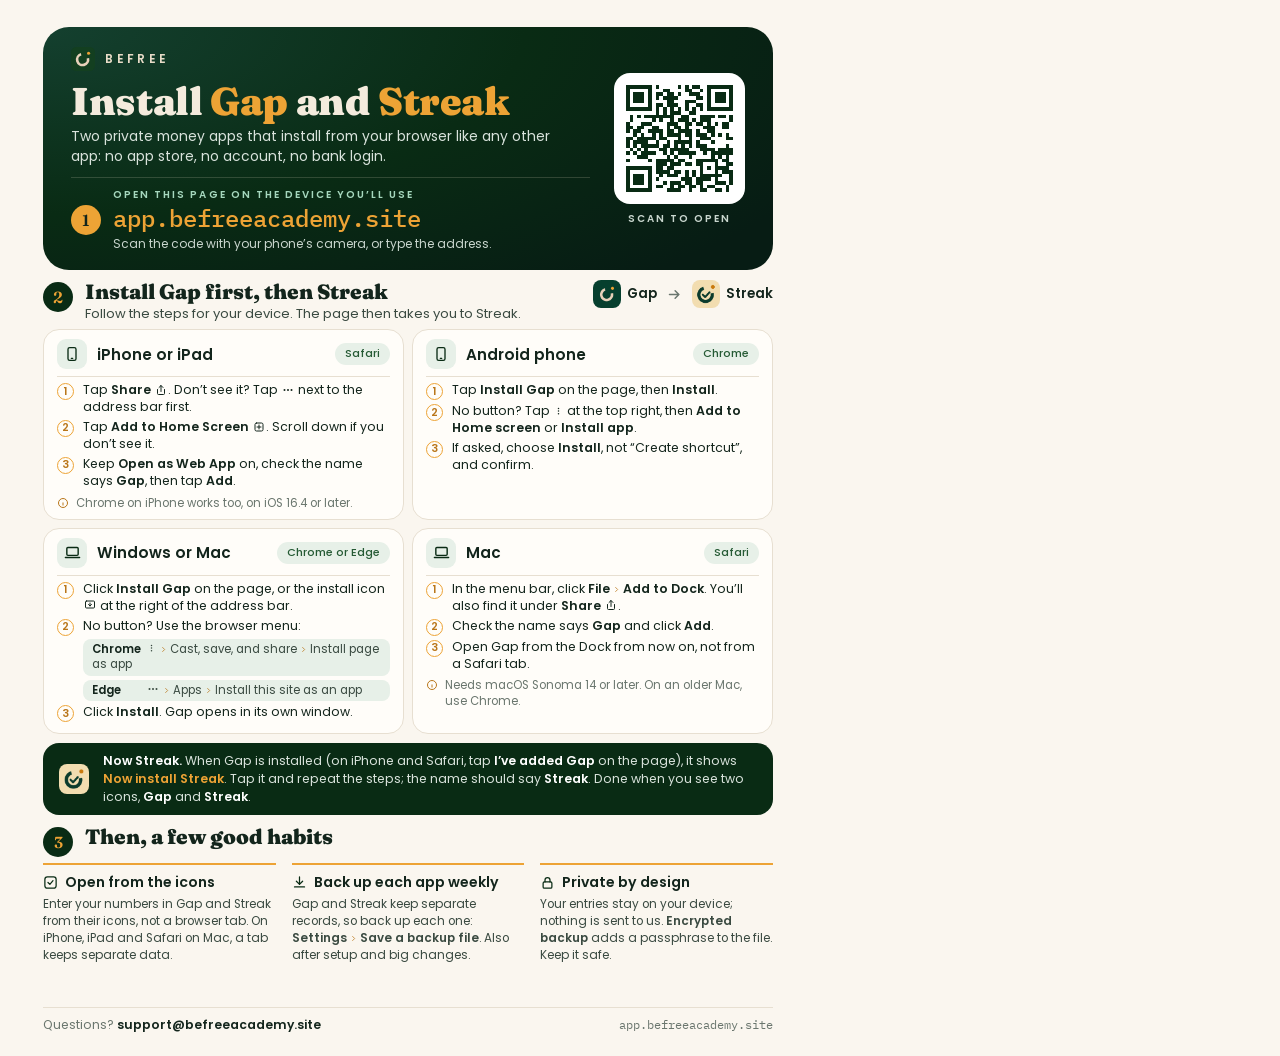
<file: docs/install-guide/guide.html>
<!doctype html>
<html lang="en-US">
<head>
<meta charset="utf-8">
<title>Install Gap and Streak</title>
<link rel="stylesheet" href="fonts.css">
<style>
@page{size:Letter;margin:0}
:root{--bg:#FAF6EF;--card:#FFFDF9;--line:#E7DFD1;--tx:#13251C;--tx2:#3A4A41;--tx3:#6A766E;--green:#092B14;--green2:#153F21;--gold:#EDA335;--goldT:#B9761A;--chip:#E7F0E8;--chipT:#255A34}
*{box-sizing:border-box;-webkit-print-color-adjust:exact;print-color-adjust:exact}
html,body{margin:0;background:var(--bg)}
body{width:8.5in;height:11in;padding:.28in .45in .24in;font:400 10.4pt/1.42 Poppins,sans-serif;color:var(--tx);overflow:hidden;display:flex;flex-direction:column}
b{font-weight:600}
.mono{font-family:'IBM Plex Mono',monospace}

/* hero */
.hero{position:relative;border-radius:26px;background:radial-gradient(120% 140% at 0% 0%,#14402F 0%,#092B14 55%,#071C14 100%);color:#F4EBDD;padding:20px 28px 18px;display:flex;gap:24px;align-items:center}
.hero .left{flex:1;min-width:0}
.brand{display:flex;align-items:center;gap:10px;font-weight:600;letter-spacing:.28em;font-size:9pt;color:#E8DCC8}
.brand img{width:24px;height:24px}
h1{font:900 29pt/1.05 Fraunces,serif;margin:10px 0 6px;letter-spacing:-.01em;white-space:nowrap}
h1 em{font-style:normal;color:var(--gold)}
.lead{margin:0;font-size:10.4pt;line-height:1.42;color:#D9E3DC;max-width:5in}
.open{display:flex;gap:12px;align-items:center;margin-top:10px;padding-top:10px;border-top:1px solid rgba(232,220,200,.18)}
.n{flex:none;width:30px;height:30px;border-radius:50%;display:grid;place-items:center;font:600 12pt/1 Fraunces,serif}
.hero .n{background:var(--gold);color:#13251C}
.eyebrow{font-size:7.6pt;font-weight:600;letter-spacing:.2em;color:#A6D8BE;text-transform:uppercase}
.url{font:500 18pt/1.2 'IBM Plex Mono',monospace;color:var(--gold);margin:2px 0}
.small{font-size:9pt;color:#C9D6CE}
.qrbox{flex:none;text-align:center}
.qr{width:1.36in;height:1.36in;background:#fff;border-radius:16px;padding:12px}
.qrcap{margin-top:8px;font-size:7.6pt;font-weight:600;letter-spacing:.2em;color:#C9D6CE}

/* sections */
.sec{display:flex;gap:12px;align-items:flex-start;margin:10px 0 6px}
.sec .n{background:var(--green);color:var(--gold);margin-top:2px}
.sec h2{font:900 15.5pt/1.15 Fraunces,serif;margin:0}
.sec p{margin:1px 0 0;color:var(--tx2);font-size:9.8pt}
.apps{margin-left:auto;display:flex;gap:10px;align-items:center;flex:none}
.app{display:flex;align-items:center;gap:6px;font-weight:600;font-size:10pt}
.app img{width:28px;height:28px;border-radius:8px}
.arrow{color:var(--tx3);font-size:12pt}

.grid{display:grid;grid-template-columns:1fr 1fr;gap:8px}
.card{background:var(--card);border:1px solid var(--line);border-radius:16px;padding:9px 13px 8px}
.ch{display:flex;align-items:center;gap:10px;padding-bottom:7px;border-bottom:1px solid var(--line);margin-bottom:5px}
.dev{width:30px;height:30px;border-radius:9px;background:var(--chip);display:grid;place-items:center;color:var(--green)}
.ch h3{margin:0;font-size:11.4pt;font-weight:600}
.pill{margin-left:auto;font-size:8.3pt;font-weight:500;color:var(--chipT);background:var(--chip);padding:3px 10px;border-radius:99px;white-space:nowrap}
ol.st{list-style:none;margin:0;padding:0}
ol.st>li{display:flex;gap:9px;margin:3px 0;font-size:9.3pt;line-height:1.36}
.k{flex:none;width:17px;height:17px;border-radius:50%;border:1.3px solid var(--gold);color:var(--goldT);font-size:8pt;font-weight:600;display:grid;place-items:center;margin-top:1px}
.ico{display:inline-block;width:12px;height:12px;vertical-align:-1.5px;margin:0 1px}
.path{margin:4px 0 0;display:grid;gap:4px}
.path div{background:var(--chip);border-radius:8px;padding:3px 9px;font-size:8.6pt;color:var(--tx2)}
.path b{display:inline-block;width:54px;color:var(--tx)}
.sep{color:var(--goldT);margin:0 3px;font-weight:600}
.chev{display:inline-block;width:7px;height:7px;vertical-align:0}
.arw{display:block;width:15px;height:15px}
.ico.kebab{width:9px}
.url a,.foot a{color:inherit;text-decoration:none}
.note{display:flex;gap:7px;align-items:flex-start;font-size:8.6pt;color:var(--tx3);margin-top:6px;line-height:1.35}
.note svg{flex:none;margin-top:1px;color:var(--goldT)}

.then{margin-top:9px;display:flex;gap:14px;align-items:center;background:var(--green);color:#F4EBDD;border-radius:16px;padding:9px 16px}
.then .apps2{display:flex;align-items:center;gap:6px;flex:none}
.then img{width:30px;height:30px;border-radius:8px}
.then p{margin:0;font-size:9.3pt;line-height:1.45;color:#D9E3DC}
.then b{color:#fff}
.then .hl{color:var(--gold);font-weight:600}

.habits{display:grid;grid-template-columns:repeat(3,1fr);gap:16px}
.habit{border-top:2.5px solid var(--gold);padding-top:7px}
.habit h4{margin:0 0 4px;font-size:10.6pt;font-weight:600;display:flex;align-items:center;gap:7px}
.habit h4 svg{color:var(--green)}
.habit p{margin:0;font-size:8.9pt;color:var(--tx2);line-height:1.42}

.foot{margin-top:auto;padding-top:8px;border-top:1px solid var(--line);display:flex;justify-content:space-between;align-items:center;font-size:9.2pt;color:var(--tx3)}
.foot b{color:var(--tx)}
.moving{font-size:8.6pt;color:var(--tx3);margin:8px 0 6px;display:flex;gap:7px;align-items:flex-start}
.moving svg{flex:none;margin-top:1px;color:var(--goldT)}
</style>
</head>
<body>

<header class="hero">
  <div class="left">
    <div class="brand"><img src="logo.svg" alt="">BEFREE</div>
    <h1>Install <em>Gap</em> and <em>Streak</em></h1>
    <p class="lead">Two private money apps that install from your browser like any other app: no app store, no account, no bank login.</p>
    <div class="open">
      <span class="n">1</span>
      <div>
        <div class="eyebrow">Open this page on the device you’ll use</div>
        <div class="url"><a href="https://app.befreeacademy.site">app.befreeacademy.site</a></div>
        <div class="small">Scan the code with your phone’s camera, or type the address.</div>
      </div>
    </div>
  </div>
  <div class="qrbox">
    <div class="qr"><img src="qr.svg" alt="QR code for app.befreeacademy.site" style="width:100%;height:100%;display:block"></div>
    <div class="qrcap">SCAN TO OPEN</div>
  </div>
</header>

<div class="sec">
  <span class="n">2</span>
  <div>
    <h2>Install Gap first, then Streak</h2>
    <p>Follow the steps for your device. The page then takes you to Streak.</p>
  </div>
  <div class="apps">
    <span class="app"><img src="gap.png" alt="">Gap</span><span class="arrow"><svg class="arw" viewBox="0 0 24 24" fill="none" stroke="currentColor" stroke-width="2.4" stroke-linecap="round" stroke-linejoin="round" aria-hidden="true"><path d="M4 12h15M13 6l6 6-6 6"/></svg></span><span class="app"><img src="streak.png" alt="">Streak</span>
  </div>
</div>

<div class="grid">
  <section class="card">
    <div class="ch"><span class="dev"><svg width="16" height="16" viewBox="0 0 24 24" fill="none" stroke="currentColor" stroke-width="2" stroke-linecap="round"><rect x="6" y="2.5" width="12" height="19" rx="2.5"/><path d="M11 18.5h2"/></svg></span><h3>iPhone or iPad</h3><span class="pill">Safari</span></div>
    <ol class="st">
      <li><span class="k">1</span><span>Tap <b>Share</b> <svg class="ico" viewBox="0 0 24 24" fill="none" stroke="currentColor" stroke-width="2" stroke-linecap="round" stroke-linejoin="round"><path d="M12 3v12M8 7l4-4 4 4"/><path d="M5 11v8a2 2 0 0 0 2 2h10a2 2 0 0 0 2-2v-8"/></svg>. Don’t see it? Tap <b><svg class="ico" viewBox="0 0 24 24" fill="currentColor" role="img" aria-label="the three-dot button"><circle cx="5" cy="12" r="2"/><circle cx="12" cy="12" r="2"/><circle cx="19" cy="12" r="2"/></svg></b> next to the address bar first.</span></li>
      <li><span class="k">2</span><span>Tap <b>Add to Home Screen</b> <svg class="ico" viewBox="0 0 24 24" fill="none" stroke="currentColor" stroke-width="2" stroke-linecap="round"><rect x="4" y="4" width="16" height="16" rx="3"/><path d="M12 8v8M8 12h8"/></svg>. Scroll down if you don’t see it.</span></li>
      <li><span class="k">3</span><span>Keep <b>Open as Web App</b> on, check the name says <b>Gap</b>, then tap <b>Add</b>.</span></li>
    </ol>
    <div class="note"><svg width="12" height="12" viewBox="0 0 24 24" fill="none" stroke="currentColor" stroke-width="2"><circle cx="12" cy="12" r="9"/><path d="M12 11v6M12 7.5v.1"/></svg><span>Chrome on iPhone works too, on iOS 16.4 or later.</span></div>
  </section>

  <section class="card">
    <div class="ch"><span class="dev"><svg width="16" height="16" viewBox="0 0 24 24" fill="none" stroke="currentColor" stroke-width="2" stroke-linecap="round"><rect x="6" y="2.5" width="12" height="19" rx="2.5"/><path d="M11 18.5h2"/></svg></span><h3>Android phone</h3><span class="pill">Chrome</span></div>
    <ol class="st">
      <li><span class="k">1</span><span>Tap <b>Install Gap</b> on the page, then <b>Install</b>.</span></li>
      <li><span class="k">2</span><span>No button? Tap <b><svg class="ico kebab" viewBox="0 0 24 24" fill="currentColor" role="img" aria-label="the three-dot menu"><circle cx="12" cy="5" r="2"/><circle cx="12" cy="12" r="2"/><circle cx="12" cy="19" r="2"/></svg></b> at the top right, then <b>Add to Home screen</b> or <b>Install app</b>.</span></li>
      <li><span class="k">3</span><span>If asked, choose <b>Install</b>, not “Create shortcut”, and confirm.</span></li>
    </ol>
  </section>

  <section class="card">
    <div class="ch"><span class="dev"><svg width="17" height="17" viewBox="0 0 24 24" fill="none" stroke="currentColor" stroke-width="2" stroke-linecap="round"><rect x="4" y="5" width="16" height="11" rx="1.5"/><path d="M2 19h20"/></svg></span><h3>Windows or Mac</h3><span class="pill">Chrome or Edge</span></div>
    <ol class="st">
      <li><span class="k">1</span><span>Click <b>Install Gap</b> on the page, or the install icon <svg class="ico" viewBox="0 0 24 24" fill="none" stroke="currentColor" stroke-width="2" stroke-linecap="round"><rect x="3" y="4" width="18" height="14" rx="2"/><path d="M12 8v6M9 11l3 3 3-3"/></svg> at the right of the address bar.</span></li>
      <li><span class="k">2</span><span style="flex:1">No button? Use the browser menu:
        <div class="path">
          <div><b>Chrome</b><svg class="ico kebab" viewBox="0 0 24 24" fill="currentColor" role="img" aria-label="the three-dot menu"><circle cx="12" cy="5" r="2"/><circle cx="12" cy="12" r="2"/><circle cx="12" cy="19" r="2"/></svg><span class="sep"><svg class="chev" viewBox="0 0 24 24" fill="none" stroke="currentColor" stroke-width="2.6" stroke-linecap="round" stroke-linejoin="round" aria-hidden="true"><path d="M9 5l7 7-7 7"/></svg></span>Cast, save, and share<span class="sep"><svg class="chev" viewBox="0 0 24 24" fill="none" stroke="currentColor" stroke-width="2.6" stroke-linecap="round" stroke-linejoin="round" aria-hidden="true"><path d="M9 5l7 7-7 7"/></svg></span>Install page as app</div>
          <div><b>Edge</b><svg class="ico" viewBox="0 0 24 24" fill="currentColor" role="img" aria-label="the three-dot button"><circle cx="5" cy="12" r="2"/><circle cx="12" cy="12" r="2"/><circle cx="19" cy="12" r="2"/></svg><span class="sep"><svg class="chev" viewBox="0 0 24 24" fill="none" stroke="currentColor" stroke-width="2.6" stroke-linecap="round" stroke-linejoin="round" aria-hidden="true"><path d="M9 5l7 7-7 7"/></svg></span>Apps<span class="sep"><svg class="chev" viewBox="0 0 24 24" fill="none" stroke="currentColor" stroke-width="2.6" stroke-linecap="round" stroke-linejoin="round" aria-hidden="true"><path d="M9 5l7 7-7 7"/></svg></span>Install this site as an app</div>
        </div></span></li>
      <li><span class="k">3</span><span>Click <b>Install</b>. Gap opens in its own window.</span></li>
    </ol>
  </section>

  <section class="card">
    <div class="ch"><span class="dev"><svg width="17" height="17" viewBox="0 0 24 24" fill="none" stroke="currentColor" stroke-width="2" stroke-linecap="round"><rect x="4" y="5" width="16" height="11" rx="1.5"/><path d="M2 19h20"/></svg></span><h3>Mac</h3><span class="pill">Safari</span></div>
    <ol class="st">
      <li><span class="k">1</span><span>In the menu bar, click <b>File</b><span class="sep"><svg class="chev" viewBox="0 0 24 24" fill="none" stroke="currentColor" stroke-width="2.6" stroke-linecap="round" stroke-linejoin="round" aria-hidden="true"><path d="M9 5l7 7-7 7"/></svg></span><b>Add to Dock</b>. You’ll also find it under <b>Share</b> <svg class="ico" viewBox="0 0 24 24" fill="none" stroke="currentColor" stroke-width="2" stroke-linecap="round" stroke-linejoin="round"><path d="M12 3v12M8 7l4-4 4 4"/><path d="M5 11v8a2 2 0 0 0 2 2h10a2 2 0 0 0 2-2v-8"/></svg>.</span></li>
      <li><span class="k">2</span><span>Check the name says <b>Gap</b> and click <b>Add</b>.</span></li>
      <li><span class="k">3</span><span>Open Gap from the Dock from now on, not from a Safari tab.</span></li>
    </ol>
    <div class="note"><svg width="12" height="12" viewBox="0 0 24 24" fill="none" stroke="currentColor" stroke-width="2"><circle cx="12" cy="12" r="9"/><path d="M12 11v6M12 7.5v.1"/></svg><span>Needs macOS Sonoma 14 or later. On an older Mac, use Chrome.</span></div>
  </section>
</div>

<div class="then">
  <div class="apps2"><img src="streak.png" alt=""></div>
  <p><b>Now Streak.</b> When Gap is installed (on iPhone and Safari, tap <b>I’ve added Gap</b> on the page), it shows <span class="hl">Now install Streak</span>. Tap it and repeat the steps; the name should say <b>Streak</b>. Done when you see two icons, <b>Gap</b> and <b>Streak</b>.</p>
</div>

<div class="sec">
  <span class="n">3</span>
  <div><h2>Then, a few good habits</h2></div>
</div>

<div class="habits">
  <div class="habit">
    <h4><svg width="15" height="15" viewBox="0 0 24 24" fill="none" stroke="currentColor" stroke-width="2" stroke-linecap="round" stroke-linejoin="round"><rect x="3" y="3" width="18" height="18" rx="4"/><path d="m8 12 3 3 5-6"/></svg>Open from the icons</h4>
    <p>Enter your numbers in Gap and Streak from their icons, not a browser tab. On iPhone, iPad and Safari on Mac, a tab keeps separate data.</p>
  </div>
  <div class="habit">
    <h4><svg width="15" height="15" viewBox="0 0 24 24" fill="none" stroke="currentColor" stroke-width="2" stroke-linecap="round" stroke-linejoin="round"><path d="M12 3v12M7 10l5 5 5-5"/><path d="M4 19h16"/></svg>Back up each app weekly</h4>
    <p>Gap and Streak keep separate records, so back up each one: <b>Settings<span class="sep"><svg class="chev" viewBox="0 0 24 24" fill="none" stroke="currentColor" stroke-width="2.6" stroke-linecap="round" stroke-linejoin="round" aria-hidden="true"><path d="M9 5l7 7-7 7"/></svg></span>Save a backup file</b>. Also after setup and big changes.</p>
  </div>
  <div class="habit">
    <h4><svg width="15" height="15" viewBox="0 0 24 24" fill="none" stroke="currentColor" stroke-width="2" stroke-linecap="round" stroke-linejoin="round"><rect x="5" y="11" width="14" height="10" rx="2"/><path d="M8 11V8a4 4 0 0 1 8 0v3"/></svg>Private by design</h4>
    <p>Your entries stay on your device; nothing is sent to us. <b>Encrypted backup</b> adds a passphrase to the file. Keep it safe.</p>
  </div>
</div>

<footer class="foot"><span>Questions? <b><a href="mailto:support@befreeacademy.site">support@befreeacademy.site</a></b></span><span class="mono"><a href="https://app.befreeacademy.site">app.befreeacademy.site</a></span></footer>
</body>
</html>
</file>
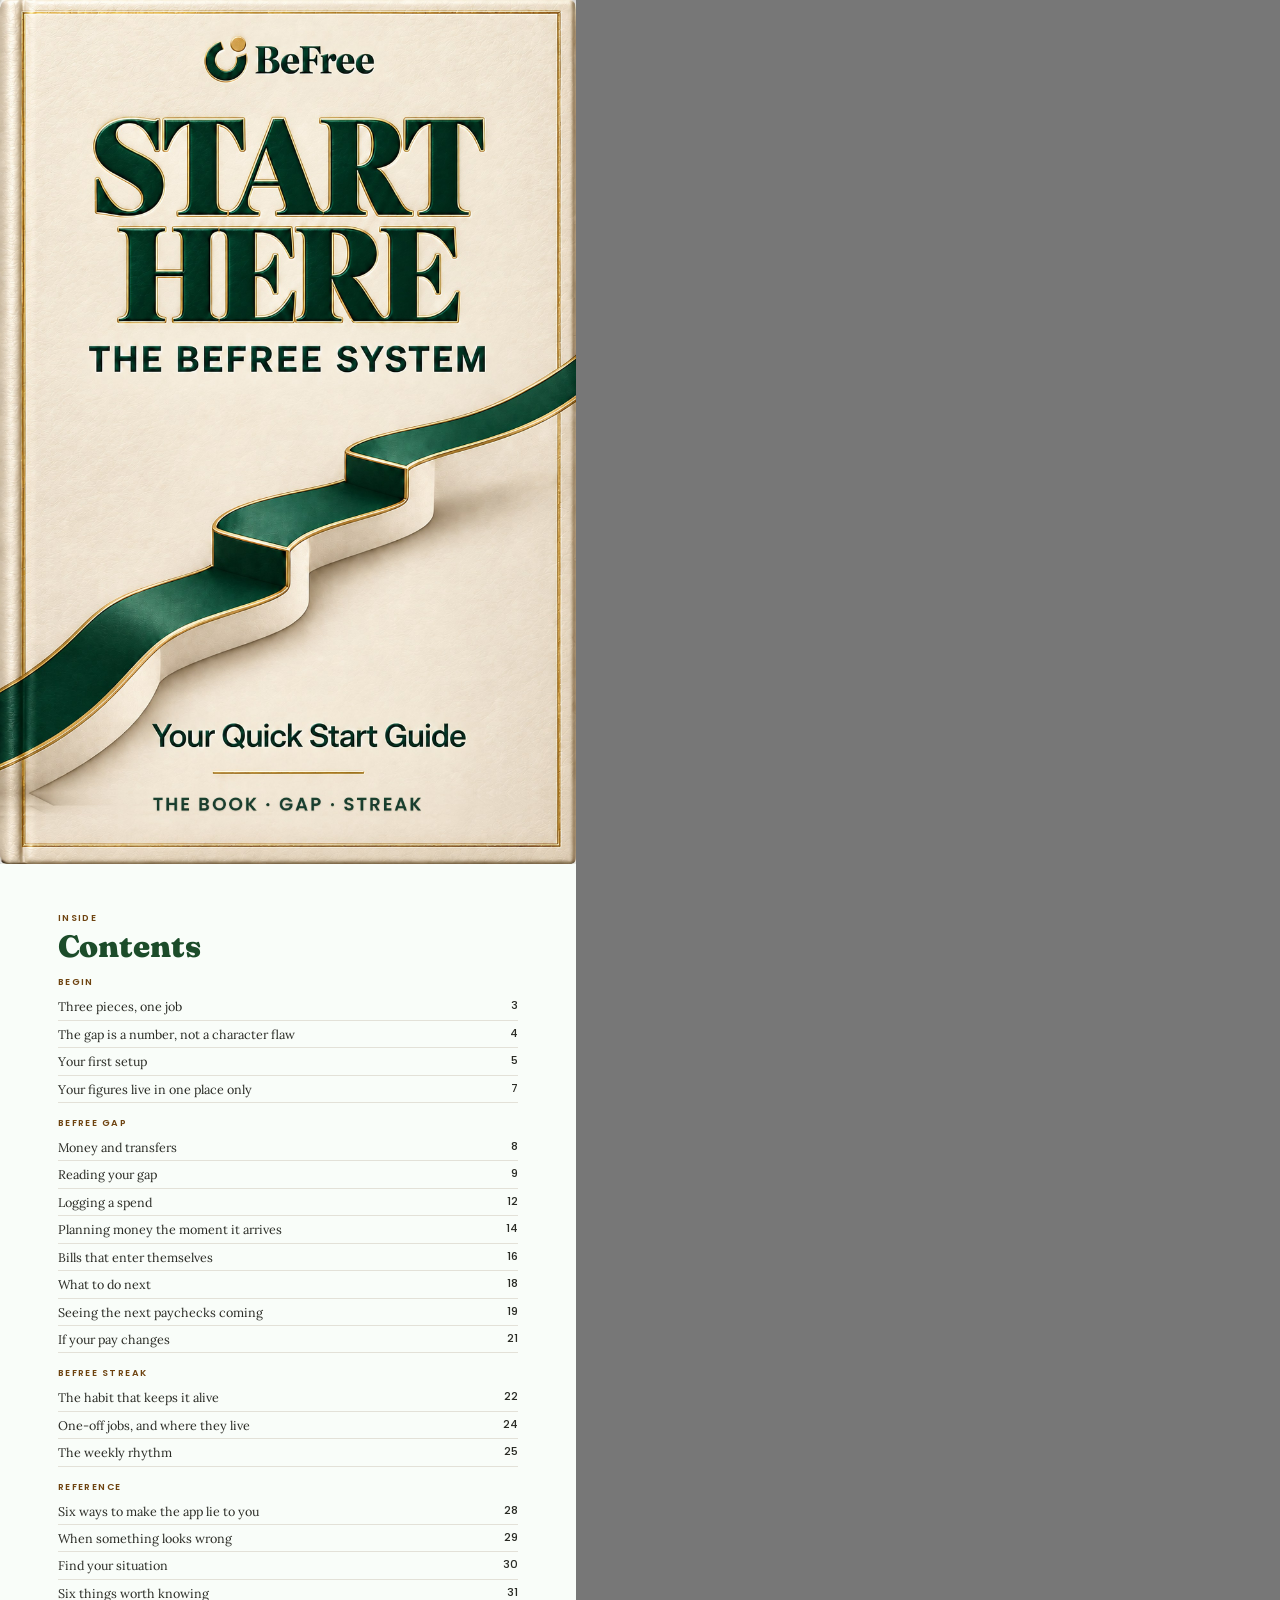
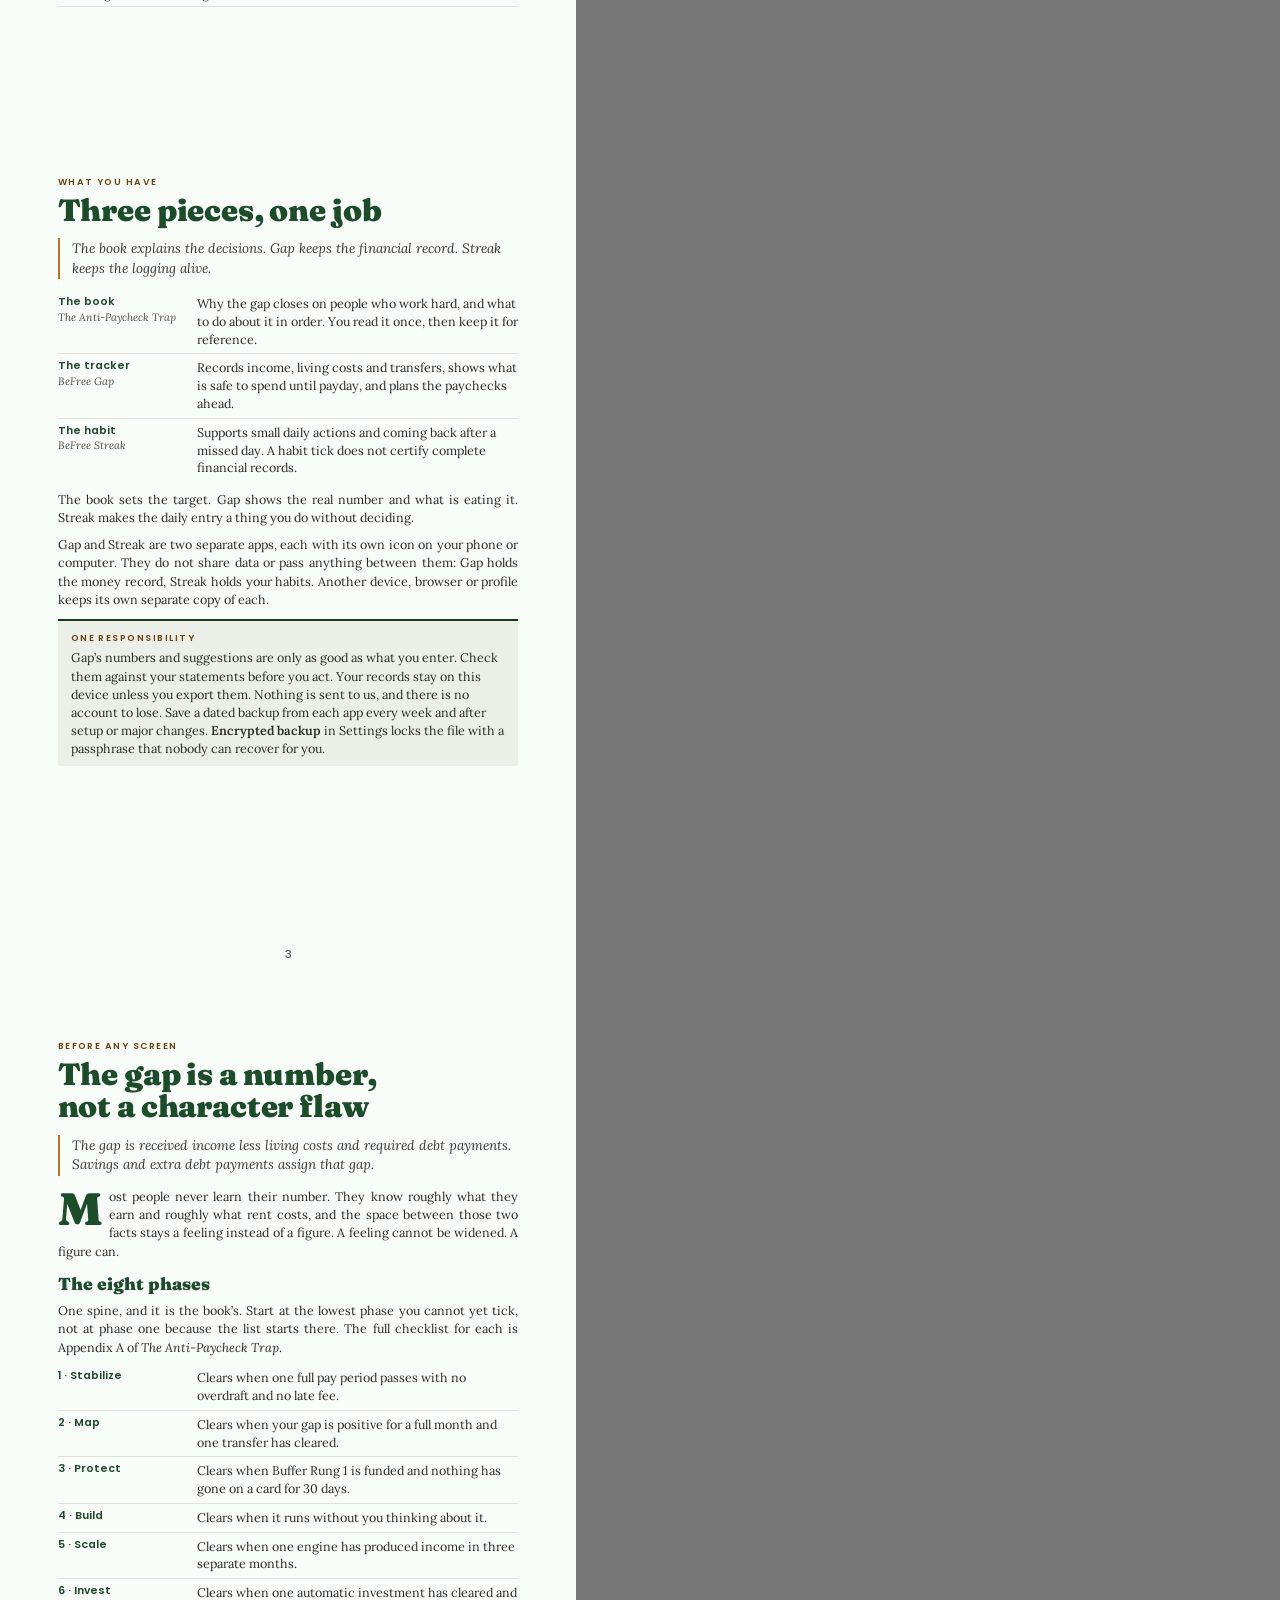
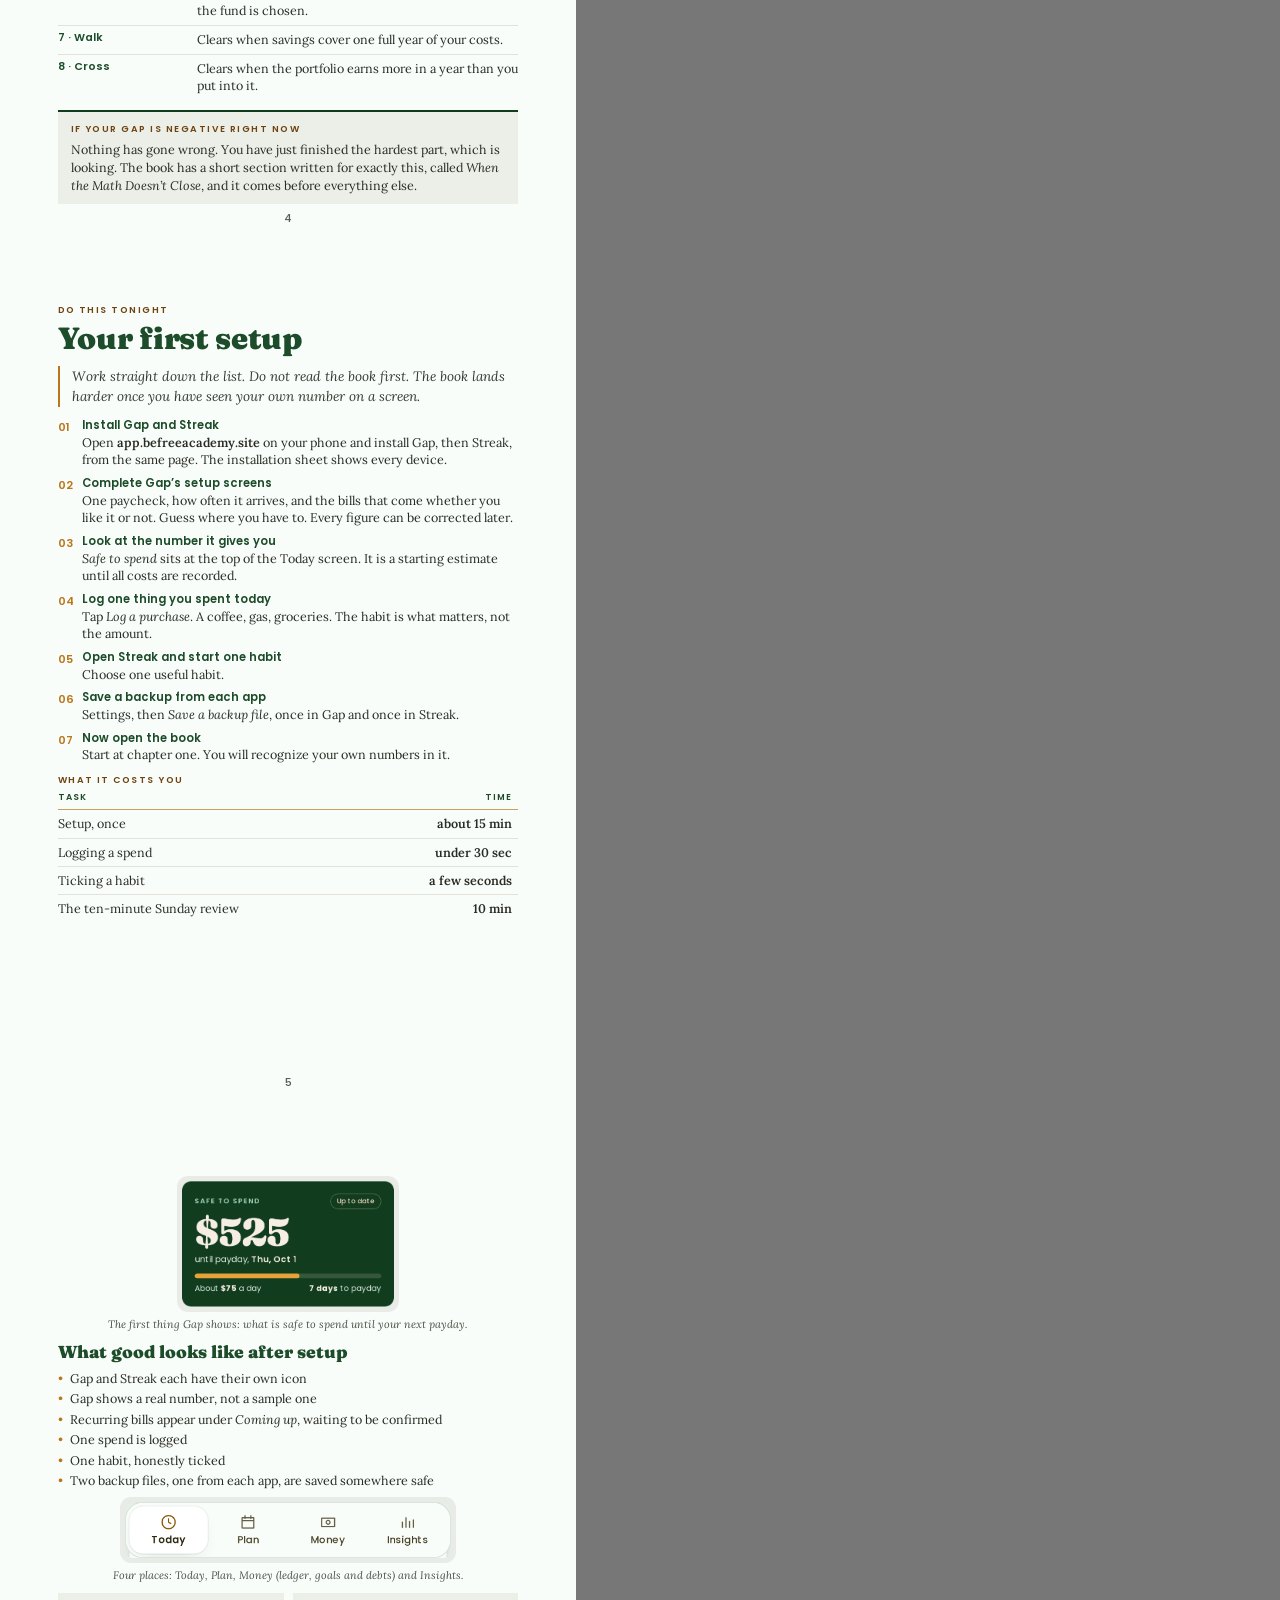
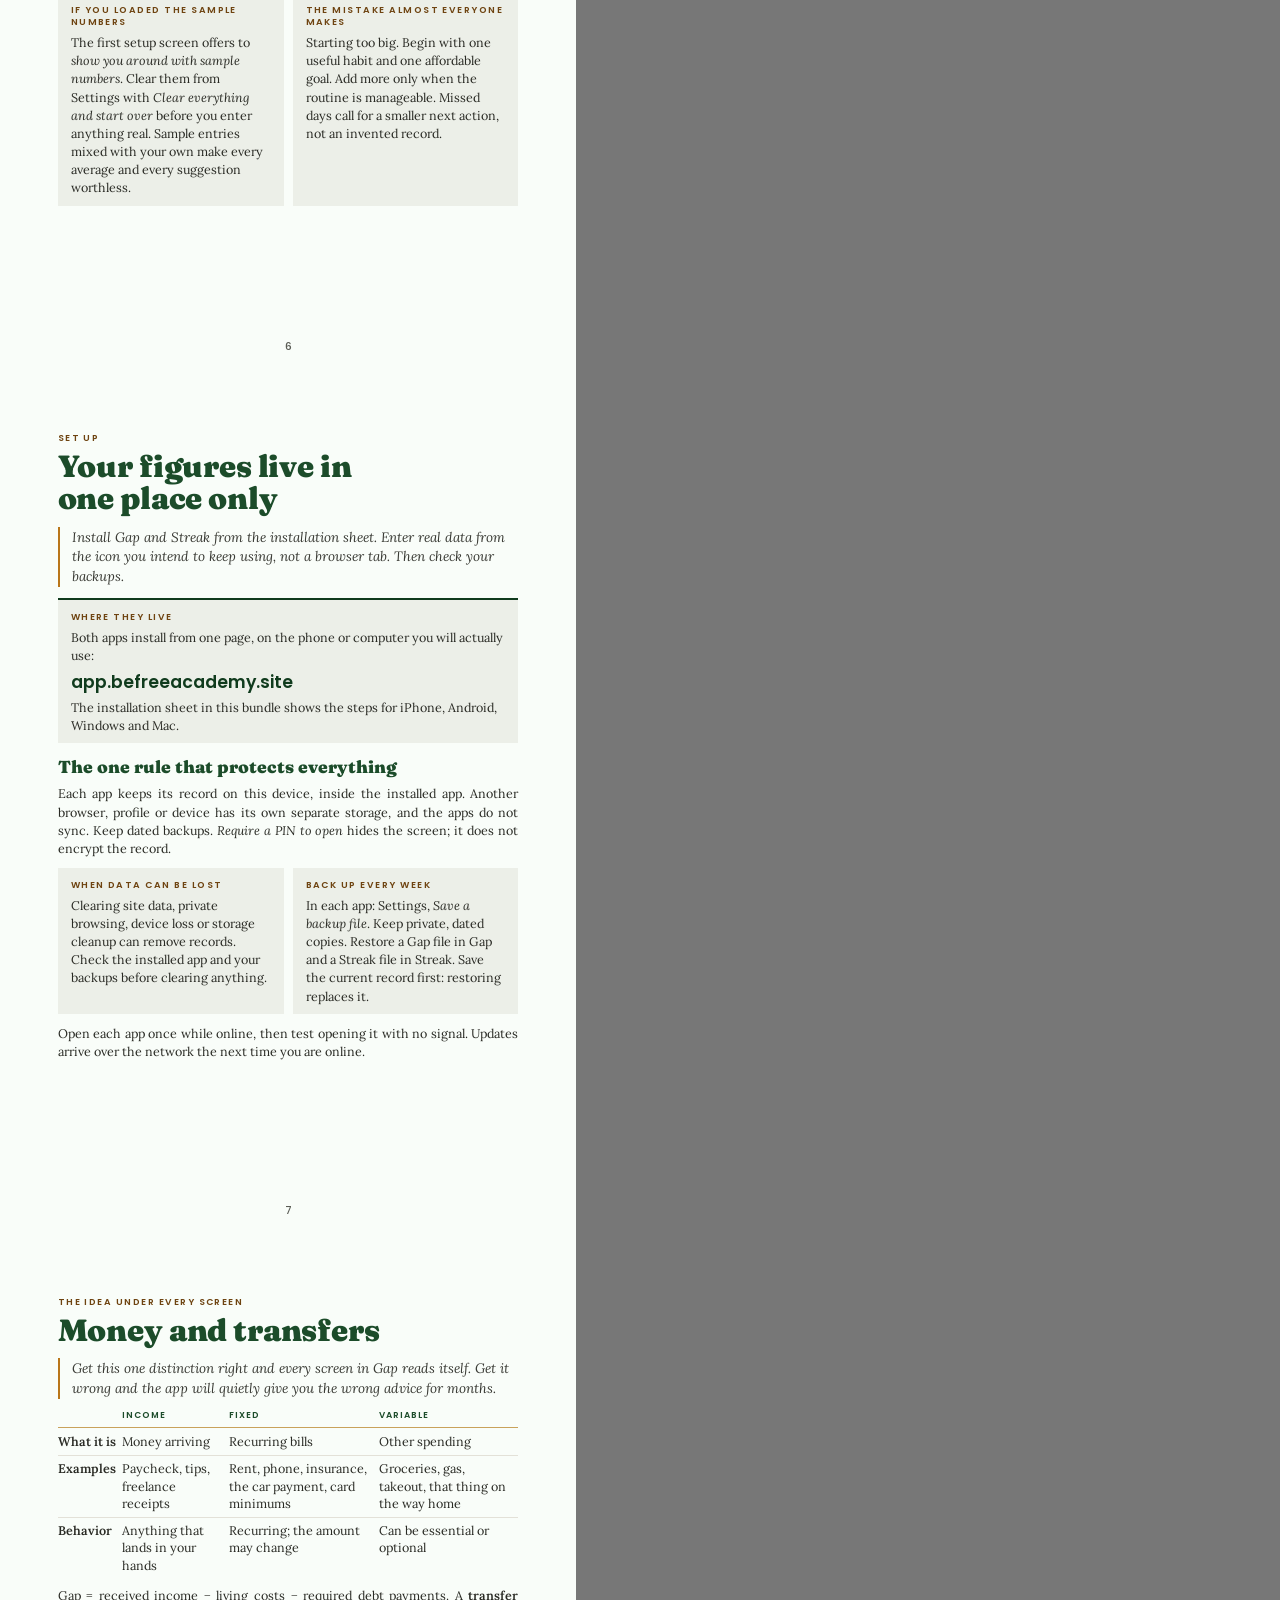
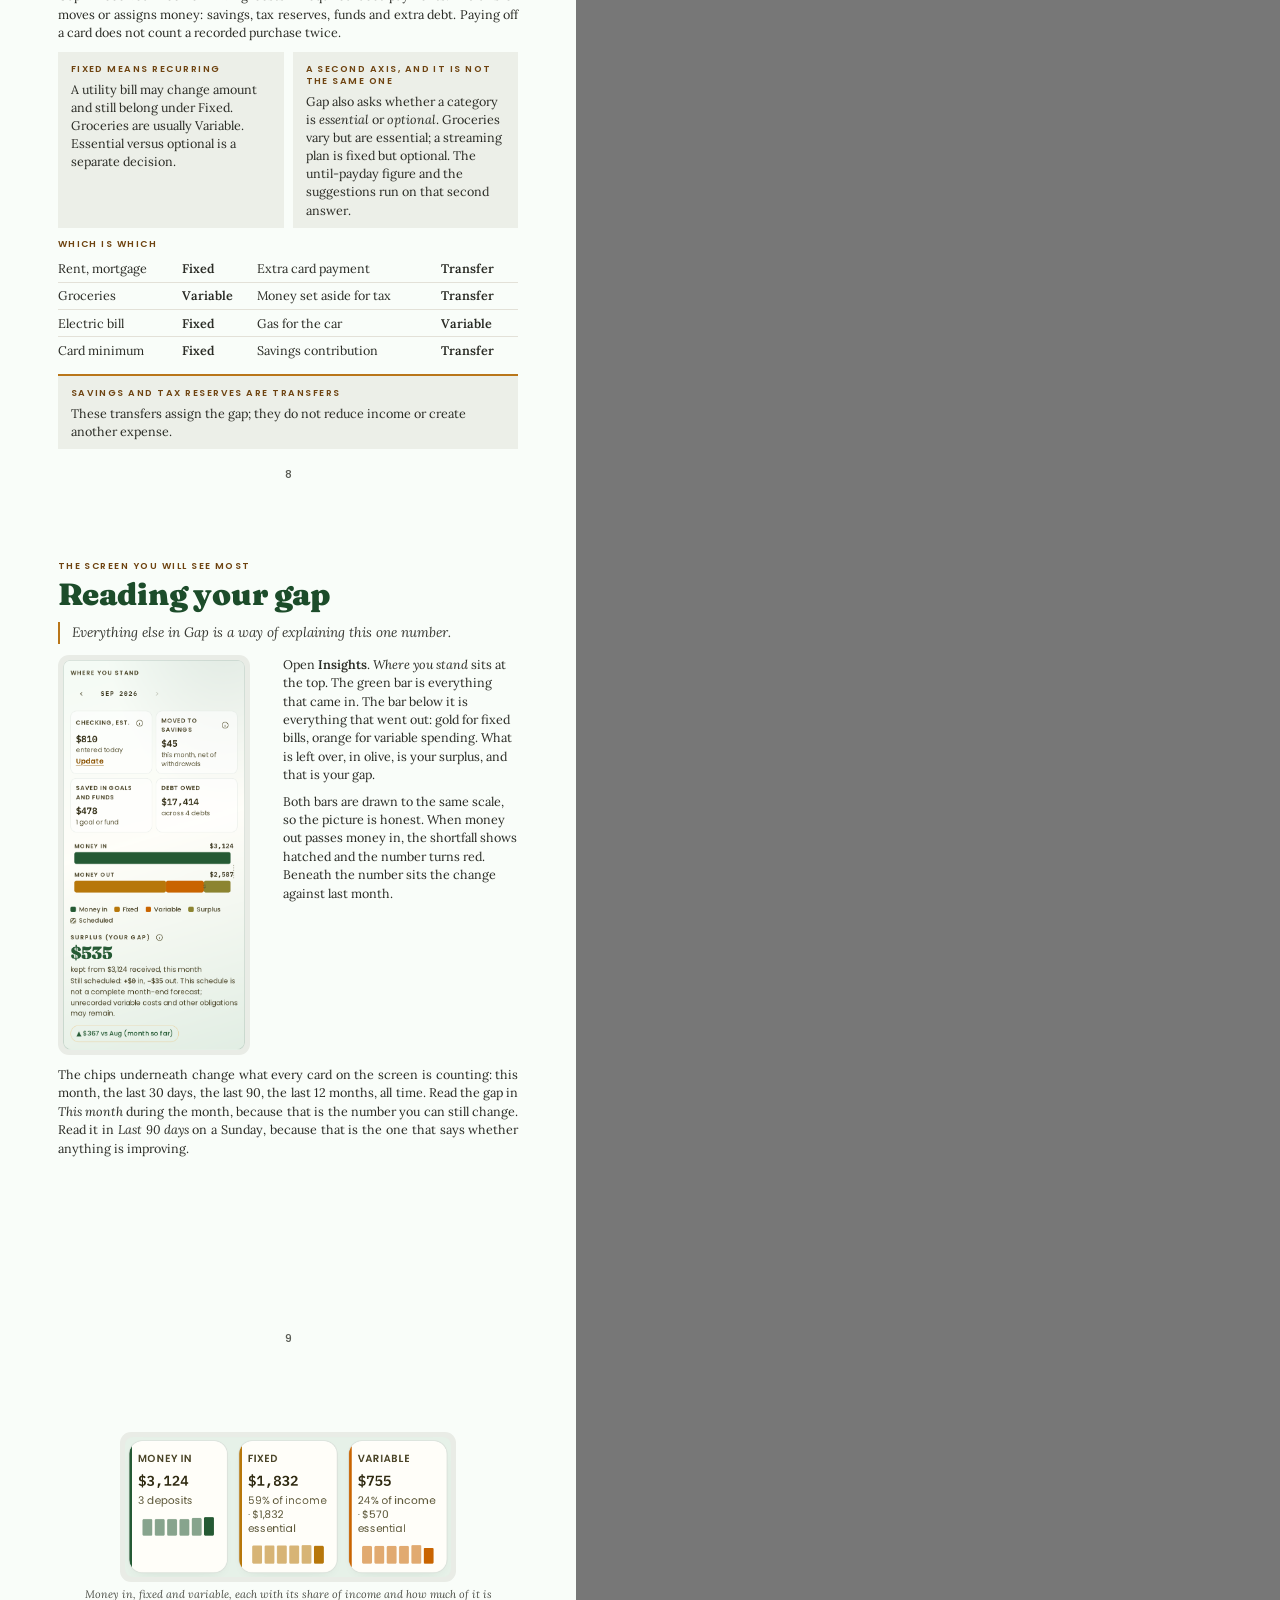
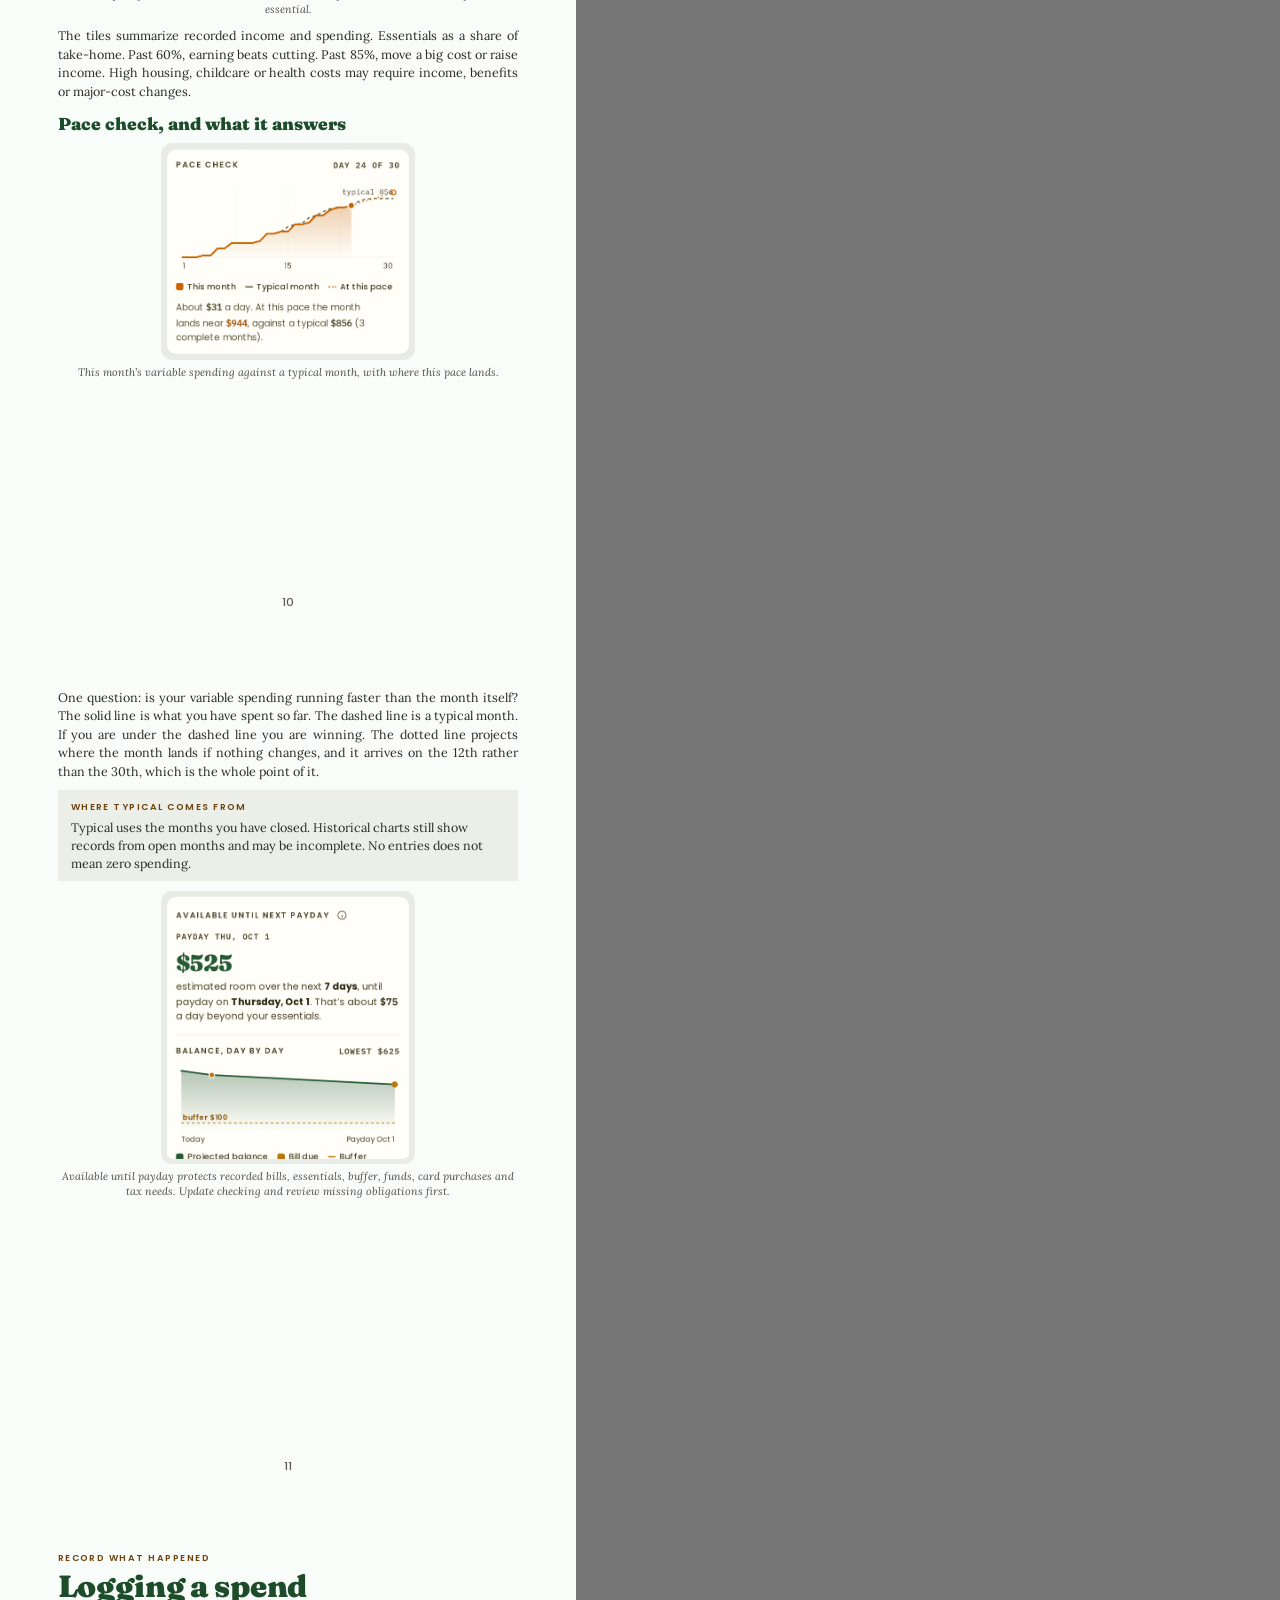
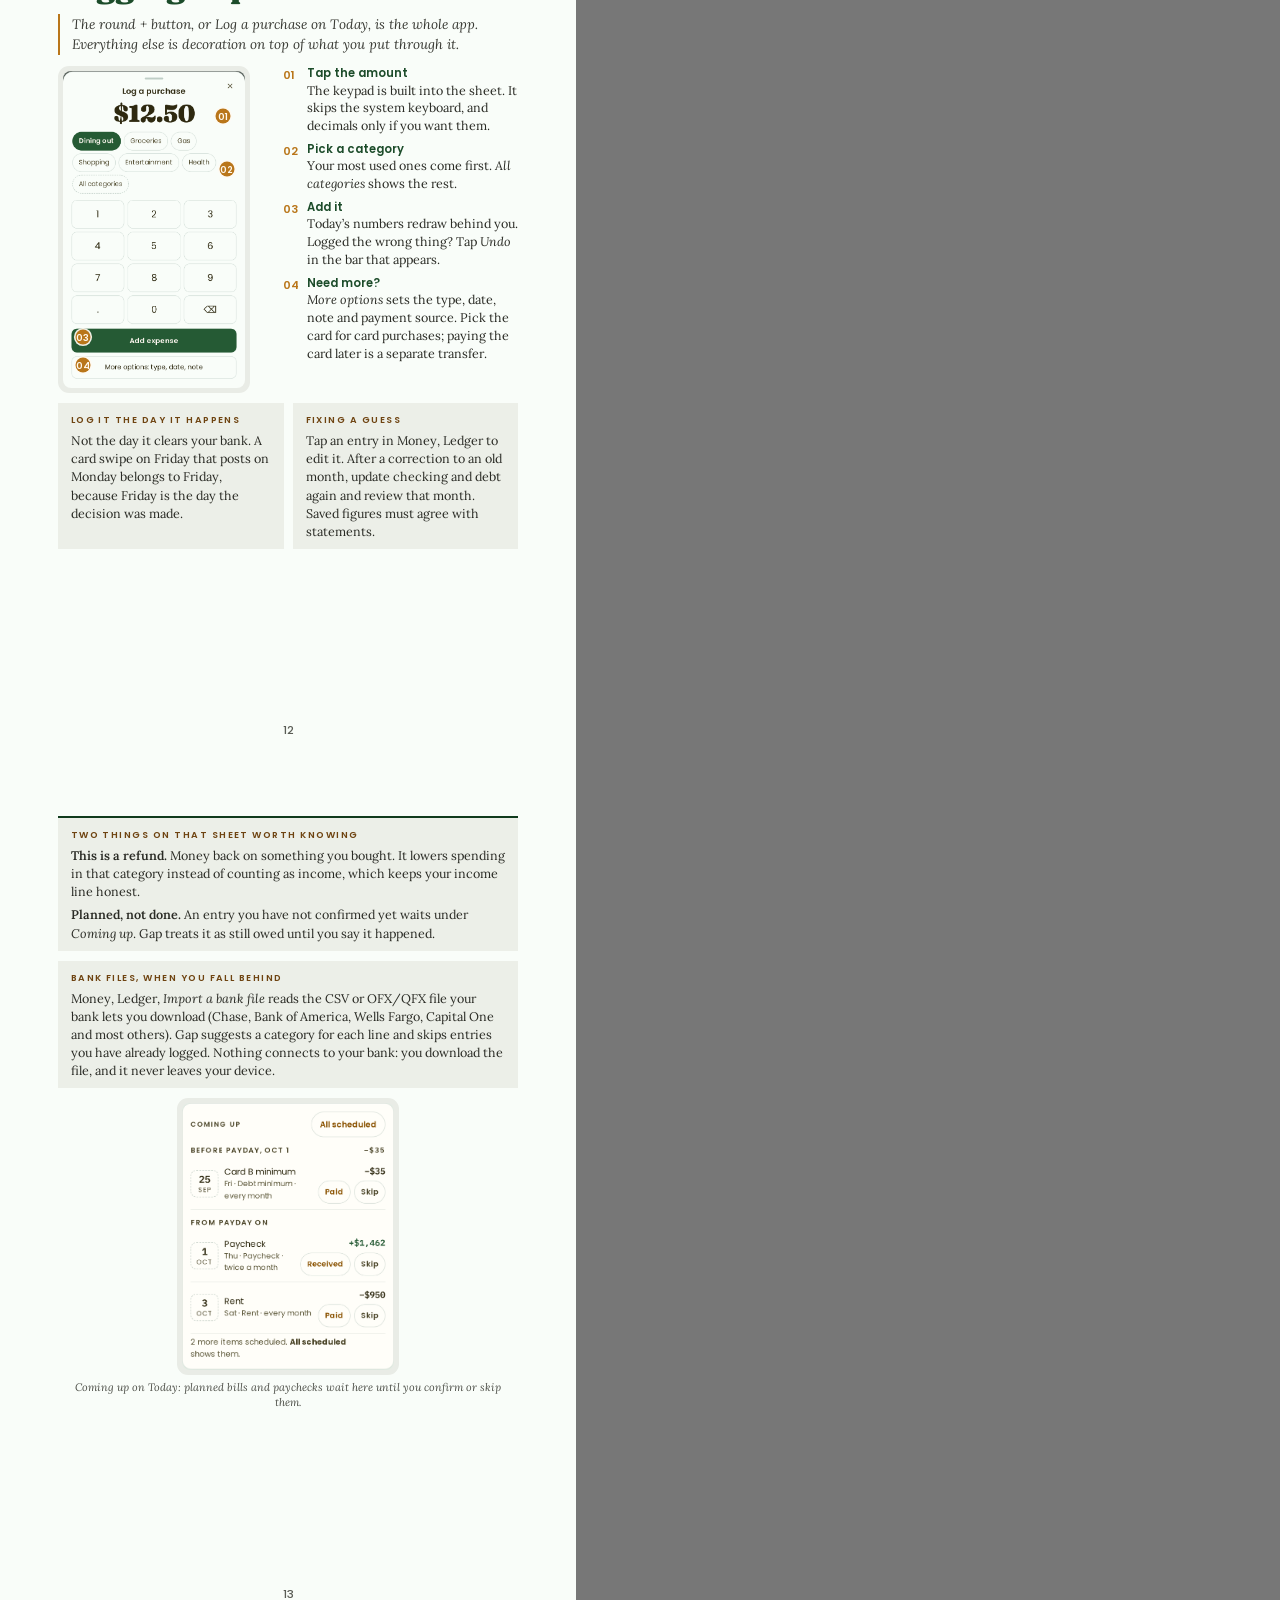
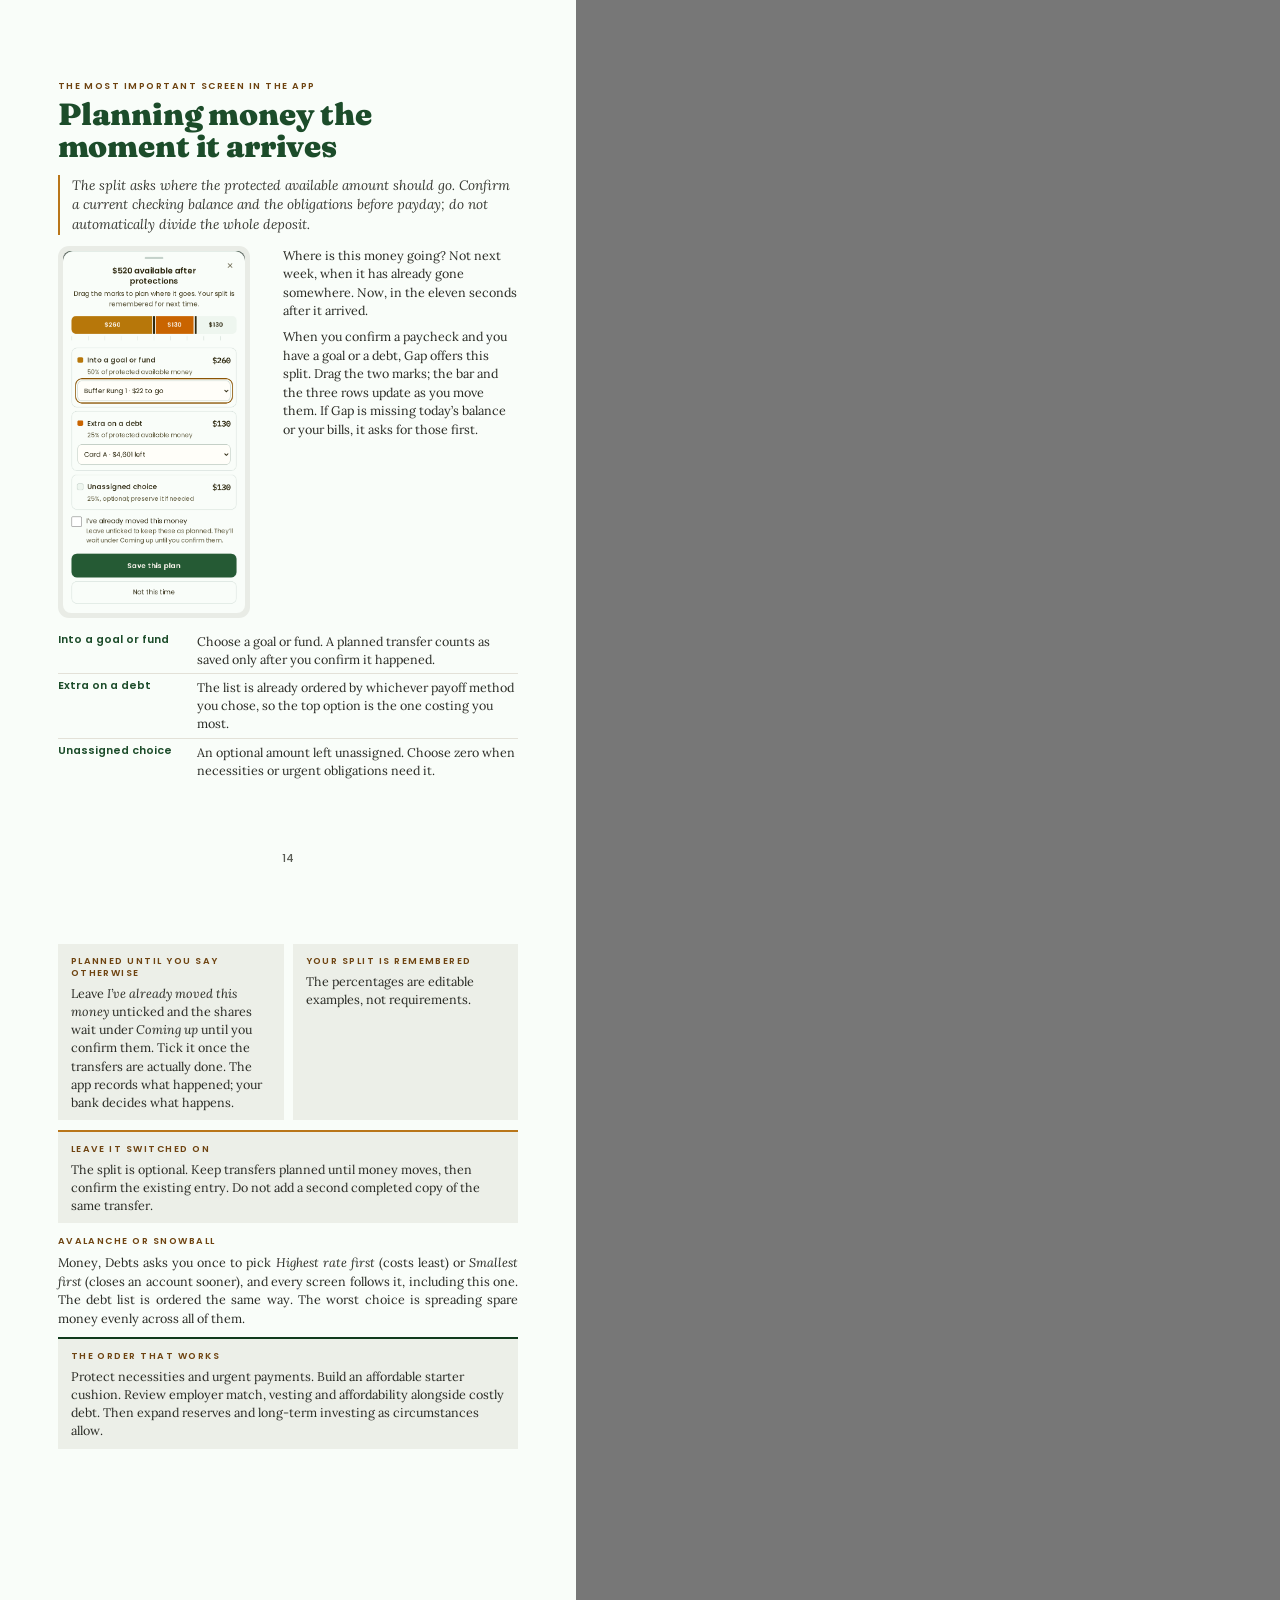
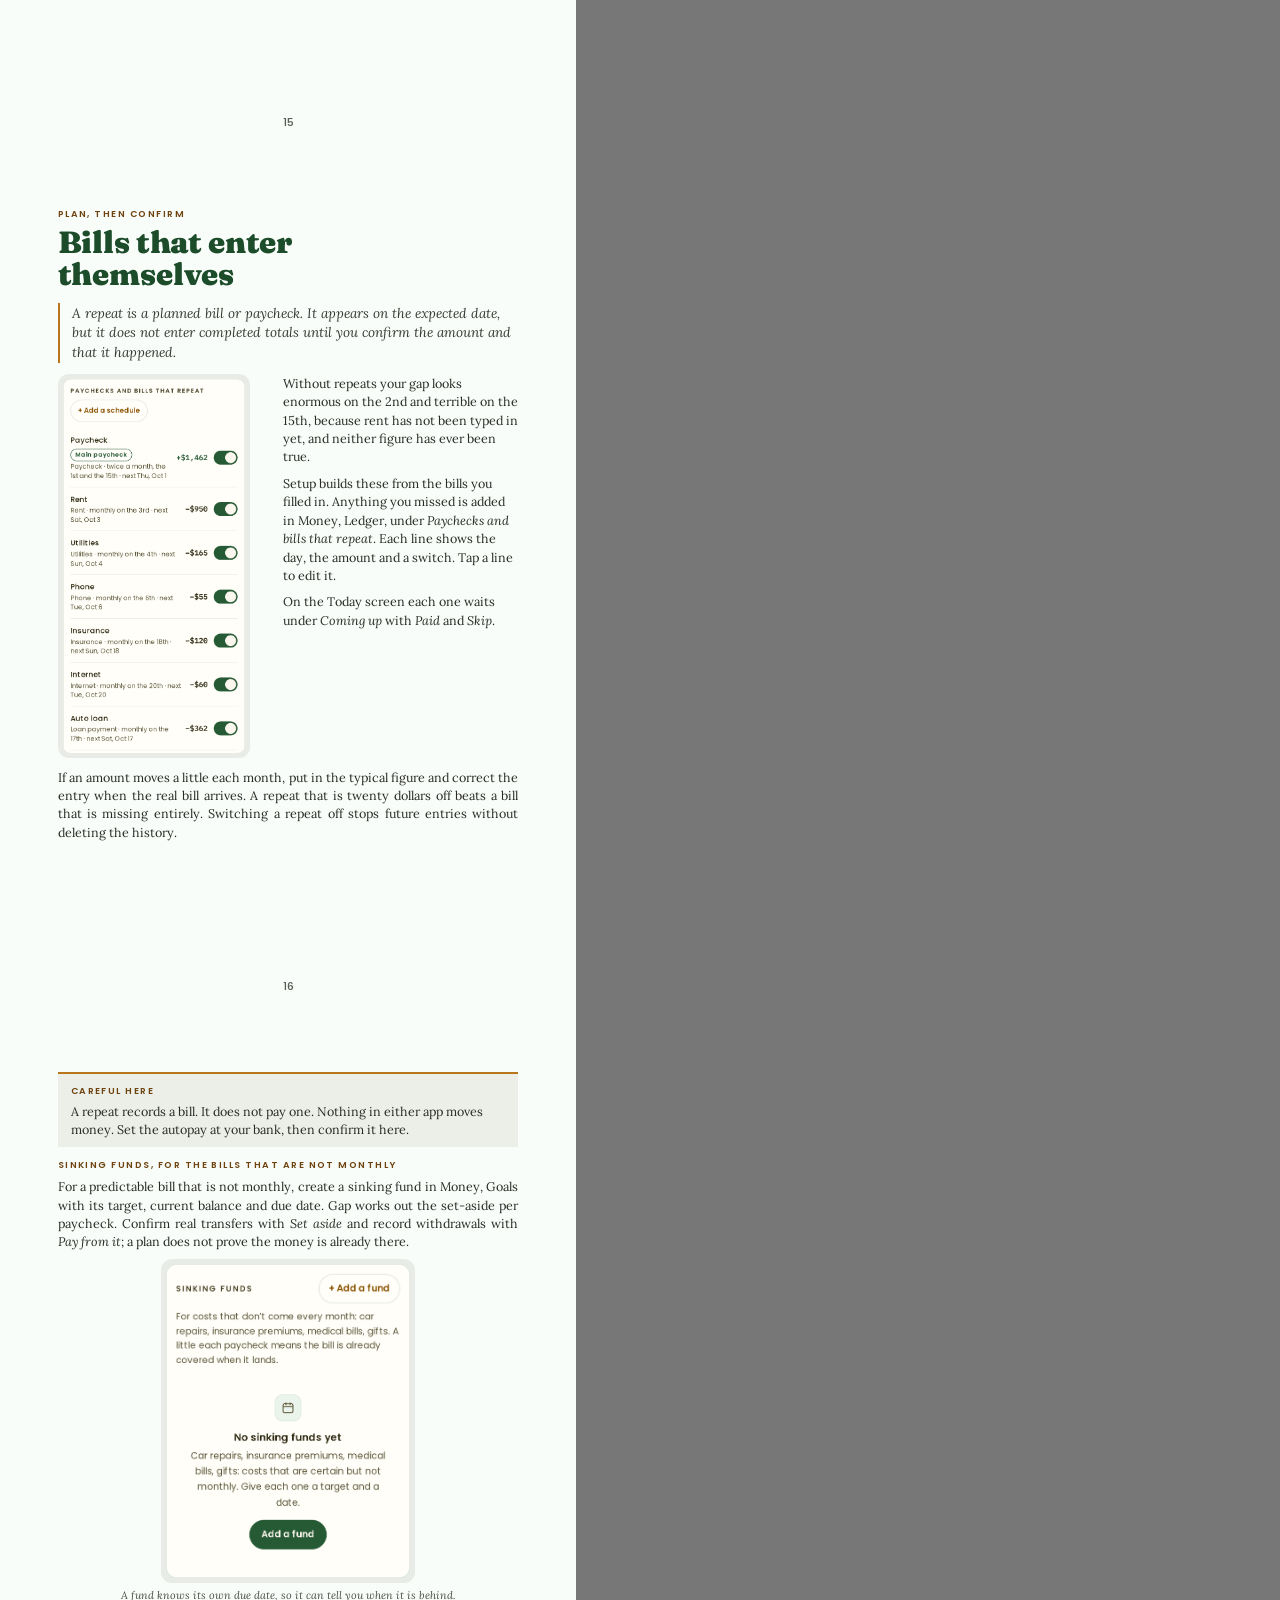
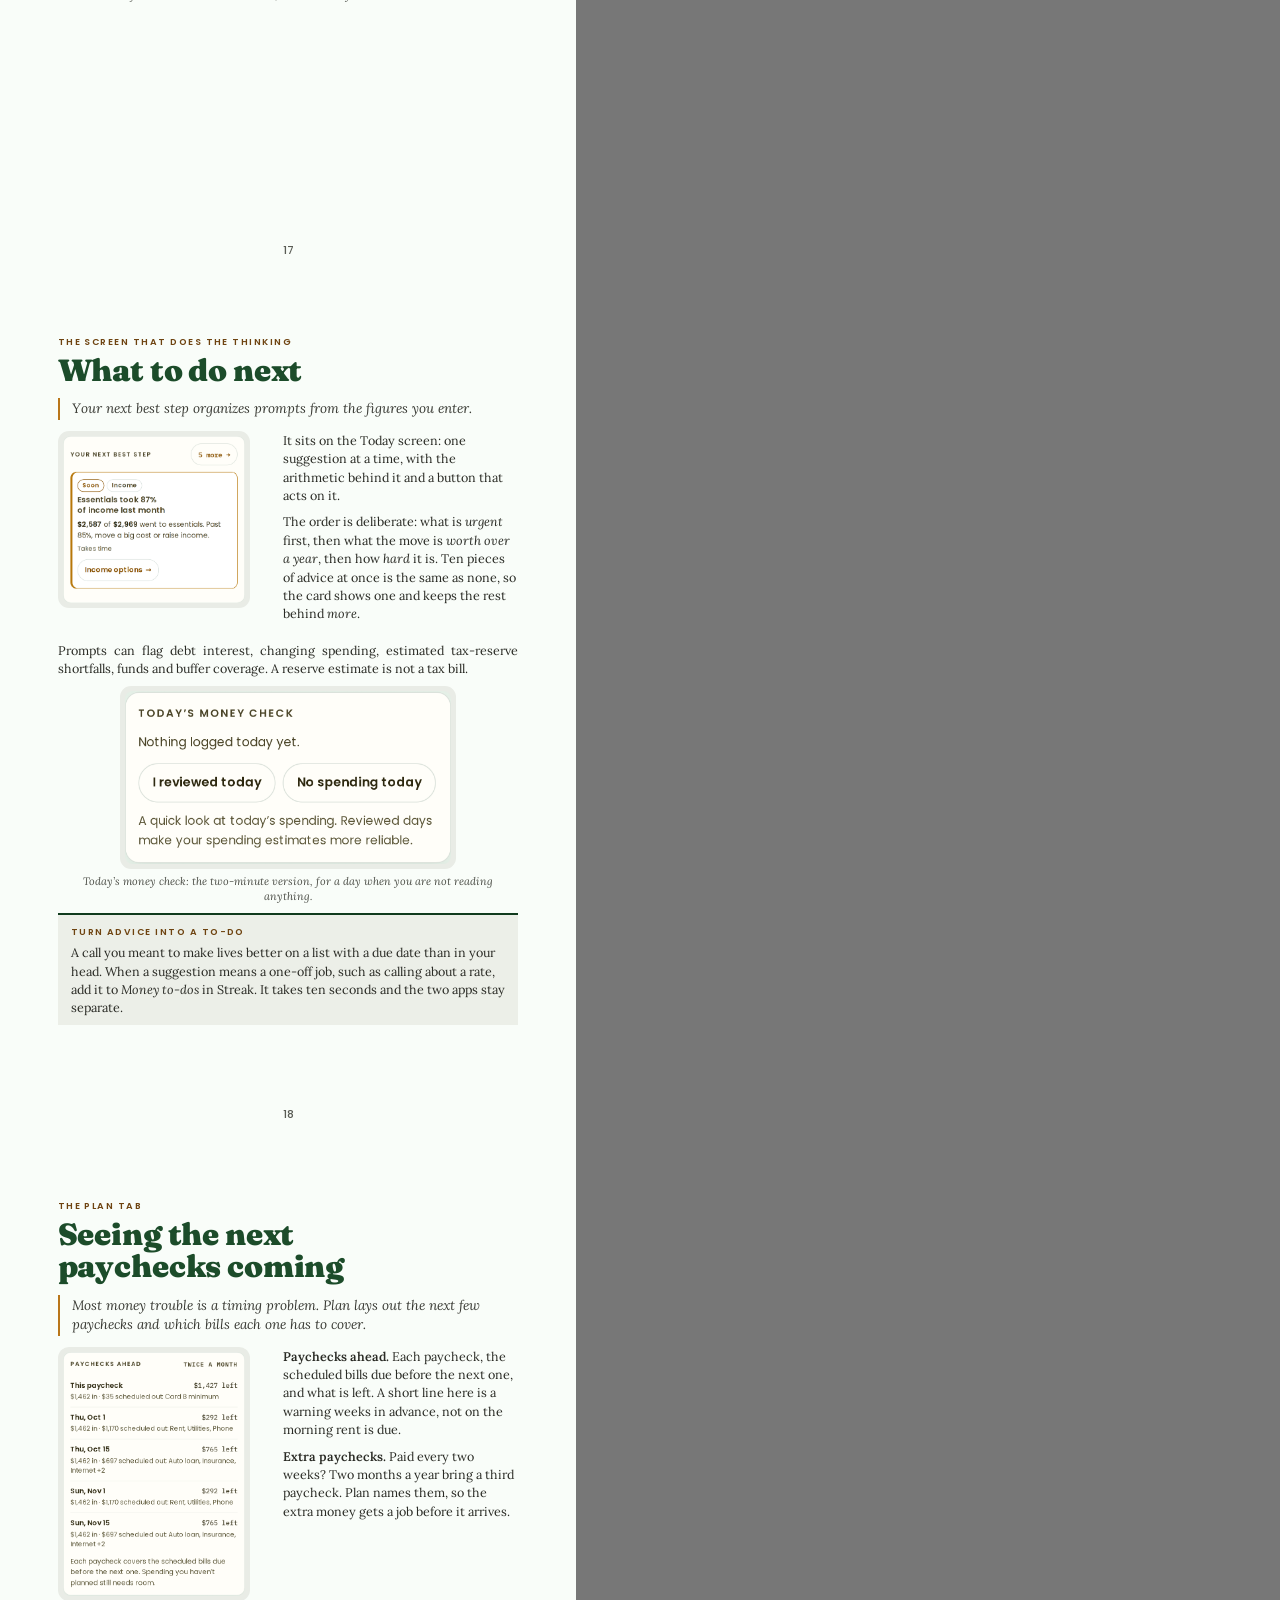
<file: docs/start-here/book.html>
<!doctype html>
<html lang="en-US">
<head>
<meta charset="utf-8">
<title>Start Here: The BeFree System</title>
<link rel="stylesheet" href="../install-guide/fonts.css">
<link rel="stylesheet" href="lora-local.css">
<style>
@page{size:6in 9in;margin:0}
/* H3 - Chrome writes kerning as text-position adjustments, and a PDF text
   extractor reads a large one as a space: "Install Gap" came out "Inst all
   G ap". Kerning off costs nothing visible at these sizes and gives the
   extractor one run per word. */
*{font-kerning:none}
:root{--bg:#F9FDF9;--tx:#2A2B25;--tx2:#4B4D45;--green:#1C4C2A;--deep:#103B1D;--gold:#B9761A;--brown:#6E4310;--box:#ECEFE8;--line:#E3E1D8;--rule:#C9A25B}
*{box-sizing:border-box;-webkit-print-color-adjust:exact;print-color-adjust:exact}
html,body{margin:0;background:#777}
.pg{width:6in;height:9in;background:var(--bg);position:relative;overflow:hidden;padding:.5in .6in .62in;page-break-after:always;break-after:page;color:var(--tx);font:400 9.4pt/1.47 Lora,Georgia,serif;hyphens:auto}
.pg:last-child{page-break-after:auto}
.pn{position:absolute;bottom:.3in;left:0;right:0;text-align:center;font:500 8.5pt Poppins,sans-serif;color:#5a5c55}
.eb{font:600 6.9pt/1.3 Poppins,sans-serif;letter-spacing:.16em;text-transform:uppercase;color:var(--brown);margin:0 0 6px}
h1{font:900 23pt/1.06 Fraunces,serif;color:var(--green);margin:0 0 12px;letter-spacing:-.005em}
h2{font:900 13pt/1.2 Fraunces,serif;color:var(--green);margin:14px 0 6px}
p{margin:0 0 8px;text-align:justify}
.lede{border-left:2.5px solid var(--gold);padding:1px 0 1px 12px;margin:0 0 11px;font-style:italic;font-size:10.2pt;line-height:1.42;color:#3a3b35;text-align:left}
b,strong{font-weight:600}
.ui{font-style:italic}
.cap{font:italic 8.1pt/1.38 Lora,serif;color:#4d4f48;text-align:center;margin:5px 4px 10px}
.fig{margin:8px auto 0;background:#E9ECE6;border-radius:11px;padding:5px;width:fit-content}
.fig img{display:block;border-radius:8px;width:2.55in}
.fig.w{}
.fig.w img{width:3.4in}
.fig.s img{width:2.2in}
.fig.xs img{width:1.9in}
.box{background:var(--box);padding:11px 13px 9px;margin:10px 0}
.box.top{border-top:2px solid var(--deep)}
.box.warm{border-top:2px solid var(--gold)}
.box .eb{margin-bottom:5px}
.box p{font-size:9.4pt;line-height:1.45;margin-bottom:5px;text-align:left}
.box p:last-child{margin-bottom:0}
.two{display:grid;grid-template-columns:1fr 1fr;gap:9px;margin:10px 0}
.two .box{margin:0}
.steps{margin:4px 0 6px;padding:0;list-style:none;counter-reset:s}
.steps li{display:grid;grid-template-columns:24px 1fr;margin:0 0 7px}
.steps li::before{counter-increment:s;content:counter(s,decimal-leading-zero);font:600 8.4pt Poppins,sans-serif;color:var(--gold);padding-top:1px}
.steps b.t{display:block;font:600 8.6pt/1.35 Poppins,sans-serif;color:var(--green)}
.shot{position:relative;display:block}
.shot .no{position:absolute;transform:translate(-50%,-50%);width:15px;height:15px;border-radius:50%;background:var(--gold);color:#FFF8EC;font:600 7pt/15px Poppins,sans-serif;text-align:center;letter-spacing:0;box-shadow:0 0 0 1.6px rgba(255,250,242,.92)}
.steps span{display:block;font-size:9.4pt;line-height:1.42}
.defs{margin:6px 0 8px;border-collapse:collapse;width:100%}
.defs td{vertical-align:top;padding:5px 0;border-bottom:1px solid var(--line);font-size:9.4pt;line-height:1.42}
.defs tr:last-child td{border-bottom:0}
.defs td:first-child{width:1.45in;padding-right:10px;font:600 8.1pt/1.35 Poppins,sans-serif;color:var(--green)}
.defs td:first-child small{display:block;font:italic 400 8pt Lora,serif;color:var(--tx2)}
table.t{width:100%;border-collapse:collapse;margin:6px 0 8px}
table.t th{font:600 6.6pt/1.3 Poppins,sans-serif;letter-spacing:.12em;text-transform:uppercase;color:var(--green);text-align:left;padding:0 6px 6px 0;border-bottom:1.5px solid var(--rule);vertical-align:bottom}
table.t td{font-size:9.4pt;line-height:1.38;padding:5px 6px 5px 0;border-bottom:1px solid var(--line);vertical-align:top}
table.t tr:last-child td{border-bottom:0}
table.t td.k{font-weight:600}
.toc{margin-top:4px}
.toc .sec{font:600 6.9pt Poppins,sans-serif;letter-spacing:.16em;color:var(--brown);margin:13px 0 4px;text-transform:uppercase}
.toc a{display:flex;justify-content:space-between;color:var(--tx);text-decoration:none;font-size:9.4pt;padding:4px 0;border-bottom:1px solid var(--line)}
.toc a span:last-child{font:500 8.4pt Poppins,sans-serif}
.drop::first-letter{float:left;font:900 34pt/.82 Fraunces,serif;color:var(--green);margin:4px 6px 0 0}
.bul{margin:4px 0 8px;padding:0;list-style:none}
.bul li{padding-left:12px;position:relative;margin:2px 0;font-size:9.4pt}
.bul li::before{content:"•";position:absolute;left:0;color:var(--gold)}
.grid6{display:grid;grid-template-columns:1fr 1fr;gap:9px}
.grid6 .box{margin:0}
.url{font:600 13pt Poppins,sans-serif;color:var(--deep);margin:2px 0 3px}
.cover{padding:0;background:#efe6d6}
.cover img{width:100%;height:100%;object-fit:cover;display:block}
.back{background:radial-gradient(120% 90% at 50% 40%,#0E4232 0%,#0A3528 60%,#072A20 100%);display:flex;flex-direction:column;align-items:center;justify-content:center;text-align:center;color:#E9E4D6}
.back .q{font:italic 13pt/1.3 Lora,serif}
.back hr{width:.55in;border:0;border-top:2px solid var(--gold);margin:14px auto}
.back p{font-size:9pt;color:#BFD0C6;text-align:center;max-width:3.6in}
.back .site{margin-top:18px;font:600 8pt Poppins,sans-serif;letter-spacing:.14em;color:#D9B26B}
.side{display:grid;grid-template-columns:2.2in 1fr;gap:14px;align-items:start}
.side .fig{margin:0}
.side p{text-align:left}
#money table.t td{padding:4.5px 6px 4.5px 0}
</style>
</head>
<body>

<!-- 1 -->
<section class="pg cover"><img src="cover-print.jpg" alt="Start Here: The BeFree System. Your quick start guide. The ebook, Gap, Streak."></section>

<!-- 2 contents -->
<section class="pg">
  <div class="eb">Inside</div>
  <h1>Contents</h1>
  <div class="toc">
    <div class="sec">Begin</div>
    <a href="#three"><span>Three pieces, one job</span><span></span></a>
    <a href="#number"><span>The gap is a number, not a character flaw</span><span></span></a>
    <a href="#setup"><span>Your first setup</span><span></span></a>
    <a href="#live"><span>Your figures live in one place only</span><span></span></a>
    <div class="sec">BeFree Gap</div>
    <a href="#money"><span>Money and transfers</span><span></span></a>
    <a href="#reading"><span>Reading your gap</span><span></span></a>
    <a href="#logging"><span>Logging a spend</span><span></span></a>
    <a href="#planning"><span>Planning money the moment it arrives</span><span></span></a>
    <a href="#bills"><span>Bills that enter themselves</span><span></span></a>
    <a href="#next"><span>What to do next</span><span></span></a>
    <a href="#ahead"><span>Seeing the next paychecks coming</span><span></span></a>
    <a href="#varies"><span>If your pay changes</span><span></span></a>
    <div class="sec">BeFree Streak</div>
    <a href="#habit"><span>The habit that keeps it alive</span><span></span></a>
    <a href="#todos"><span>One-off jobs, and where they live</span><span></span></a>
    <a href="#rhythm"><span>The weekly rhythm</span><span></span></a>
    <div class="sec">Reference</div>
    <a href="#lie"><span>Six ways to make the app lie to you</span><span></span></a>
    <a href="#wrong"><span>When something looks wrong</span><span></span></a>
    <a href="#situation"><span>Find your situation</span><span></span></a>
    <a href="#six"><span>Six things worth knowing</span><span></span></a>
  </div>
</section>

<!-- 3 -->
<section class="pg" id="three">
  <div class="eb">What you have</div>
  <h1>Three pieces, one job</h1>
  <p class="lede">The book explains the decisions. Gap keeps the financial record. Streak keeps the logging alive.</p>
  <table class="defs">
    <tr><td>The book<small>The Anti-Paycheck Trap</small></td><td>Why the gap closes on people who work hard, and what to do about it in order. You read it once, then keep it for reference.</td></tr>
    <tr><td>The tracker<small>BeFree Gap</small></td><td>Records income, living costs and transfers, shows what is safe to spend until payday, and plans the paychecks ahead.</td></tr>
    <tr><td>The habit<small>BeFree Streak</small></td><td>Supports small daily actions and coming back after a missed day. A habit tick does not certify complete financial records.</td></tr>
  </table>
  <p>The book sets the target. Gap shows the real number and what is eating it. Streak makes the daily entry a thing you do without deciding.</p>
  <p>Gap and Streak are two separate apps, each with its own icon on your phone or computer. They do not share data or pass anything between them: Gap holds the money record, Streak holds your habits. Another device, browser or profile keeps its own separate copy of each.</p>
  <div class="box top">
    <div class="eb">One responsibility</div>
    <p>Gap&rsquo;s numbers and suggestions are only as good as what you enter. Check them against your statements before you act. Your records stay on this device unless you export them. Nothing is sent to us, and there is no account to lose. Save a dated backup from each app every week and after setup or major changes. <b>Encrypted backup</b> in Settings locks the file with a passphrase that nobody can recover for you.</p>
  </div>
  <div class="pn">3</div>
</section>

<!-- 4 -->
<section class="pg" id="number">
  <div class="eb">Before any screen</div>
  <h1>The gap is a number,<br>not a character flaw</h1>
  <p class="lede">The gap is received income less living costs and required debt payments. Savings and extra debt payments assign that gap.</p>
  <p class="drop">Most people never learn their number. They know roughly what they earn and roughly what rent costs, and the space between those two facts stays a feeling instead of a figure. A feeling cannot be widened. A figure can.</p>
  <h2>The eight phases</h2>
  <p>One spine, and it is the book&rsquo;s. Start at the lowest phase you cannot yet tick, not at phase one because the list starts there. The full checklist for each is Appendix A of <i>The Anti-Paycheck Trap</i>.</p>
  <table class="defs">
    <tr>
<td>1 · Stabilize</td>
<td>Clears when one full pay period passes with no overdraft and no late fee.</td>
</tr>
    <tr>
<td>2 · Map</td>
<td>Clears when your gap is positive for a full month and one transfer has cleared.</td>
</tr>
    <tr>
<td>3 · Protect</td>
<td>Clears when Buffer Rung 1 is funded and nothing has gone on a card for 30 days.</td>
</tr>
    <tr>
<td>4 · Build</td>
<td>Clears when it runs without you thinking about it.</td>
</tr>
    <tr>
<td>5 · Scale</td>
<td>Clears when one engine has produced income in three separate months.</td>
</tr>
    <tr>
<td>6 · Invest</td>
<td>Clears when one automatic investment has cleared and the fund is chosen.</td>
</tr>
    <tr>
<td>7 · Walk</td>
<td>Clears when savings cover one full year of your costs.</td>
</tr>
    <tr>
<td>8 · Cross</td>
<td>Clears when the portfolio earns more in a year than you put into it.</td>
</tr>
  </table>
  <div class="box top">
    <div class="eb">If your gap is negative right now</div>
    <p>Nothing has gone wrong. You have just finished the hardest part, which is looking. The book has a short section written for exactly this, called <i>When the Math Doesn’t Close</i>, and it comes before everything else.</p>
  </div>
  <div class="pn">4</div>
</section>

<!-- 5 -->
<section class="pg" id="setup">
  <div class="eb">Do this tonight</div>
  <h1>Your first setup</h1>
  <p class="lede">Work straight down the list. Do not read the book first. The book lands harder once you have seen your own number on a screen.</p>
  <ol class="steps">
    <li><div><b class="t">Install Gap and Streak</b><span>Open <b>app.befreeacademy.site</b> on your phone and install Gap, then Streak, from the same page. The installation sheet shows every device.</span></div></li>
    <li><div><b class="t">Complete Gap’s setup screens</b><span>One paycheck, how often it arrives, and the bills that come whether you like it or not. Guess where you have to. Every figure can be corrected later.</span></div></li>
    <li><div><b class="t">Look at the number it gives you</b><span><i>Safe to spend</i> sits at the top of the Today screen. It is a starting estimate until all costs are recorded.</span></div></li>
    <li><div><b class="t">Log one thing you spent today</b><span>Tap <i>Log a purchase</i>. A coffee, gas, groceries. The habit is what matters, not the amount.</span></div></li>
    <li><div><b class="t">Open Streak and start one habit</b><span>Choose one useful habit.</span></div></li>
    <li><div><b class="t">Save a backup from each app</b><span>Settings, then <i>Save a backup file</i>, once in Gap and once in Streak.</span></div></li>
    <li><div><b class="t">Now open the book</b><span>Start at chapter one. You will recognize your own numbers in it.</span></div></li>
  </ol>
  <div class="eb" style="margin-top:10px">What it costs you</div>
  <table class="t">
    <tr><th>Task</th><th style="text-align:right">Time</th></tr>
    <tr><td>Setup, once</td><td style="text-align:right" class="k">about 15 min</td></tr>
    <tr><td>Logging a spend</td><td style="text-align:right" class="k">under 30 sec</td></tr>
    <tr><td>Ticking a habit</td><td style="text-align:right" class="k">a few seconds</td></tr>
    <tr><td>The ten-minute Sunday review</td><td style="text-align:right" class="k">10 min</td></tr>
  </table>
  <div class="pn">5</div>
</section>

<!-- 6 -->
<section class="pg">
  <div class="fig s"><img src="fig/gap-today-hero.png" alt=""></div>
  <p class="cap">The first thing Gap shows: what is safe to spend until your next payday.</p>
  <h2 style="margin-top:6px">What good looks like after setup</h2>
  <ul class="bul">
    <li>Gap and Streak each have their own icon</li>
    <li>Gap shows a real number, not a sample one</li>
    <li>Recurring bills appear under <i>Coming up</i>, waiting to be confirmed</li>
    <li>One spend is logged</li>
    <li>One habit, honestly ticked</li>
    <li>Two backup files, one from each app, are saved somewhere safe</li>
  </ul>
  <div class="fig w" style="margin-top:2px"><img src="fig/gap-nav.png" alt=""></div>
  <p class="cap">Four places: Today, Plan, Money (ledger, goals and debts) and Insights.</p>
  <div class="two">
    <div class="box"><div class="eb">If you loaded the sample numbers</div><p>The first setup screen offers to <i>show you around with sample numbers</i>. Clear them from Settings with <i>Clear everything and start over</i> before you enter anything real. Sample entries mixed with your own make every average and every suggestion worthless.</p></div>
    <div class="box"><div class="eb">The mistake almost everyone makes</div><p>Starting too big. Begin with one useful habit and one affordable goal. Add more only when the routine is manageable. Missed days call for a smaller next action, not an invented record.</p></div>
  </div>
  <div class="pn">6</div>
</section>

<!-- 8 -->
<section class="pg" id="live">
  <div class="eb">Set up</div>
  <h1>Your figures live in<br>one place only</h1>
  <p class="lede">Install Gap and Streak from the installation sheet. Enter real data from the icon you intend to keep using, not a browser tab. Then check your backups.</p>
  <div class="box top">
    <div class="eb">Where they live</div>
    <p>Both apps install from one page, on the phone or computer you will actually use:</p>
    <div class="url">app.befreeacademy.site</div>
    <p>The installation sheet in this bundle shows the steps for iPhone, Android, Windows and Mac.</p>
  </div>
  <h2>The one rule that protects everything</h2>
  <p>Each app keeps its record on this device, inside the installed app. Another browser, profile or device has its own separate storage, and the apps do not sync. Keep dated backups. <i>Require a PIN to open</i> hides the screen; it does not encrypt the record.</p>
  <div class="two">
    <div class="box"><div class="eb">When data can be lost</div><p>Clearing site data, private browsing, device loss or storage cleanup can remove records. Check the installed app and your backups before clearing anything.</p></div>
    <div class="box"><div class="eb">Back up every week</div><p>In each app: Settings, <i>Save a backup file</i>. Keep private, dated copies. Restore a Gap file in Gap and a Streak file in Streak. Save the current record first: restoring replaces it.</p></div>
  </div>
  <p>Open each app once while online, then test opening it with no signal. Updates arrive over the network the next time you are online.</p>
  <div class="pn">8</div>
</section>

<!-- 9 -->
<section class="pg" id="money">
  <div class="eb">The idea under every screen</div>
  <h1>Money and transfers</h1>
  <p class="lede">Get this one distinction right and every screen in Gap reads itself. Get it wrong and the app will quietly give you the wrong advice for months.</p>
  <table class="t">
    <tr><th></th><th>Income</th><th>Fixed</th><th>Variable</th></tr>
    <tr><td class="k">What it is</td><td>Money arriving</td><td>Recurring bills</td><td>Other spending</td></tr>
    <tr><td class="k">Examples</td><td>Paycheck, tips, freelance receipts</td><td>Rent, phone, insurance, the car payment, card minimums</td><td>Groceries, gas, takeout, that thing on the way home</td></tr>
    <tr><td class="k">Behavior</td><td>Anything that lands in your hands</td><td>Recurring; the amount may change</td><td>Can be essential or optional</td></tr>
  </table>
  <p>Gap = received income − living costs − required debt payments. A <b>transfer</b> moves or assigns money: savings, tax reserves, funds and extra debt. Paying off a card does not count a recorded purchase twice.</p>
  <div class="two">
    <div class="box"><div class="eb">Fixed means recurring</div><p>A utility bill may change amount and still belong under Fixed. Groceries are usually Variable. Essential versus optional is a separate decision.</p></div>
    <div class="box"><div class="eb">A second axis, and it is not the same one</div><p>Gap also asks whether a category is <i>essential</i> or <i>optional</i>. Groceries vary but are essential; a streaming plan is fixed but optional. The until-payday figure and the suggestions run on that second answer.</p></div>
  </div>
  <div class="eb" style="margin-top:0">Which is which</div>
  <table class="t">
    <tr><td>Rent, mortgage</td><td class="k">Fixed</td><td>Extra card payment</td><td class="k">Transfer</td></tr>
    <tr><td>Groceries</td><td class="k">Variable</td><td>Money set aside for tax</td><td class="k">Transfer</td></tr>
    <tr><td>Electric bill</td><td class="k">Fixed</td><td>Gas for the car</td><td class="k">Variable</td></tr>
    <tr><td>Card minimum</td><td class="k">Fixed</td><td>Savings contribution</td><td class="k">Transfer</td></tr>
  </table>
  <div class="box warm">
    <div class="eb">Savings and tax reserves are transfers</div>
    <p>These transfers assign the gap; they do not reduce income or create another expense.</p>
  </div>
  <div class="pn">9</div>
</section>

<!-- 11 -->
<section class="pg" id="reading">
  <div class="eb">The screen you will see most</div>
  <h1>Reading your gap</h1>
  <p class="lede">Everything else in Gap is a way of explaining this one number.</p>
  <div class="side">
    <div class="fig xs" style="margin:0"><img src="fig/gap-where-you-stand.png" alt=""></div>
    <div>
      <p>Open <b>Insights</b>. <i>Where you stand</i> sits at the top. The green bar is everything that came in. The bar below it is everything that went out: gold for fixed bills, orange for variable spending. What is left over, in olive, is your surplus, and that is your gap.</p>
      <p>Both bars are drawn to the same scale, so the picture is honest. When money out passes money in, the shortfall shows hatched and the number turns red. Beneath the number sits the change against last month.</p>
    </div>
  </div>
  <p style="margin-top:10px">The chips underneath change what every card on the screen is counting: this month, the last 30 days, the last 90, the last 12 months, all time. Read the gap in <i>This month</i> during the month, because that is the number you can still change. Read it in <i>Last 90 days</i> on a Sunday, because that is the one that says whether anything is improving.</p>
  <div class="pn">11</div>
</section>

<!-- 12 -->
<section class="pg">
  <div class="fig w"><img src="fig/gap-tiles.png" alt=""></div>
  <p class="cap">Money in, fixed and variable, each with its share of income and how much of it is essential.</p>
  <p>The tiles summarize recorded income and spending. Essentials as a share of take-home. Past 60%, earning beats cutting. Past 85%, move a big cost or raise income. High housing, childcare or health costs may require income, benefits or major-cost changes.</p>
  <h2>Pace check, and what it answers</h2>
  <div class="fig"><img src="fig/gap-pace.png" alt=""></div>
  <p class="cap">This month’s variable spending against a typical month, with where this pace lands.</p>
  <div class="pn">12</div>
</section>

<!-- 13 -->
<section class="pg">
  <p>One question: is your variable spending running faster than the month itself? The solid line is what you have spent so far. The dashed line is a typical month. If you are under the dashed line you are winning. The dotted line projects where the month lands if nothing changes, and it arrives on the 12th rather than the 30th, which is the whole point of it.</p>
  <div class="box">
    <div class="eb">Where typical comes from</div>
    <p>Typical uses the months you have closed. Historical charts still show records from open months and may be incomplete. No entries does not mean zero spending.</p>
  </div>
  <div class="fig"><img src="fig/gap-available.png" alt=""></div>
  <p class="cap">Available until payday protects recorded bills, essentials, buffer, funds, card purchases and tax needs. Update checking and review missing obligations first.</p>
  <div class="pn">13</div>
</section>

<!-- 14 -->
<section class="pg" id="logging">
  <div class="eb">Record what happened</div>
  <h1>Logging a spend</h1>
  <p class="lede">The round + button, or <i>Log a purchase</i> on Today, is the whole app. Everything else is decoration on top of what you put through it.</p>
  <div class="side">
    <div class="fig xs" style="margin:0"><span class="shot"><img src="fig/gap-log-sheet.png" alt="The Log a purchase sheet: the amount, the category chips, the keypad, Add expense, and More options."><span class="no" style="left:88%;top:14.2%">01</span><span class="no" style="left:90%;top:31%">02</span><span class="no" style="left:11%;top:84%">03</span><span class="no" style="left:11%;top:92.6%">04</span></span></div>
    <ol class="steps" style="margin:0">
      <li><div><b class="t">Tap the amount</b><span>The keypad is built into the sheet. It skips the system keyboard, and decimals only if you want them.</span></div></li>
      <li><div><b class="t">Pick a category</b><span>Your most used ones come first. <i>All categories</i> shows the rest.</span></div></li>
      <li><div><b class="t">Add it</b><span>Today’s numbers redraw behind you. Logged the wrong thing? Tap <i>Undo</i> in the bar that appears.</span></div></li>
      <li><div><b class="t">Need more?</b><span><i>More options</i> sets the type, date, note and payment source. Pick the card for card purchases; paying the card later is a separate transfer.</span></div></li>
    </ol>
  </div>
  <div class="two">
    <div class="box"><div class="eb">Log it the day it happens</div><p>Not the day it clears your bank. A card swipe on Friday that posts on Monday belongs to Friday, because Friday is the day the decision was made.</p></div>
    <div class="box"><div class="eb">Fixing a guess</div><p>Tap an entry in Money, Ledger to edit it. After a correction to an old month, update checking and debt again and review that month. Saved figures must agree with statements.</p></div>
  </div>
  <div class="pn">14</div>
</section>

<!-- 15 -->
<section class="pg">
  <div class="box top" style="margin-top:0">
    <div class="eb">Two things on that sheet worth knowing</div>
    <p><b>This is a refund.</b> Money back on something you bought. It lowers spending in that category instead of counting as income, which keeps your income line honest.</p>
    <p><b>Planned, not done.</b> An entry you have not confirmed yet waits under <i>Coming up</i>. Gap treats it as still owed until you say it happened.</p>
  </div>
  <div class="box">
    <div class="eb">Bank files, when you fall behind</div>
    <p>Money, Ledger, <i>Import a bank file</i> reads the CSV or OFX/QFX file your bank lets you download (Chase, Bank of America, Wells Fargo, Capital One and most others). Gap suggests a category for each line and skips entries you have already logged. Nothing connects to your bank: you download the file, and it never leaves your device.</p>
  </div>
  <div class="fig s"><img src="fig/gap-coming-up.png" alt=""></div>
  <p class="cap">Coming up on Today: planned bills and paychecks wait here until you confirm or skip them.</p>
  <div class="pn">15</div>
</section>

<!-- 16 -->
<section class="pg" id="planning">
  <div class="eb">The most important screen in the app</div>
  <h1>Planning money the<br>moment it arrives</h1>
  <p class="lede">The split asks where the protected available amount should go. Confirm a current checking balance and the obligations before payday; do not automatically divide the whole deposit.</p>
  <div class="side">
    <div class="fig xs" style="margin:0"><img src="fig/gap-split.png" alt=""></div>
    <div>
      <p>Where is this money going? Not next week, when it has already gone somewhere. Now, in the eleven seconds after it arrived.</p>
      <p>When you confirm a paycheck and you have a goal or a debt, Gap offers this split. Drag the two marks; the bar and the three rows update as you move them. If Gap is missing today’s balance or your bills, it asks for those first.</p>
    </div>
  </div>
  <table class="defs" style="margin-top:10px">
    <tr><td>Into a goal or fund</td><td>Choose a goal or fund. A planned transfer counts as saved only after you confirm it happened.</td></tr>
    <tr><td>Extra on a debt</td><td>The list is already ordered by whichever payoff method you chose, so the top option is the one costing you most.</td></tr>
    <tr><td>Unassigned choice</td><td>An optional amount left unassigned. Choose zero when necessities or urgent obligations need it.</td></tr>
  </table>
  <div class="pn">16</div>
</section>

<!-- 17 -->
<section class="pg">
  <div class="two" style="margin-top:0">
    <div class="box"><div class="eb">Planned until you say otherwise</div><p>Leave <i>I’ve already moved this money</i> unticked and the shares wait under <i>Coming up</i> until you confirm them. Tick it once the transfers are actually done. The app records what happened; your bank decides what happens.</p></div>
    <div class="box"><div class="eb">Your split is remembered</div><p>The percentages are editable examples, not requirements.</p></div>
  </div>
  <div class="box warm">
    <div class="eb">Leave it switched on</div>
    <p>The split is optional. Keep transfers planned until money moves, then confirm the existing entry. Do not add a second completed copy of the same transfer.</p>
  </div>
  <div class="eb" style="margin-top:12px">Avalanche or snowball</div>
  <p>Money, Debts asks you once to pick <i>Highest rate first</i> (costs least) or <i>Smallest first</i> (closes an account sooner), and every screen follows it, including this one. The debt list is ordered the same way. The worst choice is spreading spare money evenly across all of them.</p>
  <div class="box top">
    <div class="eb">The order that works</div>
    <p>Protect necessities and urgent payments. Build an affordable starter cushion. Review employer match, vesting and affordability alongside costly debt. Then expand reserves and long-term investing as circumstances allow.</p>
  </div>
  <div class="pn">17</div>
</section>

<!-- 18 -->
<section class="pg" id="bills">
  <div class="eb">Plan, then confirm</div>
  <h1>Bills that enter<br>themselves</h1>
  <p class="lede">A repeat is a planned bill or paycheck. It appears on the expected date, but it does not enter completed totals until you confirm the amount and that it happened.</p>
  <div class="side">
    <div class="fig xs" style="margin:0"><img src="fig/gap-repeats.png" alt=""></div>
    <div>
      <p>Without repeats your gap looks enormous on the 2nd and terrible on the 15th, because rent has not been typed in yet, and neither figure has ever been true.</p>
      <p>Setup builds these from the bills you filled in. Anything you missed is added in Money, Ledger, under <i>Paychecks and bills that repeat</i>. Each line shows the day, the amount and a switch. Tap a line to edit it.</p>
      <p>On the Today screen each one waits under <i>Coming up</i> with <i>Paid</i> and <i>Skip</i>.</p>
    </div>
  </div>
  <p style="margin-top:10px">If an amount moves a little each month, put in the typical figure and correct the entry when the real bill arrives. A repeat that is twenty dollars off beats a bill that is missing entirely. Switching a repeat off stops future entries without deleting the history.</p>
  <div class="pn">18</div>
</section>

<!-- 19 -->
<section class="pg">
  <div class="box warm" style="margin-top:0">
    <div class="eb">Careful here</div>
    <p>A repeat records a bill. It does not pay one. Nothing in either app moves money. Set the autopay at your bank, then confirm it here.</p>
  </div>
  <div class="eb" style="margin-top:12px">Sinking funds, for the bills that are not monthly</div>
  <p>For a predictable bill that is not monthly, create a sinking fund in Money, Goals with its target, current balance and due date. Gap works out the set-aside per paycheck. Confirm real transfers with <i>Set aside</i> and record withdrawals with <i>Pay from it</i>; a plan does not prove the money is already there.</p>
  <div class="fig"><img src="fig/gap-funds.png" alt=""></div>
  <p class="cap">A fund knows its own due date, so it can tell you when it is behind.</p>
  <div class="pn">19</div>
</section>

<!-- 20 -->
<section class="pg" id="next">
  <div class="eb">The screen that does the thinking</div>
  <h1>What to do next</h1>
  <p class="lede">Your next best step organizes prompts from the figures you enter.</p>
  <div class="side">
    <div class="fig xs" style="margin:0"><img src="fig/gap-next-step.png" alt=""></div>
    <div>
      <p>It sits on the Today screen: one suggestion at a time, with the arithmetic behind it and a button that acts on it.</p>
      <p>The order is deliberate: what is <i>urgent</i> first, then what the move is <i>worth over a year</i>, then how <i>hard</i> it is. Ten pieces of advice at once is the same as none, so the card shows one and keeps the rest behind <i>more</i>.</p>
    </div>
  </div>
  <p style="margin-top:10px">Prompts can flag debt interest, changing spending, estimated tax-reserve shortfalls, funds and buffer coverage. A reserve estimate is not a tax bill.</p>
  <div class="fig w"><img src="fig/gap-money-check.png" alt=""></div>
  <p class="cap">Today’s money check: the two-minute version, for a day when you are not reading anything.</p>
  <div class="box top">
    <div class="eb">Turn advice into a to-do</div>
    <p>A call you meant to make lives better on a list with a due date than in your head. When a suggestion means a one-off job, such as calling about a rate, add it to <i>Money to-dos</i> in Streak. It takes ten seconds and the two apps stay separate.</p>
  </div>
  <div class="pn">20</div>
</section>

<!-- 22 -->
<section class="pg" id="ahead">
  <div class="eb">The Plan tab</div>
  <h1>Seeing the next<br>paychecks coming</h1>
  <p class="lede">Most money trouble is a timing problem. Plan lays out the next few paychecks and which bills each one has to cover.</p>
  <div class="side">
    <div class="fig xs" style="margin:0"><img src="fig/gap-plan-pay.png" alt=""></div>
    <div>
      <p><b>Paychecks ahead.</b> Each paycheck, the scheduled bills due before the next one, and what is left. A short line here is a warning weeks in advance, not on the morning rent is due.</p>
      <p><b>Extra paychecks.</b> Paid every two weeks? Two months a year bring a third paycheck. Plan names them, so the extra money gets a job before it arrives.</p>
    </div>
  </div>
  <p style="margin-top:10px"><b>Bill calendar.</b> Every bill and payday on a month grid. <i>Add the next 12 months to my calendar</i> saves a calendar file that Apple Calendar, Google Calendar and Outlook can import, with a reminder the day before each bill. Amounts are left out unless you choose to include them.</p>
  <div class="pn">22</div>
</section>

<!-- 23 -->
<section class="pg">
  <table class="defs">
    
    <tr><td>Employer 401(k) match</td><td>Enter your pay, what you put in and your employer’s formula. Plan shows the match you get and any you leave on the table each year.</td></tr>
    
    <tr><td>Pay later plans</td><td>In Money, Debts, a <i>Pay later</i> purchase records each installment as a scheduled bill, so four small payments stop hiding inside one checkout.</td></tr>
    <tr><td>Credit card use</td><td>Add each card’s limit and statement day to see how much of your available credit you are using. General information, not a score prediction.</td></tr>
  </table>
  <div class="side" style="grid-template-columns:1.75in 1fr;margin-top:8px">
    <div class="fig xs" style="margin:0"><img src="fig/gap-plan-cal.png" alt="" style="width:1.65in"></div>
    <div><p class="cap" style="text-align:left;margin-top:0">The bill calendar: dots mark bills and paydays; tap a day to see what is due.</p>
  <div class="box" style="margin-top:6px">
    <div class="eb">Check the rules each year</div>
    <p>Due dates, mileage rates and plan limits change. Confirm current figures at irs.gov and with your plan administrator. Estimates are not tax or investment advice.</p>
  </div></div></div>
  <div class="pn">23</div>
</section>

<!-- 24 -->
<section class="pg" id="varies">
  <div class="eb">Reference</div>
  <h1>If your pay changes</h1>
  <p class="lede">Standard budgeting assumes a number that arrives on the same day for the same amount. If your income moves week to week, that advice does not fail you slowly. It fails you immediately.</p>
  <p>In Gap, open Settings, <i>Pay schedule</i>, and tick <i>My paycheck amount changes</i>. Every forecast is then built from your lowest recent paycheck rather than the average, and an <i>Income that varies</i> panel appears on Insights. If you told setup your pay moves, it is already on.</p>
  <table class="defs">
    <tr>
<td>Your baseline week</td>
<td>Annual essential costs divided by 52. Compare it with a lean month of actual receipts. If receipts are below essentials, seek income or support rather than calling the shortfall a spending allowance.</td>
</tr>
    <tr>
<td>This week runs on last week</td>
<td>Spend the money you earned two weeks ago, not the money you are earning now. Getting one week ahead is the hardest part, and it changes everything after.</td>
</tr>
    <tr><td>Estimated taxes<small>Form 1040-ES</small></td><td>For freelance, gig or other income with no tax withheld. Turn on the tax reserve to see each quarterly due date, moved to the next business day when it falls on a weekend or holiday, and what to set aside.</td></tr>
    <tr><td>Mileage log</td><td>For gig driving, deliveries or other work trips: date, miles, destination and business purpose, the details the IRS asks for, with a spreadsheet export.</td></tr>
  </table>
  <div class="box warm">
    <div class="eb">The trap this exists to break</div>
    <p>A good week feels like a raise, so it gets spent like one. A bad week feels like a crisis, so it gets covered with a card. Over a year the weeks roughly cancel out, but the spending and the interest do not.</p>
  </div>
  <p class="cap" style="text-align:left;margin-top:4px">BeFree Academy does not provide tax advice, and an accountant will give you a better number than any app can.</p>
  <div class="pn">24</div>
</section>

<!-- 26 -->
<section class="pg" id="habit">
  <div class="eb">The quiet one</div>
  <h1>The habit that keeps it<br>alive</h1>
  <p class="lede">A workable routine helps you return to the record.</p>
  <p class="drop">BeFree Gap is only as good as the entries in it, and the entries only exist if you keep making them on days when nothing feels urgent. That is a habit problem, not a money problem, and it needs its own tool.</p>
  <p>Streak puts <i>did I do the thing</i> on a screen every day and makes the unbroken run visible enough to be worth protecting. It opens with a library of money habits rather than a blank page: <i>Log today’s spending</i> sits at the top, because every chart in Gap is downstream of whether you logged yesterday. Start that one.</p>
  <div class="box top">
    <div class="eb">Name a habit as an action</div>
    <p><i>Log today’s spending</i> works because you either did or you did not. <i>Be better with money</i> cannot be ticked, which means it cannot be a habit.</p>
  </div>
  <div class="side">
    <div class="fig xs" style="margin:0"><img src="fig/streak-today.png" alt=""></div>
    <div>
      <p class="cap" style="text-align:left;margin-top:0">The date, the run, and one row per habit due today.</p>
      <p>A small version supports continuity: <i>I did the small version</i> keeps the day without pretending it was a full one. The small version keeps your run. It does not complete the day&rsquo;s record.</p>
      <p>A day you mark as no-spend ticks <i>Log today’s spending</i> by itself. Streak does not read Gap, so everything else you tick yourself.</p>
    </div>
  </div>

  <div class="pn">26</div>
</section>

<!-- 27 -->
<section class="pg">
  <div class="eb" style="margin-top:0">The three rules that govern a run</div>
  <table class="defs">
    <tr><td>All of it, or none of it</td><td>The all-habits streak counts a day when every due habit is done. The 30-day rate also shows partial progress.</td></tr>
    <tr><td>A rest day is invisible</td><td>A day with nothing scheduled is skipped entirely. A habit set to weekdays keeps its run alive across every weekend.</td></tr>
    <tr><td>Today stays open</td><td>An unfinished today never breaks the run. The day is judged only once it has passed.</td></tr>
  </table>
  <div class="two">
    <div class="box"><div class="eb">One habit. Not five.</div><p>Five habits means five chances to break the day, and a broken day breaks the run. Start with one, add a second only after a month of clean days, and never run more than four. A low completion rate is rarely a discipline problem. It is a design problem, and the fix is fewer habits.</p></div>
    <div class="box"><div class="eb">When you break it</div><p>You will lose a run. Check the month grid in Progress first, because sometimes you did the thing and forgot to tick it, and backfilling is honest. Then look at <i>Coming back</i>, and start again today rather than on Monday. A run of 1 beats a plan to begin later.</p></div>
  </div>
  <div class="eb" style="margin-top:14px">Challenges, when you want a push</div>
  <div class="side" style="grid-template-columns:2.3in 1fr">
    <div class="fig xs" style="margin:0"><img src="fig/streak-challenges.png" alt="" style="width:2.2in"></div>
    <p>The Challenges tab offers short, dated runs: a 30-day money reset any time, and seasonal ones such as a New Year reset, tax season, back-to-school and No-Spend November. Joining one adds its habits for that window only. <i>Share</i> on the Today card makes an image of your run, with no money figures in it.</p>
  </div>
  <div class="pn">27</div>
</section>

<!-- 29 -->
<section class="pg" id="todos">
  <div class="eb">The other list</div>
  <h1>One-off jobs, and where<br>they live</h1>
  <p class="lede">Not everything is a habit. Some money jobs are done once and then gone.</p>
  <p>Cancel a subscription. Call about a rate. Set up an autopay. Ask for the self-pay discount on a bill. These have no rhythm, so putting them among your habits would only break a run you were keeping honestly.</p>
  <p>Streak keeps them apart, under <i>Money to-dos</i>. A to-do can have no date, a date, or <i>Before payday</i>. And it has a field most to-do lists never think to ask for: <b>what it is worth per year</b>.</p>
  <div class="fig"><img src="fig/streak-todos.png" alt=""></div>
  <p class="cap">One-time jobs, with ready-made ideas to start from.</p>
  <div class="box">
    <div class="eb">Why the yearly figure matters</div>
    <p>A $16 monthly subscription suggests $192 a year if the cancellation lasts. Done to-dos add up their yearly figures. A completed task is not proof of that saving: confirm the actual cost change in Gap and review the result later.</p>
  </div>
  <div class="pn">29</div>
</section>

<!-- 30 -->
<section class="pg" id="rhythm">
  <div class="eb">Running it</div>
  <h1>The weekly rhythm</h1>
  <p class="lede">Daily logging, weekly review and monthly reconciliation all take time.</p>
  <table class="t">
    <tr><th>Every day · 30 sec</th><th>The ten-minute Sunday review</th><th>First of the month · 15 min</th></tr>
    <tr><td>Log what you spent, as it happens</td><td>Read Pace check</td><td>Check the repeats that posted</td></tr>
    <tr><td>Plan any money that arrived</td><td>Read the suggestion and act on one</td><td>Close last month in Insights</td></tr>
    <tr><td>Tick the habit in Streak</td><td>Glance at the 12-week bars</td><td>Save a backup from each app</td></tr>
  </table>
  <div class="fig"><img src="fig/streak-12weeks.png" alt=""></div>
  <p class="cap">Twelve weeks of completion rate, in Streak’s Progress tab. This is the chart that tells you the truth.</p>
  <p>Two beats sit outside the week. Quarterly, 30 minutes: renegotiate one bill, sweep subscriptions. Annual, 60 minutes: review the year, set one goal.</p>
  <p>Tall bars with one short one in the middle is a person with a system and a bad week. A slow slide down the right-hand side is a system quietly dying, visible weeks before you would have noticed. Two missed days in a month is a 93% completion rate, which is a working system with a normal life attached to it.</p>
  <div class="pn">30</div>
</section>

<!-- 31 -->
<section class="pg">
  <div class="eb">The ten-minute Sunday, in order</div>
  <ol class="steps">
    <li><div><b class="t">Set the range to Last 90 days</b><span>In Insights. You are looking for the shape of your life, not the last four days of it. One month is weather.</span></div></li>
    <li><div><b class="t">Read the gap and the direction</b><span>Wider or narrower than last month? That single comparison is the score.</span></div></li>
    <li><div><b class="t">Read Pace check</b><span>If this month is running above the typical line you have days to correct it. On the 30th you would have none.</span></div></li>
    <li><div><b class="t">Read the suggestion, then choose exactly one</b><span>Cancel one subscription. Move $50 to the target debt. Hold one category for a week. One.</span></div></li>
    <li><div><b class="t">Do it now, not later</b><span>The suggestion has a button on it for a reason. Nothing that gets deferred to Wednesday happens on Wednesday.</span></div></li>
    <li><div><b class="t">Answer the three questions in Streak</b><span><i>Do this week’s review</i>: what worked, what got in the way, one adjustment. Two minutes is plenty.</span></div></li>
    <li><div><b class="t">Read the 12-week bars</b><span>Rising, flat or sliding. If it is sliding, cut a habit rather than promising yourself more effort.</span></div></li>
  </ol>
  <div class="box">
    <div class="eb">What the whole thing costs</div>
    <p>Ten minutes a week is about 8.7 hours a year.</p>
  </div>
  <div class="pn">31</div>
</section>

<!-- 32 -->
<section class="pg">
  <h2 style="margin-top:0">What the first ninety days feel like</h2>
  <table class="defs">
    <tr><td>Month one</td><td><b>Log everything. Judge nothing.</b> You are taking a baseline, and you cannot improve a number you have not measured once. Pace check and the projections stay quiet until they have a reviewed month behind them.</td></tr>
    <tr><td>Month two</td><td><b>One change, held.</b> Suggestions start naming your actual categories. This is the month most people quit, and also the month the tool becomes worth having.</td></tr>
    <tr><td>Month three</td><td><b>Now the trends mean something.</b> Typical runs on your closed months, so typical becomes yours. Set a real goal with a date and point your split at it.</td></tr>
  </table>
  <div class="box top">
    <div class="eb">If week six feels like a chore</div>
    <p>After missed weeks, update current balances, unpaid bills and the next payday first. Keep earlier records and leave missing months open. Reconstruct a bounded period from a bank file when needed; do not invent entries to repair a streak.</p>
  </div>
  <div class="pn">32</div>
</section>

<!-- 33 -->
<section class="pg" id="lie">
  <div class="eb">Read this twice</div>
  <h1>Six ways to make<br>the app lie to you</h1>
  <p class="lede">Gap is only ever as accurate as what you feed it. Every one of these produces a number that looks perfectly plausible and is completely wrong.</p>
  <div class="grid6">
    <div class="box"><div class="eb">Logging transfers as income</div><p>Moving $200 from savings to checking is not income. Log it as a transfer, and only count money entering your household from outside it.</p></div>
    <div class="box"><div class="eb">Skipping the small ones</div><p>A $4 coffee feels beneath recording. Forty of them is $160, which is most of a utility bill.</p></div>
    <div class="box"><div class="eb">Confusing fixed with constant</div><p>A recurring utility bill can be Fixed even when its amount changes. Update the planned amount, confirm the real payment and mark whether it is essential.</p></div>
    <div class="box"><div class="eb">Logging the day it cleared</div><p>Use the date the money was spent. Otherwise your charts describe your bank’s processing schedule.</p></div>
    <div class="box"><div class="eb">Judging a category from one month</div><p>One dentist visit does not mean you have a healthcare problem. Switch to <i>Last 90 days</i> before you conclude anything.</p></div>
    <div class="box"><div class="eb">Never setting up repeats</div><p>The most common of all, and the single biggest source of a misleading gap. The app raises it as a suggestion on its own.</p></div>
  </div>
  <div class="pn">33</div>
</section>

<!-- 34 -->
<section class="pg" id="wrong">
  <div class="eb">Reference</div>
  <h1>When something looks<br>wrong</h1>
  <table class="t">
    <tr><th>What you are seeing</th><th>Why</th><th>The fix</th></tr>
    <tr><td>Everything is gone</td><td>Site data was cleared, or you opened the app somewhere else</td><td>Check the installed app on the original device first. Then restore a dated backup.</td></tr>
    <tr><td>Entries vanish when I close the tab</td><td>You are in private mode, which keeps nothing</td><td>Open the installed app from your home screen instead</td></tr>
    <tr><td>The gap looks far too big early in the month</td><td>Bills that have not been entered yet</td><td>Set up repeats in Money, Ledger</td></tr>
    <tr><td>The gap looks far too small</td><td>A transfer logged as spending, or one large purchase</td><td>In Money, Ledger, sort by <i>Largest</i> and check the top few lines</td></tr>
    <tr><td>My run reset and I did not miss a day</td><td>One habit due that day was not ticked</td><td>Backfill it in the month grid, then run fewer habits</td></tr>
    <tr><td>Two devices show different numbers</td><td>There is no sync. Each device keeps its own record</td><td>Pick one device as the real one and restore a backup onto it</td></tr>
    <tr><td>A habit did not tick itself</td><td>Streak does not read Gap; only a no-spend day ticks <i>Log today’s spending</i></td><td>Tick it yourself in Streak. It takes a second.</td></tr>
  </table>
  <div class="pn">34</div>
</section>

<!-- 35 -->
<section class="pg" id="situation">
  <div class="eb">Where to go next</div>
  <h1>Find your situation</h1>
  <p class="lede">The apps tell you what is happening. The book tells you why, and what the sequence out of it looks like. Find the row that sounds like you.</p>
  <table class="t">
    <tr><th style="width:50%">In the apps</th><th>What the book takes further</th></tr>
    <tr><td><b>A recurring gap is negative.</b> Check essentials, income, timing and required payments before choosing the next action.</td><td>When the Math Doesn’t Close, then defense before offense, and how to attack a fixed bill that feels immovable.</td></tr>
    <tr><td><b>Income moves week to week.</b> Tick <i>My paycheck amount changes</i>. Learn your baseline week and get one week ahead.</td><td>Appendix B, written for variable income, and why standard advice fails you.</td></tr>
    <tr><td><b>Interest is eating the progress.</b> Money, Debts. Run the simulator at $50 and $100, then point your split at the target.</td><td>Where debt sits in the order of operations, what to attack first, and the minimum payment that does not cover its own interest.</td></tr>
    <tr><td><b>You keep money and then it disappears.</b> Name a goal and let the split credit it the moment income arrives.</td><td>Why unnamed money gets spent, and the buffer that comes before everything.</td></tr>
    <tr><td><b>Money comes in with no tax withheld.</b> Plan, Estimated taxes. Turn on the reserve and set your rate.</td><td>Self-employment income in the United States, and the credits people miss.</td></tr>
    <tr><td><b>The gap is healthy and doing nothing.</b> Plan, Employer 401(k) match, then Money, Goals.</td><td>Employer matches, retirement accounts, and the order that compounds.</td></tr>
  </table>
  <div class="pn">35</div>
</section>

<!-- 36 -->
<section class="pg" id="six">
  <div class="eb">The rest of the app</div>
  <h1>Six things worth<br>knowing</h1>
  <p class="lede">Everything in the first pages is the daily loop. These six are the parts you will meet later, once the record has something in it.</p>
  <div class="grid6">
    <div class="box"><div class="eb">Guides on a category</div><p>In Insights, <i>Where it goes</i> prints a monthly guide beside groceries, dining out, gas, shopping and entertainment, and flags one running hot before the month ends. Guides are common starting points, not verdicts.</p></div>
    <div class="box"><div class="eb">Owed to you</div><p>Money you lent is not spending and it is not a debt. It sits at the foot of Money, Debts, outside the gap, so it stops making your month look worse and you stop forgetting it exists.</p></div>
    <div class="box"><div class="eb">Saved over time</div><p>The chart at the top of Money, Goals shows net transfers and withdrawals for goals and funds. Money held for future bills is not an investment. Goal dates use each goal’s own transfers in closed months.</p></div>
    <div class="box"><div class="eb">Biggest movers</div><p>In Insights, the categories that changed most against the month before, largest first. Read it on a Sunday: it names the thing to look at without you hunting through twenty lines.</p></div>
    <div class="box"><div class="eb">Export and print</div><p>Settings holds a backup file that restores everything, an encrypted version of it, a spreadsheet (CSV) for an accountant, and <i>Print this month</i>. The backup is the one that matters. Use it.</p></div>
    <div class="box"><div class="eb">The colors in the bar</div><p>In <i>Where you stand</i>, money out is split where the fixed bills end and the variable spending begins. One you change with a phone call. The other you change a hundred small times.</p></div>
  </div>
  <div class="pn">36</div>
</section>

<!-- back -->
<section class="pg back">
  <div class="q">The gap is a number,<br>not a character flaw.</div>
  <hr>
  <p>Nothing here needs to be memorized. Keep this file on your phone and come back to the page you need.</p>
  <div class="site">APP.BEFREEACADEMY.SITE</div>
</section>

<script>
/* page numbers in the contents come from the actual page each section starts on */
const pages=[...document.querySelectorAll('.pg')];
document.querySelectorAll('.toc a').forEach(a=>{const s=document.querySelector(a.getAttribute('href'));if(s)a.lastElementChild.textContent=pages.indexOf(s)+1});
pages.forEach((p,i)=>{const n=p.querySelector('.pn');if(n)n.textContent=i+1});
</script>
</body>
</html>
</file>
<file: befree-apps/install.css>
/* BeFree install page and the free extra-paycheck tool */
/* the same faces the apps carry (Latin subsets); paths are relative to this file */
@font-face{font-family:'Fraunces';font-weight:600;font-style:normal;font-display:swap;src:url(fonts/fraunces-600.woff2) format('woff2')}
@font-face{font-family:'Fraunces';font-weight:900;font-style:normal;font-display:swap;src:url(fonts/fraunces-900.woff2) format('woff2')}
@font-face{font-family:'Poppins';font-weight:400;font-style:normal;font-display:swap;src:url(fonts/poppins-400.woff2) format('woff2')}
@font-face{font-family:'Poppins';font-weight:500;font-style:normal;font-display:swap;src:url(fonts/poppins-500.woff2) format('woff2')}
@font-face{font-family:'Poppins';font-weight:600;font-style:normal;font-display:swap;src:url(fonts/poppins-600.woff2) format('woff2')}
:root{--bg:#F3EEE3;--card:#FFFDF8;--tx:#16261E;--tx2:#3B4D43;--tx3:#5D6B62;--line:#DCD5C6;--brand:#133F20;--brand2:#255A34;--gold:#EDA335;--goldT:#8A5200;--ok:#255A34;--btnT:#FBF6EE;--sh:0 18px 40px -26px rgba(22,52,40,.35)}
@media (prefers-color-scheme:dark){:root{--bg:#011B08;--card:#133F20;--tx:#F6EEE2;--tx2:#D6E6DA;--tx3:#A6D8BE;--line:rgba(232,209,186,.18);--brand:#EDA335;--brand2:#EDA335;--goldT:#F2B85E;--ok:#A6D8BE;--btnT:#2E2910;--sh:0 18px 50px -20px rgba(0,0,0,.7)}}
*{box-sizing:border-box}
html{-webkit-text-size-adjust:100%}
body{margin:0;background:var(--bg);color:var(--tx);font:16px/1.6 Poppins,system-ui,-apple-system,"Segoe UI",sans-serif}
.wrap{max-width:620px;margin:0 auto;padding:28px 16px calc(40px + env(safe-area-inset-bottom))}
.brand{display:flex;align-items:center;gap:12px;font-weight:700;letter-spacing:.18em;text-transform:uppercase;font-size:14px;color:var(--tx2)}
.brand img{border-radius:12px;display:block}
h1{font:900 clamp(34px,9.5vw,48px)/1.06 Fraunces,Georgia,serif;margin:26px 0 12px;letter-spacing:-.01em}
.lead{font-size:17px;color:var(--tx2);margin:0 0 14px}
a{color:var(--tx2)}
a:focus-visible,button:focus-visible,summary:focus-visible,input:focus-visible,select:focus-visible{outline:3px solid var(--gold);outline-offset:2px}
.chips{display:flex;flex-wrap:wrap;gap:8px;margin:0 0 20px}
.chips span{display:inline-flex;align-items:center;gap:6px;padding:6px 12px;border-radius:99px;background:var(--card);border:1px solid var(--line);font-size:13px;font-weight:500;color:var(--tx2)}
.chips svg{color:var(--ok)}
/* real screens, side by side */
.phones{display:flex;justify-content:center;align-items:flex-start;gap:12px;margin:6px 0 22px}
.phone{margin:0;flex:0 1 46%;max-width:230px;border-radius:30px;border:7px solid #13251C;background:#13251C;overflow:hidden;box-shadow:0 30px 50px -30px rgba(10,30,20,.55)}
.phone img{display:block;width:100%;height:auto}
.phone.b{margin-top:34px}
/* the two install steps */
.steps{list-style:none;padding:0;margin:0;display:flex;flex-direction:column;gap:12px}
.step{display:flex;gap:14px;align-items:flex-start;background:var(--card);border:1px solid var(--line);border-radius:18px;padding:18px 16px;box-shadow:var(--sh);scroll-margin-top:16px}
.step.is-active{border:2px solid var(--brand2);padding:17px 15px}
.appicon{border-radius:16px;flex:none;width:56px;height:56px}
.appicon.streak{box-shadow:inset 0 0 0 1px rgba(0,0,0,.06)}
.sbody{flex:1;min-width:0}
.shead{display:flex;align-items:center;gap:10px;flex-wrap:wrap}
.shead h2{margin:0;font:900 23px/1.1 Fraunces,Georgia,serif}
.num{width:26px;height:26px;border-radius:50%;display:grid;place-items:center;font-size:13px;font-weight:700;background:var(--brand);color:var(--btnT)}
.badge{font-size:12px;font-weight:600;padding:3px 10px;border-radius:99px;border:1px solid var(--line);color:var(--tx3);margin-left:auto}
.badge.ok{border-color:var(--ok);color:var(--ok)}
.step p{margin:8px 0 12px;color:var(--tx2);font-size:15px}
.act h3{font-size:16px;margin:4px 0 8px}
.act ol{margin:0 0 14px;padding-left:22px;font-size:15px}.act li{margin:8px 0}
.act .note{font-size:13.5px;color:var(--tx3);margin:10px 0 0}
.ico{display:inline-block;vertical-align:-4px;width:20px;height:20px}
.btn{display:flex;align-items:center;justify-content:center;gap:8px;width:100%;min-height:50px;padding:12px 18px;border-radius:14px;border:0;background:var(--brand2);color:var(--btnT);font-family:inherit;font-weight:600;font-size:16px;line-height:1.2;text-decoration:none;cursor:pointer}
.btn.ghost{background:transparent;color:var(--tx);border:1px solid var(--line)}
.btn[disabled]{opacity:.5;cursor:default}
.btn[hidden]{display:none}
.btn+.btn{margin-top:10px}
.done{margin-top:16px;background:var(--card);border:2px solid var(--ok);border-radius:18px;padding:18px 16px;scroll-margin-top:16px}
.done h2{margin:0 0 6px;font:900 22px/1.15 Fraunces,Georgia,serif}.done p{margin:0;color:var(--tx2)}
.help{margin:22px 0 0;border-top:1px solid var(--line);padding-top:14px}
.help summary{cursor:pointer;font-weight:600;min-height:44px;display:flex;align-items:center}
.help ul{padding-left:20px;margin:6px 0 0;color:var(--tx2);font-size:15px}.help li{margin:8px 0}
.tool{display:block;margin:22px 0 0;padding:14px 16px;border-radius:14px;border:1px dashed var(--line);color:var(--tx);text-decoration:none;font-size:15px}
.tool b{color:var(--goldT)}
footer{margin-top:28px;font-size:13.5px;color:var(--tx3);text-align:center}
/* extra-paycheck tool */
.panel{background:var(--card);border:1px solid var(--line);border-radius:18px;padding:18px 16px;box-shadow:var(--sh)}
.panel h2{font-size:18px;margin:0 0 10px}
.panel .note{font-size:14px;color:var(--tx3);margin:12px 0 0}
.form{display:grid;gap:14px}
.form label{display:flex;flex-direction:column;gap:6px;font-weight:600;font-size:14px}
.form input,.form select{min-height:48px;border:1px solid var(--line);border-radius:12px;padding:10px 12px;font:inherit;background:var(--bg);color:var(--tx)}
.res{margin-top:16px}
.res .m{display:flex;justify-content:space-between;gap:12px;padding:12px 0;border-bottom:1px solid var(--line)}
.res .m:last-child{border-bottom:0}.res .m b{font-weight:600}.res .m span{color:var(--tx3);text-align:right}
</file>
<file: docs/install-guide/fonts.css>
@font-face{font-family:'Fraunces';font-style:normal;font-weight:600;font-display:swap;src:url([data-uri]) format('woff2')}
@font-face{font-family:'Fraunces';font-style:normal;font-weight:900;font-display:swap;src:url([data-uri]) format('woff2')}
@font-face{font-family:'Poppins';font-style:normal;font-weight:400;font-display:swap;src:url([data-uri]) format('woff2')}
@font-face{font-family:'Poppins';font-style:normal;font-weight:500;font-display:swap;src:url([data-uri]) format('woff2')}
@font-face{font-family:'Poppins';font-style:normal;font-weight:600;font-display:swap;src:url([data-uri]) format('woff2')}
@font-face{font-family:'Poppins';font-style:normal;font-weight:700;font-display:swap;src:url([data-uri]) format('woff2')}
@font-face{font-family:'IBM Plex Mono';font-style:normal;font-weight:400;font-display:swap;src:url([data-uri]) format('woff2')}
@font-face{font-family:'IBM Plex Mono';font-style:normal;font-weight:500;font-display:swap;src:url([data-uri]) format('woff2')}
</file>
<file: docs/start-here/lora-local.css>
/* H3 - static Lora, not the variable font.
   Chrome rasterises a variable font into a Type 3 font when it writes a PDF,
   and a Type 3 font has no usable text layer: extraction gave "Inst all G ap"
   and "T he bo o k". These are the same static files the book embeds, where
   each weight is its own face. */
@font-face{font-family:'Lora';font-style:normal;font-weight:400;src:url(fonts/lora-400s.woff2) format('woff2')}
@font-face{font-family:'Lora';font-style:italic;font-weight:400;src:url(fonts/lora-400is.woff2) format('woff2')}
@font-face{font-family:'Lora';font-style:normal;font-weight:600;src:url(fonts/lora-600s.woff2) format('woff2')}
@font-face{font-family:'Lora';font-style:italic;font-weight:600;src:url(fonts/lora-600is.woff2) format('woff2')}
</file>
